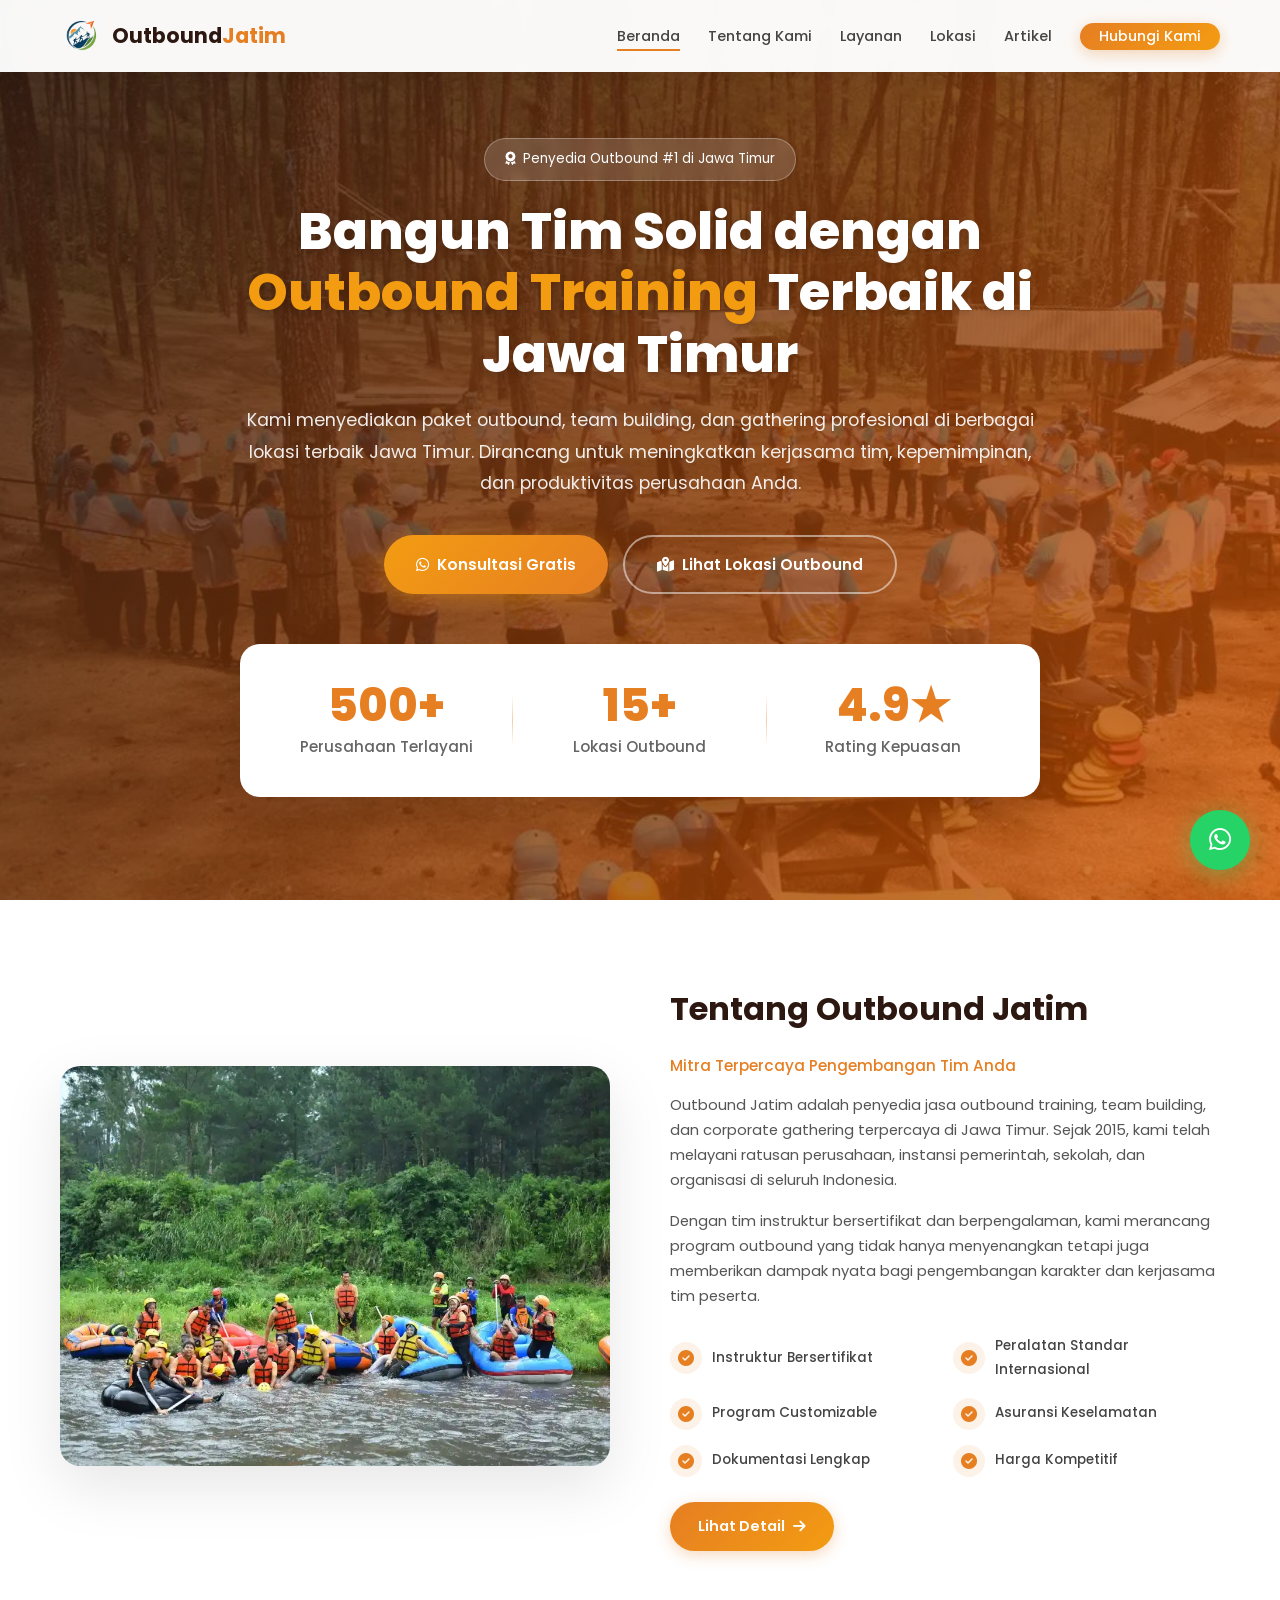
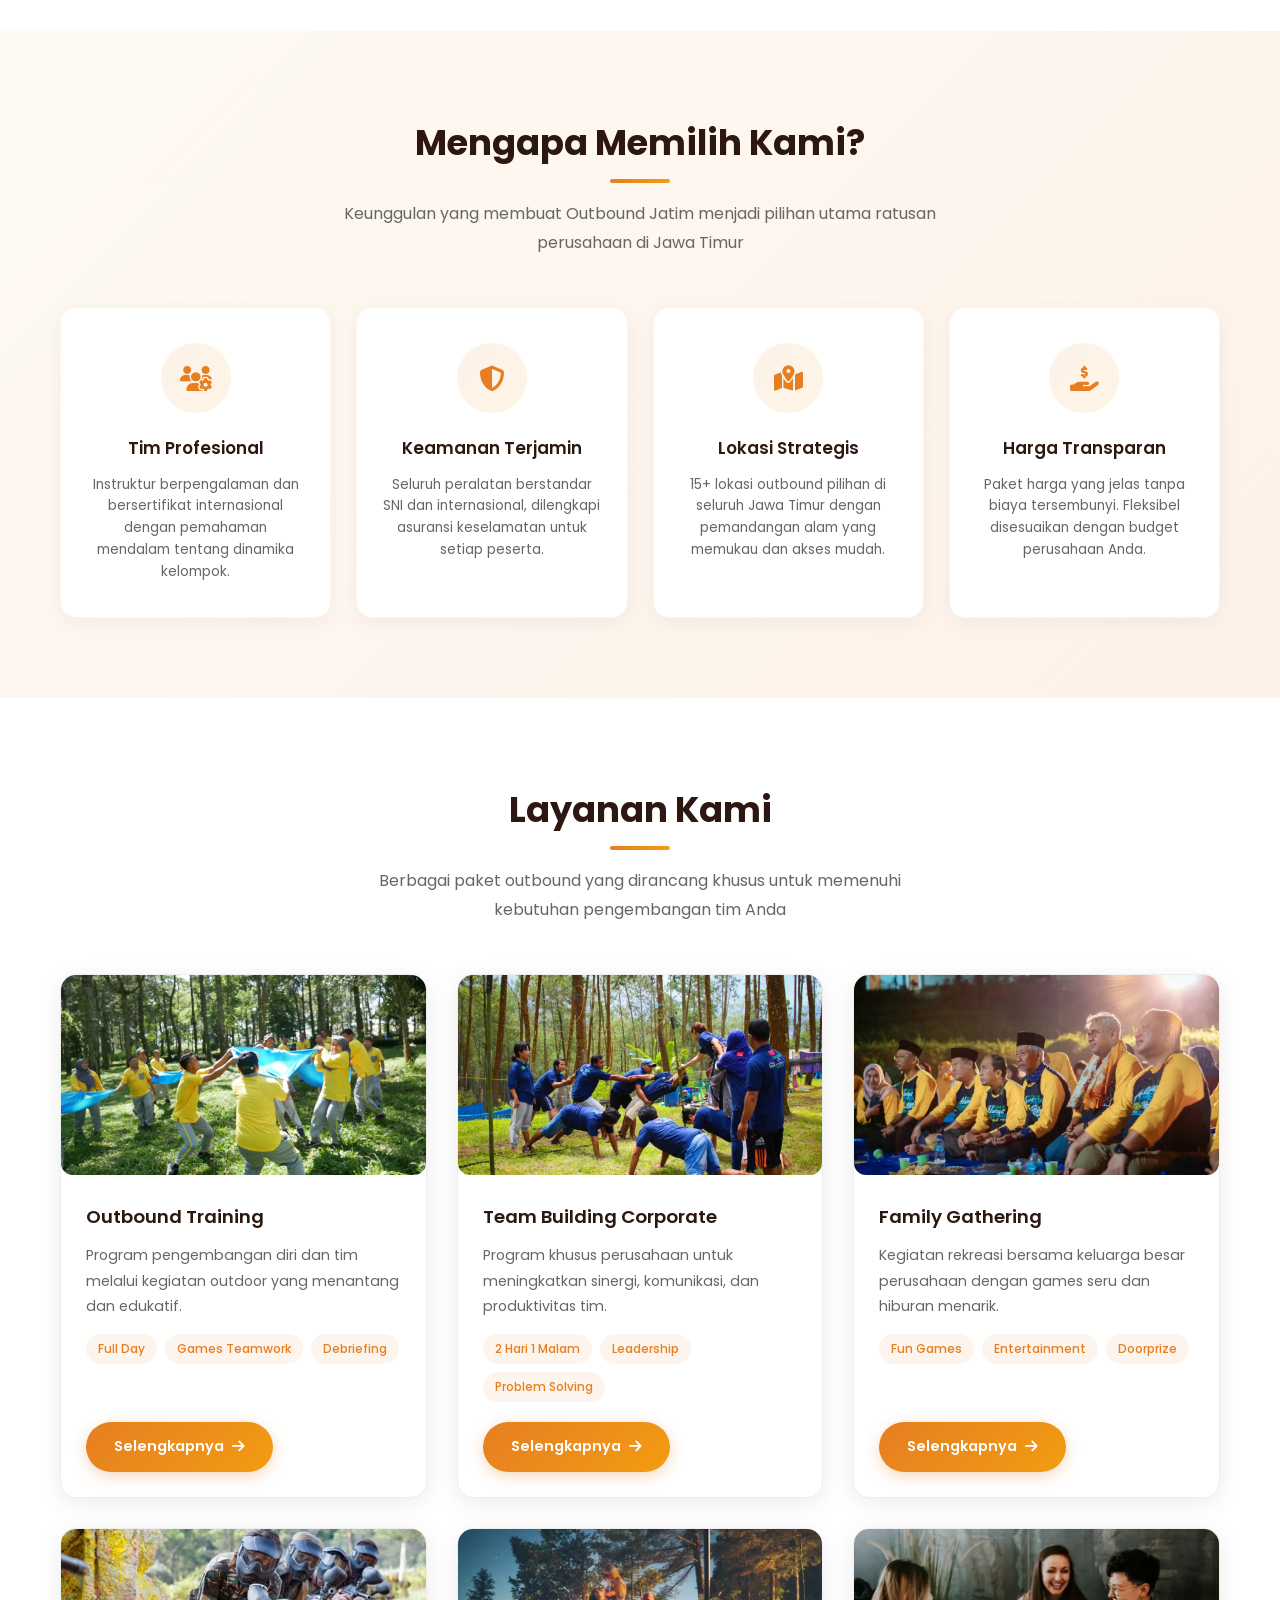
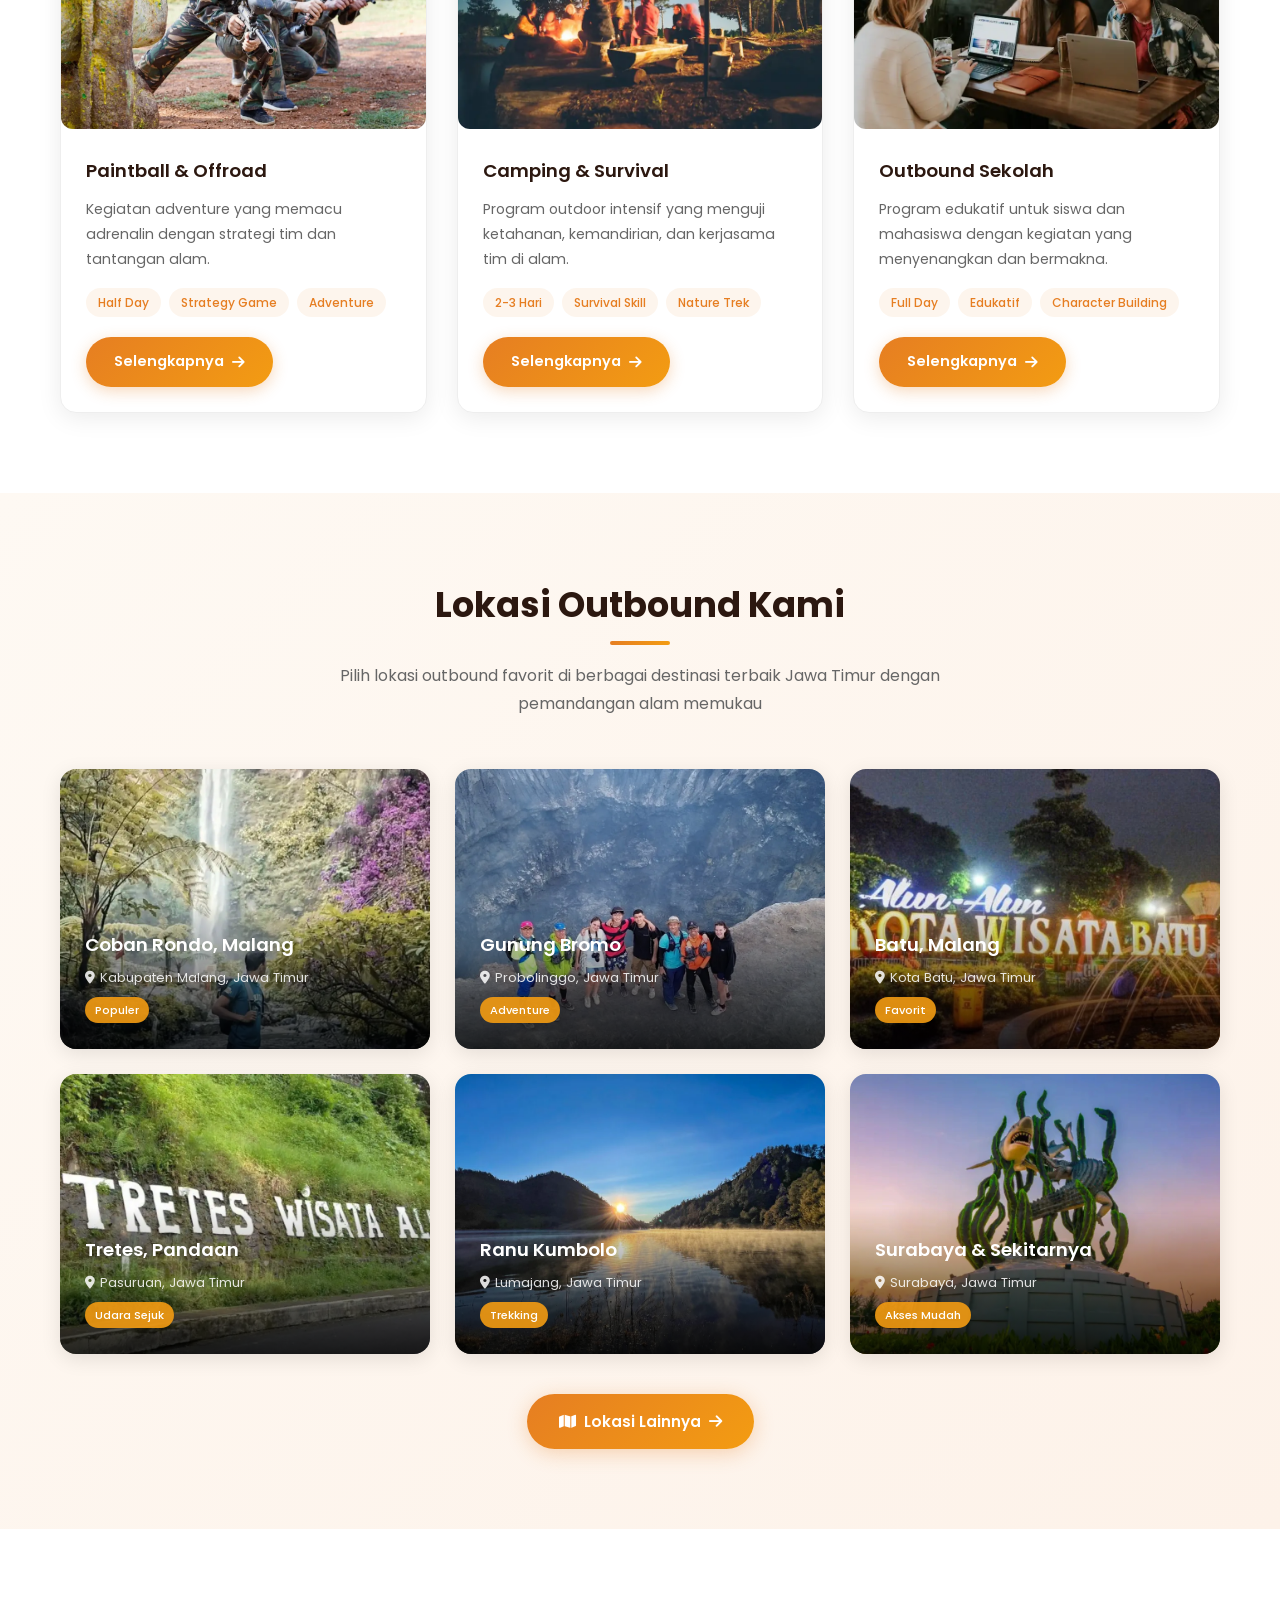
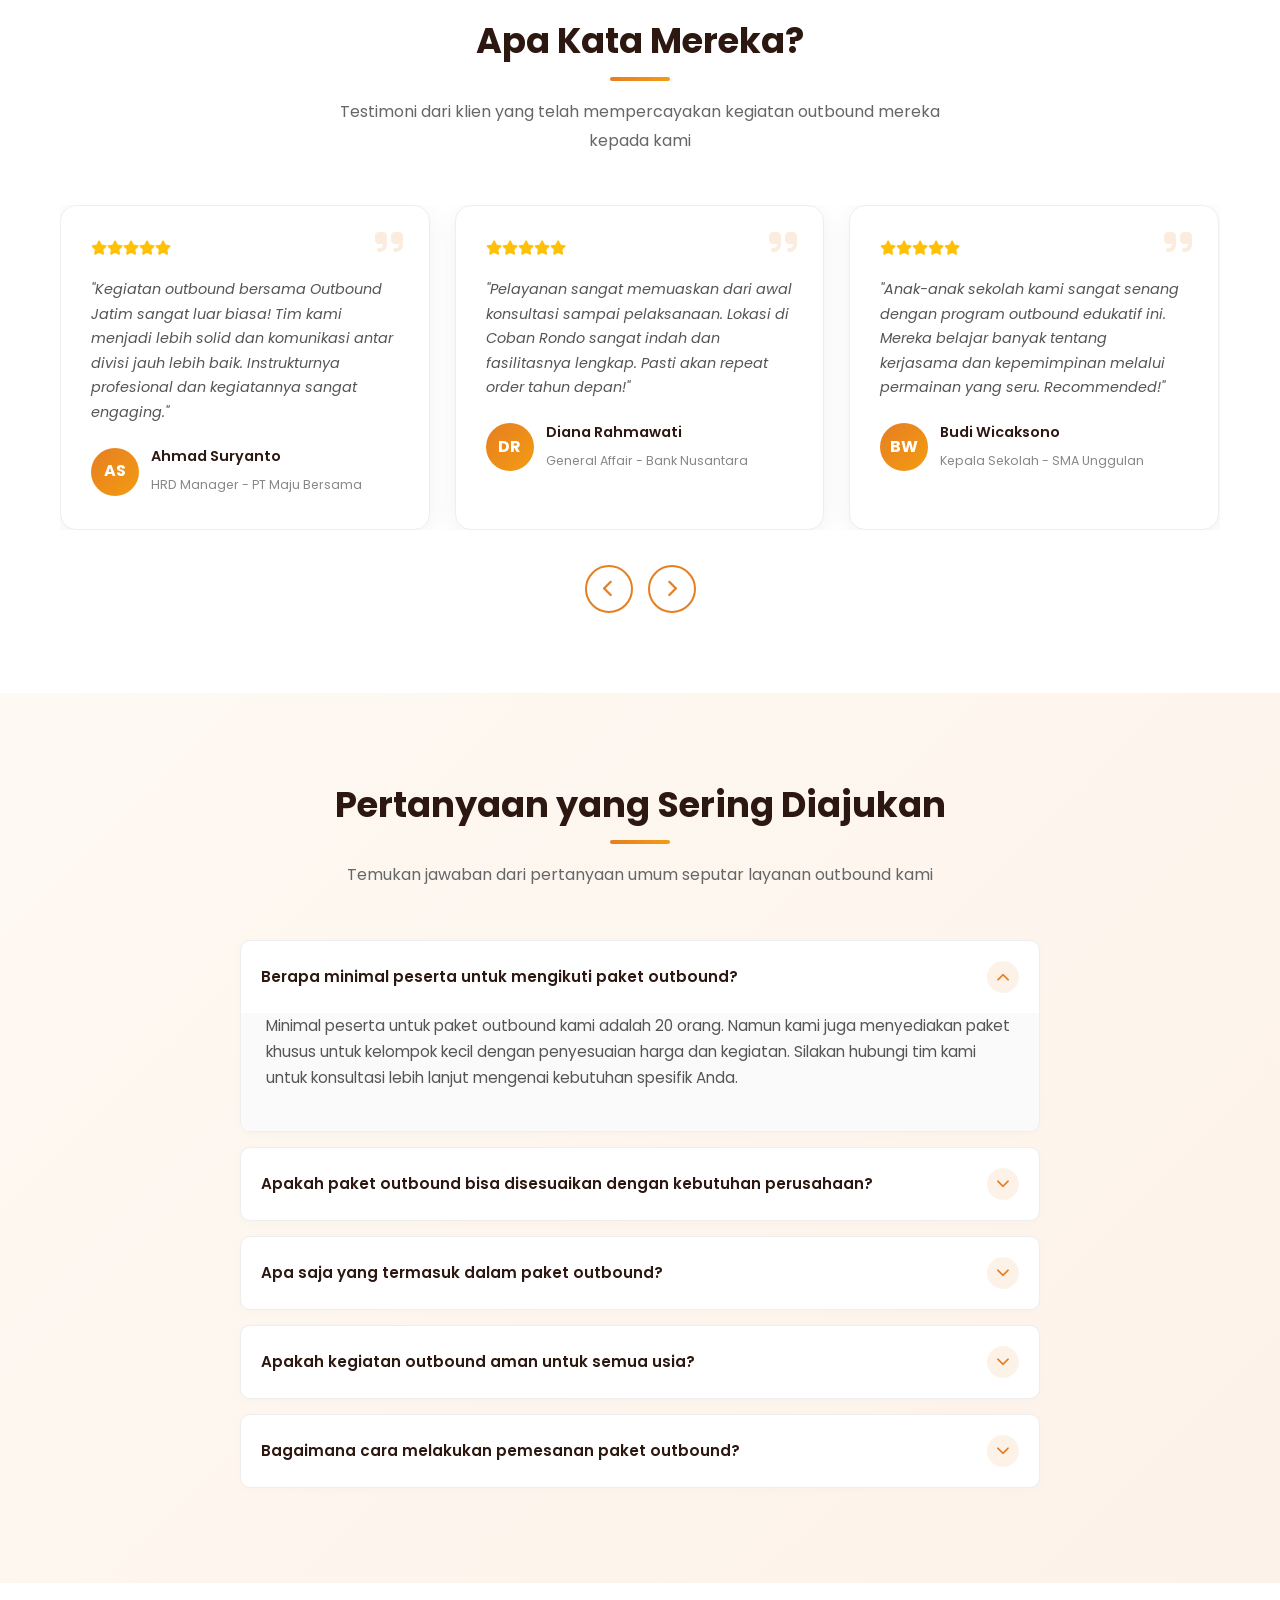
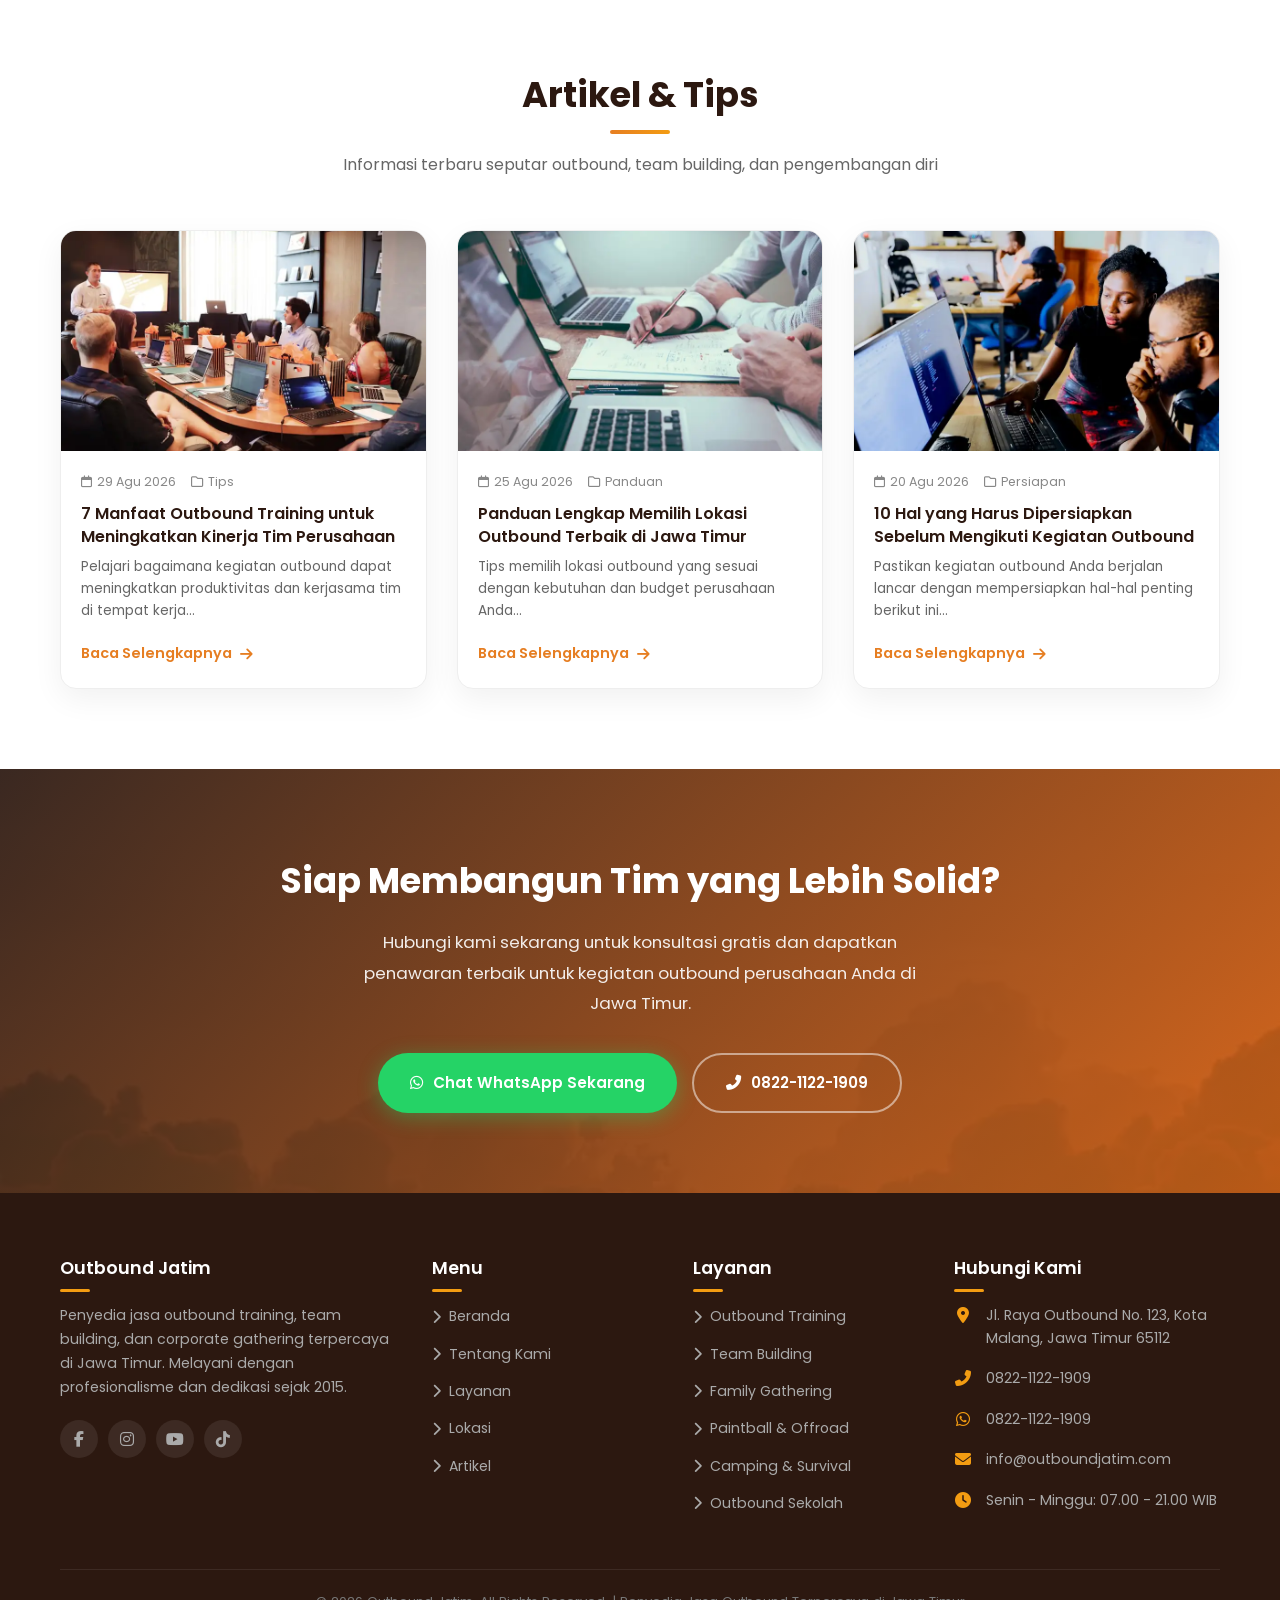
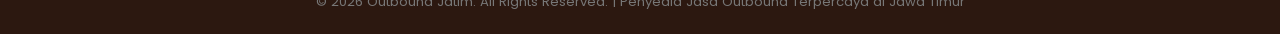
<file: index.html>
<!DOCTYPE html>
<html lang="id">

<head>
    <meta charset="UTF-8">
    <meta name="viewport" content="width=device-width, initial-scale=1.0">
    <meta http-equiv="X-UA-Compatible" content="IE=edge">
    <title>Outbound Jatim - Paket Outbound & Team Building Terbaik di Jawa Timur 2026</title>

    <!-- SEO Meta Tags -->
    <meta name="description"
        content="Outbound Jatim menyediakan paket outbound, team building, gathering, dan pelatihan di berbagai lokasi terbaik Jawa Timur. Fasilitas lengkap, instruktur berpengalaman. Hubungi kami sekarang!">
    <meta name="keywords"
        content="outbound jatim, outbound jawa timur, paket outbound, team building jatim, outbound malang, outbound surabaya, outbound batu, outbound bromo, gathering perusahaan, outbound training, outbound murah jatim, jasa outbound jatim">
    <meta name="author" content="Outbound Jatim">
    <meta name="robots" content="index, follow, max-snippet:-1, max-image-preview:large, max-video-preview:-1">
    <link rel="canonical" href="https://outboundjatim.web.id/">


    <!-- Favicon -->
    <link rel="icon" href="assets/img/logo-outbound-jatim.webp" type="image/webp">
    <link rel="apple-touch-icon" href="assets/img/logo-outbound-jatim.webp">

    <!-- Open Graph / Facebook -->
    <meta property="og:type" content="website">
    <meta property="og:url" content="https://outboundjatim.web.id/">
    <meta property="og:title" content="Outbound Jatim - Paket Outbound & Team Building Terbaik di Jawa Timur 2026">
    <meta property="og:description"
        content="Penyedia jasa outbound terpercaya di Jawa Timur. Paket lengkap untuk corporate, sekolah, dan umum. Instruktur profesional & fasilitas terbaik.">
    <meta property="og:image" content="https://outboundjatim.web.id/assets/img/logo-outbound-jatim.webp">
    <meta property="og:site_name" content="Outbound Jatim">
    <meta property="og:locale" content="id_ID">

    <!-- Twitter -->
    <meta name="twitter:card" content="summary_large_image">
    <meta name="twitter:url" content="https://outboundjatim.web.id/">
    <meta name="twitter:title" content="Outbound Jatim - Paket Outbound & Team Building Terbaik 2026">
    <meta name="twitter:description"
        content="Penyedia jasa outbound terpercaya di Jawa Timur dengan berbagai paket lengkap.">
    <meta name="twitter:image" content="https://outboundjatim.web.id/assets/img/logo-outbound-jatim.webp">

    <!-- Geo Meta Tags -->
    <meta name="geo.region" content="ID-JI">
    <meta name="geo.placename" content="Jawa Timur">
    <meta name="geo.position" content="-7.7956;112.2421">
    <meta name="ICBM" content="-7.7956, 112.2421">

    <!-- Schema.org Structured Data -->
    <script type="application/ld+json">
    {
        "@context": "https://schema.org",
        "@type": "LocalBusiness",
        "name": "Outbound Jatim",
        "description": "Penyedia jasa outbound, team building, dan gathering terpercaya di Jawa Timur",
        "url": "https://outboundjatim.web.id",
        "telephone": "+6282211221909",
        "address": {
            "@type": "PostalAddress",
            "addressLocality": "Malang",
            "addressRegion": "Jawa Timur",
            "addressCountry": "ID"
        },
        "geo": {
            "@type": "GeoCoordinates",
            "latitude": "-7.7956",
            "longitude": "112.2421"
        },
        "openingHours": "Mo-Su 07:00-21:00",
        "priceRange": "Rp 150.000 - Rp 500.000",
        "areaServed": {
            "@type": "State",
            "name": "Jawa Timur"
        }
    }
    </script>
    <script type="application/ld+json">
    {
        "@context": "https://schema.org",
        "@type": "FAQPage",
        "mainEntity": [
            {
                "@type": "Question",
                "name": "Berapa minimal peserta untuk mengikuti paket outbound?",
                "acceptedAnswer": {
                    "@type": "Answer",
                    "text": "Minimal peserta untuk paket outbound kami adalah 20 orang. Namun kami juga menyediakan paket khusus untuk kelompok kecil dengan penyesuaian harga dan kegiatan."
                }
            },
            {
                "@type": "Question",
                "name": "Apakah paket outbound bisa disesuaikan dengan kebutuhan perusahaan?",
                "acceptedAnswer": {
                    "@type": "Answer",
                    "text": "Ya, kami menyediakan paket custom yang dapat disesuaikan dengan tujuan, budget, dan kebutuhan spesifik perusahaan Anda. Tim kami akan membantu merancang program yang tepat."
                }
            },
            {
                "@type": "Question",
                "name": "Apa saja yang termasuk dalam paket outbound?",
                "acceptedAnswer": {
                    "@type": "Answer",
                    "text": "Paket outbound kami mencakup fasilitas permainan outbound, instruktur profesional, peralatan lengkap, dokumentasi foto/video, P3K, konsumsi, dan sertifikat peserta."
                }
            },
            {
                "@type": "Question",
                "name": "Apakah outbound aman untuk semua usia?",
                "acceptedAnswer": {
                    "@type": "Answer",
                    "text": "Keamanan adalah prioritas utama kami. Semua kegiatan dirancang sesuai tingkat kesulitan yang aman dan kami menyediakan instruktur bersertifikat serta peralatan berstandar keselamatan internasional."
                }
            },
            {
                "@type": "Question",
                "name": "Bagaimana cara melakukan pemesanan paket outbound?",
                "acceptedAnswer": {
                    "@type": "Answer",
                    "text": "Anda dapat menghubungi kami melalui WhatsApp di 0822-1122-1909 atau mengisi formulir di website. Tim kami akan merespons dalam waktu kurang dari 1 jam pada jam kerja."
                }
            }
        ]
    }
    </script>


    <!-- PageSpeed Optimizations -->
    <link rel="dns-prefetch" href="https://fonts.googleapis.com">
    <link rel="dns-prefetch" href="https://fonts.gstatic.com">

    <!-- Preload Hero Image -->
    <link rel="preload" as="image" href="assets/img/hero-outbound-jatim.webp">

    <!-- Google Fonts -->
    <link rel="preconnect" href="https://fonts.googleapis.com">
    <link rel="preconnect" href="https://fonts.gstatic.com" crossorigin>
    <link rel="preload" as="style" href="https://fonts.googleapis.com/css2?family=Poppins:wght@300;400;500;600;700;800;900&display=swap">
    <link rel="stylesheet" href="https://fonts.googleapis.com/css2?family=Poppins:wght@300;400;500;600;700;800;900&display=swap" media="print" onload="this.media='all'">
    <noscript>
        <link rel="stylesheet" href="https://fonts.googleapis.com/css2?family=Poppins:wght@300;400;500;600;700;800;900&display=swap">
    </noscript>

    <!-- Font Awesome -->
    <link rel="preload" as="style" href="https://cdnjs.cloudflare.com/ajax/libs/font-awesome/6.5.0/css/all.min.css">
    <link rel="stylesheet" href="https://cdnjs.cloudflare.com/ajax/libs/font-awesome/6.5.0/css/all.min.css" media="print" onload="this.media='all'">
    <noscript>
        <link rel="stylesheet" href="https://cdnjs.cloudflare.com/ajax/libs/font-awesome/6.5.0/css/all.min.css">
    </noscript>


    <link rel="stylesheet" href="assets/css/style.css">
</head>

<body>

    <!-- ===== NAVBAR ===== -->
    <nav class="navbar" role="navigation" aria-label="Main navigation">
        <div class="container">
            <a href="index.html" class="navbar-brand" aria-label="Outbound Jatim - Beranda">
                <img src="assets/img/logo-outbound-jatim.webp" alt="Logo Outbound Jatim"
                    style="height: 42px; width: auto; object-fit: contain;">
                <h1>Outbound<span>Jatim</span></h1>
            </a>
            <ul class="nav-links" id="navLinks">
                <li><a href="index.html#beranda" class="active">Beranda</a></li>
                <li><a href="about.html">Tentang Kami</a></li>
                <li><a href="layanan.html">Layanan</a></li>
                <li><a href="lokasi.html">Lokasi</a></li>
                <li><a href="artikel.html">Artikel</a></li>
                <li><a href="https://wa.me/6282211221909" class="btn-hubungi" target="_blank" rel="noopener">Hubungi
                        Kami</a></li>
            </ul>
            <div class="hamburger" id="hamburger" aria-label="Toggle menu" role="button" tabindex="0">
                <span></span>
                <span></span>
                <span></span>
            </div>
        </div>
    </nav>
    <div class="nav-overlay" id="navOverlay"></div>

    <!-- ===== HERO SECTION ===== -->
    <section class="hero" id="beranda">
        <div class="container">
            <div class="hero-content">
                <span class="hero-badge"><i class="fas fa-award"></i> &nbsp;Penyedia Outbound #1 di Jawa Timur</span>
                <h2>Bangun Tim Solid dengan <span>Outbound Training</span> Terbaik di Jawa Timur</h2>
                <p>Kami menyediakan paket outbound, team building, dan gathering profesional di berbagai lokasi terbaik
                    Jawa Timur. Dirancang untuk meningkatkan kerjasama tim, kepemimpinan, dan produktivitas perusahaan
                    Anda.</p>
                <div class="hero-buttons">
                    <a href="https://wa.me/6282211221909?text=Halo%20Outbound%20Jatim%2C%20saya%20ingin%20bertanya%20tentang%20paket%20outbound"
                        class="btn-primary" target="_blank" rel="noopener">
                        <i class="fab fa-whatsapp"></i> Konsultasi Gratis
                    </a>
                    <a href="#lokasi" class="btn-secondary">
                        <i class="fas fa-map-marked-alt"></i> Lihat Lokasi Outbound
                    </a>
                </div>
                <div class="hero-stats">
                    <div class="hero-stat">
                        <h3>500+</h3>
                        <p>Perusahaan Terlayani</p>
                    </div>
                    <div class="hero-stat">
                        <h3>15+</h3>
                        <p>Lokasi Outbound</p>
                    </div>
                    <div class="hero-stat">
                        <h3>4.9★</h3>
                        <p>Rating Kepuasan</p>
                    </div>
                </div>
            </div>
        </div>
    </section>

    <!-- ===== TENTANG KAMI ===== -->
    <section class="tentang-kami section-padding" id="tentang-kami">
        <div class="container">
            <div class="tentang-grid">
                <div class="tentang-image">
                    <img src="assets/img/rafting-songgon.webp"
                        alt="Tim Outbound Jatim - Kegiatan Team Building di Jawa Timur" loading="lazy" width="800" height="533">
                </div>
                <div class="tentang-text">
                    <h2>Tentang Outbound Jatim</h2>
                    <p class="tentang-subtitle">Mitra Terpercaya Pengembangan Tim Anda</p>
                    <p>Outbound Jatim adalah penyedia jasa outbound training, team building, dan corporate gathering
                        terpercaya di Jawa Timur. Sejak 2015, kami telah melayani ratusan perusahaan, instansi
                        pemerintah, sekolah, dan organisasi di seluruh Indonesia.</p>
                    <p>Dengan tim instruktur bersertifikat dan berpengalaman, kami merancang program outbound yang tidak
                        hanya menyenangkan tetapi juga memberikan dampak nyata bagi pengembangan karakter dan kerjasama
                        tim peserta.</p>
                    <div class="tentang-features">
                        <div class="tentang-feature">
                            <i class="fas fa-check-circle"></i>
                            <span>Instruktur Bersertifikat</span>
                        </div>
                        <div class="tentang-feature">
                            <i class="fas fa-check-circle"></i>
                            <span>Peralatan Standar Internasional</span>
                        </div>
                        <div class="tentang-feature">
                            <i class="fas fa-check-circle"></i>
                            <span>Program Customizable</span>
                        </div>
                        <div class="tentang-feature">
                            <i class="fas fa-check-circle"></i>
                            <span>Asuransi Keselamatan</span>
                        </div>
                        <div class="tentang-feature">
                            <i class="fas fa-check-circle"></i>
                            <span>Dokumentasi Lengkap</span>
                        </div>
                        <div class="tentang-feature">
                            <i class="fas fa-check-circle"></i>
                            <span>Harga Kompetitif</span>
                        </div>
                    </div>
                    <a href="about.html" class="btn-lihat-detail">
                        Lihat Detail <i class="fas fa-arrow-right"></i>
                    </a>
                </div>
            </div>
        </div>
    </section>

    <!-- ===== VALUE PROPOSITION ===== -->
    <section class="value-proposition section-padding" id="value">
        <div class="container">
            <div class="section-title">
                <h2>Mengapa Memilih Kami?</h2>
                <p>Keunggulan yang membuat Outbound Jatim menjadi pilihan utama ratusan perusahaan di Jawa Timur</p>
            </div>
            <div class="value-grid">
                <div class="value-card">
                    <div class="icon"><i class="fas fa-users-cog"></i></div>
                    <h3>Tim Profesional</h3>
                    <p>Instruktur berpengalaman dan bersertifikat internasional dengan pemahaman mendalam tentang
                        dinamika kelompok.</p>
                </div>
                <div class="value-card">
                    <div class="icon"><i class="fas fa-shield-alt"></i></div>
                    <h3>Keamanan Terjamin</h3>
                    <p>Seluruh peralatan berstandar SNI dan internasional, dilengkapi asuransi keselamatan untuk setiap
                        peserta.</p>
                </div>
                <div class="value-card">
                    <div class="icon"><i class="fas fa-map-marked-alt"></i></div>
                    <h3>Lokasi Strategis</h3>
                    <p>15+ lokasi outbound pilihan di seluruh Jawa Timur dengan pemandangan alam yang memukau dan akses
                        mudah.</p>
                </div>
                <div class="value-card">
                    <div class="icon"><i class="fas fa-hand-holding-usd"></i></div>
                    <h3>Harga Transparan</h3>
                    <p>Paket harga yang jelas tanpa biaya tersembunyi. Fleksibel disesuaikan dengan budget perusahaan
                        Anda.</p>
                </div>
            </div>
        </div>
    </section>

    <!-- ===== LAYANAN ===== -->
    <section class="layanan section-padding" id="layanan">
        <div class="container">
            <div class="section-title">
                <h2>Layanan Kami</h2>
                <p>Berbagai paket outbound yang dirancang khusus untuk memenuhi kebutuhan pengembangan tim Anda</p>
            </div>
            <div class="layanan-grid">
                <article class="layanan-card">
                    <div class="card-image">
                        <img src="assets/img/galeri/jasa-outbound-training.webp"
                            alt="Paket Outbound Training Jawa Timur" loading="lazy" width="800" height="533">
                    </div>
                    <div class="card-body">
                        <h3>Outbound Training</h3>
                        <p>Program pengembangan diri dan tim melalui kegiatan outdoor yang menantang dan edukatif.</p>
                        <div class="card-features">
                            <span>Full Day</span>
                            <span>Games Teamwork</span>
                            <span>Debriefing</span>
                        </div>
                        <div class="btn-detail-wrapper">
                            <a href="https://wa.me/6282211221909?text=Halo%2C%20saya%20tertarik%20dengan%20paket%20Outbound%20Training"
                                class="btn-detail" target="_blank" rel="noopener">
                                Selengkapnya <i class="fas fa-arrow-right"></i>
                            </a>
                        </div>
                    </div>
                </article>
                <article class="layanan-card">
                    <div class="card-image">
                        <img src="assets/img/galeri/layanan-team-building-corporate.webp"
                            alt="Paket Team Building Corporate Jatim" loading="lazy" width="800" height="533">
                    </div>
                    <div class="card-body">
                        <h3>Team Building Corporate</h3>
                        <p>Program khusus perusahaan untuk meningkatkan sinergi, komunikasi, dan produktivitas tim.</p>
                        <div class="card-features">
                            <span>2 Hari 1 Malam</span>
                            <span>Leadership</span>
                            <span>Problem Solving</span>
                        </div>
                        <div class="btn-detail-wrapper">
                            <a href="https://wa.me/6282211221909?text=Halo%2C%20saya%20tertarik%20dengan%20paket%20Team%20Building"
                                class="btn-detail" target="_blank" rel="noopener">
                                Selengkapnya <i class="fas fa-arrow-right"></i>
                            </a>
                        </div>
                    </div>
                </article>
                <article class="layanan-card">
                    <div class="card-image">
                        <img src="assets/img/galeri/layanan-family-gathering.webp"
                            alt="Paket Gathering Perusahaan Jawa Timur" loading="lazy" width="800" height="533">
                    </div>
                    <div class="card-body">
                        <h3>Family Gathering</h3>
                        <p>Kegiatan rekreasi bersama keluarga besar perusahaan dengan games seru dan hiburan menarik.
                        </p>
                        <div class="card-features">
                            <span>Fun Games</span>
                            <span>Entertainment</span>
                            <span>Doorprize</span>
                        </div>
                        <div class="btn-detail-wrapper">
                            <a href="https://wa.me/6282211221909?text=Halo%2C%20saya%20tertarik%20dengan%20paket%20Family%20Gathering"
                                class="btn-detail" target="_blank" rel="noopener">
                                Selengkapnya <i class="fas fa-arrow-right"></i>
                            </a>
                        </div>
                    </div>
                </article>
                <article class="layanan-card">
                    <div class="card-image">
                        <img src="assets/img/galeri/layanan-paintball-dan-offroad.webp"
                            alt="Paket Paintball dan Offroad Jawa Timur" loading="lazy" width="800" height="533">
                    </div>
                    <div class="card-body">
                        <h3>Paintball & Offroad</h3>
                        <p>Kegiatan adventure yang memacu adrenalin dengan strategi tim dan tantangan alam.</p>
                        <div class="card-features">
                            <span>Half Day</span>
                            <span>Strategy Game</span>
                            <span>Adventure</span>
                        </div>
                        <div class="btn-detail-wrapper">
                            <a href="https://wa.me/6282211221909?text=Halo%2C%20saya%20tertarik%20dengan%20paket%20Paintball"
                                class="btn-detail" target="_blank" rel="noopener">
                                Selengkapnya <i class="fas fa-arrow-right"></i>
                            </a>
                        </div>
                    </div>
                </article>
                <article class="layanan-card">
                    <div class="card-image">
                        <img src="assets/img/galeri/layanan-camping.webp" alt="Paket Camping dan Survival Jawa Timur"
                            loading="lazy" width="800" height="533">
                    </div>
                    <div class="card-body">
                        <h3>Camping & Survival</h3>
                        <p>Program outdoor intensif yang menguji ketahanan, kemandirian, dan kerjasama tim di alam.</p>
                        <div class="card-features">
                            <span>2-3 Hari</span>
                            <span>Survival Skill</span>
                            <span>Nature Trek</span>
                        </div>
                        <div class="btn-detail-wrapper">
                            <a href="https://wa.me/6282211221909?text=Halo%2C%20saya%20tertarik%20dengan%20paket%20Camping"
                                class="btn-detail" target="_blank" rel="noopener">
                                Selengkapnya <i class="fas fa-arrow-right"></i>
                            </a>
                        </div>
                    </div>
                </article>
                <article class="layanan-card">
                    <div class="card-image">
                        <img src="assets/img/galeri/layanan-training.webp"
                            alt="Paket Outbound Sekolah dan Pendidikan Jatim" loading="lazy" width="800" height="533">
                    </div>
                    <div class="card-body">
                        <h3>Outbound Sekolah</h3>
                        <p>Program edukatif untuk siswa dan mahasiswa dengan kegiatan yang menyenangkan dan bermakna.
                        </p>
                        <div class="card-features">
                            <span>Full Day</span>
                            <span>Edukatif</span>
                            <span>Character Building</span>
                        </div>
                        <div class="btn-detail-wrapper">
                            <a href="https://wa.me/6282211221909?text=Halo%2C%20saya%20tertarik%20dengan%20paket%20Outbound%20Sekolah"
                                class="btn-detail" target="_blank" rel="noopener">
                                Selengkapnya <i class="fas fa-arrow-right"></i>
                            </a>
                        </div>
                    </div>
                </article>
            </div>
        </div>
    </section>

    <!-- ===== LOKASI OUTBOUND ===== -->
    <section class="lokasi section-padding" id="lokasi">
        <div class="container">
            <div class="section-title">
                <h2>Lokasi Outbound Kami</h2>
                <p>Pilih lokasi outbound favorit di berbagai destinasi terbaik Jawa Timur dengan pemandangan alam
                    memukau</p>
            </div>
            <div class="lokasi-grid">
                <div class="lokasi-card">
                    <img src="assets/img/wisata/lokasi-coban-rondo-malang.webp"
                        alt="Lokasi Outbound Coban Rondo Malang Jawa Timur" loading="lazy" width="800" height="533">
                    <div class="overlay">
                        <h3>Coban Rondo, Malang</h3>
                        <p><i class="fas fa-map-marker-alt"></i> Kabupaten Malang, Jawa Timur</p>
                        <span class="lokasi-tag">Populer</span>
                    </div>
                </div>
                <div class="lokasi-card">
                    <img src="assets/img/wisata/lokasi-gunung-bromo.webp" alt="Lokasi Outbound Bromo Jawa Timur"
                        loading="lazy" width="800" height="533">
                    <div class="overlay">
                        <h3>Gunung Bromo</h3>
                        <p><i class="fas fa-map-marker-alt"></i> Probolinggo, Jawa Timur</p>
                        <span class="lokasi-tag">Adventure</span>
                    </div>
                </div>
                <div class="lokasi-card">
                    <img src="assets/img/wisata/lokasi-alun-alun-batu.webp" alt="Lokasi Outbound Batu Malang Jawa Timur"
                        loading="lazy" width="800" height="533">
                    <div class="overlay">
                        <h3>Batu, Malang</h3>
                        <p><i class="fas fa-map-marker-alt"></i> Kota Batu, Jawa Timur</p>
                        <span class="lokasi-tag">Favorit</span>
                    </div>
                </div>
                <div class="lokasi-card">
                    <img src="assets/img/wisata/lokasi-tretes-pandaan.webp"
                        alt="Lokasi Outbound Tretes Pandaan Jawa Timur" loading="lazy" width="800" height="533">
                    <div class="overlay">
                        <h3>Tretes, Pandaan</h3>
                        <p><i class="fas fa-map-marker-alt"></i> Pasuruan, Jawa Timur</p>
                        <span class="lokasi-tag">Udara Sejuk</span>
                    </div>
                </div>
                <div class="lokasi-card">
                    <img src="assets/img/wisata/lokasi-ranu-kumbolo.webp" alt="Lokasi Outbound Ranu Kumbolo Jawa Timur"
                        loading="lazy" width="800" height="533">
                    <div class="overlay">
                        <h3>Ranu Kumbolo</h3>
                        <p><i class="fas fa-map-marker-alt"></i> Lumajang, Jawa Timur</p>
                        <span class="lokasi-tag">Trekking</span>
                    </div>
                </div>
                <div class="lokasi-card">
                    <img src="assets/img/wisata/lokasi-outbound-wisata-surabaya.webp"
                        alt="Lokasi Outbound Surabaya Jawa Timur" loading="lazy" width="800" height="533">
                    <div class="overlay">
                        <h3>Surabaya & Sekitarnya</h3>
                        <p><i class="fas fa-map-marker-alt"></i> Surabaya, Jawa Timur</p>
                        <span class="lokasi-tag">Akses Mudah</span>
                    </div>
                </div>
            </div>
            <div class="lokasi-cta">
                <a href="lokasi.html" class="btn-lokasi-lainnya">
                    <i class="fas fa-map"></i> Lokasi Lainnya <i class="fas fa-arrow-right"></i>
                </a>
            </div>
        </div>
    </section>

    <!-- ===== TESTIMONI ===== -->
    <section class="testimoni section-padding" id="testimoni">
        <div class="container">
            <div class="section-title">
                <h2>Apa Kata Mereka?</h2>
                <p>Testimoni dari klien yang telah mempercayakan kegiatan outbound mereka kepada kami</p>
            </div>
            <div class="testimoni-wrapper">
                <div class="testimoni-track" id="testimoniTrack">
                    <div class="testimoni-slide">
                        <i class="fas fa-quote-right quote-icon"></i>
                        <div class="stars">
                            <i class="fas fa-star"></i><i class="fas fa-star"></i><i class="fas fa-star"></i><i
                                class="fas fa-star"></i><i class="fas fa-star"></i>
                        </div>
                        <p>"Kegiatan outbound bersama Outbound Jatim sangat luar biasa! Tim kami menjadi lebih solid dan
                            komunikasi antar divisi jauh lebih baik. Instrukturnya profesional dan kegiatannya sangat
                            engaging."</p>
                        <div class="client-info">
                            <div class="avatar">AS</div>
                            <div class="info">
                                <h4>Ahmad Suryanto</h4>
                                <span>HRD Manager - PT Maju Bersama</span>
                            </div>
                        </div>
                    </div>
                    <div class="testimoni-slide">
                        <i class="fas fa-quote-right quote-icon"></i>
                        <div class="stars">
                            <i class="fas fa-star"></i><i class="fas fa-star"></i><i class="fas fa-star"></i><i
                                class="fas fa-star"></i><i class="fas fa-star"></i>
                        </div>
                        <p>"Pelayanan sangat memuaskan dari awal konsultasi sampai pelaksanaan. Lokasi di Coban Rondo
                            sangat indah dan fasilitasnya lengkap. Pasti akan repeat order tahun depan!"</p>
                        <div class="client-info">
                            <div class="avatar">DR</div>
                            <div class="info">
                                <h4>Diana Rahmawati</h4>
                                <span>General Affair - Bank Nusantara</span>
                            </div>
                        </div>
                    </div>
                    <div class="testimoni-slide">
                        <i class="fas fa-quote-right quote-icon"></i>
                        <div class="stars">
                            <i class="fas fa-star"></i><i class="fas fa-star"></i><i class="fas fa-star"></i><i
                                class="fas fa-star"></i><i class="fas fa-star"></i>
                        </div>
                        <p>"Anak-anak sekolah kami sangat senang dengan program outbound edukatif ini. Mereka belajar
                            banyak tentang kerjasama dan kepemimpinan melalui permainan yang seru. Recommended!"</p>
                        <div class="client-info">
                            <div class="avatar">BW</div>
                            <div class="info">
                                <h4>Budi Wicaksono</h4>
                                <span>Kepala Sekolah - SMA Unggulan</span>
                            </div>
                        </div>
                    </div>
                    <div class="testimoni-slide">
                        <i class="fas fa-quote-right quote-icon"></i>
                        <div class="stars">
                            <i class="fas fa-star"></i><i class="fas fa-star"></i><i class="fas fa-star"></i><i
                                class="fas fa-star"></i><i class="fas fa-star"></i>
                        </div>
                        <p>"Family gathering perusahaan kami di Batu sangat berkesan. Semua keluarga karyawan senang,
                            dari anak-anak sampai orang dewasa. Games-nya kreatif dan tidak monoton. Terima kasih
                            Outbound Jatim!"</p>
                        <div class="client-info">
                            <div class="avatar">SF</div>
                            <div class="info">
                                <h4>Siti Fatimah</h4>
                                <span>CEO - Startup Digital Jatim</span>
                            </div>
                        </div>
                    </div>
                    <div class="testimoni-slide">
                        <i class="fas fa-quote-right quote-icon"></i>
                        <div class="stars">
                            <i class="fas fa-star"></i><i class="fas fa-star"></i><i class="fas fa-star"></i><i
                                class="fas fa-star"></i><i class="fas fa-star"></i>
                        </div>
                        <p>"Sudah 3 kali menggunakan jasa Outbound Jatim dan selalu puas. Harga sangat kompetitif dengan
                            kualitas yang tidak murahan. Tim mereka sangat responsif dan membantu dalam perencanaan."
                        </p>
                        <div class="client-info">
                            <div class="avatar">RH</div>
                            <div class="info">
                                <h4>Rizky Hakim</h4>
                                <span>Operations Director - PT Global Indo</span>
                            </div>
                        </div>
                    </div>
                    <div class="testimoni-slide">
                        <i class="fas fa-quote-right quote-icon"></i>
                        <div class="stars">
                            <i class="fas fa-star"></i><i class="fas fa-star"></i><i class="fas fa-star"></i><i
                                class="fas fa-star"></i><i class="fas fa-star"></i>
                        </div>
                        <p>"Program team building di Bromo benar-benar tak terlupakan! Selain kegiatan outbound yang
                            menantang, pemandangan alamnya juga luar biasa. Peserta kami semua memberikan feedback
                            positif."</p>
                        <div class="client-info">
                            <div class="avatar">ML</div>
                            <div class="info">
                                <h4>Maya Lestari</h4>
                                <span>Training Manager - BUMN Regional</span>
                            </div>
                        </div>
                    </div>
                </div>
            </div>
            <div class="testimoni-controls">
                <button class="testimoni-btn" id="prevBtn" aria-label="Testimoni sebelumnya">
                    <i class="fas fa-chevron-left"></i>
                </button>
                <button class="testimoni-btn" id="nextBtn" aria-label="Testimoni berikutnya">
                    <i class="fas fa-chevron-right"></i>
                </button>
            </div>
        </div>
    </section>

    <!-- ===== FAQ ===== -->
    <section class="faq section-padding" id="faq">
        <div class="container">
            <div class="section-title">
                <h2>Pertanyaan yang Sering Diajukan</h2>
                <p>Temukan jawaban dari pertanyaan umum seputar layanan outbound kami</p>
            </div>
            <div class="faq-container">
                <div class="faq-item active">
                    <div class="faq-question">
                        <h3>Berapa minimal peserta untuk mengikuti paket outbound?</h3>
                        <span class="faq-toggle"><i class="fas fa-chevron-down"></i></span>
                    </div>
                    <div class="faq-answer">
                        <p>Minimal peserta untuk paket outbound kami adalah 20 orang. Namun kami juga menyediakan paket
                            khusus untuk kelompok kecil dengan penyesuaian harga dan kegiatan. Silakan hubungi tim kami
                            untuk konsultasi lebih lanjut mengenai kebutuhan spesifik Anda.</p>
                    </div>
                </div>
                <div class="faq-item">
                    <div class="faq-question">
                        <h3>Apakah paket outbound bisa disesuaikan dengan kebutuhan perusahaan?</h3>
                        <span class="faq-toggle"><i class="fas fa-chevron-down"></i></span>
                    </div>
                    <div class="faq-answer">
                        <p>Ya, kami menyediakan paket custom yang dapat disesuaikan dengan tujuan, budget, dan kebutuhan
                            spesifik perusahaan Anda. Tim kami akan membantu merancang program yang tepat mulai dari
                            durasi, jenis kegiatan, lokasi, hingga fasilitas tambahan yang dibutuhkan.</p>
                    </div>
                </div>
                <div class="faq-item">
                    <div class="faq-question">
                        <h3>Apa saja yang termasuk dalam paket outbound?</h3>
                        <span class="faq-toggle"><i class="fas fa-chevron-down"></i></span>
                    </div>
                    <div class="faq-answer">
                        <p>Paket outbound kami mencakup fasilitas permainan outbound, instruktur profesional
                            bersertifikat, peralatan lengkap berstandar keselamatan, dokumentasi foto dan video, P3K dan
                            tim medis, konsumsi (snack & makan), serta sertifikat peserta. Semua sudah termasuk dalam
                            harga paket.</p>
                    </div>
                </div>
                <div class="faq-item">
                    <div class="faq-question">
                        <h3>Apakah kegiatan outbound aman untuk semua usia?</h3>
                        <span class="faq-toggle"><i class="fas fa-chevron-down"></i></span>
                    </div>
                    <div class="faq-answer">
                        <p>Keamanan adalah prioritas utama kami. Semua kegiatan dirancang sesuai tingkat kesulitan yang
                            aman dan disesuaikan dengan usia serta kondisi fisik peserta. Kami menyediakan instruktur
                            bersertifikat serta peralatan berstandar keselamatan internasional. Asuransi kecelakaan juga
                            termasuk dalam setiap paket.</p>
                    </div>
                </div>
                <div class="faq-item">
                    <div class="faq-question">
                        <h3>Bagaimana cara melakukan pemesanan paket outbound?</h3>
                        <span class="faq-toggle"><i class="fas fa-chevron-down"></i></span>
                    </div>
                    <div class="faq-answer">
                        <p>Anda dapat menghubungi kami melalui WhatsApp di 0822-1122-1909 atau mengisi formulir di
                            website. Tim kami akan merespons dalam waktu kurang dari 1 jam pada jam kerja. Proses
                            pemesanan mudah: konsultasi → penawaran → deal → pelaksanaan. DP minimal 30% untuk
                            mengamankan tanggal kegiatan.</p>
                    </div>
                </div>
            </div>
        </div>
    </section>

    <!-- ===== ARTIKEL ===== -->
    <section class="artikel section-padding" id="artikel">
        <div class="container">
            <div class="section-title">
                <h2>Artikel & Tips</h2>
                <p>Informasi terbaru seputar outbound, team building, dan pengembangan diri</p>
            </div>
            <div class="artikel-grid">
                <article class="artikel-card">
                    <a href="manfaat-outbound-team-building.html">
                        <div class="artikel-image">
                            <img src="assets/img/artikel-manfaat-outbound.webp"
                                alt="Manfaat Outbound untuk Team Building Perusahaan" loading="lazy" width="800" height="533">
                        </div>
                        <div class="artikel-body">
                            <div class="artikel-meta">
                                <span><i class="far fa-calendar"></i> 29 Agu 2026</span>
                                <span><i class="far fa-folder"></i> Tips</span>
                            </div>
                            <h3>7 Manfaat Outbound Training untuk Meningkatkan Kinerja Tim Perusahaan</h3>
                            <p>Pelajari bagaimana kegiatan outbound dapat meningkatkan produktivitas dan kerjasama tim
                                di tempat kerja...</p>
                            <span class="btn-read">Baca Selengkapnya <i class="fas fa-arrow-right"></i></span>
                        </div>
                    </a>
                </article>
                <article class="artikel-card">
                    <a href="panduan-memilih-lokasi-outbound.html">
                        <div class="artikel-image">
                            <img src="assets/img/artikel-lokasi-outbound.webp"
                                alt="Tips Memilih Lokasi Outbound di Jawa Timur" loading="lazy" width="800" height="533">
                        </div>
                        <div class="artikel-body">
                            <div class="artikel-meta">
                                <span><i class="far fa-calendar"></i> 25 Agu 2026</span>
                                <span><i class="far fa-folder"></i> Panduan</span>
                            </div>
                            <h3>Panduan Lengkap Memilih Lokasi Outbound Terbaik di Jawa Timur</h3>
                            <p>Tips memilih lokasi outbound yang sesuai dengan kebutuhan dan budget perusahaan Anda...
                            </p>
                            <span class="btn-read">Baca Selengkapnya <i class="fas fa-arrow-right"></i></span>
                        </div>
                    </a>
                </article>
                <article class="artikel-card">
                    <a href="persiapan-sebelum-kegiatan-outbound.html">
                        <div class="artikel-image">
                            <img src="assets/img/artikel-persiapan-outbound.webp"
                                alt="Persiapan Sebelum Mengikuti Kegiatan Outbound" loading="lazy" width="800" height="533">
                        </div>
                        <div class="artikel-body">
                            <div class="artikel-meta">
                                <span><i class="far fa-calendar"></i> 20 Agu 2026</span>
                                <span><i class="far fa-folder"></i> Persiapan</span>
                            </div>
                            <h3>10 Hal yang Harus Dipersiapkan Sebelum Mengikuti Kegiatan Outbound</h3>
                            <p>Pastikan kegiatan outbound Anda berjalan lancar dengan mempersiapkan hal-hal penting
                                berikut ini...</p>
                            <span class="btn-read">Baca Selengkapnya <i class="fas fa-arrow-right"></i></span>
                        </div>
                    </a>
                </article>
            </div>
        </div>
    </section>

    <!-- ===== CTA ===== -->
    <section class="cta" id="kontak">
        <div class="container">
            <h2>Siap Membangun Tim yang Lebih Solid?</h2>
            <p>Hubungi kami sekarang untuk konsultasi gratis dan dapatkan penawaran terbaik untuk kegiatan outbound
                perusahaan Anda di Jawa Timur.</p>
            <div class="cta-buttons">
                <a href="https://wa.me/6282211221909?text=Halo%20Outbound%20Jatim%2C%20saya%20ingin%20konsultasi%20paket%20outbound"
                    class="btn-cta-wa" target="_blank" rel="noopener">
                    <i class="fab fa-whatsapp"></i> Chat WhatsApp Sekarang
                </a>
                <a href="tel:+6282211221909" class="btn-cta-call">
                    <i class="fas fa-phone-alt"></i> 0822-1122-1909
                </a>
            </div>
        </div>
    </section>

    <!-- ===== FOOTER ===== -->
    <footer class="footer" role="contentinfo">
        <div class="container">
            <div class="footer-grid">
                <div class="footer-col footer-about">
                    <h3>Outbound Jatim</h3>
                    <p>Penyedia jasa outbound training, team building, dan corporate gathering terpercaya di Jawa Timur.
                        Melayani dengan profesionalisme dan dedikasi sejak 2015.</p>
                    <div class="footer-social">
                        <a href="#" aria-label="Facebook Outbound Jatim"><i class="fab fa-facebook-f"></i></a>
                        <a href="#" aria-label="Instagram Outbound Jatim"><i class="fab fa-instagram"></i></a>
                        <a href="#" aria-label="YouTube Outbound Jatim"><i class="fab fa-youtube"></i></a>
                        <a href="#" aria-label="TikTok Outbound Jatim"><i class="fab fa-tiktok"></i></a>
                    </div>
                </div>
                <div class="footer-col">
                    <h3>Menu</h3>
                    <ul class="footer-links">
                        <li><a href="index.html#beranda"><i class="fas fa-chevron-right"></i> Beranda</a></li>
                        <li><a href="about.html"><i class="fas fa-chevron-right"></i> Tentang Kami</a></li>
                        <li><a href="layanan.html"><i class="fas fa-chevron-right"></i> Layanan</a></li>
                        <li><a href="lokasi.html"><i class="fas fa-chevron-right"></i> Lokasi</a></li>
                        <li><a href="artikel.html"><i class="fas fa-chevron-right"></i> Artikel</a></li>
                    </ul>
                </div>
                <div class="footer-col">
                    <h3>Layanan</h3>
                    <ul class="footer-links">
                        <li><a href="layanan.html"><i class="fas fa-chevron-right"></i> Outbound Training</a></li>
                        <li><a href="layanan.html"><i class="fas fa-chevron-right"></i> Team Building</a></li>
                        <li><a href="layanan.html"><i class="fas fa-chevron-right"></i> Family Gathering</a></li>
                        <li><a href="layanan.html"><i class="fas fa-chevron-right"></i> Paintball & Offroad</a></li>
                        <li><a href="layanan.html"><i class="fas fa-chevron-right"></i> Camping & Survival</a></li>
                        <li><a href="layanan.html"><i class="fas fa-chevron-right"></i> Outbound Sekolah</a></li>
                    </ul>
                </div>
                <div class="footer-col">
                    <h3>Hubungi Kami</h3>
                    <ul class="footer-contact">
                        <li>
                            <i class="fas fa-map-marker-alt"></i>
                            <span>Jl. Raya Outbound No. 123, Kota Malang, Jawa Timur 65112</span>
                        </li>
                        <li>
                            <i class="fas fa-phone-alt"></i>
                            <a href="tel:+6282211221909">0822-1122-1909</a>
                        </li>
                        <li>
                            <i class="fab fa-whatsapp"></i>
                            <a href="https://wa.me/6282211221909" target="_blank" rel="noopener">0822-1122-1909</a>
                        </li>
                        <li>
                            <i class="fas fa-envelope"></i>
                            <a href="mailto:info@outboundjatim.com">info@outboundjatim.com</a>
                        </li>
                        <li>
                            <i class="fas fa-clock"></i>
                            <span>Senin - Minggu: 07.00 - 21.00 WIB</span>
                        </li>
                    </ul>
                </div>
            </div>
            <div class="footer-bottom">
                <p>&copy; 2026 Outbound Jatim. All Rights Reserved. | Penyedia Jasa Outbound Terpercaya di Jawa Timur
                </p>
            </div>
        </div>
    </footer>

    <!-- ===== FLOATING BUTTONS ===== -->
    <a href="https://wa.me/6282211221909?text=Halo%20Outbound%20Jatim%2C%20saya%20ingin%20bertanya" class="floating-wa"
        target="_blank" rel="noopener" aria-label="Chat WhatsApp">
        <i class="fab fa-whatsapp"></i>
        <span class="tooltip">Chat dengan kami!</span>
    </a>

    <button class="floating-top" id="floatingTop" aria-label="Kembali ke atas">
        <i class="fas fa-chevron-up"></i>
    </button>

    <!-- ===== JAVASCRIPT ===== -->

    <script src="assets/js/main.js" defer></script>
</body>

</html>
</file>
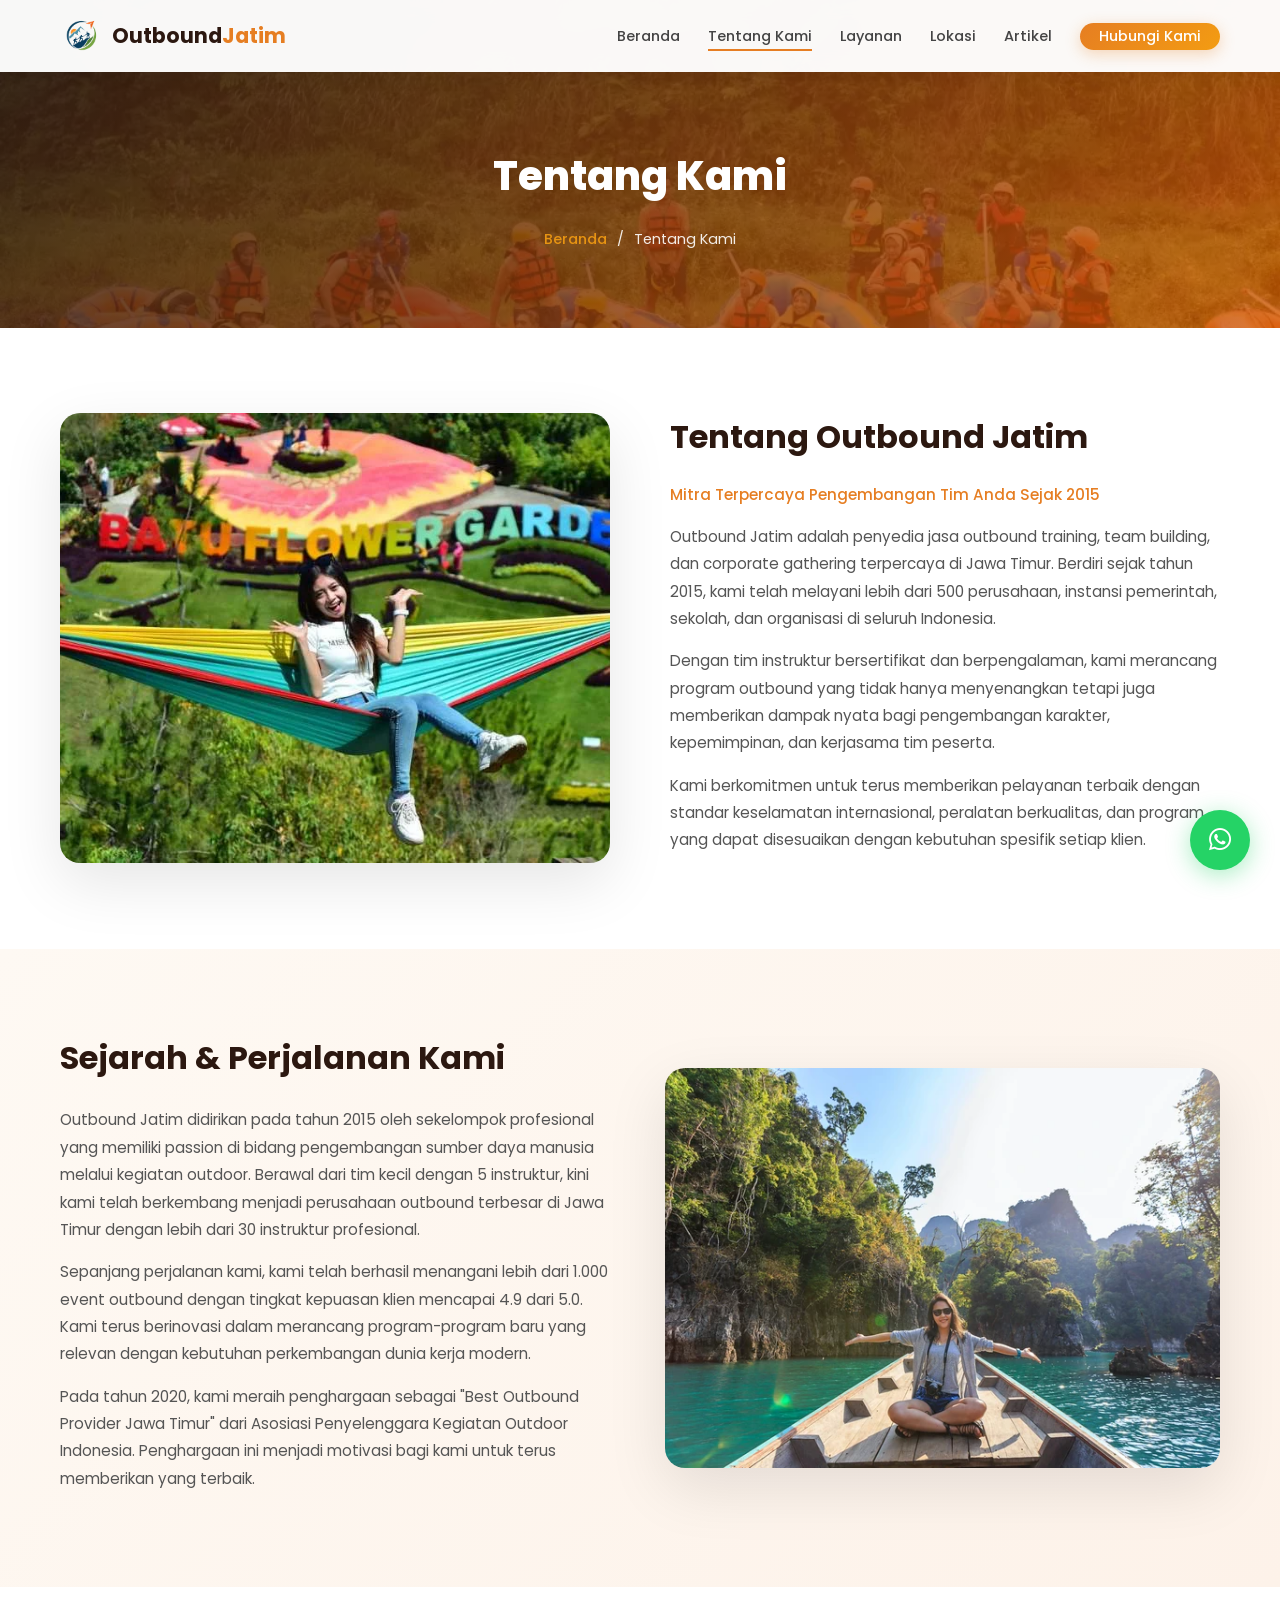
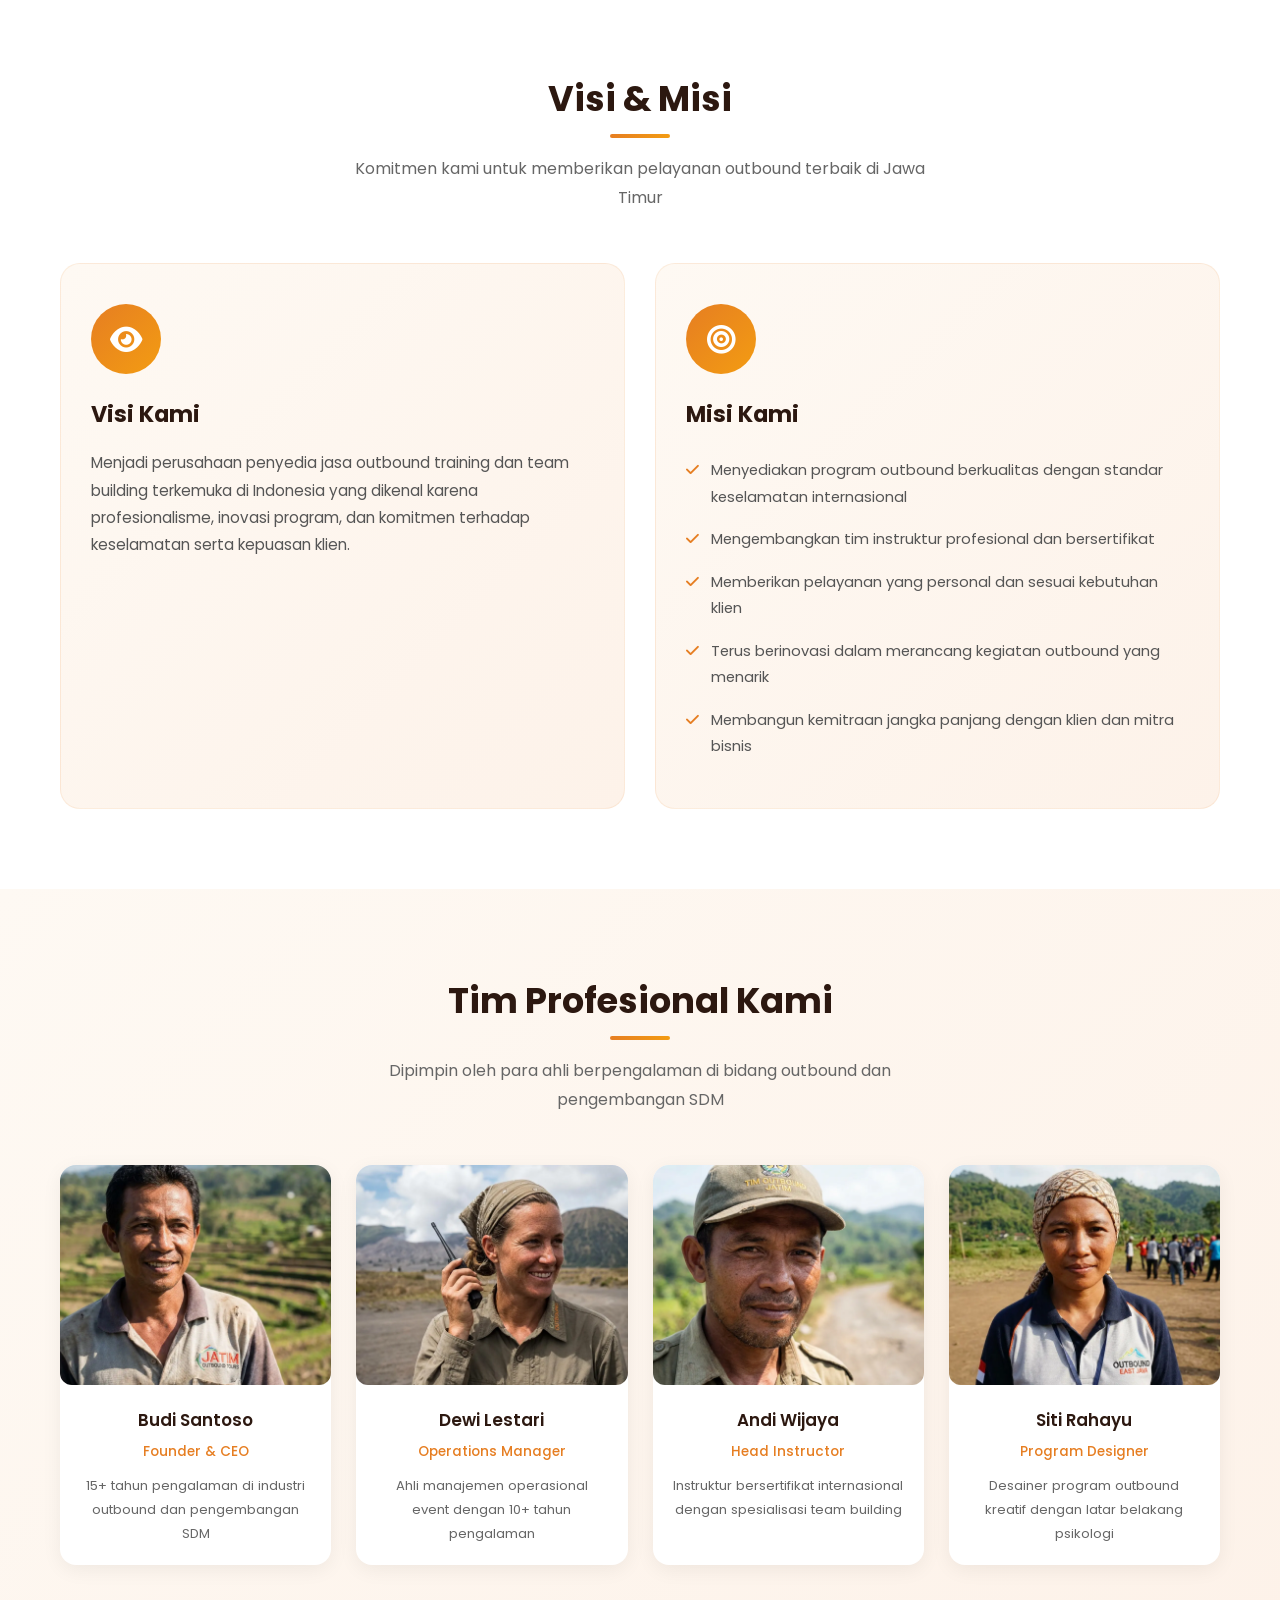
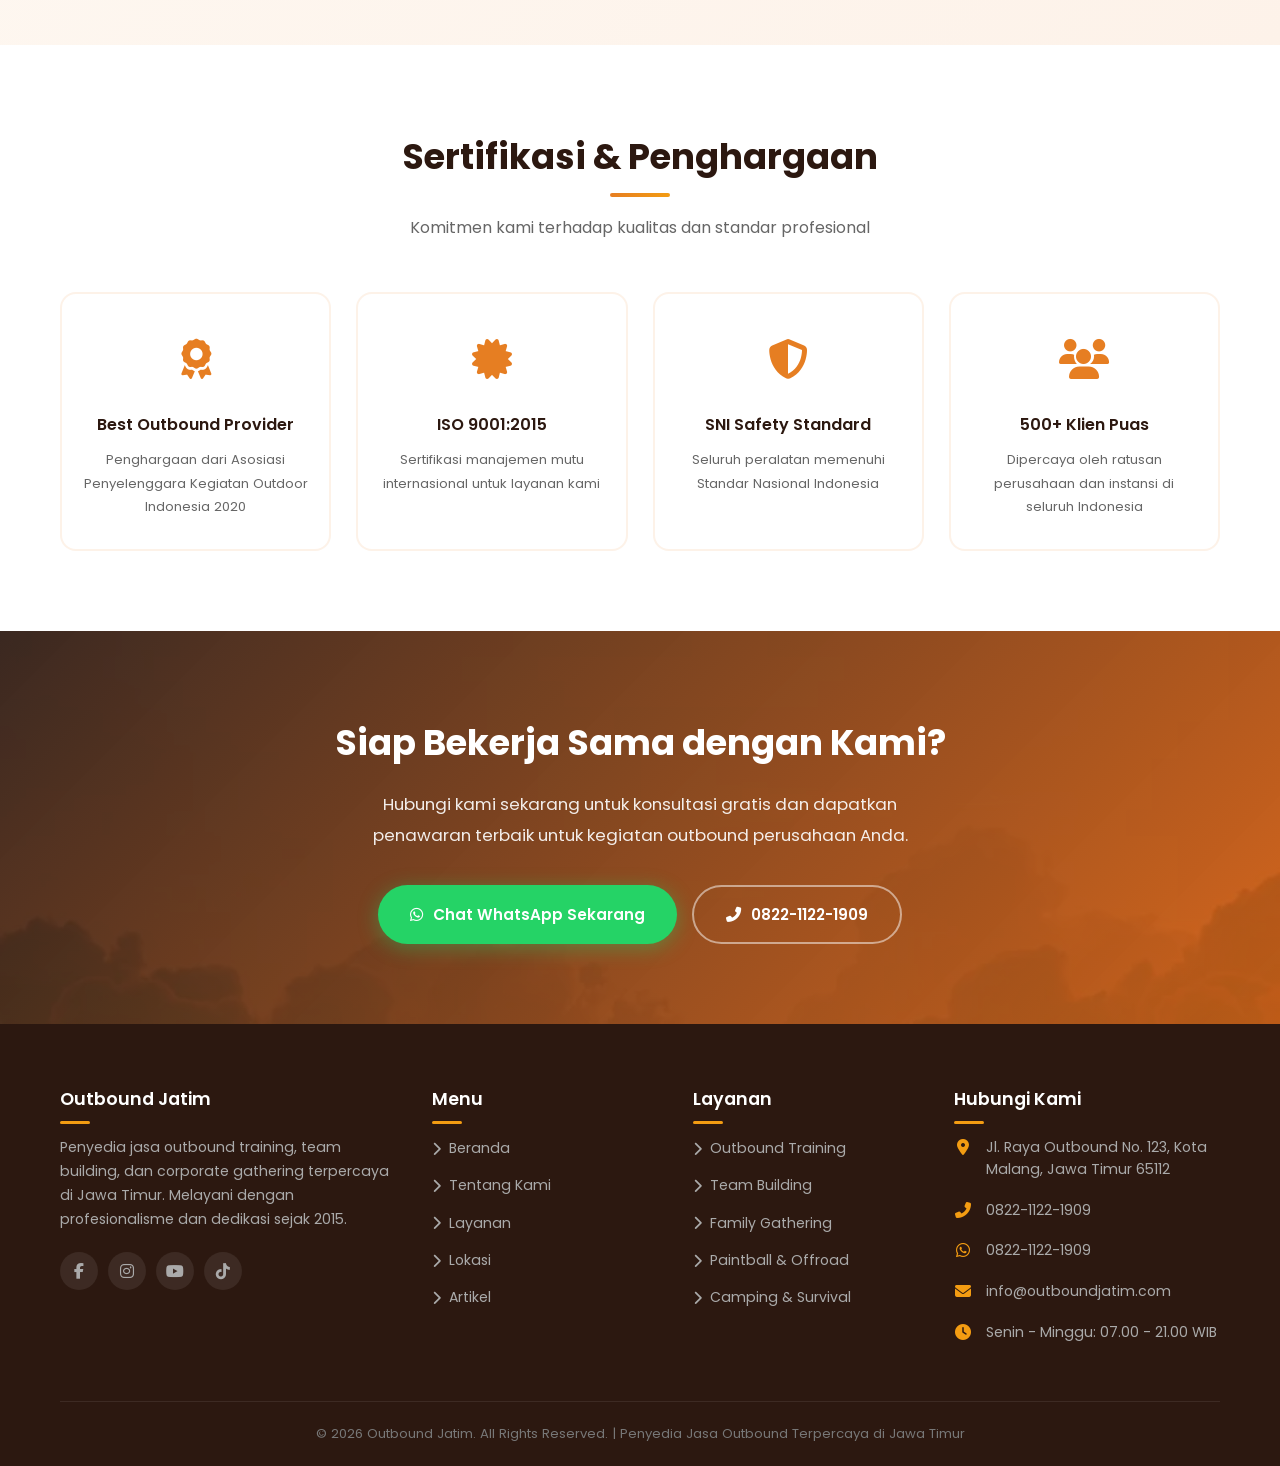
<file: about.html>
<!DOCTYPE html>
<html lang="id">

<head>
    <meta charset="UTF-8">
    <meta name="viewport" content="width=device-width, initial-scale=1.0">
    <meta http-equiv="X-UA-Compatible" content="IE=edge">
    <title>Outbound Jatim - Penyedia Outbound Terpercaya di Jawa Timur 2026</title>

    <!-- SEO Meta Tags -->
    <meta name="description"
        content="Kenali lebih dekat Outbound Jatim, penyedia jasa outbound training, team building, dan gathering terpercaya di Jawa Timur sejak 2015. Tim profesional, fasilitas lengkap, harga kompetitif.">
    <meta name="keywords"
        content="tentang outbound jatim, profil perusahaan outbound, sejarah outbound jatim, tim instruktur outbound, outbound malang, outbound jawa timur">
    <meta name="author" content="Outbound Jatim">
    <meta name="robots" content="index, follow, max-snippet:-1, max-image-preview:large, max-video-preview:-1">
    <link rel="canonical" href="https://outboundjatim.web.id/about.html">

    <!-- Open Graph -->
    <meta property="og:type" content="website">
    <meta property="og:url" content="https://outboundjatim.web.id/about.html">
    <meta property="og:title" content="Tentang Kami - Outbound Jatim 2026">
    <meta property="og:description"
        content="Kenali lebih dekat Outbound Jatim, penyedia jasa outbound terpercaya di Jawa Timur.">
    <meta property="og:site_name" content="Outbound Jatim">
    <meta property="og:locale" content="id_ID">

    <!-- Geo Meta Tags -->
    <meta name="geo.region" content="ID-JI">
    <meta name="geo.placename" content="Jawa Timur">
    <meta name="geo.position" content="-7.7956;112.2421">
    <meta name="ICBM" content="-7.7956, 112.2421">


    <!-- PageSpeed Optimizations -->
    <link rel="dns-prefetch" href="https://fonts.googleapis.com">
    <link rel="dns-prefetch" href="https://fonts.gstatic.com">

    <!-- Google Fonts -->
    <link rel="preconnect" href="https://fonts.googleapis.com">
    <link rel="preconnect" href="https://fonts.gstatic.com" crossorigin>
    <link href="https://fonts.googleapis.com/css2?family=Poppins:wght@300;400;500;600;700;800;900&display=swap"
        rel="stylesheet">

    <!-- Font Awesome -->
    <link rel="stylesheet" href="https://cdnjs.cloudflare.com/ajax/libs/font-awesome/6.5.0/css/all.min.css">


    <link rel="stylesheet" href="assets/css/style.css">
</head>

<body>

    <!-- NAVBAR -->
    <nav class="navbar">
        <div class="container">
            <a href="index.html" class="navbar-brand">
                <img src="assets/img/logo-outbound-jatim.webp" alt="Logo Outbound Jatim"
                    style="height: 42px; width: auto; object-fit: contain;">
                <h1>Outbound<span>Jatim</span></h1>
            </a>
            <ul class="nav-links" id="navLinks">
                <li><a href="index.html">Beranda</a></li>
                <li><a href="about.html" class="active">Tentang Kami</a></li>
                <li><a href="layanan.html">Layanan</a></li>
                <li><a href="lokasi.html">Lokasi</a></li>
                <li><a href="artikel.html">Artikel</a></li>
                <li><a href="https://wa.me/6282211221909" class="btn-hubungi" target="_blank" rel="noopener">Hubungi
                        Kami</a></li>
            </ul>
            <div class="hamburger" id="hamburger"><span></span><span></span><span></span></div>
        </div>
    </nav>
    <div class="nav-overlay" id="navOverlay"></div>

    <!-- PAGE HERO -->
    <section class="page-hero"
        style="background: linear-gradient(135deg, rgba(44, 24, 16, 0.88), rgba(211, 84, 0, 0.78)), url('assets/img/rafting-songgon.webp') center/cover no-repeat;">
        <div class="container">
            <h1>Tentang Kami</h1>
            <div class="breadcrumb">
                <a href="index.html">Beranda</a>
                <span>/</span>
                <span>Tentang Kami</span>
            </div>
        </div>
    </section>

    <!-- ABOUT CONTENT -->
    <section class="about-content section-padding">
        <div class="container">
            <div class="about-grid">
                <div class="about-image">
                    <img src="assets/img/batu-flower-garden.webp" alt="Tim Outbound Jatim" loading="lazy">
                </div>
                <div class="about-text">
                    <h2>Tentang Outbound Jatim</h2>
                    <p class="subtitle">Mitra Terpercaya Pengembangan Tim Anda Sejak 2015</p>
                    <p>Outbound Jatim adalah penyedia jasa outbound training, team building, dan corporate gathering
                        terpercaya di Jawa Timur. Berdiri sejak tahun 2015, kami telah melayani lebih dari 500
                        perusahaan, instansi pemerintah, sekolah, dan organisasi di seluruh Indonesia.</p>
                    <p>Dengan tim instruktur bersertifikat dan berpengalaman, kami merancang program outbound yang tidak
                        hanya menyenangkan tetapi juga memberikan dampak nyata bagi pengembangan karakter, kepemimpinan,
                        dan kerjasama tim peserta.</p>
                    <p>Kami berkomitmen untuk terus memberikan pelayanan terbaik dengan standar keselamatan
                        internasional, peralatan berkualitas, dan program yang dapat disesuaikan dengan kebutuhan
                        spesifik setiap klien.</p>
                </div>
            </div>
        </div>
    </section>

    <!-- SEJARAH -->
    <section class="sejarah section-padding">
        <div class="container">
            <div class="sejarah-content">
                <div class="sejarah-text">
                    <h2>Sejarah & Perjalanan Kami</h2>
                    <p>Outbound Jatim didirikan pada tahun 2015 oleh sekelompok profesional yang memiliki passion di
                        bidang pengembangan sumber daya manusia melalui kegiatan outdoor. Berawal dari tim kecil dengan
                        5 instruktur, kini kami telah berkembang menjadi perusahaan outbound terbesar di Jawa Timur
                        dengan lebih dari 30 instruktur profesional.</p>
                    <p>Sepanjang perjalanan kami, kami telah berhasil menangani lebih dari 1.000 event outbound dengan
                        tingkat kepuasan klien mencapai 4.9 dari 5.0. Kami terus berinovasi dalam merancang
                        program-program baru yang relevan dengan kebutuhan perkembangan dunia kerja modern.</p>
                    <p>Pada tahun 2020, kami meraih penghargaan sebagai "Best Outbound Provider Jawa Timur" dari
                        Asosiasi Penyelenggara Kegiatan Outdoor Indonesia. Penghargaan ini menjadi motivasi bagi kami
                        untuk terus memberikan yang terbaik.</p>
                </div>
                <div class="sejarah-image">
                    <img src="assets/img/wisata-bernuansa-alam.webp" alt="Sejarah Outbound Jatim" loading="lazy">
                </div>
            </div>
        </div>
    </section>

    <!-- VISI MISI -->
    <section class="visi-misi section-padding">
        <div class="container">
            <div class="section-title">
                <h2>Visi & Misi</h2>
                <p>Komitmen kami untuk memberikan pelayanan outbound terbaik di Jawa Timur</p>
            </div>
            <div class="vm-grid">
                <div class="vm-card">
                    <div class="icon"><i class="fas fa-eye"></i></div>
                    <h3>Visi Kami</h3>
                    <p>Menjadi perusahaan penyedia jasa outbound training dan team building terkemuka di Indonesia yang
                        dikenal karena profesionalisme, inovasi program, dan komitmen terhadap keselamatan serta
                        kepuasan klien.</p>
                </div>
                <div class="vm-card">
                    <div class="icon"><i class="fas fa-bullseye"></i></div>
                    <h3>Misi Kami</h3>
                    <ul>
                        <li>Menyediakan program outbound berkualitas dengan standar keselamatan internasional</li>
                        <li>Mengembangkan tim instruktur profesional dan bersertifikat</li>
                        <li>Memberikan pelayanan yang personal dan sesuai kebutuhan klien</li>
                        <li>Terus berinovasi dalam merancang kegiatan outbound yang menarik</li>
                        <li>Membangun kemitraan jangka panjang dengan klien dan mitra bisnis</li>
                    </ul>
                </div>
            </div>
        </div>
    </section>

    <!-- TIM -->
    <section class="tim section-padding">
        <div class="container">
            <div class="section-title">
                <h2>Tim Profesional Kami</h2>
                <p>Dipimpin oleh para ahli berpengalaman di bidang outbound dan pengembangan SDM</p>
            </div>
            <div class="tim-grid">
                <div class="tim-card">
                    <div class="tim-image">
                        <img src="assets/img/orang/budi-susanto.webp" alt="CEO Outbound Jatim" loading="lazy">
                    </div>
                    <div class="tim-info">
                        <h4>Budi Santoso</h4>
                        <p class="role">Founder & CEO</p>
                        <p>15+ tahun pengalaman di industri outbound dan pengembangan SDM</p>
                    </div>
                </div>
                <div class="tim-card">
                    <div class="tim-image">
                        <img src="assets/img/orang/dewi-lestari.webp" alt="Operations Manager" loading="lazy">
                    </div>
                    <div class="tim-info">
                        <h4>Dewi Lestari</h4>
                        <p class="role">Operations Manager</p>
                        <p>Ahli manajemen operasional event dengan 10+ tahun pengalaman</p>
                    </div>
                </div>
                <div class="tim-card">
                    <div class="tim-image">
                        <img src="assets/img/orang/andi-wijaya.webp" alt="Head Instructor" loading="lazy">
                    </div>
                    <div class="tim-info">
                        <h4>Andi Wijaya</h4>
                        <p class="role">Head Instructor</p>
                        <p>Instruktur bersertifikat internasional dengan spesialisasi team building</p>
                    </div>
                </div>
                <div class="tim-card">
                    <div class="tim-image">
                        <img src="assets/img/orang/siti-rahayu.webp" alt="Program Designer" loading="lazy">
                    </div>
                    <div class="tim-info">
                        <h4>Siti Rahayu</h4>
                        <p class="role">Program Designer</p>
                        <p>Desainer program outbound kreatif dengan latar belakang psikologi</p>
                    </div>
                </div>
            </div>
        </div>
    </section>

    <!-- SERTIFIKASI -->
    <section class="sertifikasi section-padding">
        <div class="container">
            <div class="section-title">
                <h2>Sertifikasi & Penghargaan</h2>
                <p>Komitmen kami terhadap kualitas dan standar profesional</p>
            </div>
            <div class="sertif-grid">
                <div class="sertif-card">
                    <div class="icon"><i class="fas fa-award"></i></div>
                    <h4>Best Outbound Provider</h4>
                    <p>Penghargaan dari Asosiasi Penyelenggara Kegiatan Outdoor Indonesia 2020</p>
                </div>
                <div class="sertif-card">
                    <div class="icon"><i class="fas fa-certificate"></i></div>
                    <h4>ISO 9001:2015</h4>
                    <p>Sertifikasi manajemen mutu internasional untuk layanan kami</p>
                </div>
                <div class="sertif-card">
                    <div class="icon"><i class="fas fa-shield-alt"></i></div>
                    <h4>SNI Safety Standard</h4>
                    <p>Seluruh peralatan memenuhi Standar Nasional Indonesia</p>
                </div>
                <div class="sertif-card">
                    <div class="icon"><i class="fas fa-users"></i></div>
                    <h4>500+ Klien Puas</h4>
                    <p>Dipercaya oleh ratusan perusahaan dan instansi di seluruh Indonesia</p>
                </div>
            </div>
        </div>
    </section>

    <!-- CTA -->
    <section class="cta">
        <div class="container">
            <h2>Siap Bekerja Sama dengan Kami?</h2>
            <p>Hubungi kami sekarang untuk konsultasi gratis dan dapatkan penawaran terbaik untuk kegiatan outbound
                perusahaan Anda.</p>
            <div class="cta-buttons">
                <a href="https://wa.me/6282211221909?text=Halo%20Outbound%20Jatim%2C%20saya%20ingin%20konsultasi"
                    class="btn-cta-wa" target="_blank" rel="noopener">
                    <i class="fab fa-whatsapp"></i> Chat WhatsApp Sekarang
                </a>
                <a href="tel:+6282211221909" class="btn-cta-call">
                    <i class="fas fa-phone-alt"></i> 0822-1122-1909
                </a>
            </div>
        </div>
    </section>

    <!-- FOOTER -->
    <footer class="footer">
        <div class="container">
            <div class="footer-grid">
                <div class="footer-col footer-about">
                    <h3>Outbound Jatim</h3>
                    <p>Penyedia jasa outbound training, team building, dan corporate gathering terpercaya di Jawa Timur.
                        Melayani dengan profesionalisme dan dedikasi sejak 2015.</p>
                    <div class="footer-social">
                        <a href="#" aria-label="Facebook"><i class="fab fa-facebook-f"></i></a>
                        <a href="#" aria-label="Instagram"><i class="fab fa-instagram"></i></a>
                        <a href="#" aria-label="YouTube"><i class="fab fa-youtube"></i></a>
                        <a href="#" aria-label="TikTok"><i class="fab fa-tiktok"></i></a>
                    </div>
                </div>
                <div class="footer-col">
                    <h3>Menu</h3>
                    <ul class="footer-links">
                        <li><a href="index.html"><i class="fas fa-chevron-right"></i> Beranda</a></li>
                        <li><a href="about.html"><i class="fas fa-chevron-right"></i> Tentang Kami</a></li>
                        <li><a href="layanan.html"><i class="fas fa-chevron-right"></i> Layanan</a></li>
                        <li><a href="lokasi.html"><i class="fas fa-chevron-right"></i> Lokasi</a></li>
                        <li><a href="artikel.html"><i class="fas fa-chevron-right"></i> Artikel</a></li>
                    </ul>
                </div>
                <div class="footer-col">
                    <h3>Layanan</h3>
                    <ul class="footer-links">
                        <li><a href="layanan.html"><i class="fas fa-chevron-right"></i> Outbound Training</a></li>
                        <li><a href="layanan.html"><i class="fas fa-chevron-right"></i> Team Building</a></li>
                        <li><a href="layanan.html"><i class="fas fa-chevron-right"></i> Family Gathering</a></li>
                        <li><a href="layanan.html"><i class="fas fa-chevron-right"></i> Paintball & Offroad</a></li>
                        <li><a href="layanan.html"><i class="fas fa-chevron-right"></i> Camping & Survival</a></li>
                    </ul>
                </div>
                <div class="footer-col">
                    <h3>Hubungi Kami</h3>
                    <ul class="footer-contact">
                        <li>
                            <i class="fas fa-map-marker-alt"></i>
                            <span>Jl. Raya Outbound No. 123, Kota Malang, Jawa Timur 65112</span>
                        </li>
                        <li>
                            <i class="fas fa-phone-alt"></i>
                            <a href="tel:+6282211221909">0822-1122-1909</a>
                        </li>
                        <li>
                            <i class="fab fa-whatsapp"></i>
                            <a href="https://wa.me/6282211221909" target="_blank" rel="noopener">0822-1122-1909</a>
                        </li>
                        <li>
                            <i class="fas fa-envelope"></i>
                            <a href="mailto:info@outboundjatim.com">info@outboundjatim.com</a>
                        </li>
                        <li>
                            <i class="fas fa-clock"></i>
                            <span>Senin - Minggu: 07.00 - 21.00 WIB</span>
                        </li>
                    </ul>
                </div>
            </div>
            <div class="footer-bottom">
                <p>&copy; 2026 Outbound Jatim. All Rights Reserved. | Penyedia Jasa Outbound Terpercaya di Jawa Timur
                </p>
            </div>
        </div>
    </footer>

    <!-- FLOATING BUTTONS -->
    <a href="https://wa.me/6282211221909?text=Halo%20Outbound%20Jatim" class="floating-wa" target="_blank"
        rel="noopener" aria-label="Chat WhatsApp">
        <i class="fab fa-whatsapp"></i>
        <span class="tooltip">Chat dengan kami!</span>
    </a>
    <button class="floating-top" id="floatingTop" aria-label="Kembali ke atas">
        <i class="fas fa-chevron-up"></i>
    </button>


    <script src="assets/js/main.js" defer></script>
</body>

</html>
</file>
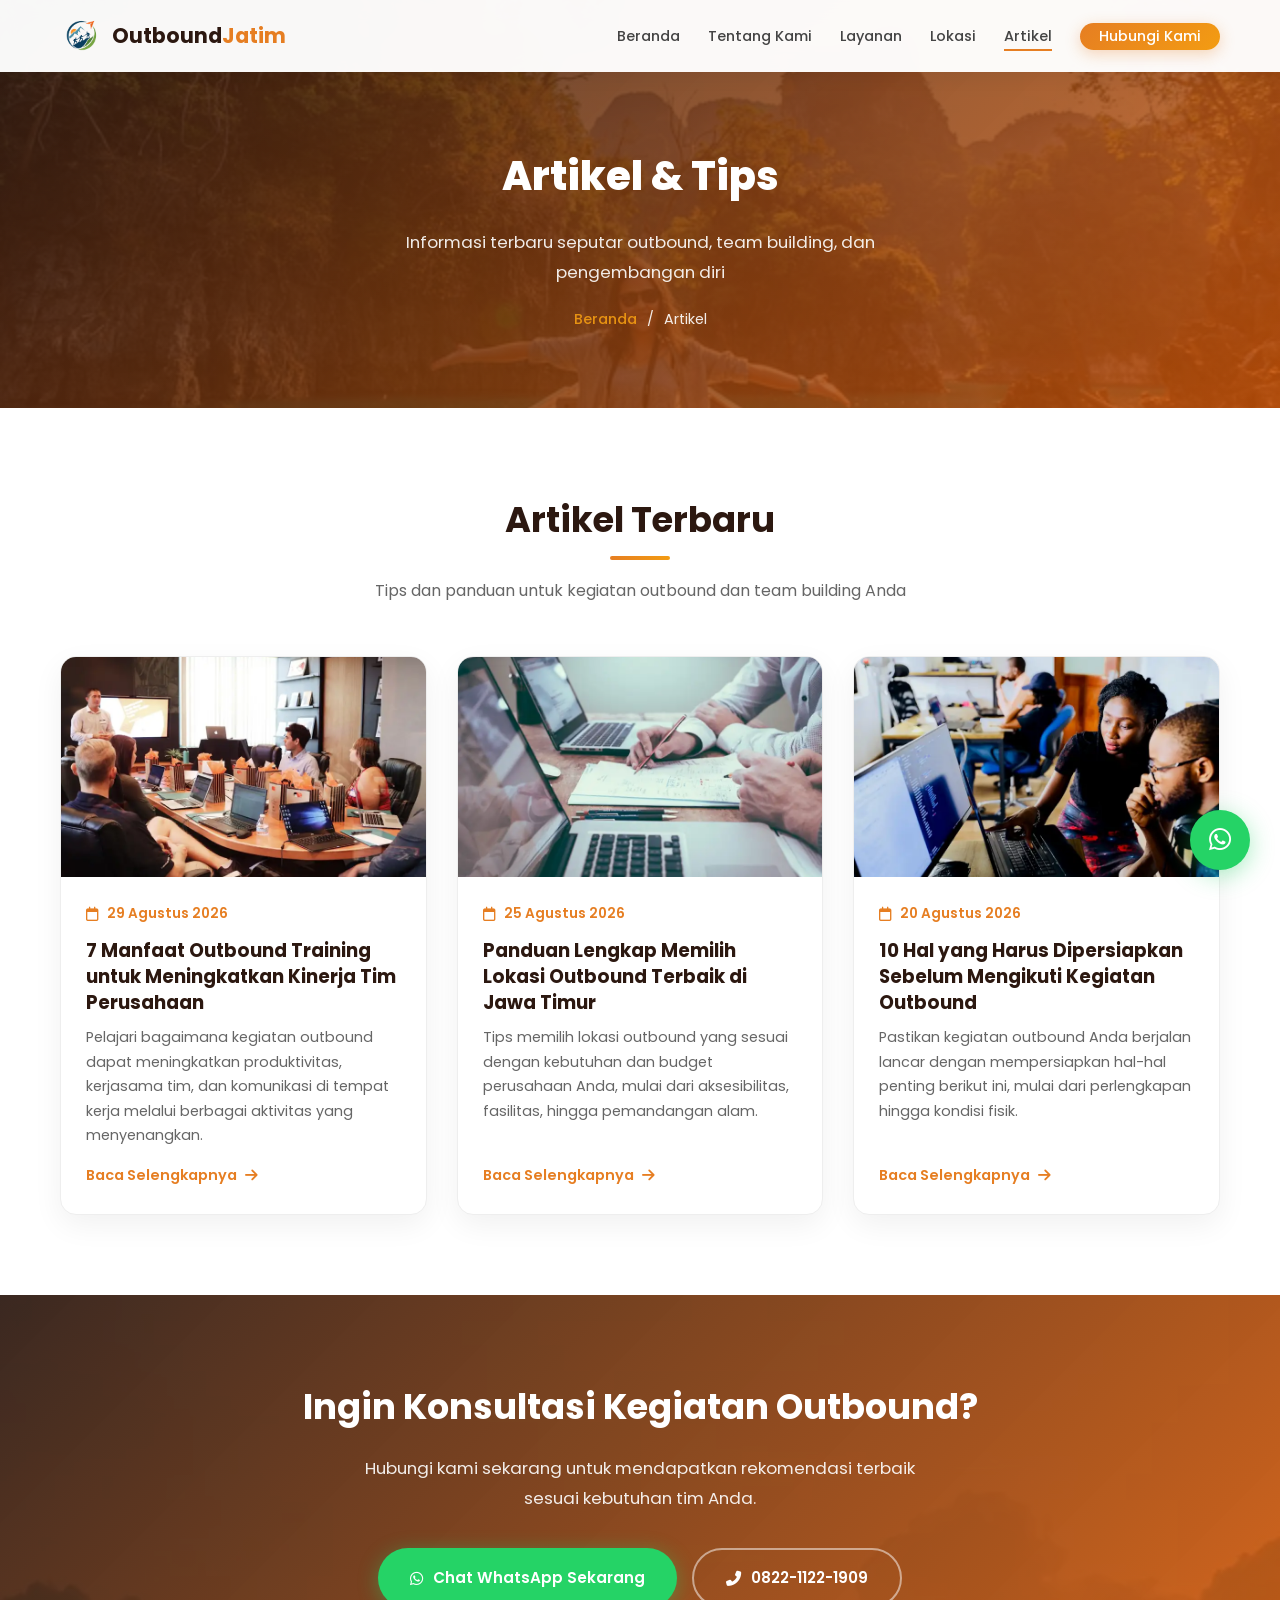
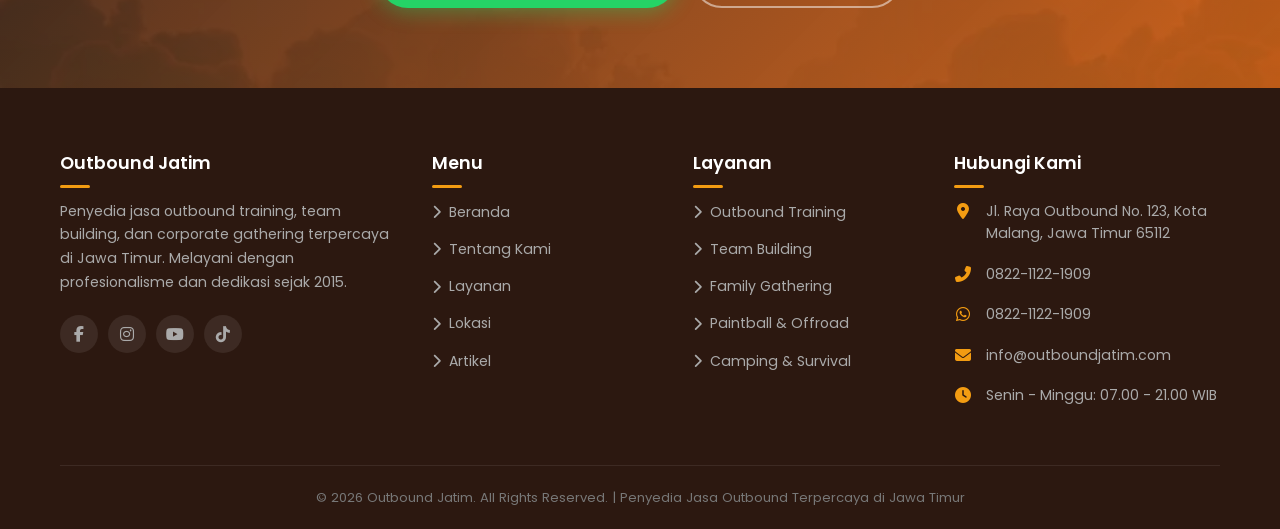
<file: artikel.html>
<!DOCTYPE html>
<html lang="id">

<head>
    <meta charset="UTF-8">
    <meta name="viewport" content="width=device-width, initial-scale=1.0">
    <meta http-equiv="X-UA-Compatible" content="IE=edge">
    <title>Artikel & Tips - Outbound Jatim 2026</title>

    <!-- SEO Meta Tags -->
    <meta name="description"
        content="Baca artikel dan tips seputar outbound, team building, dan pengembangan diri dari para ahli Outbound Jatim.">
    <meta name="keywords"
        content="artikel outbound, tips outbound, blog outbound, team building tips, pengembangan diri">
    <meta name="author" content="Outbound Jatim">
    <meta name="robots" content="index, follow, max-snippet:-1, max-image-preview:large, max-video-preview:-1">
    <link rel="canonical" href="https://outboundjatim.web.id/artikel.html">

    <!-- Open Graph -->
    <meta property="og:type" content="website">
    <meta property="og:url" content="https://outboundjatim.web.id/artikel.html">
    <meta property="og:title" content="Artikel & Tips - Outbound Jatim 2026">
    <meta property="og:description" content="Baca artikel dan tips seputar outbound dan team building.">
    <meta property="og:site_name" content="Outbound Jatim">
    <meta property="og:locale" content="id_ID">

    <!-- Geo Meta Tags -->
    <meta name="geo.region" content="ID-JI">
    <meta name="geo.placename" content="Jawa Timur">
    <meta name="geo.position" content="-7.7956;112.2421">
    <meta name="ICBM" content="-7.7956, 112.2421">


    <!-- PageSpeed Optimizations -->
    <link rel="dns-prefetch" href="https://fonts.googleapis.com">
    <link rel="dns-prefetch" href="https://fonts.gstatic.com">

    <!-- Google Fonts -->
    <link rel="preconnect" href="https://fonts.googleapis.com">
    <link rel="preconnect" href="https://fonts.gstatic.com" crossorigin>
    <link href="https://fonts.googleapis.com/css2?family=Poppins:wght@300;400;500;600;700;800;900&display=swap"
        rel="stylesheet">

    <!-- Font Awesome -->
    <link rel="stylesheet" href="https://cdnjs.cloudflare.com/ajax/libs/font-awesome/6.5.0/css/all.min.css">


    <link rel="stylesheet" href="assets/css/style.css">
</head>

<body>

    <!-- NAVBAR -->
    <nav class="navbar">
        <div class="container">
            <a href="index.html" class="navbar-brand">
                <img src="assets/img/logo-outbound-jatim.webp" alt="Logo Outbound Jatim"
                    style="height: 42px; width: auto; object-fit: contain;">
                <h1>Outbound<span>Jatim</span></h1>
            </a>
            <ul class="nav-links" id="navLinks">
                <li><a href="index.html">Beranda</a></li>
                <li><a href="about.html">Tentang Kami</a></li>
                <li><a href="layanan.html">Layanan</a></li>
                <li><a href="lokasi.html">Lokasi</a></li>
                <li><a href="artikel.html" class="active">Artikel</a></li>
                <li><a href="https://wa.me/6282211221909" class="btn-hubungi" target="_blank" rel="noopener">Hubungi
                        Kami</a></li>
            </ul>
            <div class="hamburger" id="hamburger"><span></span><span></span><span></span></div>
        </div>
    </nav>
    <div class="nav-overlay" id="navOverlay"></div>

    <!-- PAGE HERO -->
    <section class="page-hero"
        style="background: linear-gradient(135deg, rgba(44, 24, 16, 0.88), rgba(211, 84, 0, 0.78)), url('assets/img/wisata-bernuansa-alam.webp') center/cover no-repeat;">
        <div class="container">
            <h1>Artikel & Tips</h1>
            <p>Informasi terbaru seputar outbound, team building, dan pengembangan diri</p>
            <div class="breadcrumb">
                <a href="index.html">Beranda</a>
                <span>/</span>
                <span>Artikel</span>
            </div>
        </div>
    </section>

    <!-- ARTIKEL SECTION -->
    <section class="artikel-section section-padding">
        <div class="container">
            <div class="section-title">
                <h2>Artikel Terbaru</h2>
                <p>Tips dan panduan untuk kegiatan outbound dan team building Anda</p>
            </div>

            <div class="artikel-grid">
                <!-- Artikel 1 -->
                <article class="artikel-card">
                    <div class="artikel-image">
                        <img src="assets/img/artikel-manfaat-outbound.webp" alt="Manfaat Outbound Training"
                            loading="lazy">
                    </div>
                    <div class="artikel-content">
                        <div class="artikel-date">
                            <i class="far fa-calendar"></i>
                            <span>29 Agustus 2026</span>
                        </div>
                        <h3>7 Manfaat Outbound Training untuk Meningkatkan Kinerja Tim Perusahaan</h3>
                        <p>Pelajari bagaimana kegiatan outbound dapat meningkatkan produktivitas, kerjasama tim, dan
                            komunikasi di tempat kerja melalui berbagai aktivitas yang menyenangkan.</p>
                        <a href="manfaat-outbound-team-building.html" class="btn-read">
                            Baca Selengkapnya <i class="fas fa-arrow-right"></i>
                        </a>
                    </div>
                </article>

                <!-- Artikel 2 -->
                <article class="artikel-card">
                    <div class="artikel-image">
                        <img src="assets/img/artikel-lokasi-outbound.webp" alt="Memilih Lokasi Outbound" loading="lazy">
                    </div>
                    <div class="artikel-content">
                        <div class="artikel-date">
                            <i class="far fa-calendar"></i>
                            <span>25 Agustus 2026</span>
                        </div>
                        <h3>Panduan Lengkap Memilih Lokasi Outbound Terbaik di Jawa Timur</h3>
                        <p>Tips memilih lokasi outbound yang sesuai dengan kebutuhan dan budget perusahaan Anda, mulai
                            dari aksesibilitas, fasilitas, hingga pemandangan alam.</p>
                        <a href="panduan-memilih-lokasi-outbound.html" class="btn-read">
                            Baca Selengkapnya <i class="fas fa-arrow-right"></i>
                        </a>
                    </div>
                </article>

                <!-- Artikel 3 -->
                <article class="artikel-card">
                    <div class="artikel-image">
                        <img src="assets/img/artikel-persiapan-outbound.webp" alt="Persiapan Outbound" loading="lazy">
                    </div>
                    <div class="artikel-content">
                        <div class="artikel-date">
                            <i class="far fa-calendar"></i>
                            <span>20 Agustus 2026</span>
                        </div>
                        <h3>10 Hal yang Harus Dipersiapkan Sebelum Mengikuti Kegiatan Outbound</h3>
                        <p>Pastikan kegiatan outbound Anda berjalan lancar dengan mempersiapkan hal-hal penting berikut
                            ini, mulai dari perlengkapan hingga kondisi fisik.</p>
                        <a href="persiapan-sebelum-kegiatan-outbound.html" class="btn-read">
                            Baca Selengkapnya <i class="fas fa-arrow-right"></i>
                        </a>
                    </div>
                </article>
            </div>
        </div>
    </section>

    <!-- CTA -->
    <section class="cta">
        <div class="container">
            <h2>Ingin Konsultasi Kegiatan Outbound?</h2>
            <p>Hubungi kami sekarang untuk mendapatkan rekomendasi terbaik sesuai kebutuhan tim Anda.</p>
            <div class="cta-buttons">
                <a href="https://wa.me/6282211221909?text=Halo%20Outbound%20Jatim%2C%20saya%20ingin%20konsultasi"
                    class="btn-cta-wa" target="_blank" rel="noopener">
                    <i class="fab fa-whatsapp"></i> Chat WhatsApp Sekarang
                </a>
                <a href="tel:+6282211221909" class="btn-cta-call">
                    <i class="fas fa-phone-alt"></i> 0822-1122-1909
                </a>
            </div>
        </div>
    </section>

    <!-- FOOTER -->
    <footer class="footer">
        <div class="container">
            <div class="footer-grid">
                <div class="footer-col footer-about">
                    <h3>Outbound Jatim</h3>
                    <p>Penyedia jasa outbound training, team building, dan corporate gathering terpercaya di Jawa Timur.
                        Melayani dengan profesionalisme dan dedikasi sejak 2015.</p>
                    <div class="footer-social">
                        <a href="#" aria-label="Facebook"><i class="fab fa-facebook-f"></i></a>
                        <a href="#" aria-label="Instagram"><i class="fab fa-instagram"></i></a>
                        <a href="#" aria-label="YouTube"><i class="fab fa-youtube"></i></a>
                        <a href="#" aria-label="TikTok"><i class="fab fa-tiktok"></i></a>
                    </div>
                </div>
                <div class="footer-col">
                    <h3>Menu</h3>
                    <ul class="footer-links">
                        <li><a href="index.html"><i class="fas fa-chevron-right"></i> Beranda</a></li>
                        <li><a href="about.html"><i class="fas fa-chevron-right"></i> Tentang Kami</a></li>
                        <li><a href="layanan.html"><i class="fas fa-chevron-right"></i> Layanan</a></li>
                        <li><a href="lokasi.html"><i class="fas fa-chevron-right"></i> Lokasi</a></li>
                        <li><a href="artikel.html"><i class="fas fa-chevron-right"></i> Artikel</a></li>
                    </ul>
                </div>
                <div class="footer-col">
                    <h3>Layanan</h3>
                    <ul class="footer-links">
                        <li><a href="layanan.html"><i class="fas fa-chevron-right"></i> Outbound Training</a></li>
                        <li><a href="layanan.html"><i class="fas fa-chevron-right"></i> Team Building</a></li>
                        <li><a href="layanan.html"><i class="fas fa-chevron-right"></i> Family Gathering</a></li>
                        <li><a href="layanan.html"><i class="fas fa-chevron-right"></i> Paintball & Offroad</a></li>
                        <li><a href="layanan.html"><i class="fas fa-chevron-right"></i> Camping & Survival</a></li>
                    </ul>
                </div>
                <div class="footer-col">
                    <h3>Hubungi Kami</h3>
                    <ul class="footer-contact">
                        <li>
                            <i class="fas fa-map-marker-alt"></i>
                            <span>Jl. Raya Outbound No. 123, Kota Malang, Jawa Timur 65112</span>
                        </li>
                        <li>
                            <i class="fas fa-phone-alt"></i>
                            <a href="tel:+6282211221909">0822-1122-1909</a>
                        </li>
                        <li>
                            <i class="fab fa-whatsapp"></i>
                            <a href="https://wa.me/6282211221909" target="_blank" rel="noopener">0822-1122-1909</a>
                        </li>
                        <li>
                            <i class="fas fa-envelope"></i>
                            <a href="mailto:info@outboundjatim.com">info@outboundjatim.com</a>
                        </li>
                        <li>
                            <i class="fas fa-clock"></i>
                            <span>Senin - Minggu: 07.00 - 21.00 WIB</span>
                        </li>
                    </ul>
                </div>
            </div>
            <div class="footer-bottom">
                <p>&copy; 2026 Outbound Jatim. All Rights Reserved. | Penyedia Jasa Outbound Terpercaya di Jawa Timur
                </p>
            </div>
        </div>
    </footer>

    <!-- FLOATING BUTTONS -->
    <a href="https://wa.me/6282211221909?text=Halo%20Outbound%20Jatim" class="floating-wa" target="_blank"
        rel="noopener" aria-label="Chat WhatsApp">
        <i class="fab fa-whatsapp"></i>
        <span class="tooltip">Chat dengan kami!</span>
    </a>
    <button class="floating-top" id="floatingTop" aria-label="Kembali ke atas">
        <i class="fas fa-chevron-up"></i>
    </button>


    <script src="assets/js/main.js" defer></script>
</body>

</html>
</file>
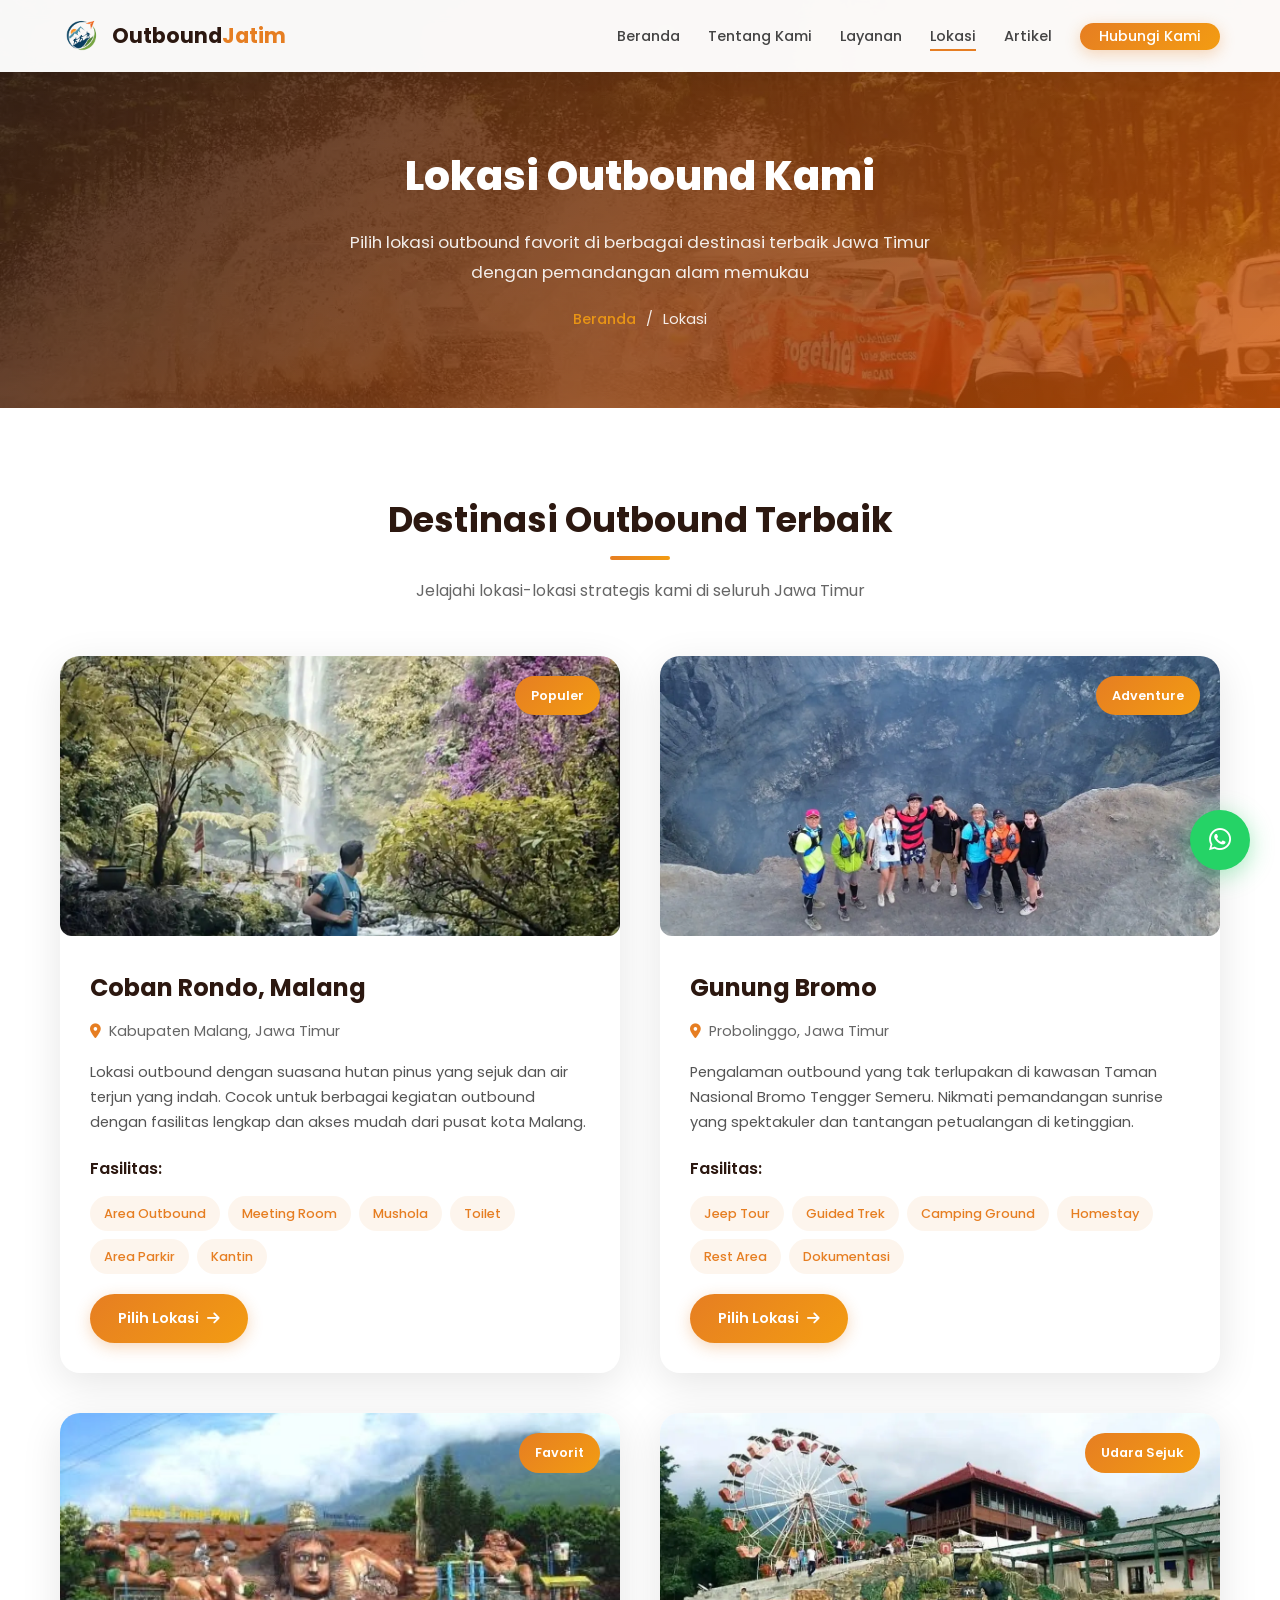
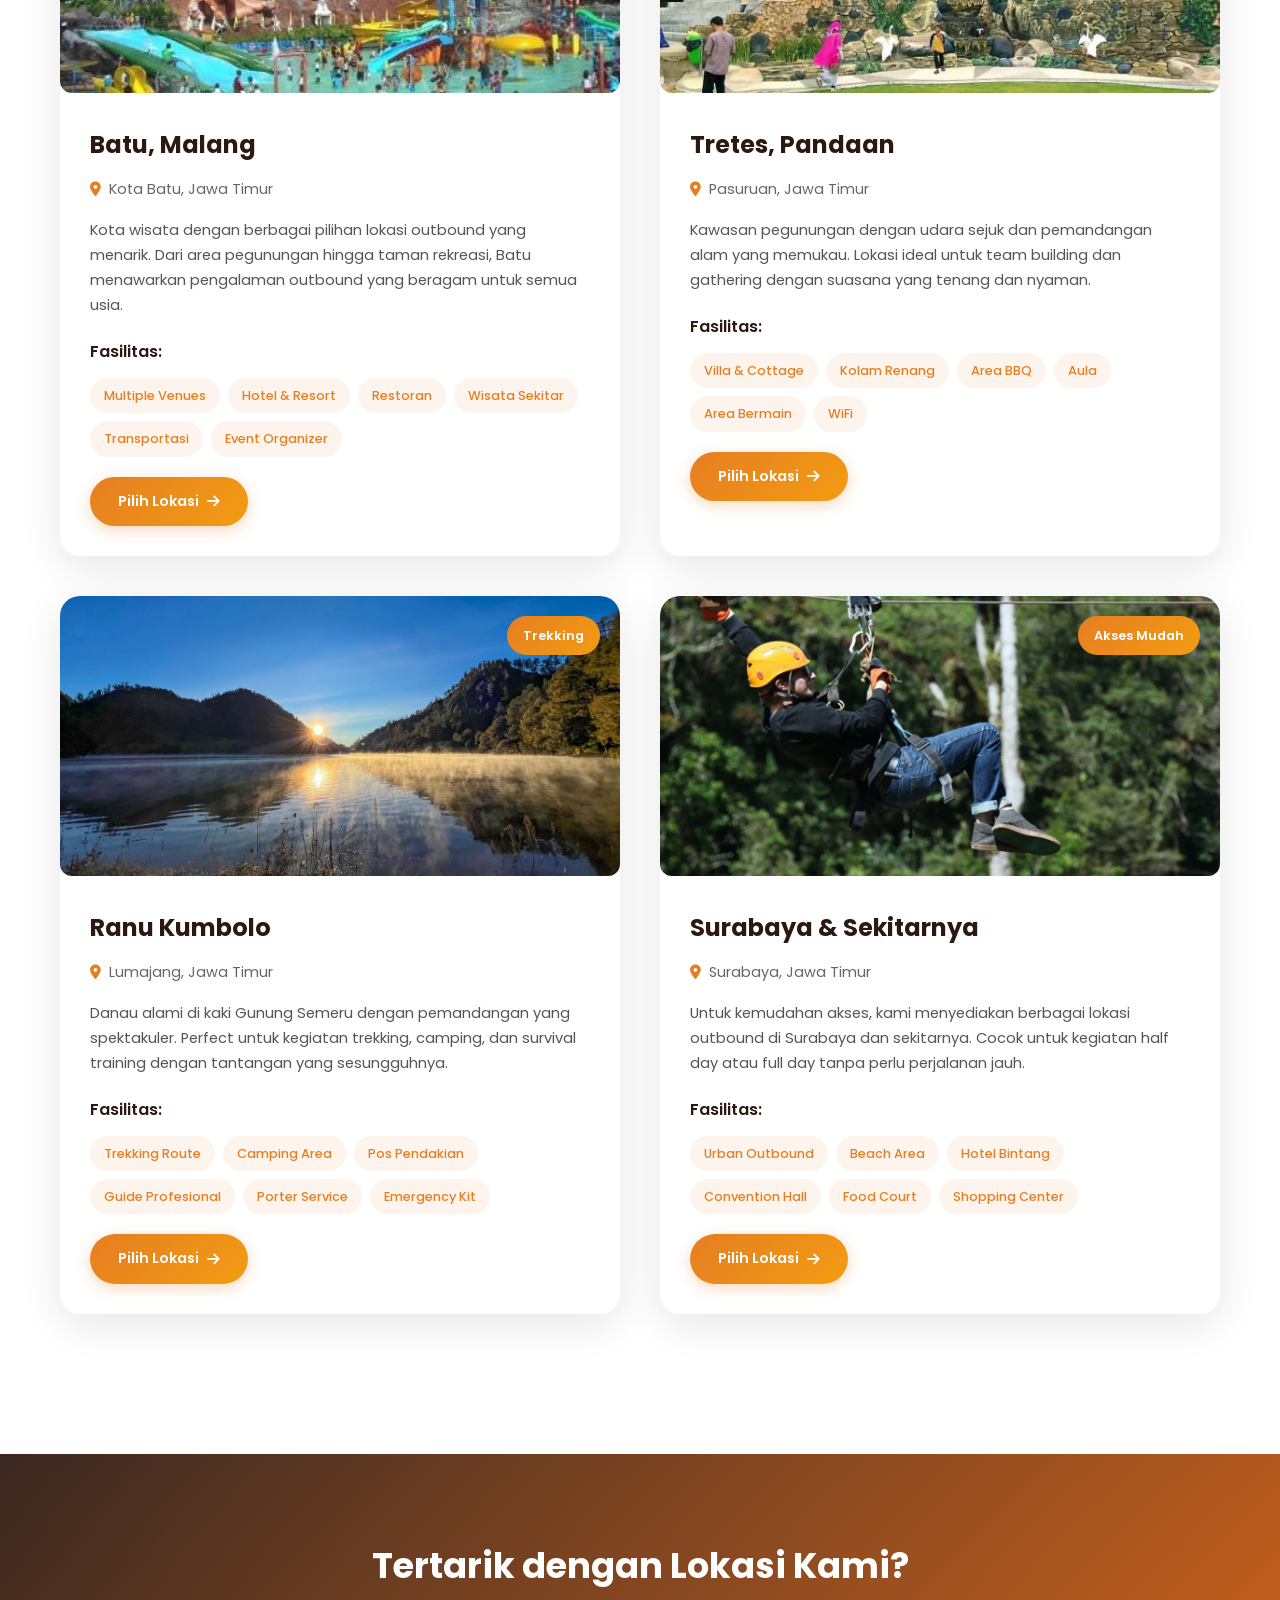
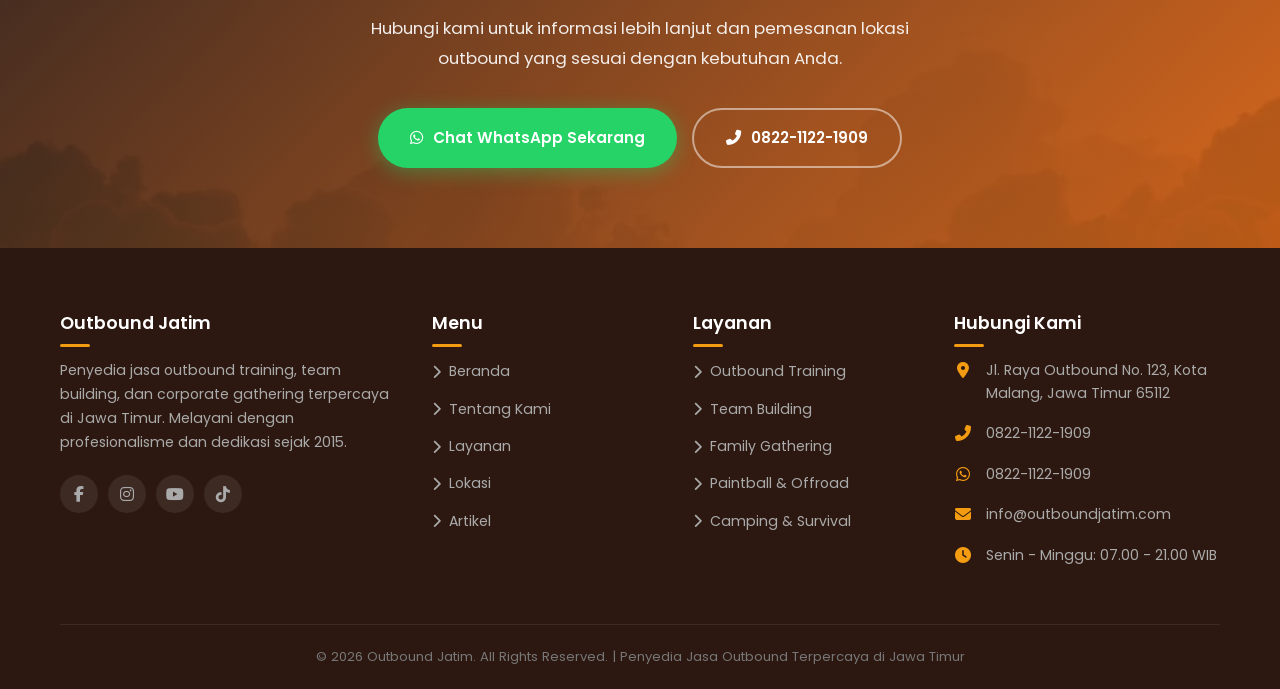
<file: lokasi.html>
<!DOCTYPE html>
<html lang="id">

<head>
    <meta charset="UTF-8">
    <meta name="viewport" content="width=device-width, initial-scale=1.0">
    <meta http-equiv="X-UA-Compatible" content="IE=edge">
    <title>Outbound Jatim - Lokasi Destinasi Outbound Wisata Terbaik di Jawa Timur 2026</title>

    <!-- SEO Meta Tags -->
    <meta name="description"
        content="Temukan lokasi outbound terbaik di Jawa Timur: Coban Rondo, Bromo, Batu, Tretes, Ranu Kumbolo, dan Surabaya. Fasilitas lengkap, pemandangan indah.">
    <meta name="keywords"
        content="lokasi outbound jatim, tempat outbound malang, outbound bromo, outbound batu, coban rondo, tretes pandaan, ranu kumbolo">
    <meta name="author" content="Outbound Jatim">
    <meta name="robots" content="index, follow, max-snippet:-1, max-image-preview:large, max-video-preview:-1">
    <link rel="canonical" href="https://outboundjatim.web.id/lokasi.html">

    <!-- Open Graph -->
    <meta property="og:type" content="website">
    <meta property="og:url" content="https://outboundjatim.web.id/lokasi.html">
    <meta property="og:title" content="Lokasi Outbound - Destinasi Terbaik di Jawa Timur 2026">
    <meta property="og:description"
        content="Temukan lokasi outbound terbaik di Jawa Timur dengan pemandangan alam memukau.">
    <meta property="og:site_name" content="Outbound Jatim">
    <meta property="og:locale" content="id_ID">

    <!-- Geo Meta Tags -->
    <meta name="geo.region" content="ID-JI">
    <meta name="geo.placename" content="Jawa Timur">
    <meta name="geo.position" content="-7.7956;112.2421">
    <meta name="ICBM" content="-7.7956, 112.2421">


    <!-- PageSpeed Optimizations -->
    <link rel="dns-prefetch" href="https://fonts.googleapis.com">
    <link rel="dns-prefetch" href="https://fonts.gstatic.com">

    <!-- Google Fonts -->
    <link rel="preconnect" href="https://fonts.googleapis.com">
    <link rel="preconnect" href="https://fonts.gstatic.com" crossorigin>
    <link href="https://fonts.googleapis.com/css2?family=Poppins:wght@300;400;500;600;700;800;900&display=swap"
        rel="stylesheet">

    <!-- Font Awesome -->
    <link rel="stylesheet" href="https://cdnjs.cloudflare.com/ajax/libs/font-awesome/6.5.0/css/all.min.css">


    <link rel="stylesheet" href="assets/css/style.css">
</head>

<body>

    <!-- NAVBAR -->
    <nav class="navbar">
        <div class="container">
            <a href="index.html" class="navbar-brand">
                <img src="assets/img/logo-outbound-jatim.webp" alt="Logo Outbound Jatim"
                    style="height: 42px; width: auto; object-fit: contain;">
                <h1>Outbound<span>Jatim</span></h1>
            </a>
            <ul class="nav-links" id="navLinks">
                <li><a href="index.html">Beranda</a></li>
                <li><a href="about.html">Tentang Kami</a></li>
                <li><a href="layanan.html">Layanan</a></li>
                <li><a href="lokasi.html" class="active">Lokasi</a></li>
                <li><a href="artikel.html">Artikel</a></li>
                <li><a href="https://wa.me/6282211221909" class="btn-hubungi" target="_blank" rel="noopener">Hubungi
                        Kami</a></li>
            </ul>
            <div class="hamburger" id="hamburger"><span></span><span></span><span></span></div>
        </div>
    </nav>
    <div class="nav-overlay" id="navOverlay"></div>

    <!-- PAGE HERO -->
    <section class="page-hero"
        style="background: linear-gradient(135deg, rgba(44, 24, 16, 0.88), rgba(211, 84, 0, 0.78)), url('assets/img/galeri/paket-layanan-offroad.webp') center/cover no-repeat;">
        <div class="container">
            <h1>Lokasi Outbound Kami</h1>
            <p>Pilih lokasi outbound favorit di berbagai destinasi terbaik Jawa Timur dengan pemandangan alam memukau
            </p>
            <div class="breadcrumb">
                <a href="index.html">Beranda</a>
                <span>/</span>
                <span>Lokasi</span>
            </div>
        </div>
    </section>

    <!-- LOKASI DETAIL -->
    <section class="lokasi-detail section-padding">
        <div class="container">
            <div class="section-title">
                <h2>Destinasi Outbound Terbaik</h2>
                <p>Jelajahi lokasi-lokasi strategis kami di seluruh Jawa Timur</p>
            </div>

            <div class="lokasi-page-grid">
                <!-- Lokasi 1 -->
                <div class="lokasi-page-card">
                    <div class="lokasi-image">
                        <img src="assets/img/wisata/lokasi-coban-rondo-malang.webp" alt="Coban Rondo Malang"
                            loading="lazy">
                        <span class="badge">Populer</span>
                    </div>
                    <div class="lokasi-content">
                        <h3>Coban Rondo, Malang</h3>
                        <div class="location-meta">
                            <i class="fas fa-map-marker-alt"></i>
                            <span>Kabupaten Malang, Jawa Timur</span>
                        </div>
                        <p>Lokasi outbound dengan suasana hutan pinus yang sejuk dan air terjun yang indah. Cocok untuk
                            berbagai kegiatan outbound dengan fasilitas lengkap dan akses mudah dari pusat kota Malang.
                        </p>
                        <div class="fasilities">
                            <h4>Fasilitas:</h4>
                            <ul>
                                <li>Area Outbound</li>
                                <li>Meeting Room</li>
                                <li>Mushola</li>
                                <li>Toilet</li>
                                <li>Area Parkir</li>
                                <li>Kantin</li>
                            </ul>
                        </div>
                        <a href="https://wa.me/6282211221909?text=Halo%2C%20saya%20tertarik%20dengan%20lokasi%20Coban%20Rondo"
                            class="btn-detail" target="_blank" rel="noopener">
                            Pilih Lokasi <i class="fas fa-arrow-right"></i>
                        </a>
                    </div>
                </div>

                <!-- Lokasi 2 -->
                <div class="lokasi-page-card">
                    <div class="lokasi-image">
                        <img src="assets/img/wisata/lokasi-gunung-bromo.webp" alt="Gunung Bromo" loading="lazy">
                        <span class="badge">Adventure</span>
                    </div>
                    <div class="lokasi-content">
                        <h3>Gunung Bromo</h3>
                        <div class="location-meta">
                            <i class="fas fa-map-marker-alt"></i>
                            <span>Probolinggo, Jawa Timur</span>
                        </div>
                        <p>Pengalaman outbound yang tak terlupakan di kawasan Taman Nasional Bromo Tengger Semeru.
                            Nikmati pemandangan sunrise yang spektakuler dan tantangan petualangan di ketinggian.</p>
                        <div class="fasilities">
                            <h4>Fasilitas:</h4>
                            <ul>
                                <li>Jeep Tour</li>
                                <li>Guided Trek</li>
                                <li>Camping Ground</li>
                                <li>Homestay</li>
                                <li>Rest Area</li>
                                <li>Dokumentasi</li>
                            </ul>
                        </div>
                        <a href="https://wa.me/6282211221909?text=Halo%2C%20saya%20tertarik%20dengan%20lokasi%20Bromo"
                            class="btn-detail" target="_blank" rel="noopener">
                            Pilih Lokasi <i class="fas fa-arrow-right"></i>
                        </a>
                    </div>
                </div>

                <!-- Lokasi 3 -->
                <div class="lokasi-page-card">
                    <div class="lokasi-image">
                        <img src="assets/img/wisata/Objek-Wisata-Jatim-Park-1-Malang.webp" alt="Batu Malang"
                            loading="lazy">
                        <span class="badge">Favorit</span>
                    </div>
                    <div class="lokasi-content">
                        <h3>Batu, Malang</h3>
                        <div class="location-meta">
                            <i class="fas fa-map-marker-alt"></i>
                            <span>Kota Batu, Jawa Timur</span>
                        </div>
                        <p>Kota wisata dengan berbagai pilihan lokasi outbound yang menarik. Dari area pegunungan hingga
                            taman rekreasi, Batu menawarkan pengalaman outbound yang beragam untuk semua usia.</p>
                        <div class="fasilities">
                            <h4>Fasilitas:</h4>
                            <ul>
                                <li>Multiple Venues</li>
                                <li>Hotel & Resort</li>
                                <li>Restoran</li>
                                <li>Wisata Sekitar</li>
                                <li>Transportasi</li>
                                <li>Event Organizer</li>
                            </ul>
                        </div>
                        <a href="https://wa.me/6282211221909?text=Halo%2C%20saya%20tertarik%20dengan%20lokasi%20Batu"
                            class="btn-detail" target="_blank" rel="noopener">
                            Pilih Lokasi <i class="fas fa-arrow-right"></i>
                        </a>
                    </div>
                </div>

                <!-- Lokasi 4 -->
                <div class="lokasi-page-card">
                    <div class="lokasi-image">
                        <img src="assets/img/wisata/destinasi-tretes-pandaan.webp" alt="Tretes Pandaan" loading="lazy">
                        <span class="badge">Udara Sejuk</span>
                    </div>
                    <div class="lokasi-content">
                        <h3>Tretes, Pandaan</h3>
                        <div class="location-meta">
                            <i class="fas fa-map-marker-alt"></i>
                            <span>Pasuruan, Jawa Timur</span>
                        </div>
                        <p>Kawasan pegunungan dengan udara sejuk dan pemandangan alam yang memukau. Lokasi ideal untuk
                            team building dan gathering dengan suasana yang tenang dan nyaman.</p>
                        <div class="fasilities">
                            <h4>Fasilitas:</h4>
                            <ul>
                                <li>Villa & Cottage</li>
                                <li>Kolam Renang</li>
                                <li>Area BBQ</li>
                                <li>Aula</li>
                                <li>Area Bermain</li>
                                <li>WiFi</li>
                            </ul>
                        </div>
                        <a href="https://wa.me/6282211221909?text=Halo%2C%20saya%20tertarik%20dengan%20lokasi%20Tretes"
                            class="btn-detail" target="_blank" rel="noopener">
                            Pilih Lokasi <i class="fas fa-arrow-right"></i>
                        </a>
                    </div>
                </div>

                <!-- Lokasi 5 -->
                <div class="lokasi-page-card">
                    <div class="lokasi-image">
                        <img src="assets/img/wisata/lokasi-ranu-kumbolo.webp" alt="Ranu Kumbolo" loading="lazy">
                        <span class="badge">Trekking</span>
                    </div>
                    <div class="lokasi-content">
                        <h3>Ranu Kumbolo</h3>
                        <div class="location-meta">
                            <i class="fas fa-map-marker-alt"></i>
                            <span>Lumajang, Jawa Timur</span>
                        </div>
                        <p>Danau alami di kaki Gunung Semeru dengan pemandangan yang spektakuler. Perfect untuk kegiatan
                            trekking, camping, dan survival training dengan tantangan yang sesungguhnya.</p>
                        <div class="fasilities">
                            <h4>Fasilitas:</h4>
                            <ul>
                                <li>Trekking Route</li>
                                <li>Camping Area</li>
                                <li>Pos Pendakian</li>
                                <li>Guide Profesional</li>
                                <li>Porter Service</li>
                                <li>Emergency Kit</li>
                            </ul>
                        </div>
                        <a href="https://wa.me/6282211221909?text=Halo%2C%20saya%20tertarik%20dengan%20lokasi%20Ranu%20Kumbolo"
                            class="btn-detail" target="_blank" rel="noopener">
                            Pilih Lokasi <i class="fas fa-arrow-right"></i>
                        </a>
                    </div>
                </div>

                <!-- Lokasi 6 -->
                <div class="lokasi-page-card">
                    <div class="lokasi-image">
                        <img src="assets/img/wisata/destinasi-sekitaran-surabaya.webp" alt="Surabaya" loading="lazy">
                        <span class="badge">Akses Mudah</span>
                    </div>
                    <div class="lokasi-content">
                        <h3>Surabaya & Sekitarnya</h3>
                        <div class="location-meta">
                            <i class="fas fa-map-marker-alt"></i>
                            <span>Surabaya, Jawa Timur</span>
                        </div>
                        <p>Untuk kemudahan akses, kami menyediakan berbagai lokasi outbound di Surabaya dan sekitarnya.
                            Cocok untuk kegiatan half day atau full day tanpa perlu perjalanan jauh.</p>
                        <div class="fasilities">
                            <h4>Fasilitas:</h4>
                            <ul>
                                <li>Urban Outbound</li>
                                <li>Beach Area</li>
                                <li>Hotel Bintang</li>
                                <li>Convention Hall</li>
                                <li>Food Court</li>
                                <li>Shopping Center</li>
                            </ul>
                        </div>
                        <a href="https://wa.me/6282211221909?text=Halo%2C%20saya%20tertarik%20dengan%20lokasi%20Surabaya"
                            class="btn-detail" target="_blank" rel="noopener">
                            Pilih Lokasi <i class="fas fa-arrow-right"></i>
                        </a>
                    </div>
                </div>
            </div>
        </div>
    </section>

    <!-- CTA -->
    <section class="cta">
        <div class="container">
            <h2>Tertarik dengan Lokasi Kami?</h2>
            <p>Hubungi kami untuk informasi lebih lanjut dan pemesanan lokasi outbound yang sesuai dengan kebutuhan
                Anda.</p>
            <div class="cta-buttons">
                <a href="https://wa.me/6282211221909?text=Halo%20Outbound%20Jatim%2C%20saya%20ingin%20info%20lokasi"
                    class="btn-cta-wa" target="_blank" rel="noopener">
                    <i class="fab fa-whatsapp"></i> Chat WhatsApp Sekarang
                </a>
                <a href="tel:+6282211221909" class="btn-cta-call">
                    <i class="fas fa-phone-alt"></i> 0822-1122-1909
                </a>
            </div>
        </div>
    </section>

    <!-- FOOTER -->
    <footer class="footer">
        <div class="container">
            <div class="footer-grid">
                <div class="footer-col footer-about">
                    <h3>Outbound Jatim</h3>
                    <p>Penyedia jasa outbound training, team building, dan corporate gathering terpercaya di Jawa Timur.
                        Melayani dengan profesionalisme dan dedikasi sejak 2015.</p>
                    <div class="footer-social">
                        <a href="#" aria-label="Facebook"><i class="fab fa-facebook-f"></i></a>
                        <a href="#" aria-label="Instagram"><i class="fab fa-instagram"></i></a>
                        <a href="#" aria-label="YouTube"><i class="fab fa-youtube"></i></a>
                        <a href="#" aria-label="TikTok"><i class="fab fa-tiktok"></i></a>
                    </div>
                </div>
                <div class="footer-col">
                    <h3>Menu</h3>
                    <ul class="footer-links">
                        <li><a href="index.html"><i class="fas fa-chevron-right"></i> Beranda</a></li>
                        <li><a href="about.html"><i class="fas fa-chevron-right"></i> Tentang Kami</a></li>
                        <li><a href="layanan.html"><i class="fas fa-chevron-right"></i> Layanan</a></li>
                        <li><a href="lokasi.html"><i class="fas fa-chevron-right"></i> Lokasi</a></li>
                        <li><a href="artikel.html"><i class="fas fa-chevron-right"></i> Artikel</a></li>
                    </ul>
                </div>
                <div class="footer-col">
                    <h3>Layanan</h3>
                    <ul class="footer-links">
                        <li><a href="layanan.html"><i class="fas fa-chevron-right"></i> Outbound Training</a></li>
                        <li><a href="layanan.html"><i class="fas fa-chevron-right"></i> Team Building</a></li>
                        <li><a href="layanan.html"><i class="fas fa-chevron-right"></i> Family Gathering</a></li>
                        <li><a href="layanan.html"><i class="fas fa-chevron-right"></i> Paintball & Offroad</a></li>
                        <li><a href="layanan.html"><i class="fas fa-chevron-right"></i> Camping & Survival</a></li>
                    </ul>
                </div>
                <div class="footer-col">
                    <h3>Hubungi Kami</h3>
                    <ul class="footer-contact">
                        <li>
                            <i class="fas fa-map-marker-alt"></i>
                            <span>Jl. Raya Outbound No. 123, Kota Malang, Jawa Timur 65112</span>
                        </li>
                        <li>
                            <i class="fas fa-phone-alt"></i>
                            <a href="tel:+6282211221909">0822-1122-1909</a>
                        </li>
                        <li>
                            <i class="fab fa-whatsapp"></i>
                            <a href="https://wa.me/6282211221909" target="_blank" rel="noopener">0822-1122-1909</a>
                        </li>
                        <li>
                            <i class="fas fa-envelope"></i>
                            <a href="mailto:info@outboundjatim.com">info@outboundjatim.com</a>
                        </li>
                        <li>
                            <i class="fas fa-clock"></i>
                            <span>Senin - Minggu: 07.00 - 21.00 WIB</span>
                        </li>
                    </ul>
                </div>
            </div>
            <div class="footer-bottom">
                <p>&copy; 2026 Outbound Jatim. All Rights Reserved. | Penyedia Jasa Outbound Terpercaya di Jawa Timur
                </p>
            </div>
        </div>
    </footer>

    <!-- FLOATING BUTTONS -->
    <a href="https://wa.me/6282211221909?text=Halo%20Outbound%20Jatim" class="floating-wa" target="_blank"
        rel="noopener" aria-label="Chat WhatsApp">
        <i class="fab fa-whatsapp"></i>
        <span class="tooltip">Chat dengan kami!</span>
    </a>
    <button class="floating-top" id="floatingTop" aria-label="Kembali ke atas">
        <i class="fas fa-chevron-up"></i>
    </button>


    <script src="assets/js/main.js" defer></script>
</body>

</html>
</file>
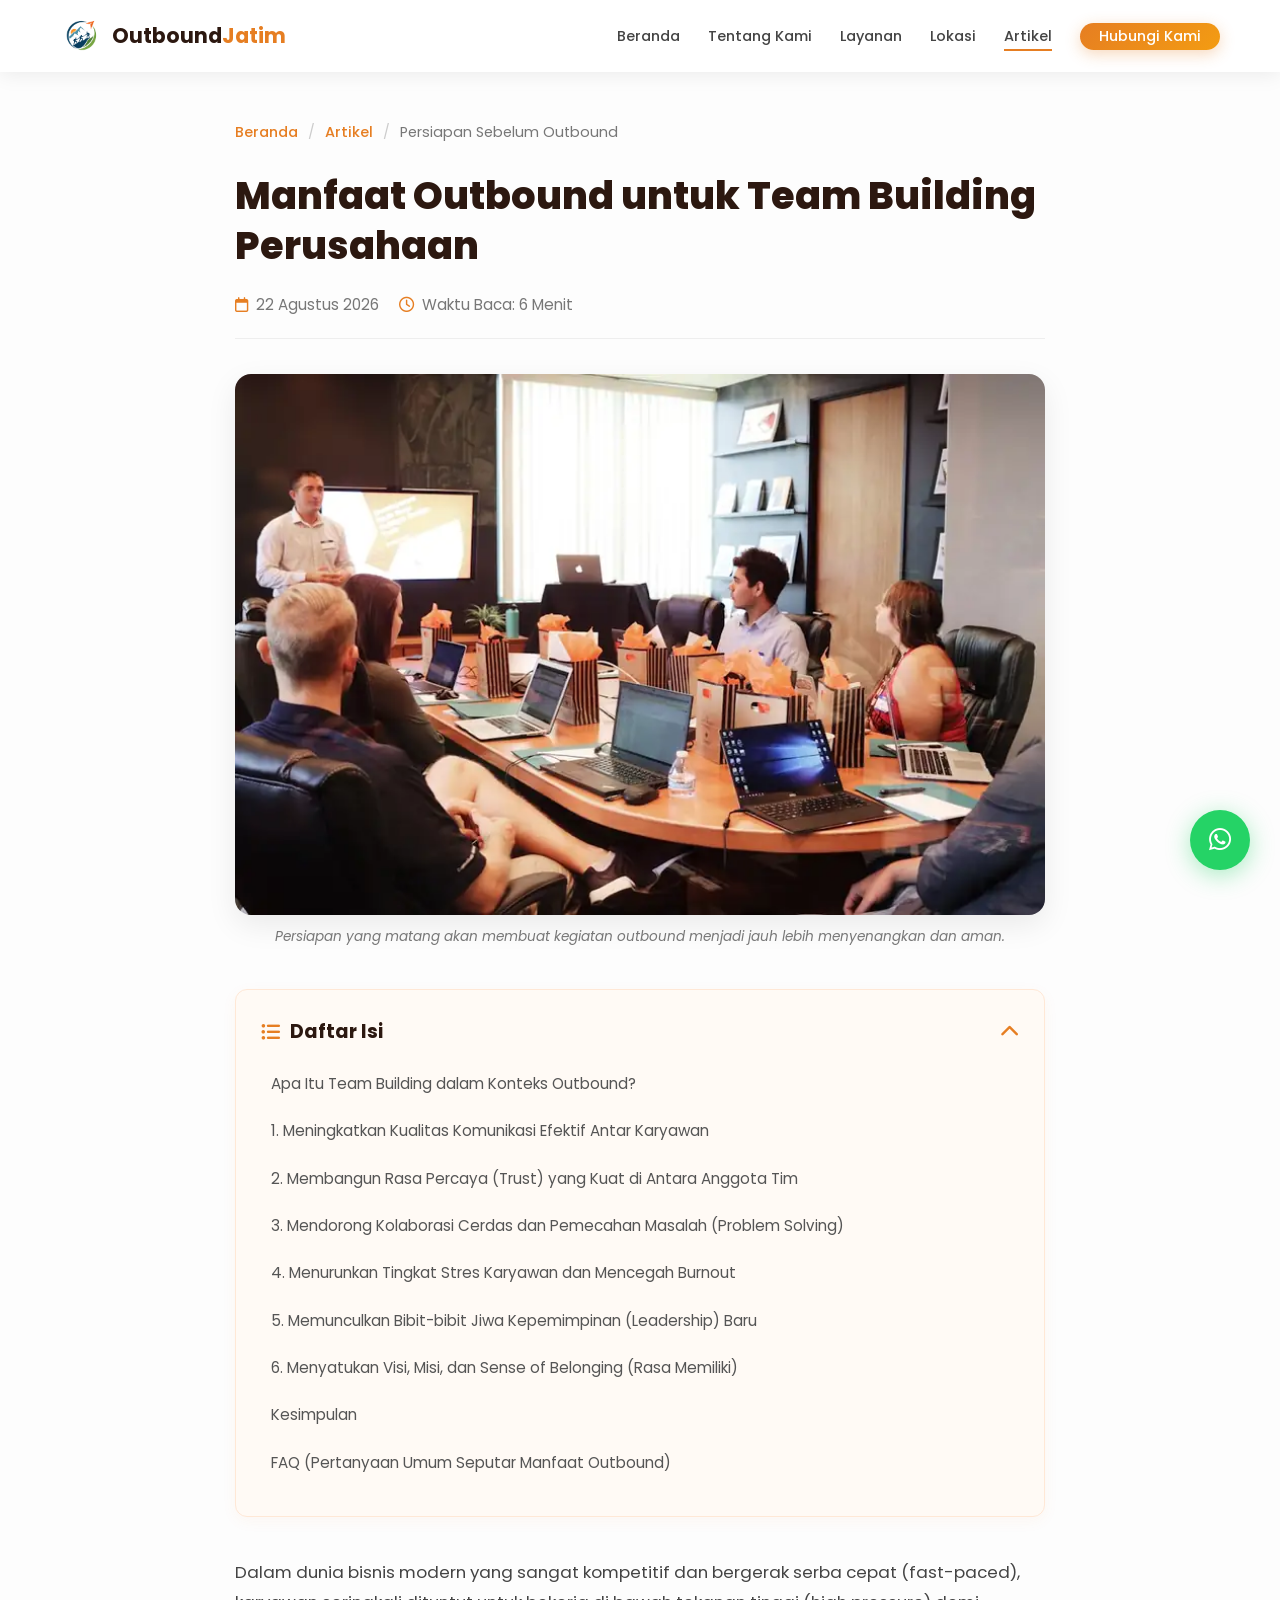
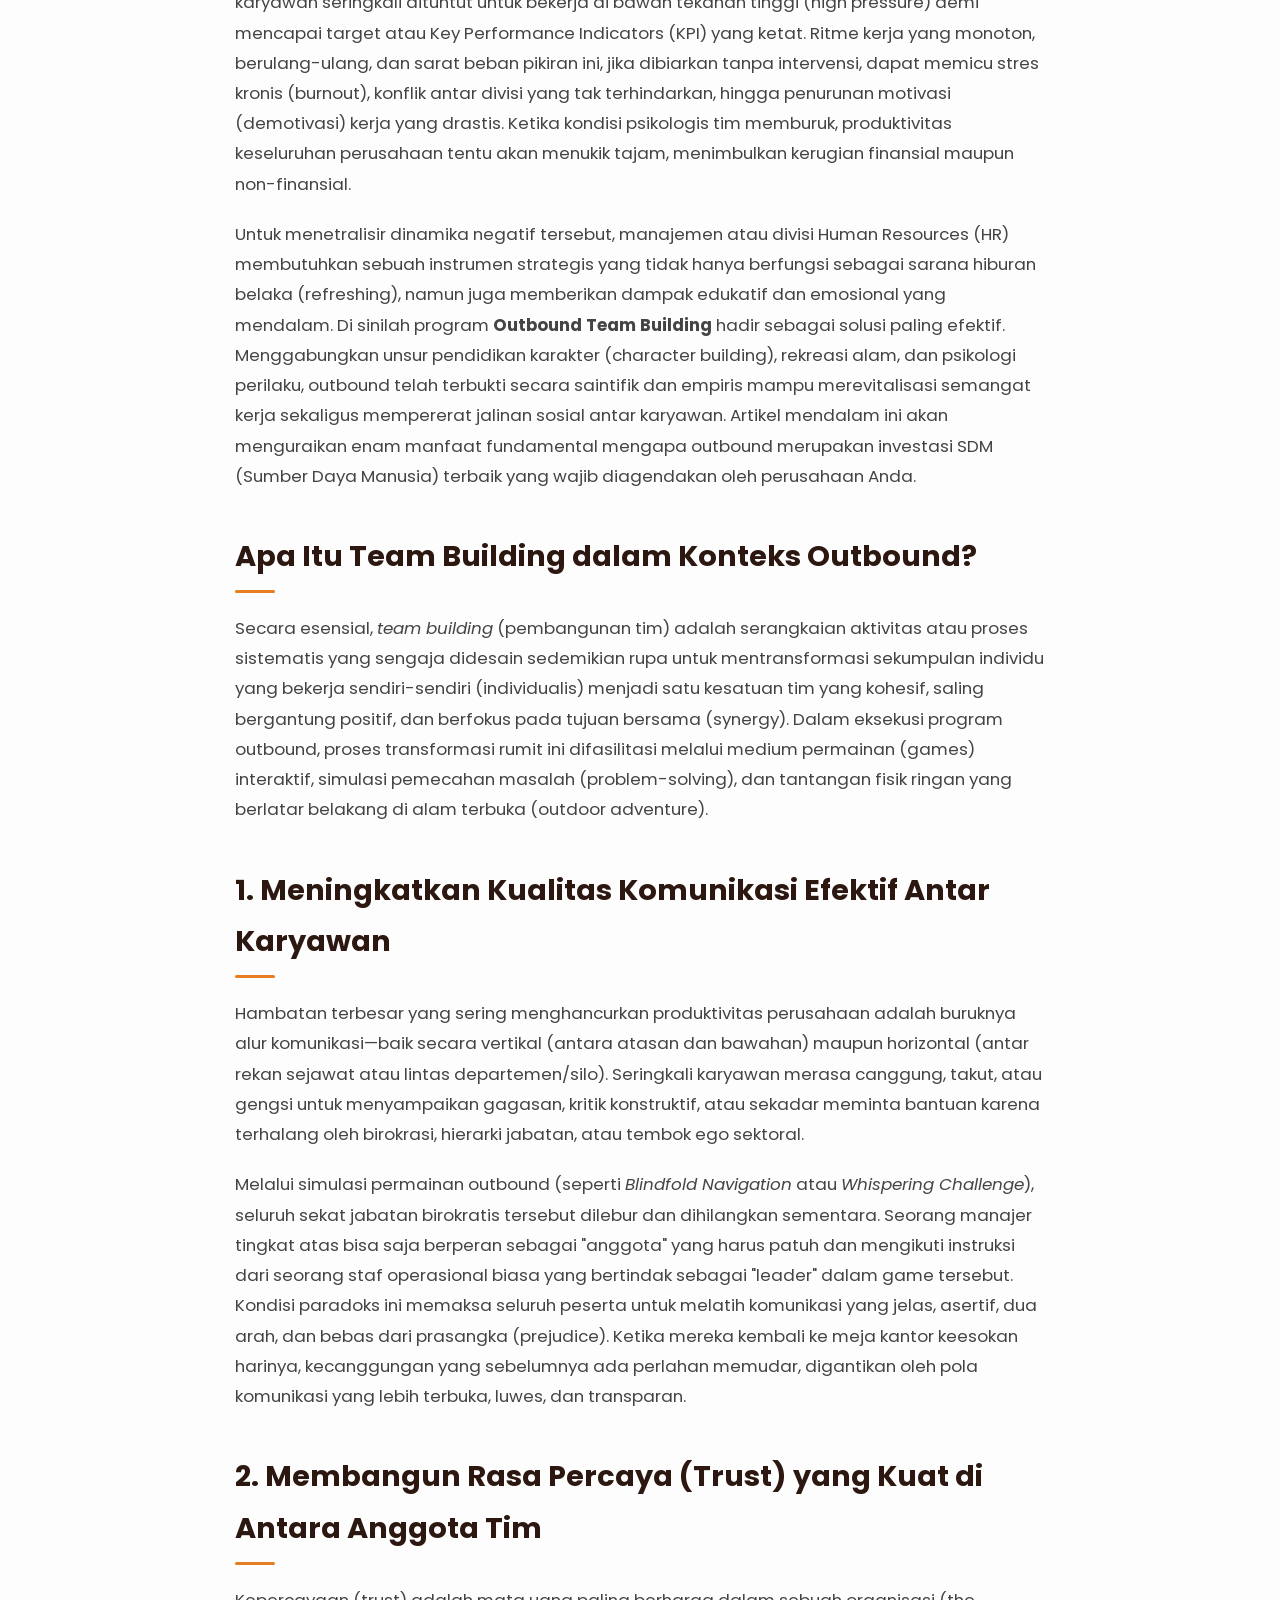
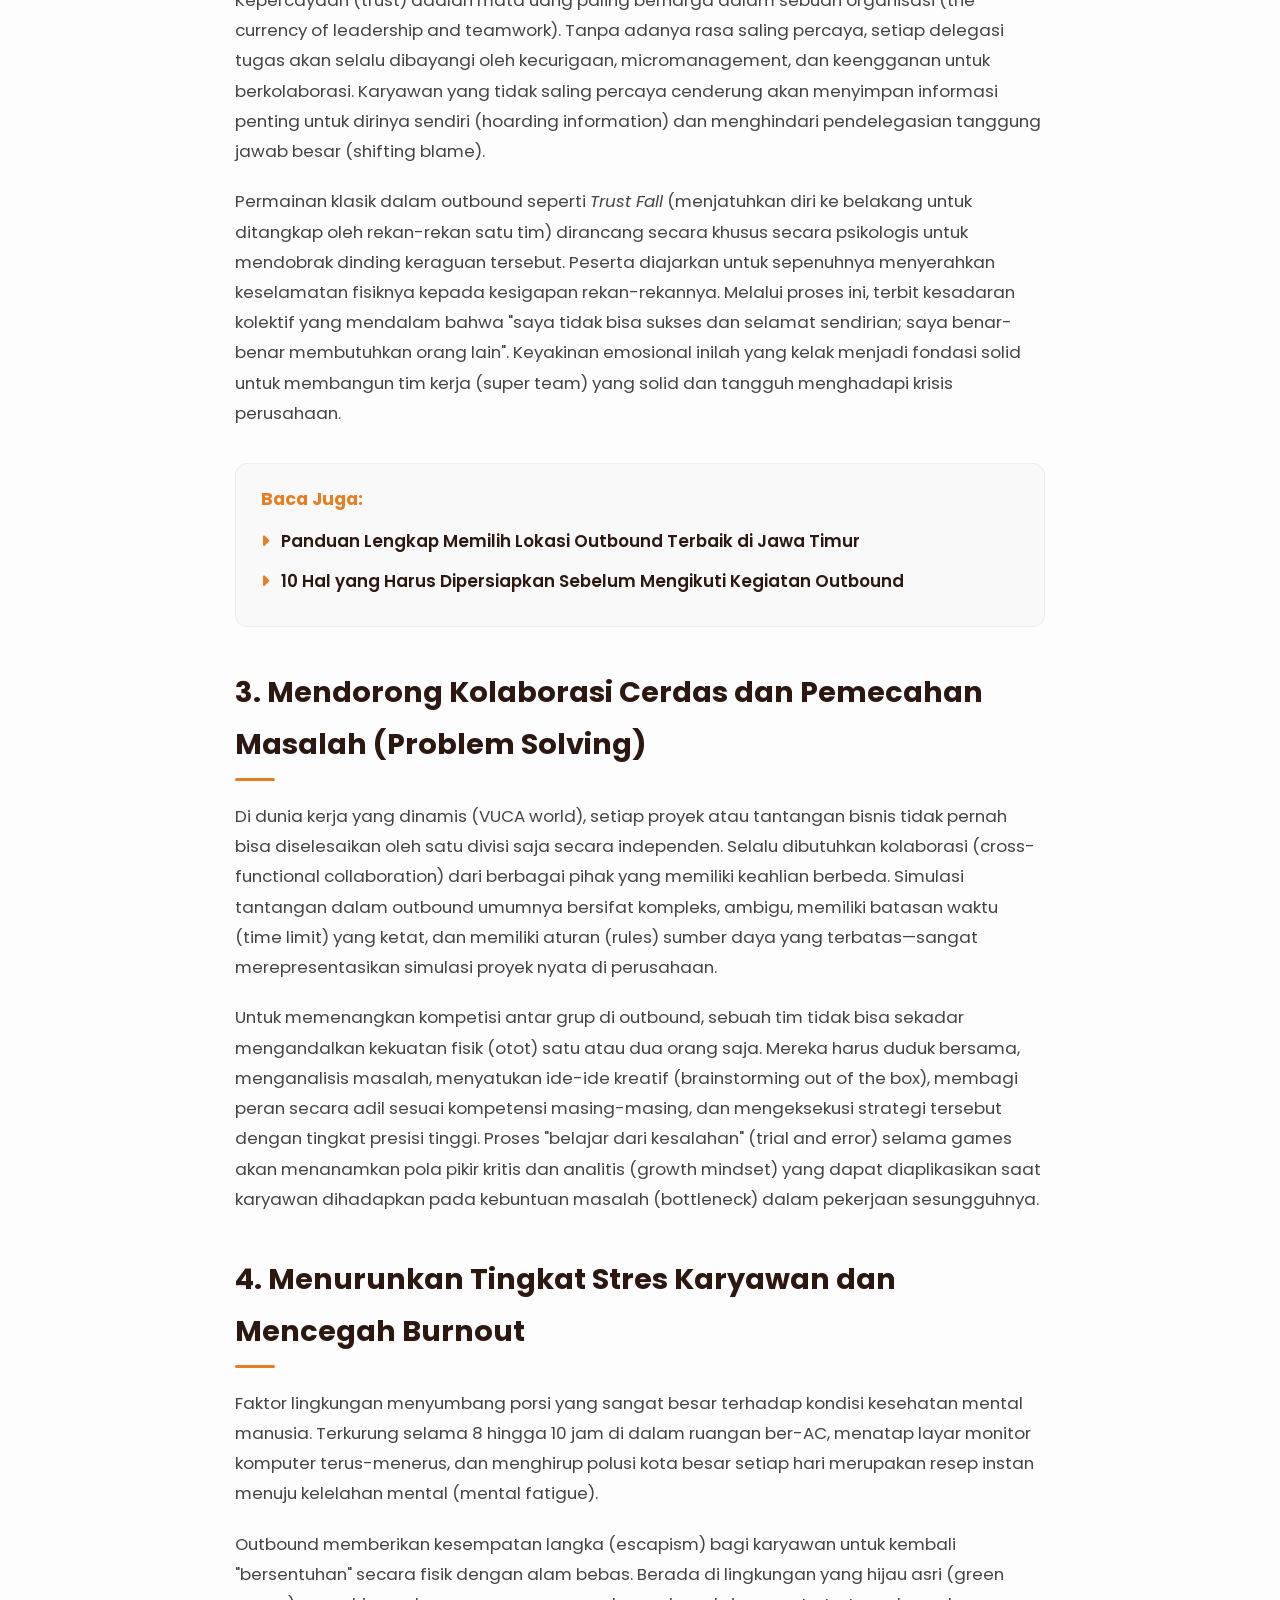
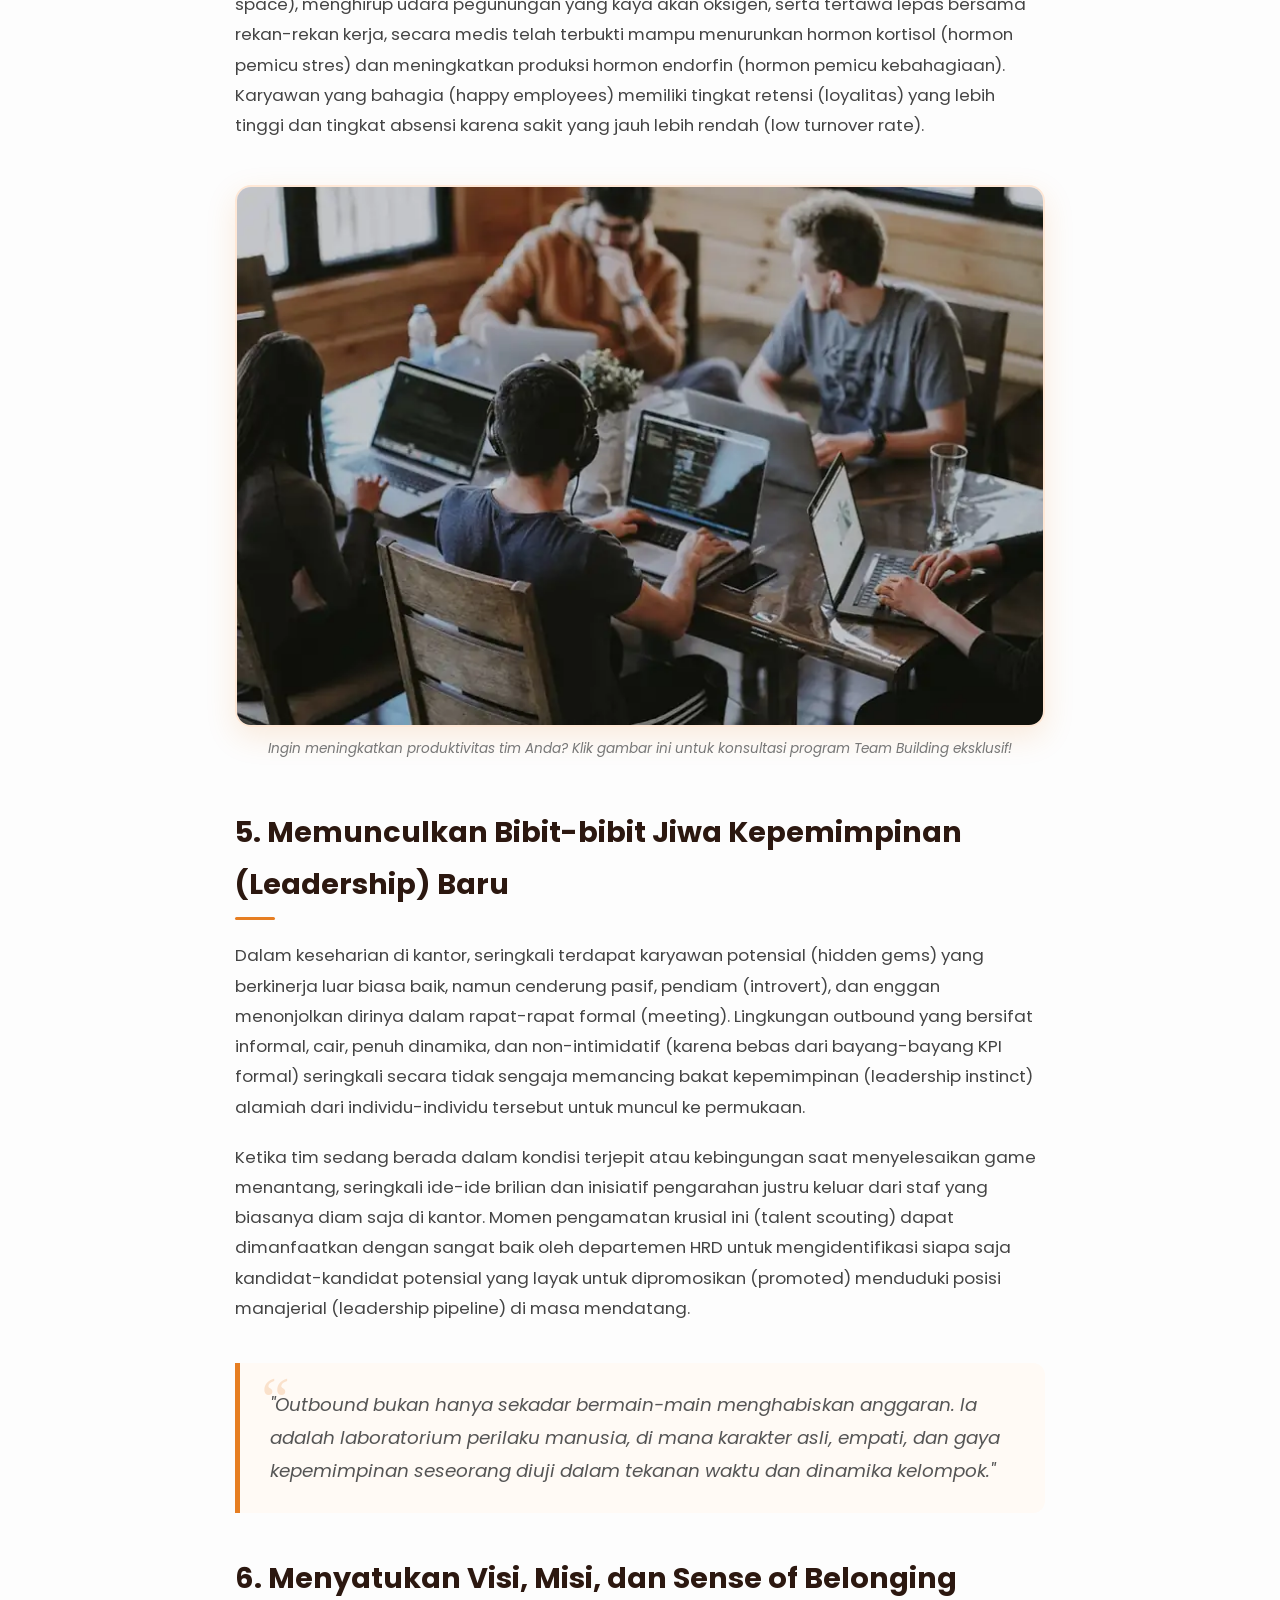
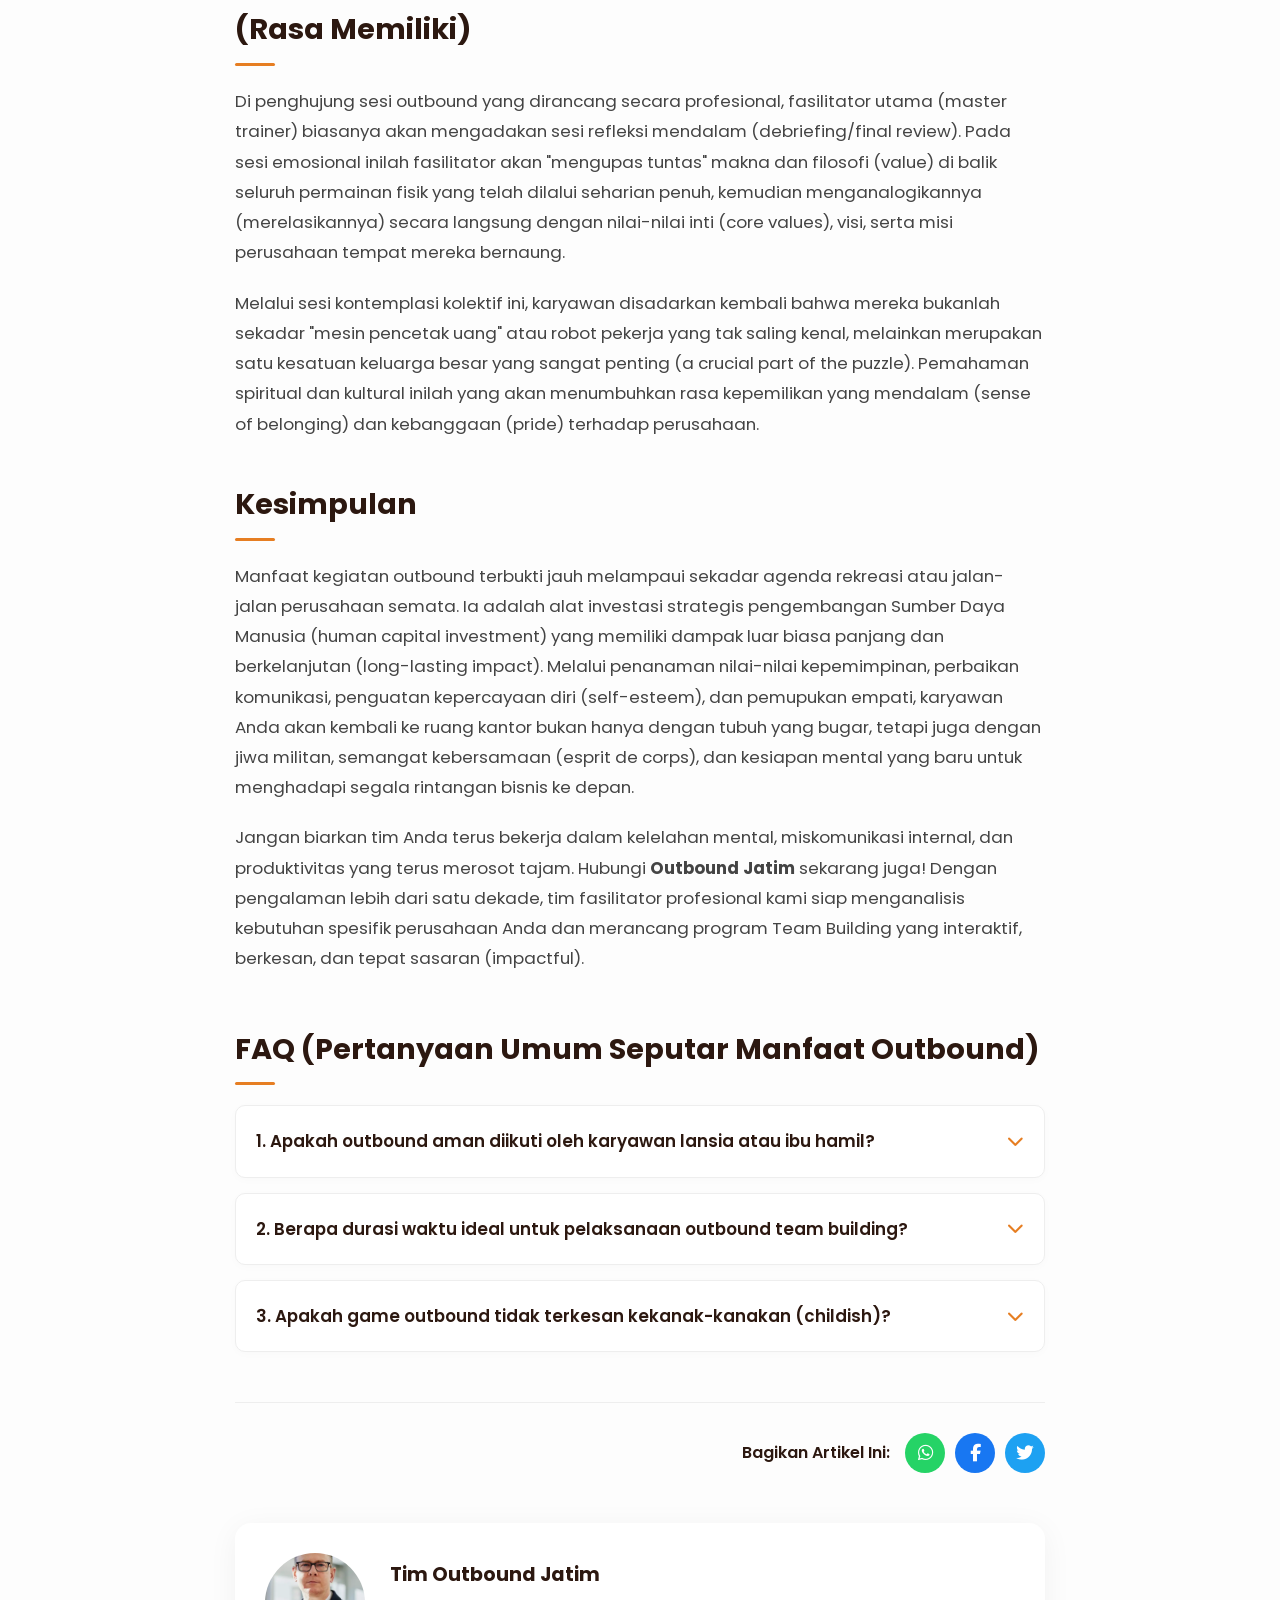
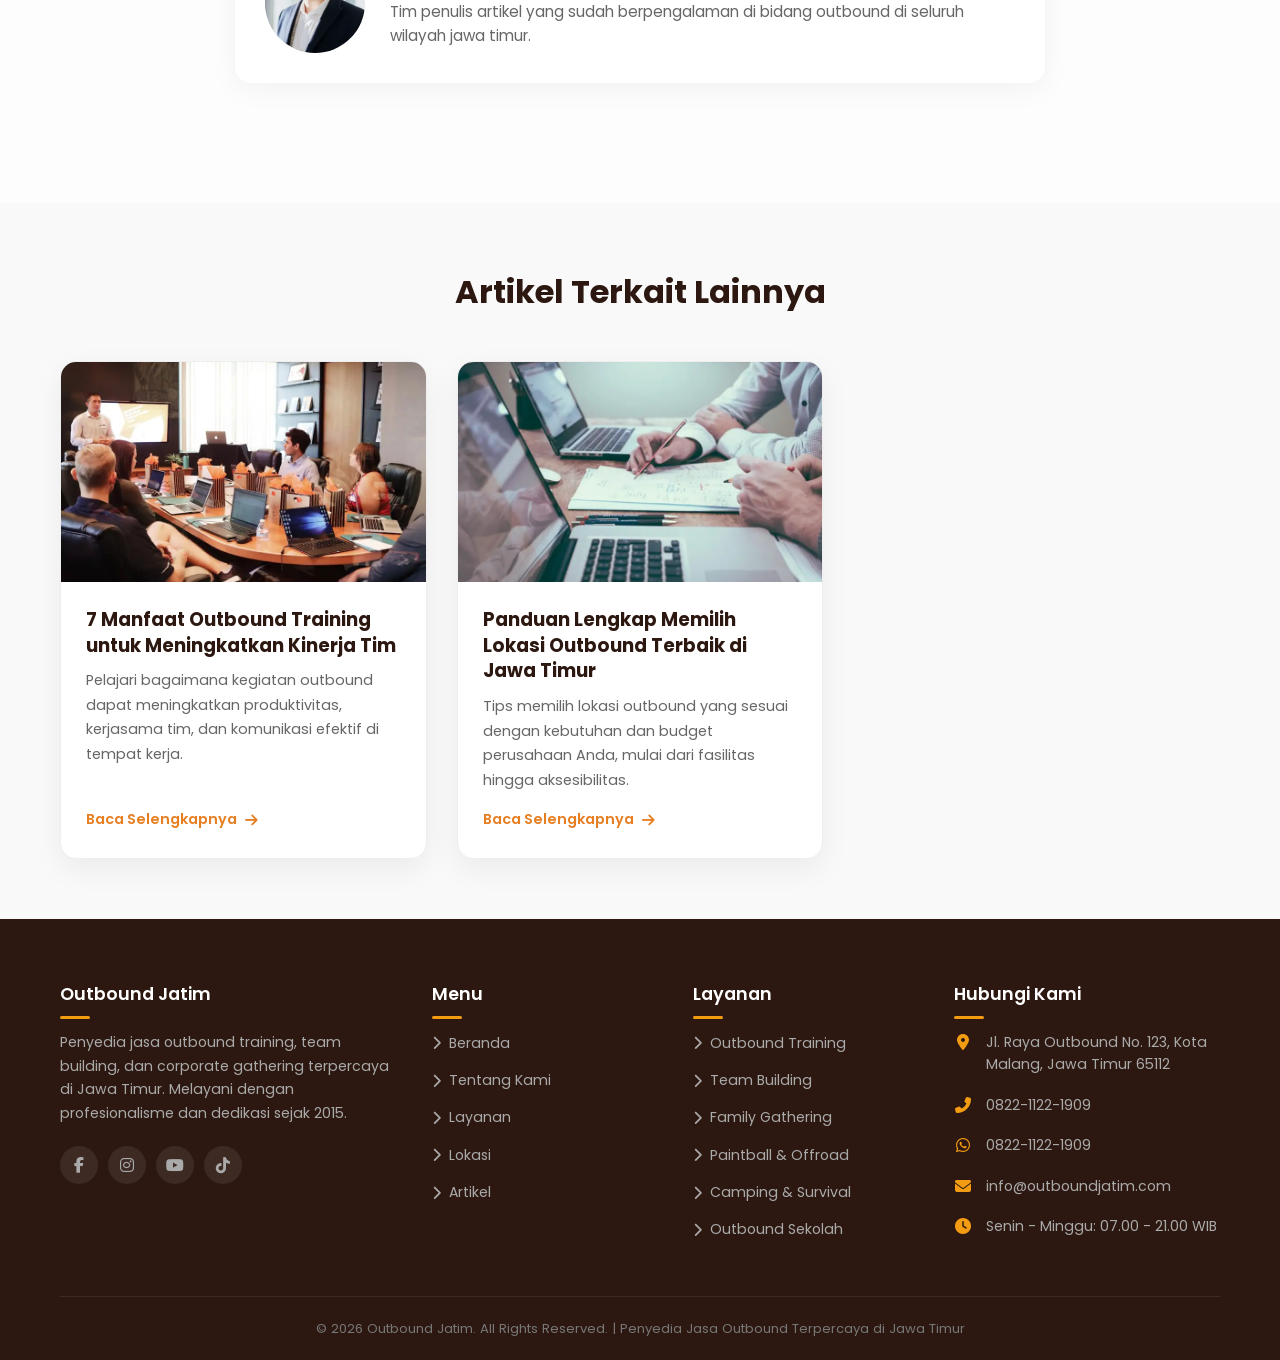
<file: manfaat-outbound-team-building.html>
<!DOCTYPE html>
<html lang="id">

<head>
    <meta charset="UTF-8">
    <meta name="viewport" content="width=device-width, initial-scale=1.0">
    <meta http-equiv="X-UA-Compatible" content="IE=edge">
    <title>Manfaat Outbound untuk Team Building Perusahaan - Outbound Jatim</title>

    <!-- SEO Meta Tags -->
    <meta name="description"
        content="Ketahui berbagai manfaat nyata dari kegiatan outbound untuk meningkatkan kekompakan, produktivitas, dan loyalitas karyawan perusahaan.">
    <meta name="keywords"
        content="persiapan outbound, tips outbound, perlengkapan outbound, kegiatan outbound, persiapan fisik outbound">
    <meta name="author" content="Tim Outbound Jatim">
    <meta name="robots" content="index, follow, max-snippet:-1, max-image-preview:large, max-video-preview:-1">

    <!-- Open Graph -->
    <meta property="og:type" content="article">
    <meta property="og:title" content="Manfaat Outbound untuk Team Building Perusahaan">
    <meta property="og:description"
        content="Ketahui berbagai manfaat nyata dari kegiatan outbound untuk meningkatkan kekompakan, produktivitas, dan loyalitas karyawan perusahaan.">
    <meta property="og:site_name" content="Outbound Jatim">
    <meta property="og:locale" content="id_ID">

    <!-- Geo Meta Tags -->
    <meta name="geo.region" content="ID-JI">
    <meta name="geo.placename" content="Jawa Timur">
    <meta name="geo.position" content="-7.7956;112.2421">
    <meta name="ICBM" content="-7.7956, 112.2421">


    <!-- PageSpeed Optimizations -->
    <link rel="dns-prefetch" href="https://fonts.googleapis.com">
    <link rel="dns-prefetch" href="https://fonts.gstatic.com">

    <!-- Google Fonts -->
    <link rel="preconnect" href="https://fonts.googleapis.com">
    <link rel="preconnect" href="https://fonts.gstatic.com" crossorigin>
    <link rel="preload" as="style" href="https://fonts.googleapis.com/css2?family=Poppins:wght@300;400;500;600;700;800;900&display=swap">
    <link rel="stylesheet" href="https://fonts.googleapis.com/css2?family=Poppins:wght@300;400;500;600;700;800;900&display=swap" media="print" onload="this.media='all'">
    <noscript>
        <link rel="stylesheet" href="https://fonts.googleapis.com/css2?family=Poppins:wght@300;400;500;600;700;800;900&display=swap">
    </noscript>

    <!-- Font Awesome -->
    <link rel="preload" as="style" href="https://cdnjs.cloudflare.com/ajax/libs/font-awesome/6.5.0/css/all.min.css">
    <link rel="stylesheet" href="https://cdnjs.cloudflare.com/ajax/libs/font-awesome/6.5.0/css/all.min.css" media="print" onload="this.media='all'">
    <noscript>
        <link rel="stylesheet" href="https://cdnjs.cloudflare.com/ajax/libs/font-awesome/6.5.0/css/all.min.css">
    </noscript>


    <link rel="stylesheet" href="assets/css/style.css">
</head>

<body>

    <!-- NAVBAR -->
    <nav class="navbar">
        <div class="container">
            <a href="index.html" class="navbar-brand">
                <img src="assets/img/logo-outbound-jatim.webp" alt="Logo Outbound Jatim"
                    style="height: 42px; width: auto; object-fit: contain;">
                <h1>Outbound<span>Jatim</span></h1>
            </a>
            <ul class="nav-links" id="navLinks">
                <li><a href="index.html">Beranda</a></li>
                <li><a href="about.html">Tentang Kami</a></li>
                <li><a href="layanan.html">Layanan</a></li>
                <li><a href="lokasi.html">Lokasi</a></li>
                <li><a href="artikel.html" class="active">Artikel</a></li>
                <li><a href="https://wa.me/6282211221909" class="btn-hubungi" target="_blank" rel="noopener">Hubungi
                        Kami</a></li>
            </ul>
            <div class="hamburger" id="hamburger"><span></span><span></span><span></span></div>
        </div>
    </nav>
    <div class="nav-overlay" id="navOverlay"></div>

    <!-- ARTICLE SECTION -->
    <section class="article-page">
        <div class="container article-container">
            <!-- Breadcrumb -->
            <div class="breadcrumb">
                <a href="index.html">Beranda</a> <span class="separator">/</span>
                <a href="artikel.html">Artikel</a> <span class="separator">/</span>
                <span>Persiapan Sebelum Outbound</span>
            </div>

            <!-- Header -->
            <div class="article-header">
                <h1>Manfaat Outbound untuk Team Building Perusahaan</h1>
                <div class="article-meta">
                    <div class="meta-item"><i class="far fa-calendar"></i> 22 Agustus 2026</div>
                    <div class="meta-item"><i class="far fa-clock"></i> Waktu Baca: 6 Menit</div>
                </div>
            </div>

            <!-- Main Image -->
            <div class="article-main-image">
                <img src="assets/img/artikel-manfaat-outbound.webp" alt="Persiapan Kegiatan Outbound">
                <div class="image-caption">Persiapan yang matang akan membuat kegiatan outbound menjadi jauh lebih
                    menyenangkan dan aman.</div>
            </div>

            <!-- Auto TOC Container -->
            <div class="toc-container">
                <div class="toc-header" id="tocToggleBtn">
                    <h3><i class="fas fa-list-ul"></i> Daftar Isi</h3>
                    <button class="toc-toggle"><i class="fas fa-chevron-up"></i></button>
                </div>
                <div class="toc-content" id="tocContent">
                    <ul class="toc-list" id="tocList">
                        <!-- TOC Items will be generated here -->
                    </ul>
                </div>
            </div>

            <!-- Article Body -->
            <div class="article-body">

                <p>Dalam dunia bisnis modern yang sangat kompetitif dan bergerak serba cepat (fast-paced), karyawan
                    seringkali dituntut untuk bekerja di bawah tekanan tinggi (high pressure) demi mencapai target atau
                    Key Performance Indicators (KPI) yang ketat. Ritme kerja yang monoton, berulang-ulang, dan sarat
                    beban pikiran ini, jika dibiarkan tanpa intervensi, dapat memicu stres kronis (burnout), konflik
                    antar divisi yang tak terhindarkan, hingga penurunan motivasi (demotivasi) kerja yang drastis.
                    Ketika kondisi psikologis tim memburuk, produktivitas keseluruhan perusahaan tentu akan menukik
                    tajam, menimbulkan kerugian finansial maupun non-finansial.</p>

                <p>Untuk menetralisir dinamika negatif tersebut, manajemen atau divisi Human Resources (HR) membutuhkan
                    sebuah instrumen strategis yang tidak hanya berfungsi sebagai sarana hiburan belaka (refreshing),
                    namun juga memberikan dampak edukatif dan emosional yang mendalam. Di sinilah program
                    <strong>Outbound Team Building</strong> hadir sebagai solusi paling efektif. Menggabungkan unsur
                    pendidikan karakter (character building), rekreasi alam, dan psikologi perilaku, outbound telah
                    terbukti secara saintifik dan empiris mampu merevitalisasi semangat kerja sekaligus mempererat
                    jalinan sosial antar karyawan. Artikel mendalam ini akan menguraikan enam manfaat fundamental
                    mengapa outbound merupakan investasi SDM (Sumber Daya Manusia) terbaik yang wajib diagendakan oleh
                    perusahaan Anda.
                </p>

                <h2>Apa Itu Team Building dalam Konteks Outbound?</h2>
                <p>Secara esensial, <em>team building</em> (pembangunan tim) adalah serangkaian aktivitas atau proses
                    sistematis yang sengaja didesain sedemikian rupa untuk mentransformasi sekumpulan individu yang
                    bekerja sendiri-sendiri (individualis) menjadi satu kesatuan tim yang kohesif, saling bergantung
                    positif, dan berfokus pada tujuan bersama (synergy). Dalam eksekusi program outbound, proses
                    transformasi rumit ini difasilitasi melalui medium permainan (games) interaktif, simulasi pemecahan
                    masalah (problem-solving), dan tantangan fisik ringan yang berlatar belakang di alam terbuka
                    (outdoor adventure).</p>

                <h2>1. Meningkatkan Kualitas Komunikasi Efektif Antar Karyawan</h2>
                <p>Hambatan terbesar yang sering menghancurkan produktivitas perusahaan adalah buruknya alur
                    komunikasi—baik secara vertikal (antara atasan dan bawahan) maupun horizontal (antar rekan sejawat
                    atau lintas departemen/silo). Seringkali karyawan merasa canggung, takut, atau gengsi untuk
                    menyampaikan gagasan, kritik konstruktif, atau sekadar meminta bantuan karena terhalang oleh
                    birokrasi, hierarki jabatan, atau tembok ego sektoral.</p>

                <p>Melalui simulasi permainan outbound (seperti <em>Blindfold Navigation</em> atau <em>Whispering
                        Challenge</em>), seluruh sekat jabatan birokratis tersebut dilebur dan dihilangkan sementara.
                    Seorang manajer tingkat atas bisa saja berperan sebagai "anggota" yang harus patuh dan mengikuti
                    instruksi dari seorang staf operasional biasa yang bertindak sebagai "leader" dalam game tersebut.
                    Kondisi paradoks ini memaksa seluruh peserta untuk melatih komunikasi yang jelas, asertif, dua arah,
                    dan bebas dari prasangka (prejudice). Ketika mereka kembali ke meja kantor keesokan harinya,
                    kecanggungan yang sebelumnya ada perlahan memudar, digantikan oleh pola komunikasi yang lebih
                    terbuka, luwes, dan transparan.</p>

                <h2>2. Membangun Rasa Percaya (Trust) yang Kuat di Antara Anggota Tim</h2>
                <p>Kepercayaan (trust) adalah mata uang paling berharga dalam sebuah organisasi (the currency of
                    leadership and teamwork). Tanpa adanya rasa saling percaya, setiap delegasi tugas akan selalu
                    dibayangi oleh kecurigaan, micromanagement, dan keengganan untuk berkolaborasi. Karyawan yang tidak
                    saling percaya cenderung akan menyimpan informasi penting untuk dirinya sendiri (hoarding
                    information) dan menghindari pendelegasian tanggung jawab besar (shifting blame).</p>

                <p>Permainan klasik dalam outbound seperti <em>Trust Fall</em> (menjatuhkan diri ke belakang untuk
                    ditangkap oleh rekan-rekan satu tim) dirancang secara khusus secara psikologis untuk mendobrak
                    dinding keraguan tersebut. Peserta diajarkan untuk sepenuhnya menyerahkan keselamatan fisiknya
                    kepada kesigapan rekan-rekannya. Melalui proses ini, terbit kesadaran kolektif yang mendalam bahwa
                    "saya tidak bisa sukses dan selamat sendirian; saya benar-benar membutuhkan orang lain". Keyakinan
                    emosional inilah yang kelak menjadi fondasi solid untuk membangun tim kerja (super team) yang solid
                    dan tangguh menghadapi krisis perusahaan.</p>

                <div class="baca-juga">
                    <strong>Baca Juga:</strong>
                    <ul>
                        <li><a href="panduan-memilih-lokasi-outbound.html">Panduan Lengkap Memilih Lokasi Outbound
                                Terbaik di Jawa Timur</a></li>
                        <li><a href="persiapan-sebelum-kegiatan-outbound.html">10 Hal yang Harus Dipersiapkan Sebelum
                                Mengikuti Kegiatan Outbound</a></li>
                    </ul>
                </div>

                <h2>3. Mendorong Kolaborasi Cerdas dan Pemecahan Masalah (Problem Solving)</h2>
                <p>Di dunia kerja yang dinamis (VUCA world), setiap proyek atau tantangan bisnis tidak pernah bisa
                    diselesaikan oleh satu divisi saja secara independen. Selalu dibutuhkan kolaborasi (cross-functional
                    collaboration) dari berbagai pihak yang memiliki keahlian berbeda. Simulasi tantangan dalam outbound
                    umumnya bersifat kompleks, ambigu, memiliki batasan waktu (time limit) yang ketat, dan memiliki
                    aturan (rules) sumber daya yang terbatas—sangat merepresentasikan simulasi proyek nyata di
                    perusahaan.</p>

                <p>Untuk memenangkan kompetisi antar grup di outbound, sebuah tim tidak bisa sekadar mengandalkan
                    kekuatan fisik (otot) satu atau dua orang saja. Mereka harus duduk bersama, menganalisis masalah,
                    menyatukan ide-ide kreatif (brainstorming out of the box), membagi peran secara adil sesuai
                    kompetensi masing-masing, dan mengeksekusi strategi tersebut dengan tingkat presisi tinggi. Proses
                    "belajar dari kesalahan" (trial and error) selama games akan menanamkan pola pikir kritis dan
                    analitis (growth mindset) yang dapat diaplikasikan saat karyawan dihadapkan pada kebuntuan masalah
                    (bottleneck) dalam pekerjaan sesungguhnya.</p>

                <h2>4. Menurunkan Tingkat Stres Karyawan dan Mencegah Burnout</h2>
                <p>Faktor lingkungan menyumbang porsi yang sangat besar terhadap kondisi kesehatan mental manusia.
                    Terkurung selama 8 hingga 10 jam di dalam ruangan ber-AC, menatap layar monitor komputer
                    terus-menerus, dan menghirup polusi kota besar setiap hari merupakan resep instan menuju kelelahan
                    mental (mental fatigue).

                <p>Outbound memberikan kesempatan langka (escapism) bagi karyawan untuk kembali "bersentuhan" secara
                    fisik dengan alam bebas. Berada di lingkungan yang hijau asri (green space), menghirup udara
                    pegunungan yang kaya akan oksigen, serta tertawa lepas bersama rekan-rekan kerja, secara medis telah
                    terbukti mampu menurunkan hormon kortisol (hormon pemicu stres) dan meningkatkan produksi hormon
                    endorfin (hormon pemicu kebahagiaan). Karyawan yang bahagia (happy employees) memiliki tingkat
                    retensi (loyalitas) yang lebih tinggi dan tingkat absensi karena sakit yang jauh lebih rendah (low
                    turnover rate).</p>

                <a href="https://wa.me/6282211221909?text=Halo%20Outbound%20Jatim%2C%20saya%20ingin%20tanya%20manfaat%20outbound"
                    class="promo-photo" target="_blank" rel="noopener">
                    <img src="assets/img/promo-outbound-wa.webp"
                        alt="Konsultasi Program Team Building bersama Outbound Jatim" loading="lazy">
                    <div class="image-caption">Ingin meningkatkan produktivitas tim Anda? Klik gambar ini untuk
                        konsultasi program Team Building eksklusif!</div>
                </a>

                <h2>5. Memunculkan Bibit-bibit Jiwa Kepemimpinan (Leadership) Baru</h2>
                <p>Dalam keseharian di kantor, seringkali terdapat karyawan potensial (hidden gems) yang berkinerja luar
                    biasa baik, namun cenderung pasif, pendiam (introvert), dan enggan menonjolkan dirinya dalam
                    rapat-rapat formal (meeting). Lingkungan outbound yang bersifat informal, cair, penuh dinamika, dan
                    non-intimidatif (karena bebas dari bayang-bayang KPI formal) seringkali secara tidak sengaja
                    memancing bakat kepemimpinan (leadership instinct) alamiah dari individu-individu tersebut untuk
                    muncul ke permukaan.</p>

                <p>Ketika tim sedang berada dalam kondisi terjepit atau kebingungan saat menyelesaikan game menantang,
                    seringkali ide-ide brilian dan inisiatif pengarahan justru keluar dari staf yang biasanya diam saja
                    di kantor. Momen pengamatan krusial ini (talent scouting) dapat dimanfaatkan dengan sangat baik oleh
                    departemen HRD untuk mengidentifikasi siapa saja kandidat-kandidat potensial yang layak untuk
                    dipromosikan (promoted) menduduki posisi manajerial (leadership pipeline) di masa mendatang.</p>

                <blockquote>
                    "Outbound bukan hanya sekadar bermain-main menghabiskan anggaran. Ia adalah laboratorium perilaku
                    manusia, di mana karakter asli, empati, dan gaya kepemimpinan seseorang diuji dalam tekanan waktu
                    dan dinamika kelompok."
                </blockquote>

                <h2>6. Menyatukan Visi, Misi, dan Sense of Belonging (Rasa Memiliki)</h2>
                <p>Di penghujung sesi outbound yang dirancang secara profesional, fasilitator utama (master trainer)
                    biasanya akan mengadakan sesi refleksi mendalam (debriefing/final review). Pada sesi emosional
                    inilah fasilitator akan "mengupas tuntas" makna dan filosofi (value) di balik seluruh permainan
                    fisik yang telah dilalui seharian penuh, kemudian menganalogikannya (merelasikannya) secara langsung
                    dengan nilai-nilai inti (core values), visi, serta misi perusahaan tempat mereka bernaung.</p>

                <p>Melalui sesi kontemplasi kolektif ini, karyawan disadarkan kembali bahwa mereka bukanlah sekadar
                    "mesin pencetak uang" atau robot pekerja yang tak saling kenal, melainkan merupakan satu kesatuan
                    keluarga besar yang sangat penting (a crucial part of the puzzle). Pemahaman spiritual dan kultural
                    inilah yang akan menumbuhkan rasa kepemilikan yang mendalam (sense of belonging) dan kebanggaan
                    (pride) terhadap perusahaan.</p>

                <h2>Kesimpulan</h2>
                <p>Manfaat kegiatan outbound terbukti jauh melampaui sekadar agenda rekreasi atau jalan-jalan perusahaan
                    semata. Ia adalah alat investasi strategis pengembangan Sumber Daya Manusia (human capital
                    investment) yang memiliki dampak luar biasa panjang dan berkelanjutan (long-lasting impact). Melalui
                    penanaman nilai-nilai kepemimpinan, perbaikan komunikasi, penguatan kepercayaan diri (self-esteem),
                    dan pemupukan empati, karyawan Anda akan kembali ke ruang kantor bukan hanya dengan tubuh yang
                    bugar, tetapi juga dengan jiwa militan, semangat kebersamaan (esprit de corps), dan kesiapan mental
                    yang baru untuk menghadapi segala rintangan bisnis ke depan.</p>

                <p>Jangan biarkan tim Anda terus bekerja dalam kelelahan mental, miskomunikasi internal, dan
                    produktivitas yang terus merosot tajam. Hubungi <strong>Outbound Jatim</strong> sekarang juga!
                    Dengan pengalaman lebih dari satu dekade, tim fasilitator profesional kami siap menganalisis
                    kebutuhan spesifik perusahaan Anda dan merancang program Team Building yang interaktif, berkesan,
                    dan tepat sasaran (impactful).</p>

                <div class="faq-section">
                    <h2>FAQ (Pertanyaan Umum Seputar Manfaat Outbound)</h2>
                    <div class="faq-item">
                        <div class="faq-question"
                            onclick="this.classList.toggle('active'); this.nextElementSibling.classList.toggle('active');">
                            <span>1. Apakah outbound aman diikuti oleh karyawan lansia atau ibu hamil?</span>
                            <i class="fas fa-chevron-down"></i>
                        </div>
                        <div class="faq-answer">
                            <p>Sangat aman! Program outbound profesional bersifat fleksibel (tailor-made). Bagi peserta
                                lansia, ibu hamil, atau peserta dengan kondisi medis khusus (seperti asma atau cedera
                                tulang), kami akan memisahkan mereka ke dalam kelompok khusus atau memberikan peran
                                pengamat (observer/motivator) tanpa harus mengikuti aktivitas fisik yang berat atau
                                berisiko tinggi.</p>
                        </div>
                    </div>
                    <div class="faq-item">
                        <div class="faq-question"
                            onclick="this.classList.toggle('active'); this.nextElementSibling.classList.toggle('active');">
                            <span>2. Berapa durasi waktu ideal untuk pelaksanaan outbound team building?</span>
                            <i class="fas fa-chevron-down"></i>
                        </div>
                        <div class="faq-answer">
                            <p>Untuk sekadar penyegaran singkat (refreshing & fun games), durasi 1 hari (one day trip)
                                dari pagi hingga sore sudah cukup. Namun, jika Anda menargetkan pembentukan karakter
                                (character building), peningkatan soft skills, dan bonding yang mendalam antar divisi
                                yang sedang berkonflik, kami sangat menyarankan program menginap minimal 2 Hari 1 Malam
                                (2D1N) atau 3 Hari 2 Malam (3D2N).</p>
                        </div>
                    </div>
                    <div class="faq-item">
                        <div class="faq-question"
                            onclick="this.classList.toggle('active'); this.nextElementSibling.classList.toggle('active');">
                            <span>3. Apakah game outbound tidak terkesan kekanak-kanakan (childish)?</span>
                            <i class="fas fa-chevron-down"></i>
                        </div>
                        <div class="faq-answer">
                            <p>Walaupun secara kasat mata terlihat seperti "permainan anak-anak", namun setiap simulasi
                                outbound kami rancang secara serius dengan landasan psikologi organisasi (organizational
                                psychology). Justru dengan pendekatan yang menyenangkan (experiential learning) itulah,
                                pertahanan ego orang dewasa akan lebih mudah ditembus sehingga mereka bersedia menerima
                                pembelajaran baru dengan hati terbuka.</p>
                        </div>
                    </div>
                </div>

                <div class="article-footer">
                    <div class="article-tags">
                        <!-- Space for tags if needed -->
                    </div>
                    <div class="share-container">
                        <span>Bagikan Artikel Ini:</span>
                        <div class="social-share">
                            <a href="#" class="share-wa" aria-label="Share WhatsApp"><i class="fab fa-whatsapp"></i></a>
                            <a href="#" class="share-fb" aria-label="Share Facebook"><i
                                    class="fab fa-facebook-f"></i></a>
                            <a href="#" class="share-tw" aria-label="Share Twitter"><i class="fab fa-twitter"></i></a>
                        </div>
                    </div>
                </div>

                <!-- Author Bio -->
                <div class="author-bio">
                    <img src="assets/img/orang/penulis-budi.webp" alt="Tim Outbound Jatim">
                    <div class="author-info">
                        <h4>Tim Outbound Jatim</h4>
                        <p>Tim penulis artikel yang sudah berpengalaman di bidang outbound di seluruh wilayah jawa timur.</p>
                    </div>
                </div>

            </div>
    </section>

    <!-- RELATED ARTICLES -->
    <section class="related-articles">
        <div class="container">
            <div class="related-header">
                <h2>Artikel Terkait Lainnya</h2>
            </div>
            <div class="artikel-grid">
                <!-- Artikel 1 -->
                <article class="artikel-card">
                    <div class="artikel-image">
                        <img src="assets/img/artikel-manfaat-outbound.webp" alt="Manfaat Outbound Training">
                    </div>
                    <div class="artikel-content">
                        <h3>7 Manfaat Outbound Training untuk Meningkatkan Kinerja Tim</h3>
                        <p>Pelajari bagaimana kegiatan outbound dapat meningkatkan produktivitas, kerjasama tim, dan
                            komunikasi efektif di tempat kerja.</p>
                        <a href="artikel.html" class="btn-read">
                            <span>Baca Selengkapnya</span> <i class="fas fa-arrow-right"></i>
                        </a>
                    </div>
                </article>

                <!-- Artikel 2 -->
                <article class="artikel-card">
                    <div class="artikel-image">
                        <img src="assets/img/artikel-lokasi-outbound.webp" alt="Memilih Lokasi Outbound">
                    </div>
                    <div class="artikel-content">
                        <h3>Panduan Lengkap Memilih Lokasi Outbound Terbaik di Jawa Timur</h3>
                        <p>Tips memilih lokasi outbound yang sesuai dengan kebutuhan dan budget perusahaan Anda, mulai
                            dari fasilitas hingga aksesibilitas.</p>
                        <a href="artikel.html" class="btn-read">
                            <span>Baca Selengkapnya</span> <i class="fas fa-arrow-right"></i>
                        </a>
                    </div>
                </article>
            </div>
        </div>
    </section>

    <!-- ===== FOOTER ===== -->
    <footer class="footer" role="contentinfo">
        <div class="container">
            <div class="footer-grid">
                <div class="footer-col footer-about">
                    <h3>Outbound Jatim</h3>
                    <p>Penyedia jasa outbound training, team building, dan corporate gathering terpercaya di Jawa Timur.
                        Melayani dengan profesionalisme dan dedikasi sejak 2015.</p>
                    <div class="footer-social">
                        <a href="#" aria-label="Facebook Outbound Jatim"><i class="fab fa-facebook-f"></i></a>
                        <a href="#" aria-label="Instagram Outbound Jatim"><i class="fab fa-instagram"></i></a>
                        <a href="#" aria-label="YouTube Outbound Jatim"><i class="fab fa-youtube"></i></a>
                        <a href="#" aria-label="TikTok Outbound Jatim"><i class="fab fa-tiktok"></i></a>
                    </div>
                </div>
                <div class="footer-col">
                    <h3>Menu</h3>
                    <ul class="footer-links">
                        <li><a href="index.html#beranda"><i class="fas fa-chevron-right"></i> Beranda</a></li>
                        <li><a href="about.html"><i class="fas fa-chevron-right"></i> Tentang Kami</a></li>
                        <li><a href="layanan.html"><i class="fas fa-chevron-right"></i> Layanan</a></li>
                        <li><a href="lokasi.html"><i class="fas fa-chevron-right"></i> Lokasi</a></li>
                        <li><a href="artikel.html"><i class="fas fa-chevron-right"></i> Artikel</a></li>
                    </ul>
                </div>
                <div class="footer-col">
                    <h3>Layanan</h3>
                    <ul class="footer-links">
                        <li><a href="layanan.html"><i class="fas fa-chevron-right"></i> Outbound Training</a></li>
                        <li><a href="layanan.html"><i class="fas fa-chevron-right"></i> Team Building</a></li>
                        <li><a href="layanan.html"><i class="fas fa-chevron-right"></i> Family Gathering</a></li>
                        <li><a href="layanan.html"><i class="fas fa-chevron-right"></i> Paintball & Offroad</a></li>
                        <li><a href="layanan.html"><i class="fas fa-chevron-right"></i> Camping & Survival</a></li>
                        <li><a href="layanan.html"><i class="fas fa-chevron-right"></i> Outbound Sekolah</a></li>
                    </ul>
                </div>
                <div class="footer-col">
                    <h3>Hubungi Kami</h3>
                    <ul class="footer-contact">
                        <li>
                            <i class="fas fa-map-marker-alt"></i>
                            <span>Jl. Raya Outbound No. 123, Kota Malang, Jawa Timur 65112</span>
                        </li>
                        <li>
                            <i class="fas fa-phone-alt"></i>
                            <a href="tel:+6282211221909">0822-1122-1909</a>
                        </li>
                        <li>
                            <i class="fab fa-whatsapp"></i>
                            <a href="https://wa.me/6282211221909" target="_blank" rel="noopener">0822-1122-1909</a>
                        </li>
                        <li>
                            <i class="fas fa-envelope"></i>
                            <a href="mailto:info@outboundjatim.com">info@outboundjatim.com</a>
                        </li>
                        <li>
                            <i class="fas fa-clock"></i>
                            <span>Senin - Minggu: 07.00 - 21.00 WIB</span>
                        </li>
                    </ul>
                </div>
            </div>
            <div class="footer-bottom">
                <p>&copy; 2026 Outbound Jatim. All Rights Reserved. | Penyedia Jasa Outbound Terpercaya di Jawa Timur
                </p>
            </div>
        </div>
    </footer>

    <!-- FLOATING BUTTONS -->
    <a href="https://wa.me/6282211221909" class="floating-wa" target="_blank" rel="noopener"><i
            class="fab fa-whatsapp"></i></a>
    <button class="floating-top" id="floatingTop"><i class="fas fa-chevron-up"></i></button>


    <script src="assets/js/main.js" defer></script>
</body>

</html>
</file>
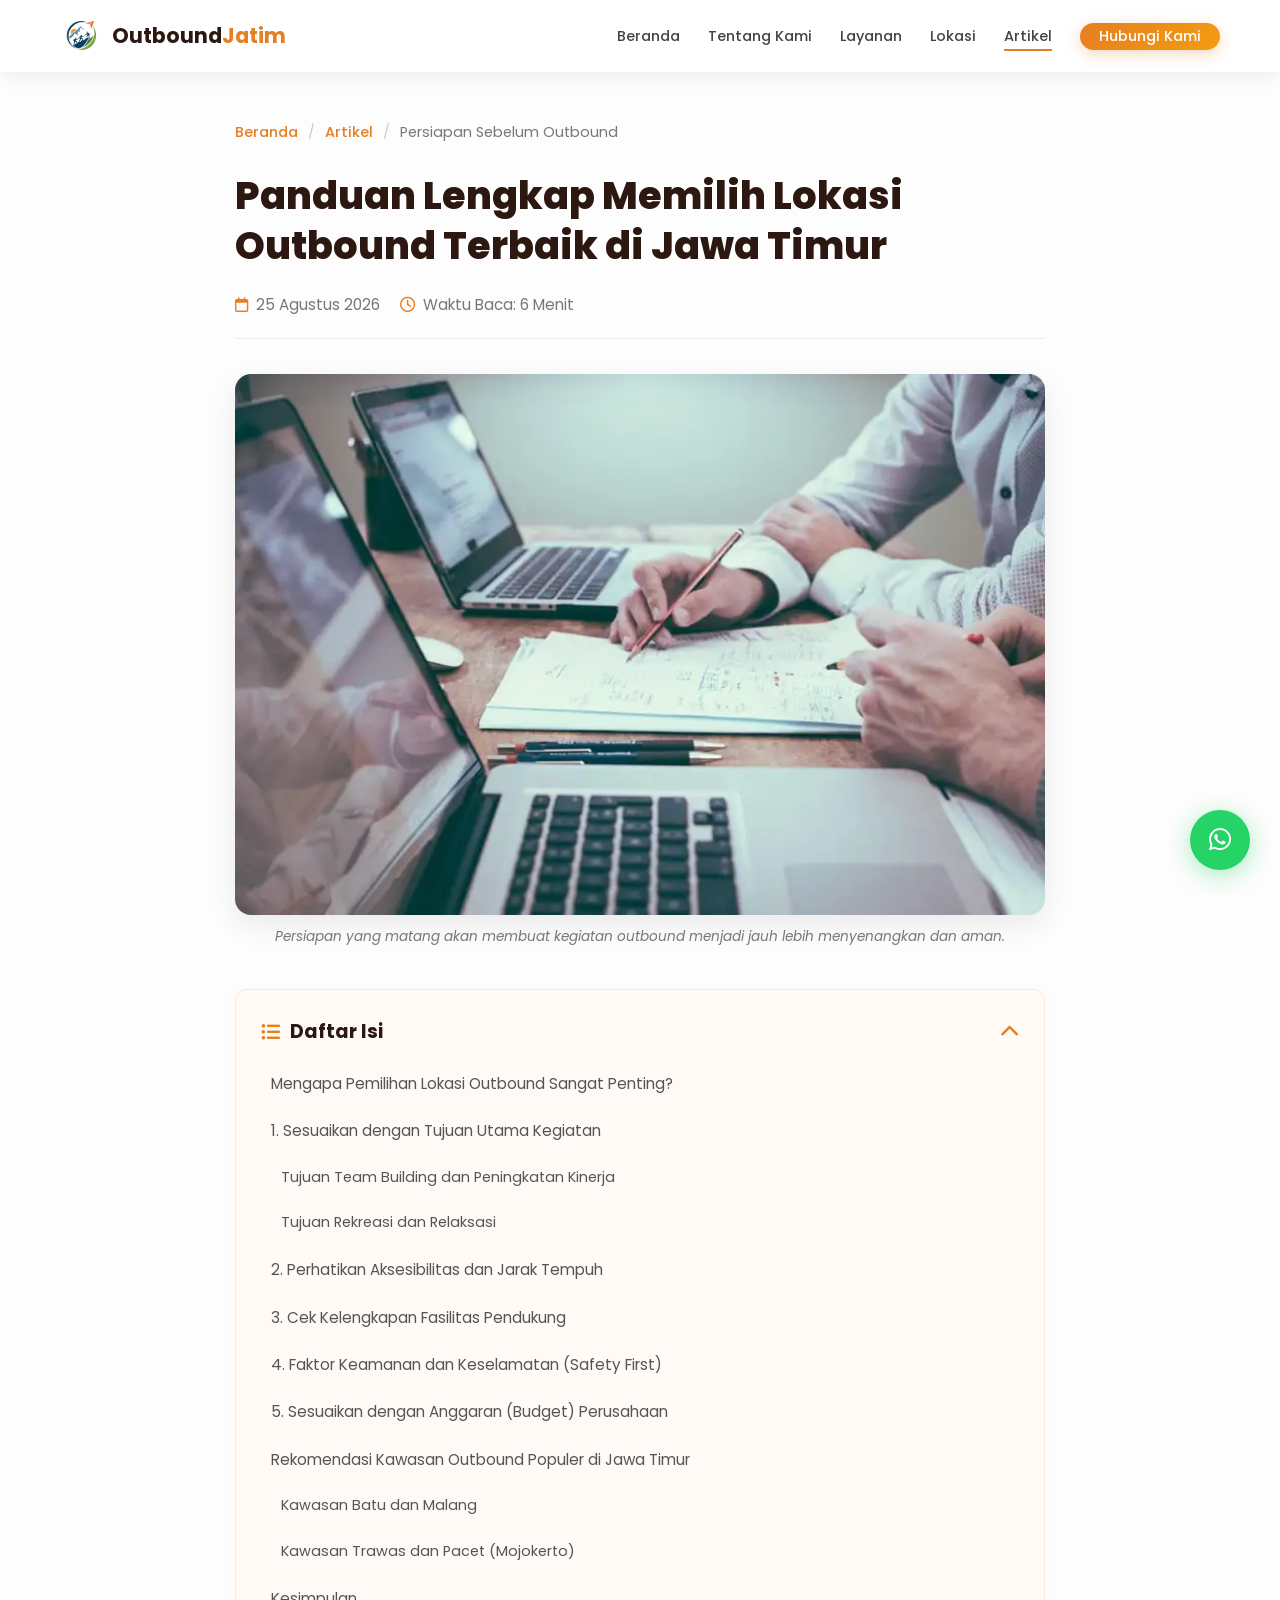
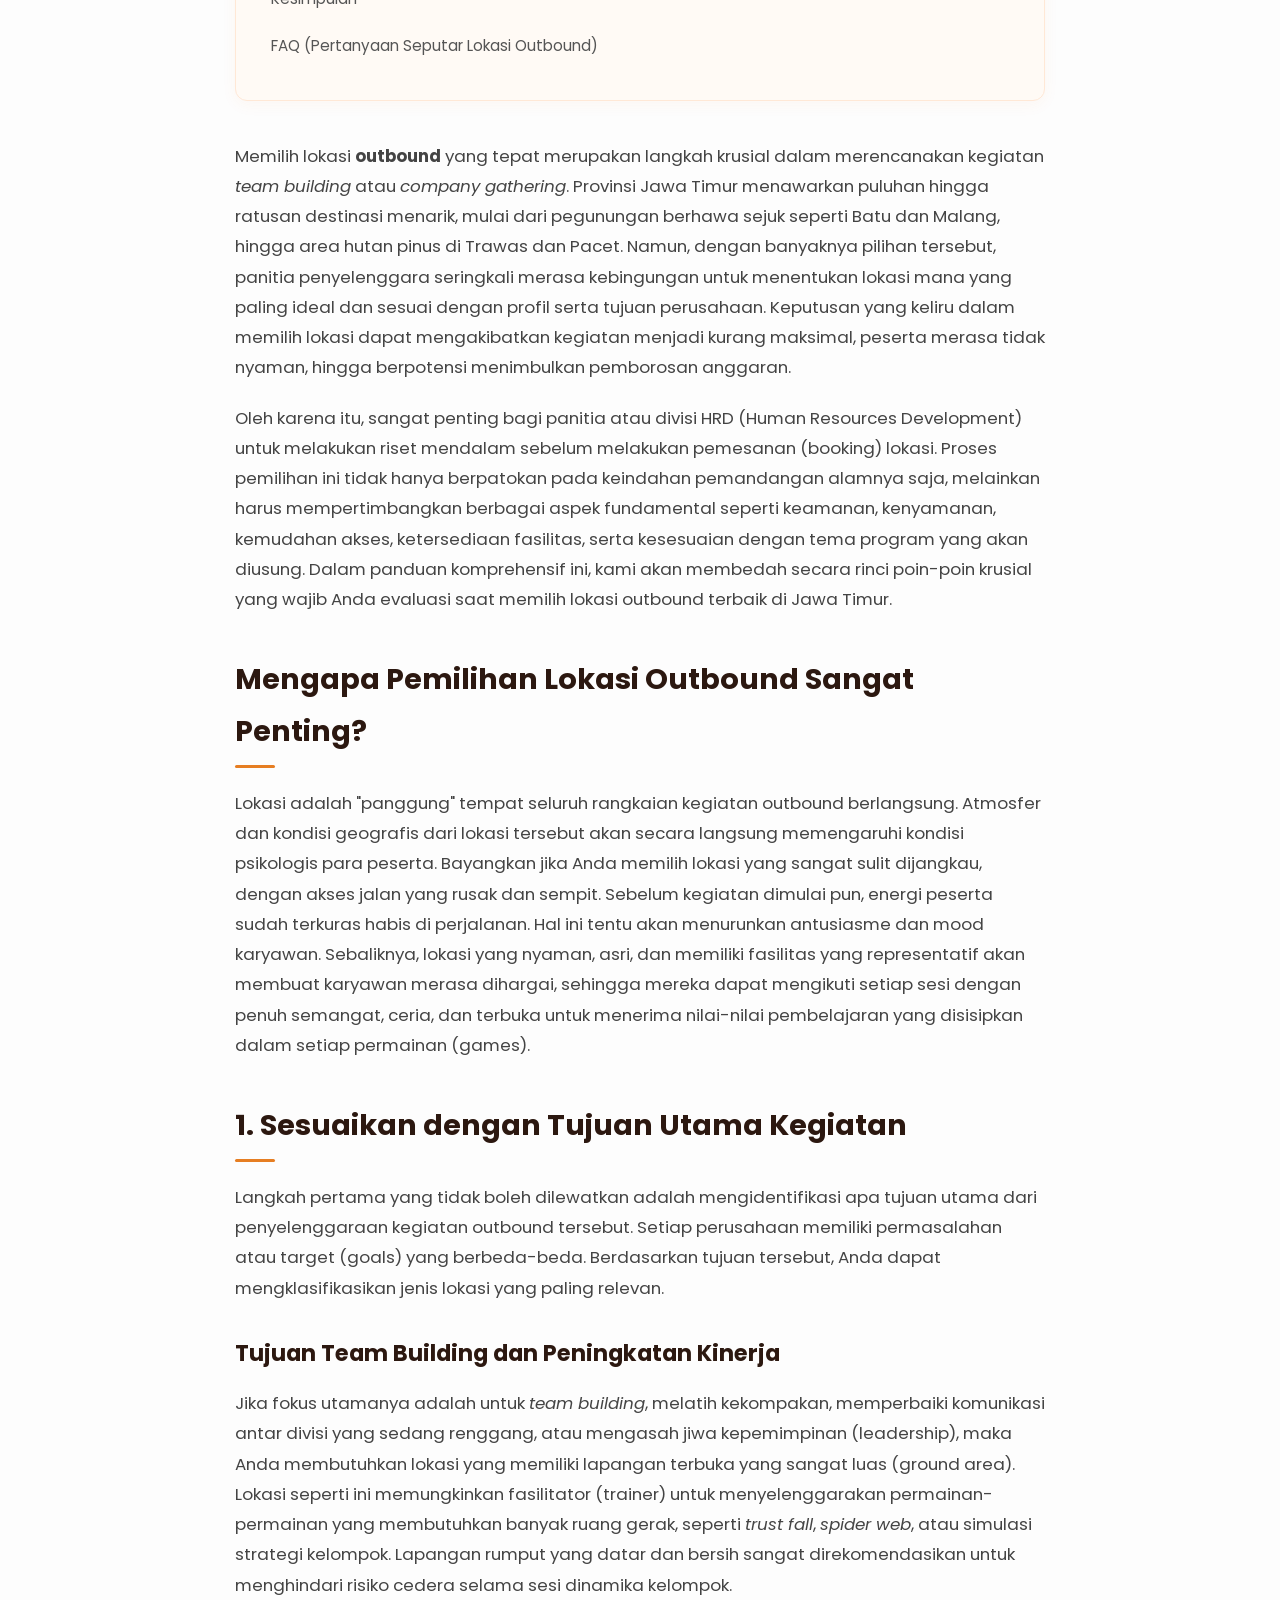
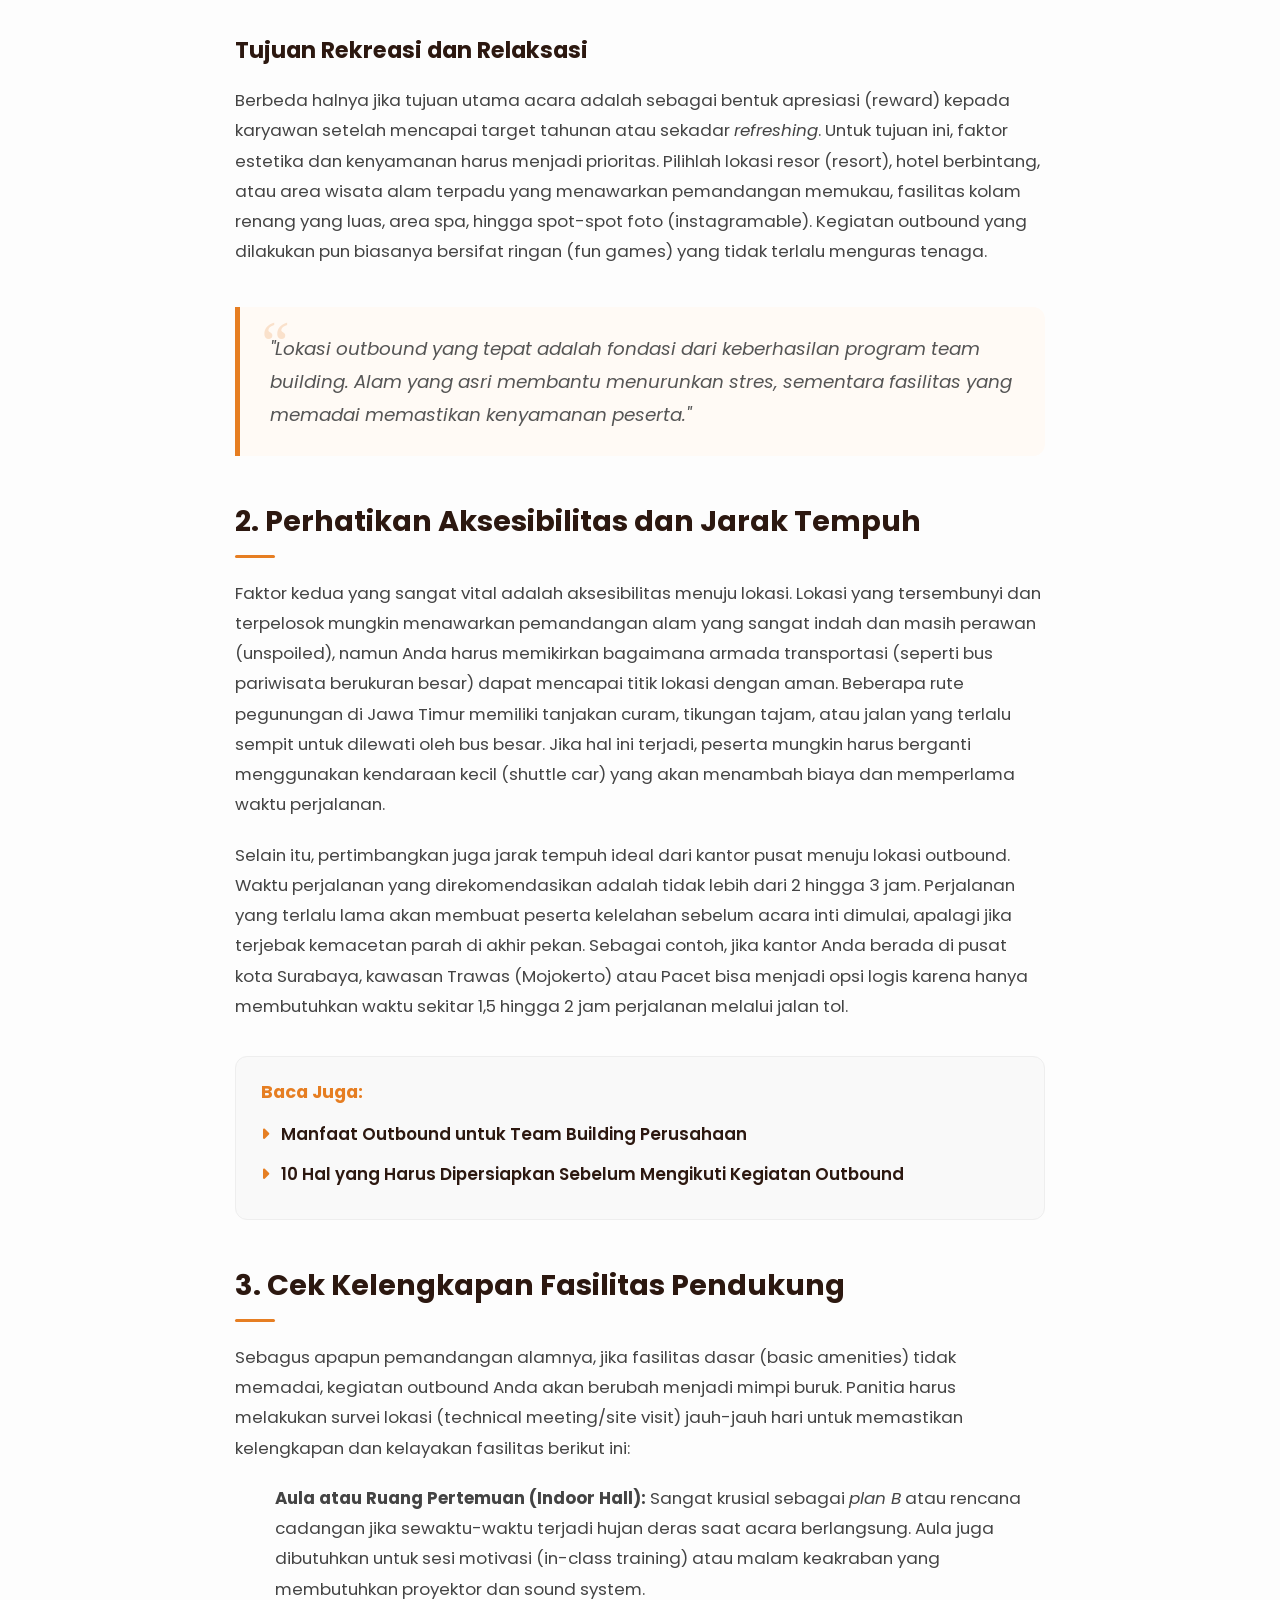
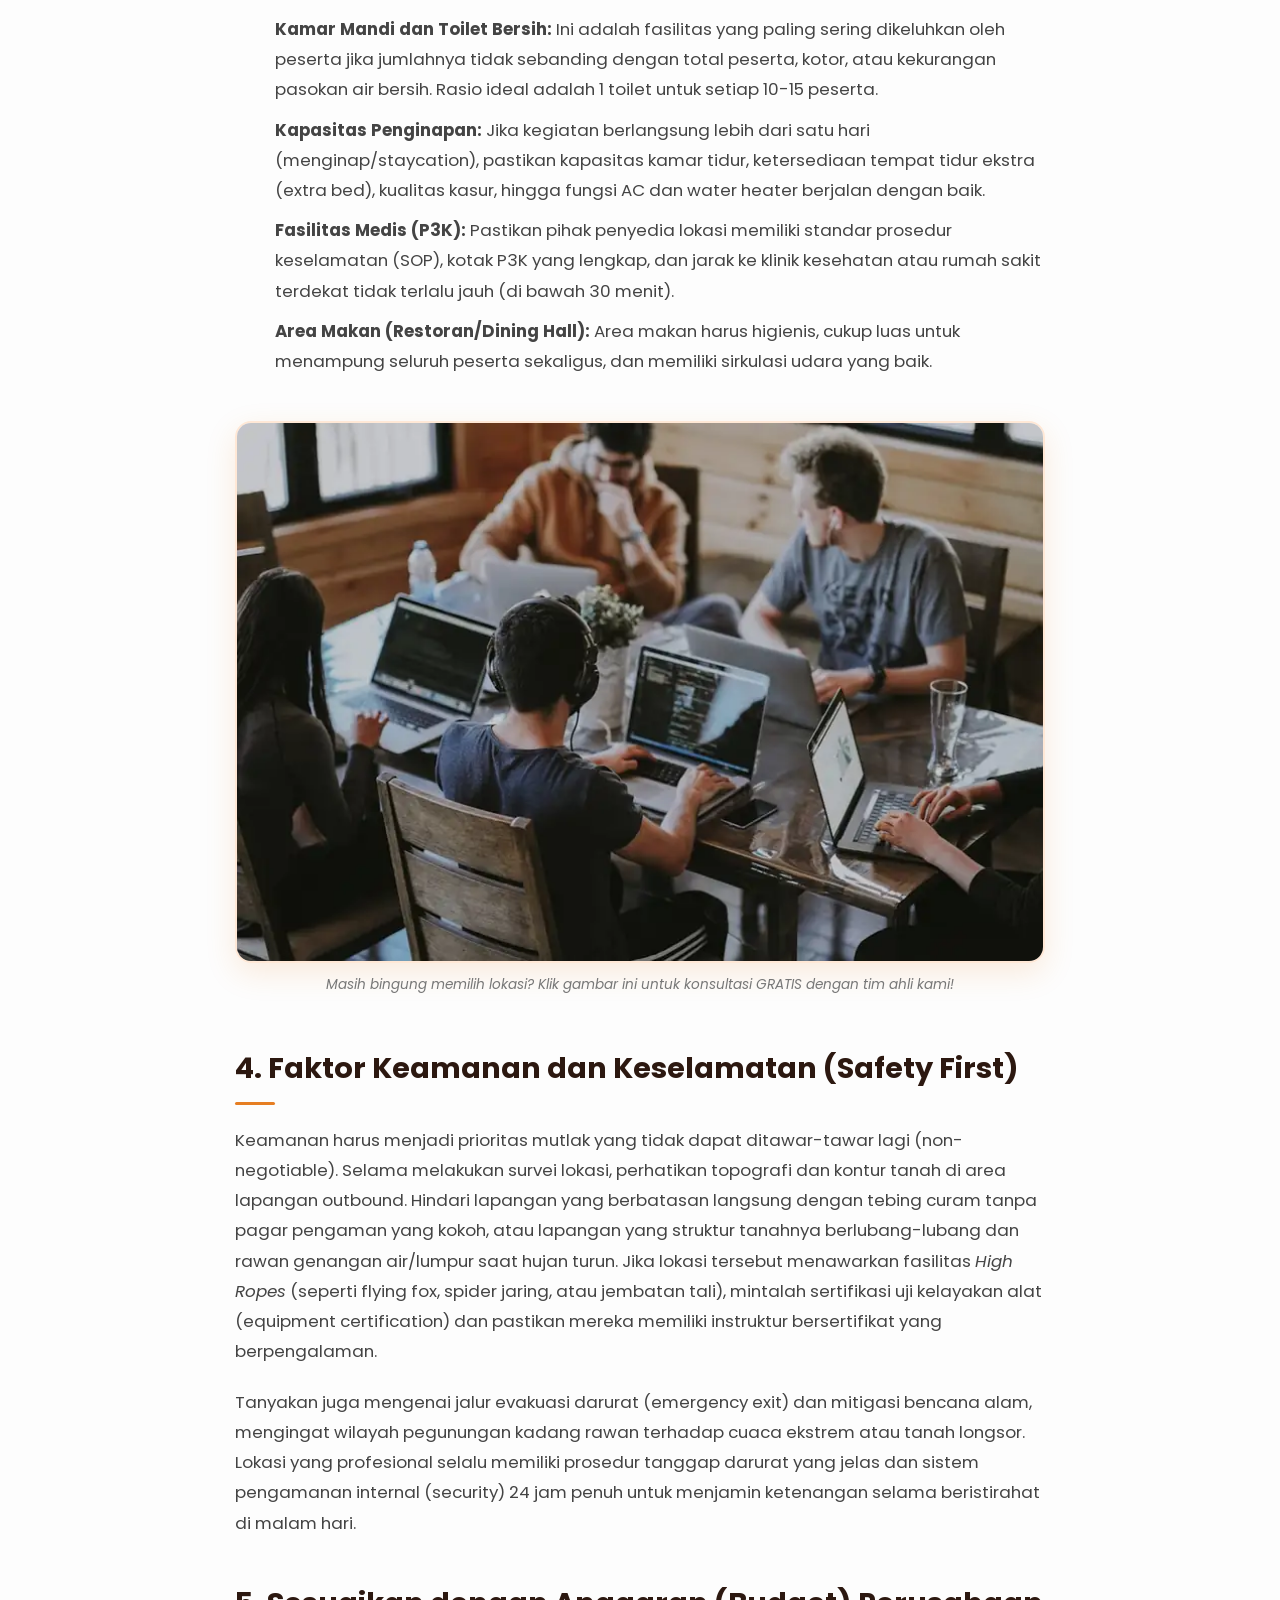
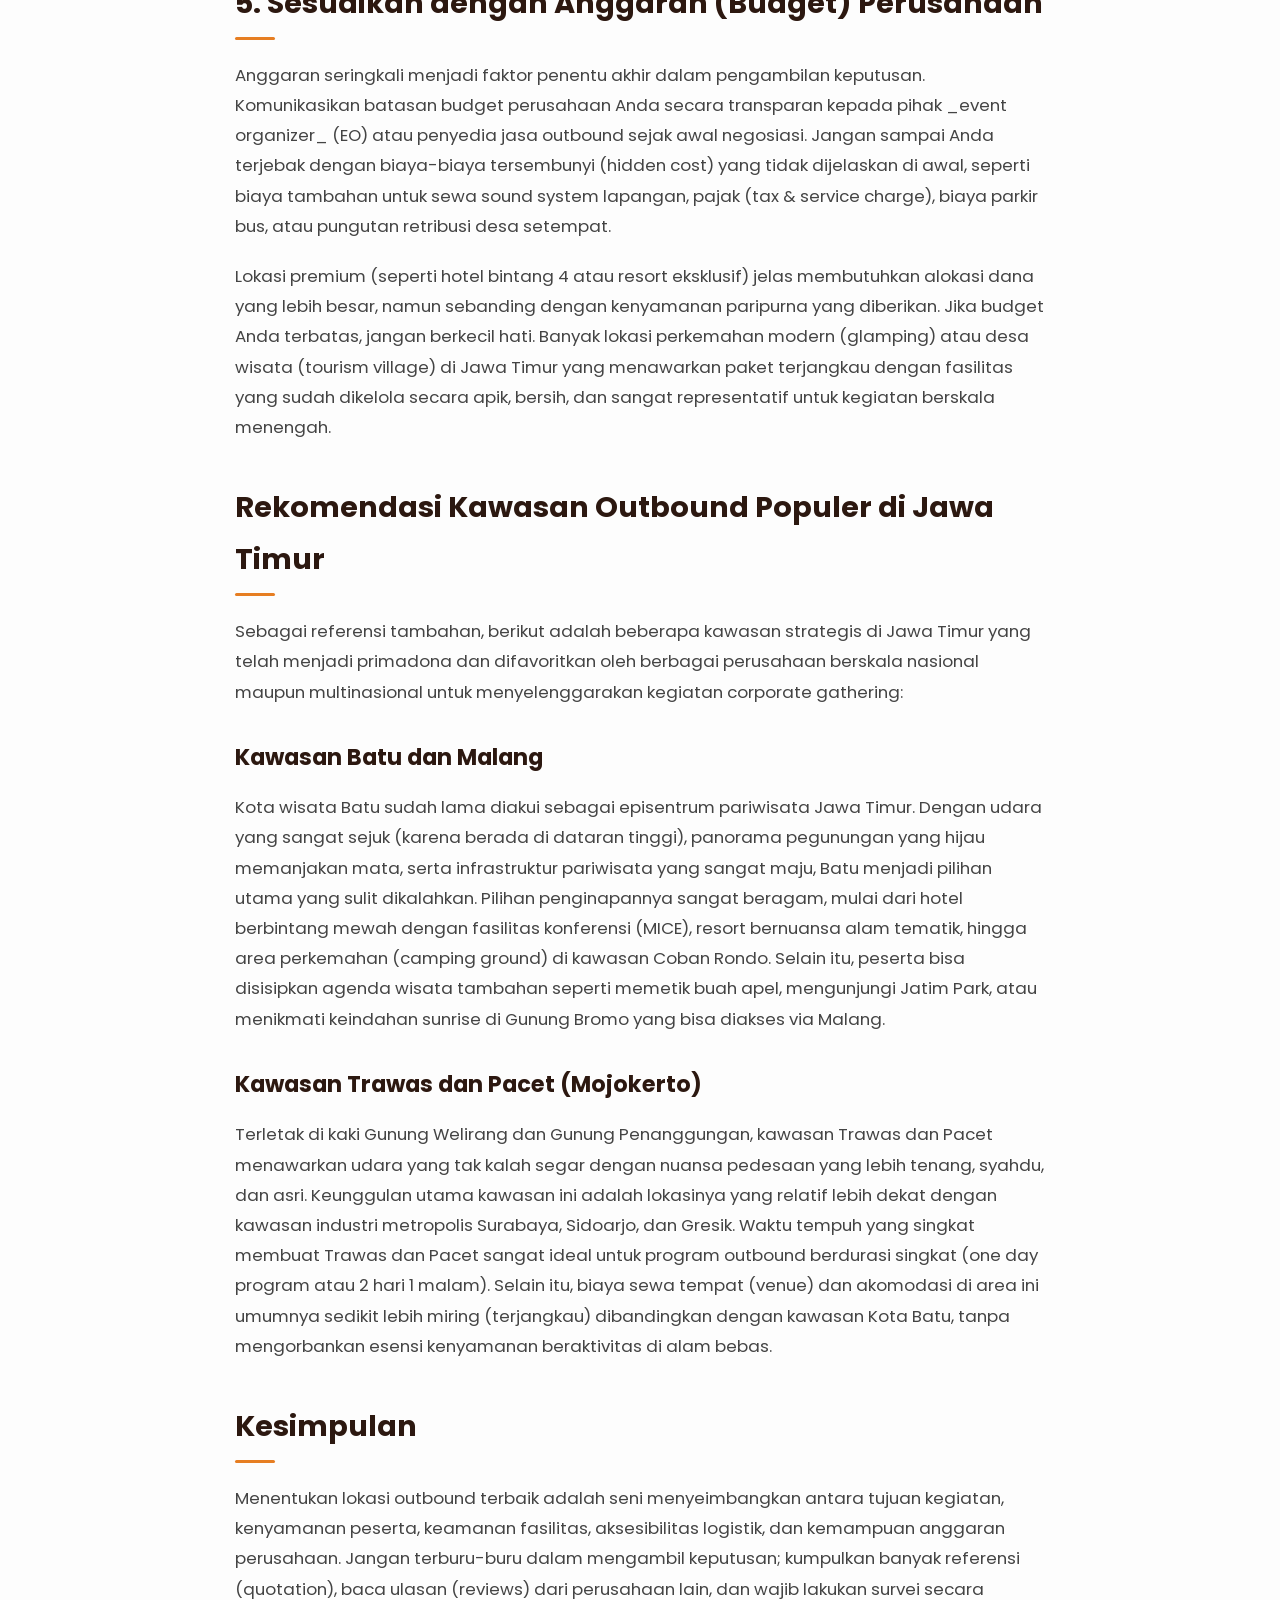
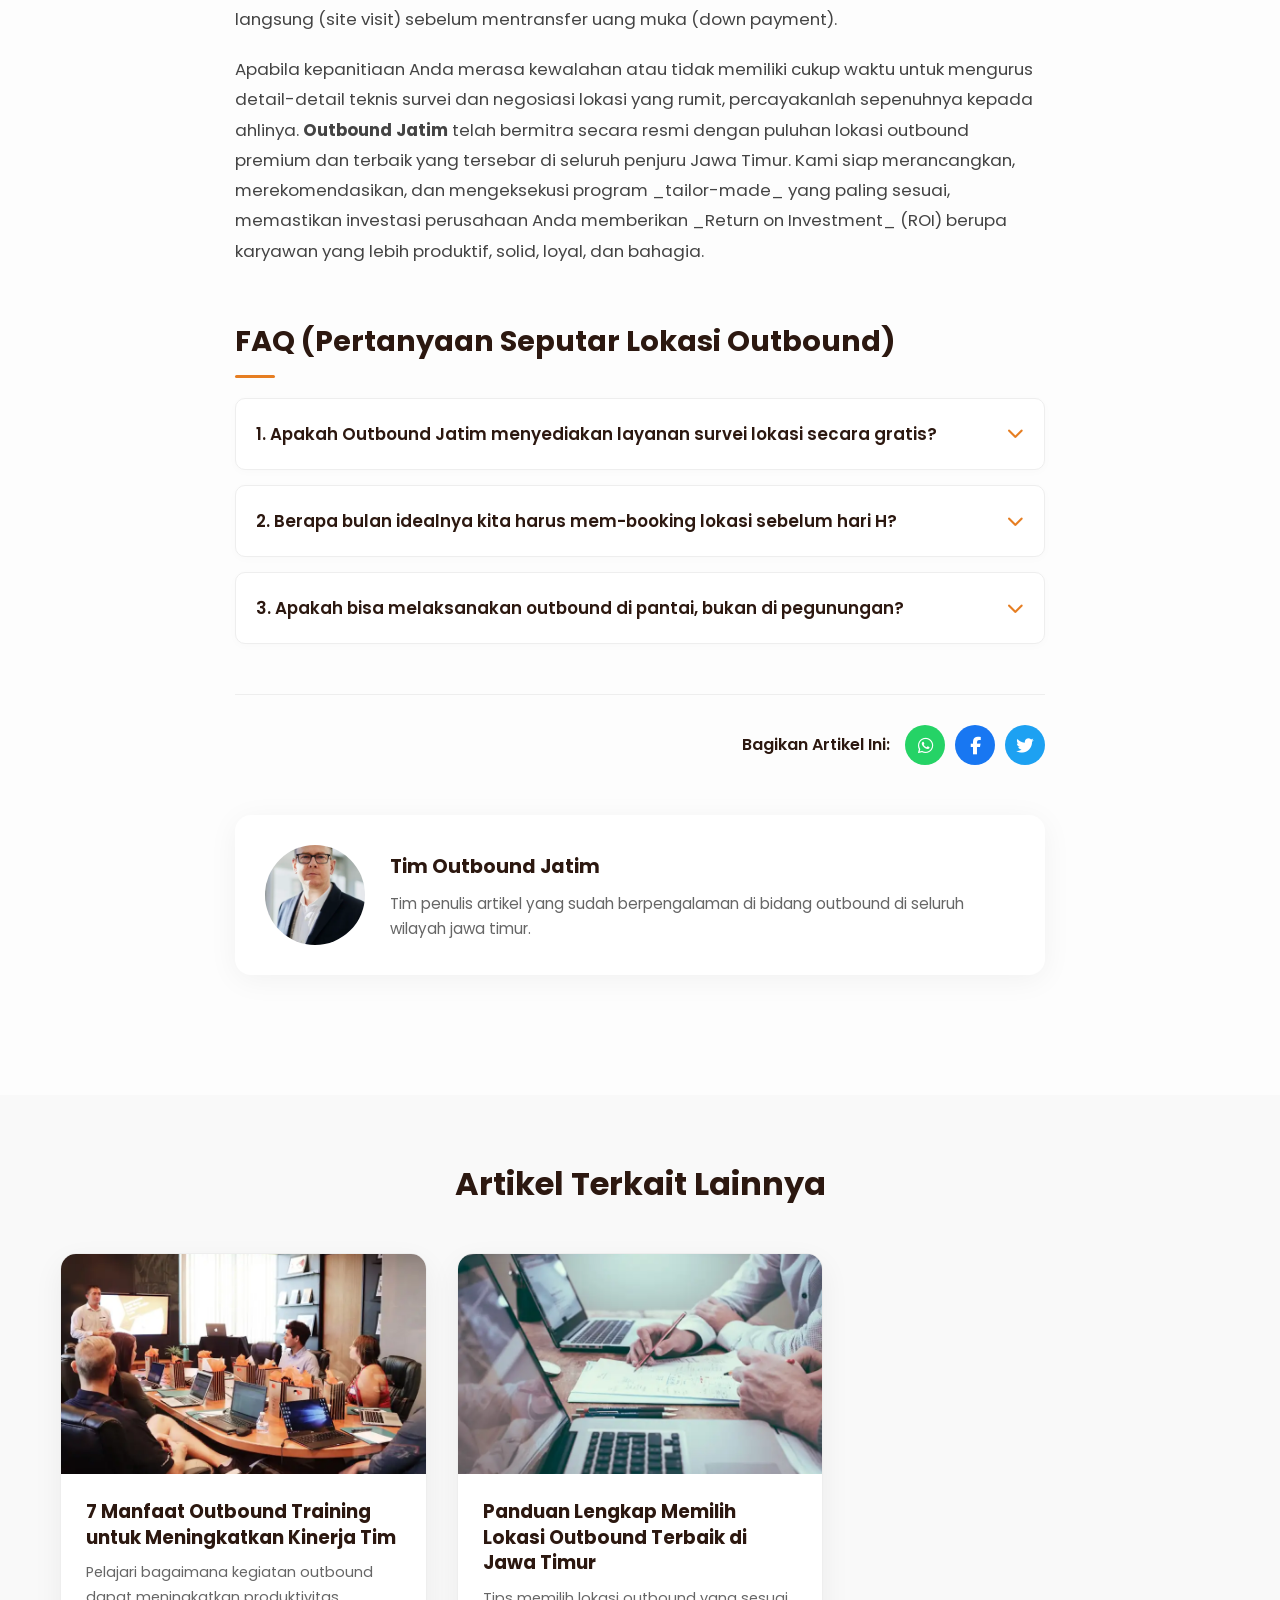
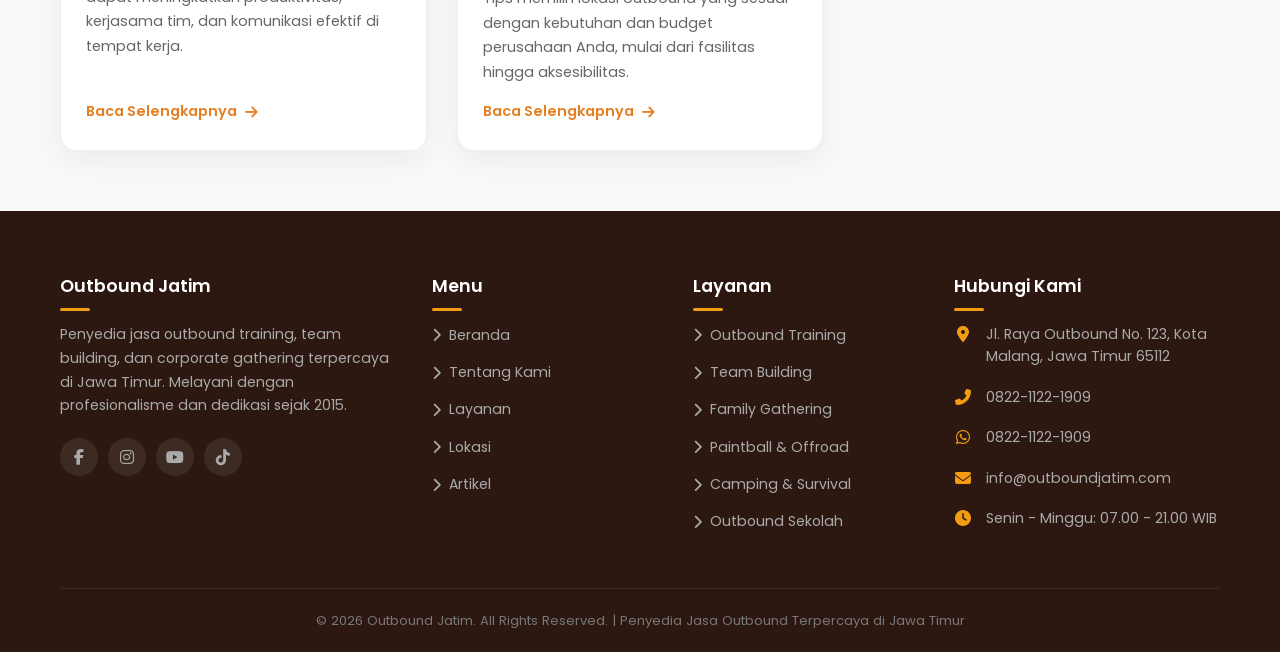
<file: panduan-memilih-lokasi-outbound.html>
<!DOCTYPE html>
<html lang="id">

<head>
    <meta charset="UTF-8">
    <meta name="viewport" content="width=device-width, initial-scale=1.0">
    <meta http-equiv="X-UA-Compatible" content="IE=edge">
    <title>Panduan Lengkap Memilih Lokasi Outbound Terbaik di Jawa Timur - Outbound Jatim</title>

    <!-- SEO Meta Tags -->
    <meta name="description"
        content="Tips memilih lokasi outbound yang sesuai dengan kebutuhan dan budget perusahaan Anda, mulai dari aksesibilitas, fasilitas, hingga pemandangan alam.">
    <meta name="keywords"
        content="persiapan outbound, tips outbound, perlengkapan outbound, kegiatan outbound, persiapan fisik outbound">
    <meta name="author" content="Tim Outbound Jatim">
    <meta name="robots" content="index, follow, max-snippet:-1, max-image-preview:large, max-video-preview:-1">

    <!-- Open Graph -->
    <meta property="og:type" content="article">
    <meta property="og:title" content="Panduan Lengkap Memilih Lokasi Outbound Terbaik di Jawa Timur">
    <meta property="og:description"
        content="Tips memilih lokasi outbound yang sesuai dengan kebutuhan dan budget perusahaan Anda, mulai dari aksesibilitas, fasilitas, hingga pemandangan alam.">
    <meta property="og:site_name" content="Outbound Jatim">
    <meta property="og:locale" content="id_ID">

    <!-- Geo Meta Tags -->
    <meta name="geo.region" content="ID-JI">
    <meta name="geo.placename" content="Jawa Timur">
    <meta name="geo.position" content="-7.7956;112.2421">
    <meta name="ICBM" content="-7.7956, 112.2421">


    <!-- PageSpeed Optimizations -->
    <link rel="dns-prefetch" href="https://fonts.googleapis.com">
    <link rel="dns-prefetch" href="https://fonts.gstatic.com">

    <!-- Google Fonts -->
    <link rel="preconnect" href="https://fonts.googleapis.com">
    <link rel="preconnect" href="https://fonts.gstatic.com" crossorigin>
    <link rel="preload" as="style" href="https://fonts.googleapis.com/css2?family=Poppins:wght@300;400;500;600;700;800;900&display=swap">
    <link rel="stylesheet" href="https://fonts.googleapis.com/css2?family=Poppins:wght@300;400;500;600;700;800;900&display=swap" media="print" onload="this.media='all'">
    <noscript>
        <link rel="stylesheet" href="https://fonts.googleapis.com/css2?family=Poppins:wght@300;400;500;600;700;800;900&display=swap">
    </noscript>

    <!-- Font Awesome -->
    <link rel="preload" as="style" href="https://cdnjs.cloudflare.com/ajax/libs/font-awesome/6.5.0/css/all.min.css">
    <link rel="stylesheet" href="https://cdnjs.cloudflare.com/ajax/libs/font-awesome/6.5.0/css/all.min.css" media="print" onload="this.media='all'">
    <noscript>
        <link rel="stylesheet" href="https://cdnjs.cloudflare.com/ajax/libs/font-awesome/6.5.0/css/all.min.css">
    </noscript>


    <link rel="stylesheet" href="assets/css/style.css">
</head>

<body>

    <!-- NAVBAR -->
    <nav class="navbar">
        <div class="container">
            <a href="index.html" class="navbar-brand">
                <img src="assets/img/logo-outbound-jatim.webp" alt="Logo Outbound Jatim"
                    style="height: 42px; width: auto; object-fit: contain;">
                <h1>Outbound<span>Jatim</span></h1>
            </a>
            <ul class="nav-links" id="navLinks">
                <li><a href="index.html">Beranda</a></li>
                <li><a href="about.html">Tentang Kami</a></li>
                <li><a href="layanan.html">Layanan</a></li>
                <li><a href="lokasi.html">Lokasi</a></li>
                <li><a href="artikel.html" class="active">Artikel</a></li>
                <li><a href="https://wa.me/6282211221909" class="btn-hubungi" target="_blank" rel="noopener">Hubungi
                        Kami</a></li>
            </ul>
            <div class="hamburger" id="hamburger"><span></span><span></span><span></span></div>
        </div>
    </nav>
    <div class="nav-overlay" id="navOverlay"></div>

    <!-- ARTICLE SECTION -->
    <section class="article-page">
        <div class="container article-container">
            <!-- Breadcrumb -->
            <div class="breadcrumb">
                <a href="index.html">Beranda</a> <span class="separator">/</span>
                <a href="artikel.html">Artikel</a> <span class="separator">/</span>
                <span>Persiapan Sebelum Outbound</span>
            </div>

            <!-- Header -->
            <div class="article-header">
                <h1>Panduan Lengkap Memilih Lokasi Outbound Terbaik di Jawa Timur</h1>
                <div class="article-meta">
                    <div class="meta-item"><i class="far fa-calendar"></i> 25 Agustus 2026</div>
                    <div class="meta-item"><i class="far fa-clock"></i> Waktu Baca: 6 Menit</div>
                </div>
            </div>

            <!-- Main Image -->
            <div class="article-main-image">
                <img src="assets/img/artikel-lokasi-outbound.webp" alt="Persiapan Kegiatan Outbound">
                <div class="image-caption">Persiapan yang matang akan membuat kegiatan outbound menjadi jauh lebih
                    menyenangkan dan aman.</div>
            </div>

            <!-- Auto TOC Container -->
            <div class="toc-container">
                <div class="toc-header" id="tocToggleBtn">
                    <h3><i class="fas fa-list-ul"></i> Daftar Isi</h3>
                    <button class="toc-toggle"><i class="fas fa-chevron-up"></i></button>
                </div>
                <div class="toc-content" id="tocContent">
                    <ul class="toc-list" id="tocList">
                        <!-- TOC Items will be generated here -->
                    </ul>
                </div>
            </div>

            <!-- Article Body -->
            <div class="article-body">

                <p>Memilih lokasi <strong>outbound</strong> yang tepat merupakan langkah krusial dalam merencanakan
                    kegiatan <em>team building</em> atau <em>company gathering</em>. Provinsi Jawa Timur menawarkan
                    puluhan hingga ratusan destinasi menarik, mulai dari pegunungan berhawa sejuk seperti Batu dan
                    Malang, hingga area hutan pinus di Trawas dan Pacet. Namun, dengan banyaknya pilihan tersebut,
                    panitia penyelenggara seringkali merasa kebingungan untuk menentukan lokasi mana yang paling ideal
                    dan sesuai dengan profil serta tujuan perusahaan. Keputusan yang keliru dalam memilih lokasi dapat
                    mengakibatkan kegiatan menjadi kurang maksimal, peserta merasa tidak nyaman, hingga berpotensi
                    menimbulkan pemborosan anggaran.</p>

                <p>Oleh karena itu, sangat penting bagi panitia atau divisi HRD (Human Resources Development) untuk
                    melakukan riset mendalam sebelum melakukan pemesanan (booking) lokasi. Proses pemilihan ini tidak
                    hanya berpatokan pada keindahan pemandangan alamnya saja, melainkan harus mempertimbangkan berbagai
                    aspek fundamental seperti keamanan, kenyamanan, kemudahan akses, ketersediaan fasilitas, serta
                    kesesuaian dengan tema program yang akan diusung. Dalam panduan komprehensif ini, kami akan membedah
                    secara rinci poin-poin krusial yang wajib Anda evaluasi saat memilih lokasi outbound terbaik di Jawa
                    Timur.</p>

                <h2>Mengapa Pemilihan Lokasi Outbound Sangat Penting?</h2>
                <p>Lokasi adalah "panggung" tempat seluruh rangkaian kegiatan outbound berlangsung. Atmosfer dan kondisi
                    geografis dari lokasi tersebut akan secara langsung memengaruhi kondisi psikologis para peserta.
                    Bayangkan jika Anda memilih lokasi yang sangat sulit dijangkau, dengan akses jalan yang rusak dan
                    sempit. Sebelum kegiatan dimulai pun, energi peserta sudah terkuras habis di perjalanan. Hal ini
                    tentu akan menurunkan antusiasme dan mood karyawan. Sebaliknya, lokasi yang nyaman, asri, dan
                    memiliki fasilitas yang representatif akan membuat karyawan merasa dihargai, sehingga mereka dapat
                    mengikuti setiap sesi dengan penuh semangat, ceria, dan terbuka untuk menerima nilai-nilai
                    pembelajaran yang disisipkan dalam setiap permainan (games).</p>

                <h2>1. Sesuaikan dengan Tujuan Utama Kegiatan</h2>
                <p>Langkah pertama yang tidak boleh dilewatkan adalah mengidentifikasi apa tujuan utama dari
                    penyelenggaraan kegiatan outbound tersebut. Setiap perusahaan memiliki permasalahan atau target
                    (goals) yang berbeda-beda. Berdasarkan tujuan tersebut, Anda dapat mengklasifikasikan jenis lokasi
                    yang paling relevan.</p>

                <h3>Tujuan Team Building dan Peningkatan Kinerja</h3>
                <p>Jika fokus utamanya adalah untuk <em>team building</em>, melatih kekompakan, memperbaiki komunikasi
                    antar divisi yang sedang renggang, atau mengasah jiwa kepemimpinan (leadership), maka Anda
                    membutuhkan lokasi yang memiliki lapangan terbuka yang sangat luas (ground area). Lokasi seperti ini
                    memungkinkan fasilitator (trainer) untuk menyelenggarakan permainan-permainan yang membutuhkan
                    banyak ruang gerak, seperti <em>trust fall</em>, <em>spider web</em>, atau simulasi strategi
                    kelompok. Lapangan rumput yang datar dan bersih sangat direkomendasikan untuk menghindari risiko
                    cedera selama sesi dinamika kelompok.</p>

                <h3>Tujuan Rekreasi dan Relaksasi</h3>
                <p>Berbeda halnya jika tujuan utama acara adalah sebagai bentuk apresiasi (reward) kepada karyawan
                    setelah mencapai target tahunan atau sekadar <em>refreshing</em>. Untuk tujuan ini, faktor estetika
                    dan kenyamanan harus menjadi prioritas. Pilihlah lokasi resor (resort), hotel berbintang, atau area
                    wisata alam terpadu yang menawarkan pemandangan memukau, fasilitas kolam renang yang luas, area spa,
                    hingga spot-spot foto (instagramable). Kegiatan outbound yang dilakukan pun biasanya bersifat ringan
                    (fun games) yang tidak terlalu menguras tenaga.</p>

                <blockquote>
                    "Lokasi outbound yang tepat adalah fondasi dari keberhasilan program team building. Alam yang asri
                    membantu menurunkan stres, sementara fasilitas yang memadai memastikan kenyamanan peserta."
                </blockquote>

                <h2>2. Perhatikan Aksesibilitas dan Jarak Tempuh</h2>
                <p>Faktor kedua yang sangat vital adalah aksesibilitas menuju lokasi. Lokasi yang tersembunyi dan
                    terpelosok mungkin menawarkan pemandangan alam yang sangat indah dan masih perawan (unspoiled),
                    namun Anda harus memikirkan bagaimana armada transportasi (seperti bus pariwisata berukuran besar)
                    dapat mencapai titik lokasi dengan aman. Beberapa rute pegunungan di Jawa Timur memiliki tanjakan
                    curam, tikungan tajam, atau jalan yang terlalu sempit untuk dilewati oleh bus besar. Jika hal ini
                    terjadi, peserta mungkin harus berganti menggunakan kendaraan kecil (shuttle car) yang akan menambah
                    biaya dan memperlama waktu perjalanan.</p>

                <p>Selain itu, pertimbangkan juga jarak tempuh ideal dari kantor pusat menuju lokasi outbound. Waktu
                    perjalanan yang direkomendasikan adalah tidak lebih dari 2 hingga 3 jam. Perjalanan yang terlalu
                    lama akan membuat peserta kelelahan sebelum acara inti dimulai, apalagi jika terjebak kemacetan
                    parah di akhir pekan. Sebagai contoh, jika kantor Anda berada di pusat kota Surabaya, kawasan Trawas
                    (Mojokerto) atau Pacet bisa menjadi opsi logis karena hanya membutuhkan waktu sekitar 1,5 hingga 2
                    jam perjalanan melalui jalan tol.</p>

                <div class="baca-juga">
                    <strong>Baca Juga:</strong>
                    <ul>
                        <li><a href="manfaat-outbound-team-building.html">Manfaat Outbound untuk Team Building
                                Perusahaan</a></li>
                        <li><a href="persiapan-sebelum-kegiatan-outbound.html">10 Hal yang Harus Dipersiapkan Sebelum
                                Mengikuti Kegiatan Outbound</a></li>
                    </ul>
                </div>

                <h2>3. Cek Kelengkapan Fasilitas Pendukung</h2>
                <p>Sebagus apapun pemandangan alamnya, jika fasilitas dasar (basic amenities) tidak memadai, kegiatan
                    outbound Anda akan berubah menjadi mimpi buruk. Panitia harus melakukan survei lokasi (technical
                    meeting/site visit) jauh-jauh hari untuk memastikan kelengkapan dan kelayakan fasilitas berikut ini:
                </p>
                <ul>
                    <li><strong>Aula atau Ruang Pertemuan (Indoor Hall):</strong> Sangat krusial sebagai <em>plan B</em>
                        atau rencana cadangan jika sewaktu-waktu terjadi hujan deras saat acara berlangsung. Aula juga
                        dibutuhkan untuk sesi motivasi (in-class training) atau malam keakraban yang membutuhkan
                        proyektor dan sound system.</li>
                    <li><strong>Kamar Mandi dan Toilet Bersih:</strong> Ini adalah fasilitas yang paling sering
                        dikeluhkan oleh peserta jika jumlahnya tidak sebanding dengan total peserta, kotor, atau
                        kekurangan pasokan air bersih. Rasio ideal adalah 1 toilet untuk setiap 10-15 peserta.</li>
                    <li><strong>Kapasitas Penginapan:</strong> Jika kegiatan berlangsung lebih dari satu hari
                        (menginap/staycation), pastikan kapasitas kamar tidur, ketersediaan tempat tidur ekstra (extra
                        bed), kualitas kasur, hingga fungsi AC dan water heater berjalan dengan baik.</li>
                    <li><strong>Fasilitas Medis (P3K):</strong> Pastikan pihak penyedia lokasi memiliki standar prosedur
                        keselamatan (SOP), kotak P3K yang lengkap, dan jarak ke klinik kesehatan atau rumah sakit
                        terdekat tidak terlalu jauh (di bawah 30 menit).</li>
                    <li><strong>Area Makan (Restoran/Dining Hall):</strong> Area makan harus higienis, cukup luas untuk
                        menampung seluruh peserta sekaligus, dan memiliki sirkulasi udara yang baik.</li>
                </ul>

                <a href="https://wa.me/6282211221909?text=Halo%20Outbound%20Jatim%2C%20saya%20ingin%20tanya%20paket%20lokasi%20outbound"
                    class="promo-photo" target="_blank" rel="noopener">
                    <img src="assets/img/promo-outbound-wa.webp"
                        alt="Konsultasi Pemilihan Lokasi Outbound Gratis bersama Outbound Jatim" loading="lazy">
                    <div class="image-caption">Masih bingung memilih lokasi? Klik gambar ini untuk konsultasi GRATIS
                        dengan tim ahli kami!</div>
                </a>

                <h2>4. Faktor Keamanan dan Keselamatan (Safety First)</h2>
                <p>Keamanan harus menjadi prioritas mutlak yang tidak dapat ditawar-tawar lagi (non-negotiable). Selama
                    melakukan survei lokasi, perhatikan topografi dan kontur tanah di area lapangan outbound. Hindari
                    lapangan yang berbatasan langsung dengan tebing curam tanpa pagar pengaman yang kokoh, atau lapangan
                    yang struktur tanahnya berlubang-lubang dan rawan genangan air/lumpur saat hujan turun. Jika lokasi
                    tersebut menawarkan fasilitas <em>High Ropes</em> (seperti flying fox, spider jaring, atau jembatan
                    tali), mintalah sertifikasi uji kelayakan alat (equipment certification) dan pastikan mereka
                    memiliki instruktur bersertifikat yang berpengalaman.</p>

                <p>Tanyakan juga mengenai jalur evakuasi darurat (emergency exit) dan mitigasi bencana alam, mengingat
                    wilayah pegunungan kadang rawan terhadap cuaca ekstrem atau tanah longsor. Lokasi yang profesional
                    selalu memiliki prosedur tanggap darurat yang jelas dan sistem pengamanan internal (security) 24 jam
                    penuh untuk menjamin ketenangan selama beristirahat di malam hari.</p>

                <h2>5. Sesuaikan dengan Anggaran (Budget) Perusahaan</h2>
                <p>Anggaran seringkali menjadi faktor penentu akhir dalam pengambilan keputusan. Komunikasikan batasan
                    budget perusahaan Anda secara transparan kepada pihak _event organizer_ (EO) atau penyedia jasa
                    outbound sejak awal negosiasi. Jangan sampai Anda terjebak dengan biaya-biaya tersembunyi (hidden
                    cost) yang tidak dijelaskan di awal, seperti biaya tambahan untuk sewa sound system lapangan, pajak
                    (tax & service charge), biaya parkir bus, atau pungutan retribusi desa setempat.</p>

                <p>Lokasi premium (seperti hotel bintang 4 atau resort eksklusif) jelas membutuhkan alokasi dana yang
                    lebih besar, namun sebanding dengan kenyamanan paripurna yang diberikan. Jika budget Anda terbatas,
                    jangan berkecil hati. Banyak lokasi perkemahan modern (glamping) atau desa wisata (tourism village)
                    di Jawa Timur yang menawarkan paket terjangkau dengan fasilitas yang sudah dikelola secara apik,
                    bersih, dan sangat representatif untuk kegiatan berskala menengah.</p>

                <h2>Rekomendasi Kawasan Outbound Populer di Jawa Timur</h2>
                <p>Sebagai referensi tambahan, berikut adalah beberapa kawasan strategis di Jawa Timur yang telah
                    menjadi primadona dan difavoritkan oleh berbagai perusahaan berskala nasional maupun multinasional
                    untuk menyelenggarakan kegiatan corporate gathering:</p>

                <h3>Kawasan Batu dan Malang</h3>
                <p>Kota wisata Batu sudah lama diakui sebagai episentrum pariwisata Jawa Timur. Dengan udara yang sangat
                    sejuk (karena berada di dataran tinggi), panorama pegunungan yang hijau memanjakan mata, serta
                    infrastruktur pariwisata yang sangat maju, Batu menjadi pilihan utama yang sulit dikalahkan. Pilihan
                    penginapannya sangat beragam, mulai dari hotel berbintang mewah dengan fasilitas konferensi (MICE),
                    resort bernuansa alam tematik, hingga area perkemahan (camping ground) di kawasan Coban Rondo.
                    Selain itu, peserta bisa disisipkan agenda wisata tambahan seperti memetik buah apel, mengunjungi
                    Jatim Park, atau menikmati keindahan sunrise di Gunung Bromo yang bisa diakses via Malang.</p>

                <h3>Kawasan Trawas dan Pacet (Mojokerto)</h3>
                <p>Terletak di kaki Gunung Welirang dan Gunung Penanggungan, kawasan Trawas dan Pacet menawarkan udara
                    yang tak kalah segar dengan nuansa pedesaan yang lebih tenang, syahdu, dan asri. Keunggulan utama
                    kawasan ini adalah lokasinya yang relatif lebih dekat dengan kawasan industri metropolis Surabaya,
                    Sidoarjo, dan Gresik. Waktu tempuh yang singkat membuat Trawas dan Pacet sangat ideal untuk program
                    outbound berdurasi singkat (one day program atau 2 hari 1 malam). Selain itu, biaya sewa tempat
                    (venue) dan akomodasi di area ini umumnya sedikit lebih miring (terjangkau) dibandingkan dengan
                    kawasan Kota Batu, tanpa mengorbankan esensi kenyamanan beraktivitas di alam bebas.</p>

                <h2>Kesimpulan</h2>
                <p>Menentukan lokasi outbound terbaik adalah seni menyeimbangkan antara tujuan kegiatan, kenyamanan
                    peserta, keamanan fasilitas, aksesibilitas logistik, dan kemampuan anggaran perusahaan. Jangan
                    terburu-buru dalam mengambil keputusan; kumpulkan banyak referensi (quotation), baca ulasan
                    (reviews) dari perusahaan lain, dan wajib lakukan survei secara langsung (site visit) sebelum
                    mentransfer uang muka (down payment).</p>

                <p>Apabila kepanitiaan Anda merasa kewalahan atau tidak memiliki cukup waktu untuk mengurus
                    detail-detail teknis survei dan negosiasi lokasi yang rumit, percayakanlah sepenuhnya kepada
                    ahlinya. <strong>Outbound Jatim</strong> telah bermitra secara resmi dengan puluhan lokasi outbound
                    premium dan terbaik yang tersebar di seluruh penjuru Jawa Timur. Kami siap merancangkan,
                    merekomendasikan, dan mengeksekusi program _tailor-made_ yang paling sesuai, memastikan investasi
                    perusahaan Anda memberikan _Return on Investment_ (ROI) berupa karyawan yang lebih produktif, solid,
                    loyal, dan bahagia.</p>

                <div class="faq-section">
                    <h2>FAQ (Pertanyaan Seputar Lokasi Outbound)</h2>
                    <div class="faq-item">
                        <div class="faq-question"
                            onclick="this.classList.toggle('active'); this.nextElementSibling.classList.toggle('active');">
                            <span>1. Apakah Outbound Jatim menyediakan layanan survei lokasi secara gratis?</span>
                            <i class="fas fa-chevron-down"></i>
                        </div>
                        <div class="faq-answer">
                            <p>Tentu saja. Bagi klien korporat yang serius dan telah mencapai kesepakatan awal, tim kami
                                akan mendampingi perwakilan perusahaan Anda untuk melakukan survei langsung (site visit)
                                ke beberapa kandidat lokasi guna memastikan kelayakannya sebelum acara berlangsung.</p>
                        </div>
                    </div>
                    <div class="faq-item">
                        <div class="faq-question"
                            onclick="this.classList.toggle('active'); this.nextElementSibling.classList.toggle('active');">
                            <span>2. Berapa bulan idealnya kita harus mem-booking lokasi sebelum hari H?</span>
                            <i class="fas fa-chevron-down"></i>
                        </div>
                        <div class="faq-answer">
                            <p>Kami sangat menyarankan Anda untuk mem-booking lokasi selambat-lambatnya 2 hingga 3 bulan
                                sebelum hari pelaksanaan (terutama jika Anda merencanakan acara di musim liburan panjang
                                sekolah, akhir tahun, atau menjelang Lebaran). Lokasi-lokasi favorit biasanya sudah
                                fully-booked sejak jauh-jauh hari.</p>
                        </div>
                    </div>
                    <div class="faq-item">
                        <div class="faq-question"
                            onclick="this.classList.toggle('active'); this.nextElementSibling.classList.toggle('active');">
                            <span>3. Apakah bisa melaksanakan outbound di pantai, bukan di pegunungan?</span>
                            <i class="fas fa-chevron-down"></i>
                        </div>
                        <div class="faq-answer">
                            <p>Tentu bisa! Jawa Timur juga memiliki deretan pantai yang cocok untuk kegiatan outbound,
                                seperti area Pasir Putih Situbondo atau pantai-pantai di kawasan selatan Malang
                                (Balekambang, Goa Cina). Namun perlu diingat bahwa cuaca di pantai lebih panas sehingga
                                durasi permainan fisik biasanya disesuaikan agar peserta tidak dehidrasi atau kepanasan
                                ekstrem.</p>
                        </div>
                    </div>
                </div>

                <div class="article-footer">
                    <div class="article-tags">
                        <!-- Space for tags if needed -->
                    </div>
                    <div class="share-container">
                        <span>Bagikan Artikel Ini:</span>
                        <div class="social-share">
                            <a href="#" class="share-wa" aria-label="Share WhatsApp"><i class="fab fa-whatsapp"></i></a>
                            <a href="#" class="share-fb" aria-label="Share Facebook"><i
                                    class="fab fa-facebook-f"></i></a>
                            <a href="#" class="share-tw" aria-label="Share Twitter"><i class="fab fa-twitter"></i></a>
                        </div>
                    </div>
                </div>

                <!-- Author Bio -->
                <div class="author-bio">
                    <img src="assets/img/orang/penulis-budi.webp" alt="Tim Outbound Jatim">
                    <div class="author-info">
                        <h4>Tim Outbound Jatim</h4>
                        <p>Tim penulis artikel yang sudah berpengalaman di bidang outbound di seluruh wilayah jawa timur.</p>
                    </div>
                </div>

            </div>
    </section>

    <!-- RELATED ARTICLES -->
    <section class="related-articles">
        <div class="container">
            <div class="related-header">
                <h2>Artikel Terkait Lainnya</h2>
            </div>
            <div class="artikel-grid">
                <!-- Artikel 1 -->
                <article class="artikel-card">
                    <div class="artikel-image">
                        <img src="assets/img/artikel-manfaat-outbound.webp" alt="Manfaat Outbound Training">
                    </div>
                    <div class="artikel-content">
                        <h3>7 Manfaat Outbound Training untuk Meningkatkan Kinerja Tim</h3>
                        <p>Pelajari bagaimana kegiatan outbound dapat meningkatkan produktivitas, kerjasama tim, dan
                            komunikasi efektif di tempat kerja.</p>
                        <a href="artikel.html" class="btn-read">
                            <span>Baca Selengkapnya</span> <i class="fas fa-arrow-right"></i>
                        </a>
                    </div>
                </article>

                <!-- Artikel 2 -->
                <article class="artikel-card">
                    <div class="artikel-image">
                        <img src="assets/img/artikel-lokasi-outbound.webp" alt="Memilih Lokasi Outbound">
                    </div>
                    <div class="artikel-content">
                        <h3>Panduan Lengkap Memilih Lokasi Outbound Terbaik di Jawa Timur</h3>
                        <p>Tips memilih lokasi outbound yang sesuai dengan kebutuhan dan budget perusahaan Anda, mulai
                            dari fasilitas hingga aksesibilitas.</p>
                        <a href="artikel.html" class="btn-read">
                            <span>Baca Selengkapnya</span> <i class="fas fa-arrow-right"></i>
                        </a>
                    </div>
                </article>
            </div>
        </div>
    </section>

    <!-- ===== FOOTER ===== -->
    <footer class="footer" role="contentinfo">
        <div class="container">
            <div class="footer-grid">
                <div class="footer-col footer-about">
                    <h3>Outbound Jatim</h3>
                    <p>Penyedia jasa outbound training, team building, dan corporate gathering terpercaya di Jawa Timur.
                        Melayani dengan profesionalisme dan dedikasi sejak 2015.</p>
                    <div class="footer-social">
                        <a href="#" aria-label="Facebook Outbound Jatim"><i class="fab fa-facebook-f"></i></a>
                        <a href="#" aria-label="Instagram Outbound Jatim"><i class="fab fa-instagram"></i></a>
                        <a href="#" aria-label="YouTube Outbound Jatim"><i class="fab fa-youtube"></i></a>
                        <a href="#" aria-label="TikTok Outbound Jatim"><i class="fab fa-tiktok"></i></a>
                    </div>
                </div>
                <div class="footer-col">
                    <h3>Menu</h3>
                    <ul class="footer-links">
                        <li><a href="index.html#beranda"><i class="fas fa-chevron-right"></i> Beranda</a></li>
                        <li><a href="about.html"><i class="fas fa-chevron-right"></i> Tentang Kami</a></li>
                        <li><a href="layanan.html"><i class="fas fa-chevron-right"></i> Layanan</a></li>
                        <li><a href="lokasi.html"><i class="fas fa-chevron-right"></i> Lokasi</a></li>
                        <li><a href="artikel.html"><i class="fas fa-chevron-right"></i> Artikel</a></li>
                    </ul>
                </div>
                <div class="footer-col">
                    <h3>Layanan</h3>
                    <ul class="footer-links">
                        <li><a href="layanan.html"><i class="fas fa-chevron-right"></i> Outbound Training</a></li>
                        <li><a href="layanan.html"><i class="fas fa-chevron-right"></i> Team Building</a></li>
                        <li><a href="layanan.html"><i class="fas fa-chevron-right"></i> Family Gathering</a></li>
                        <li><a href="layanan.html"><i class="fas fa-chevron-right"></i> Paintball & Offroad</a></li>
                        <li><a href="layanan.html"><i class="fas fa-chevron-right"></i> Camping & Survival</a></li>
                        <li><a href="layanan.html"><i class="fas fa-chevron-right"></i> Outbound Sekolah</a></li>
                    </ul>
                </div>
                <div class="footer-col">
                    <h3>Hubungi Kami</h3>
                    <ul class="footer-contact">
                        <li>
                            <i class="fas fa-map-marker-alt"></i>
                            <span>Jl. Raya Outbound No. 123, Kota Malang, Jawa Timur 65112</span>
                        </li>
                        <li>
                            <i class="fas fa-phone-alt"></i>
                            <a href="tel:+6282211221909">0822-1122-1909</a>
                        </li>
                        <li>
                            <i class="fab fa-whatsapp"></i>
                            <a href="https://wa.me/6282211221909" target="_blank" rel="noopener">0822-1122-1909</a>
                        </li>
                        <li>
                            <i class="fas fa-envelope"></i>
                            <a href="mailto:info@outboundjatim.com">info@outboundjatim.com</a>
                        </li>
                        <li>
                            <i class="fas fa-clock"></i>
                            <span>Senin - Minggu: 07.00 - 21.00 WIB</span>
                        </li>
                    </ul>
                </div>
            </div>
            <div class="footer-bottom">
                <p>&copy; 2026 Outbound Jatim. All Rights Reserved. | Penyedia Jasa Outbound Terpercaya di Jawa Timur
                </p>
            </div>
        </div>
    </footer>

    <!-- FLOATING BUTTONS -->
    <a href="https://wa.me/6282211221909" class="floating-wa" target="_blank" rel="noopener"><i
            class="fab fa-whatsapp"></i></a>
    <button class="floating-top" id="floatingTop"><i class="fas fa-chevron-up"></i></button>


    <script src="assets/js/main.js" defer></script>
</body>

</html>
</file>
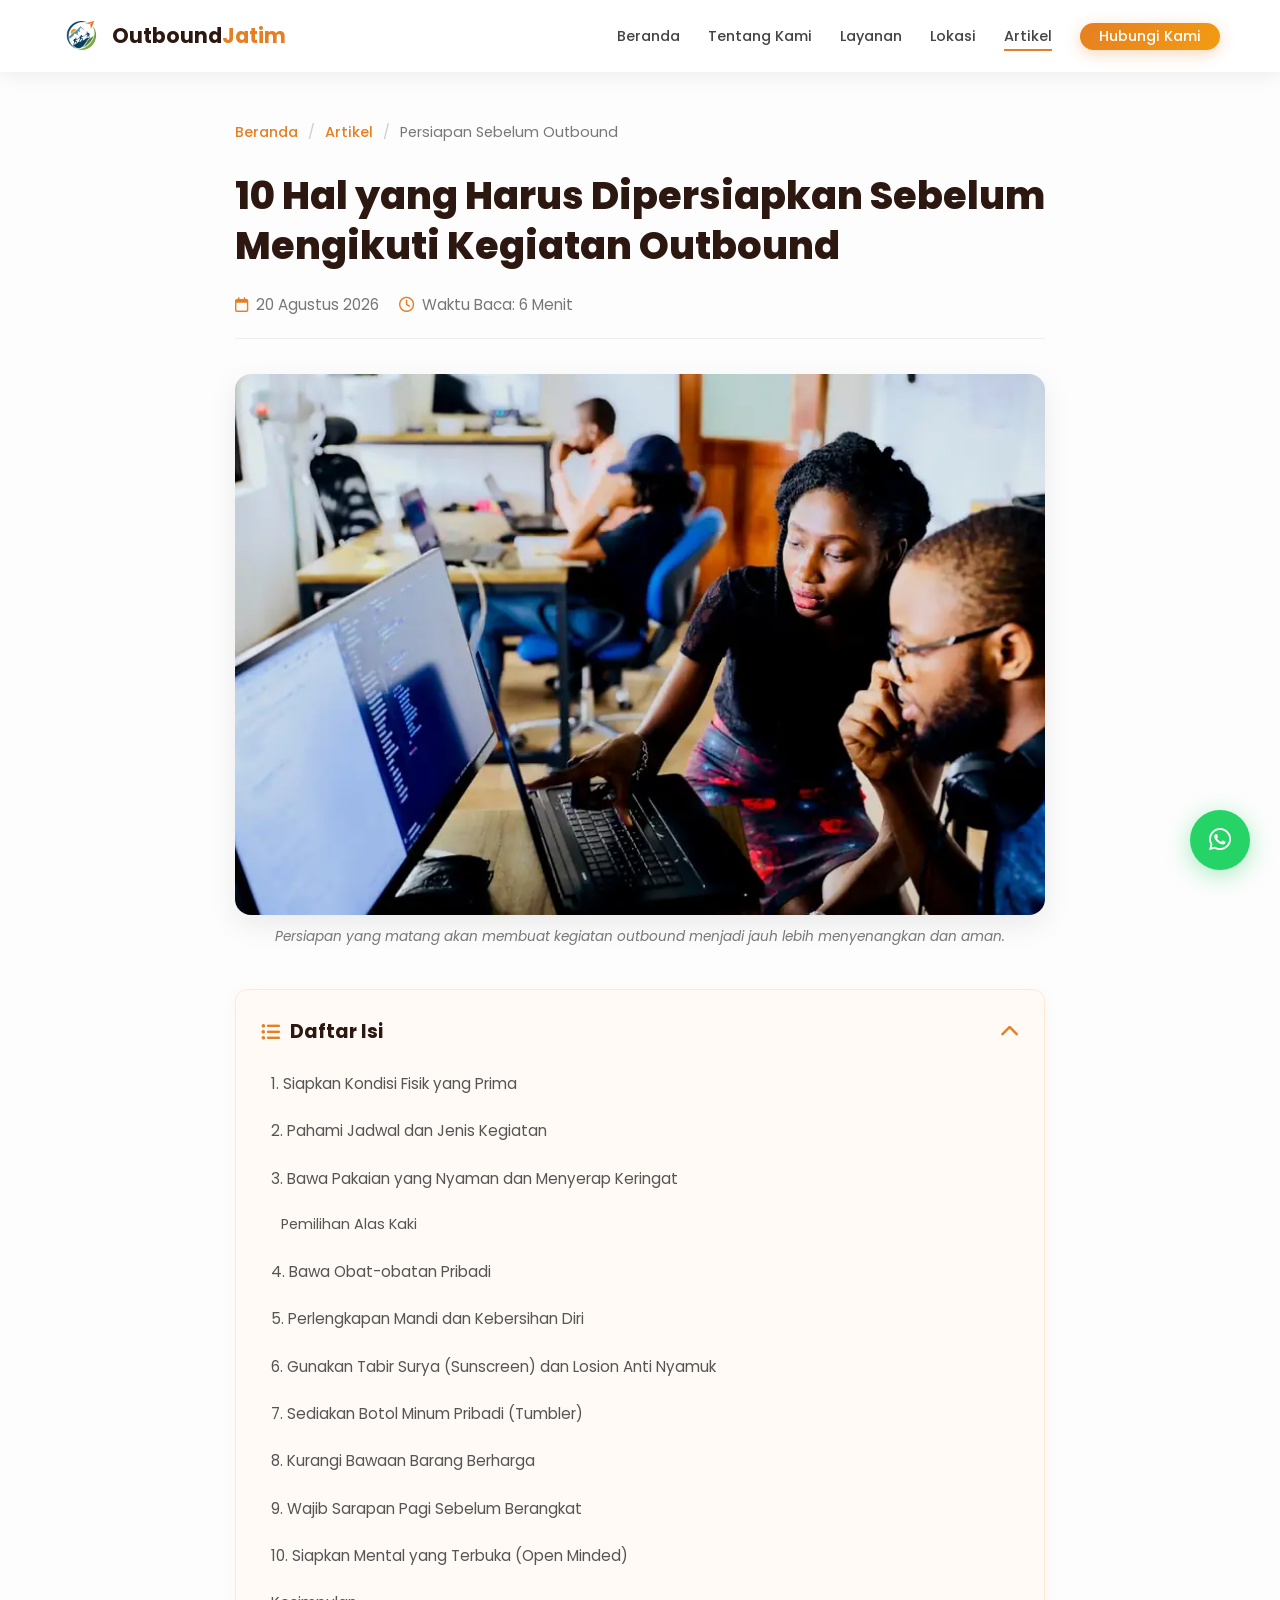
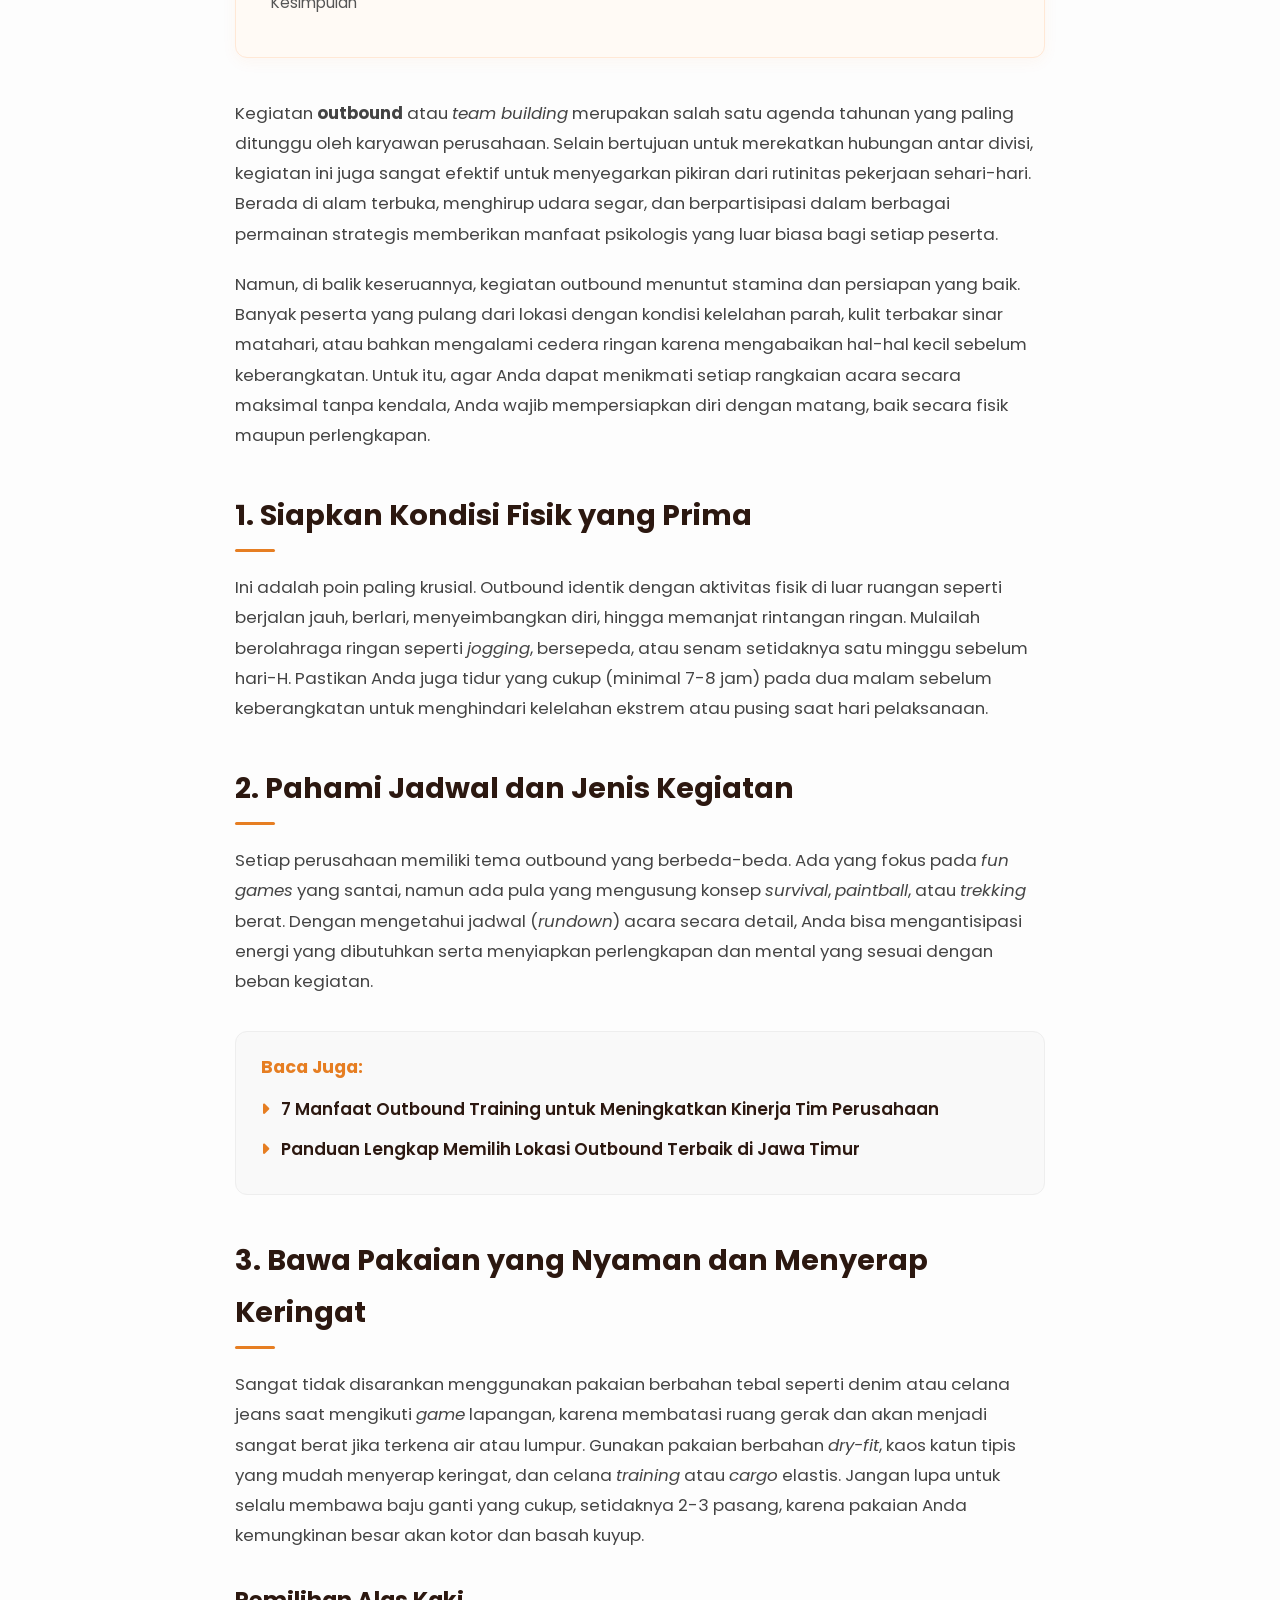
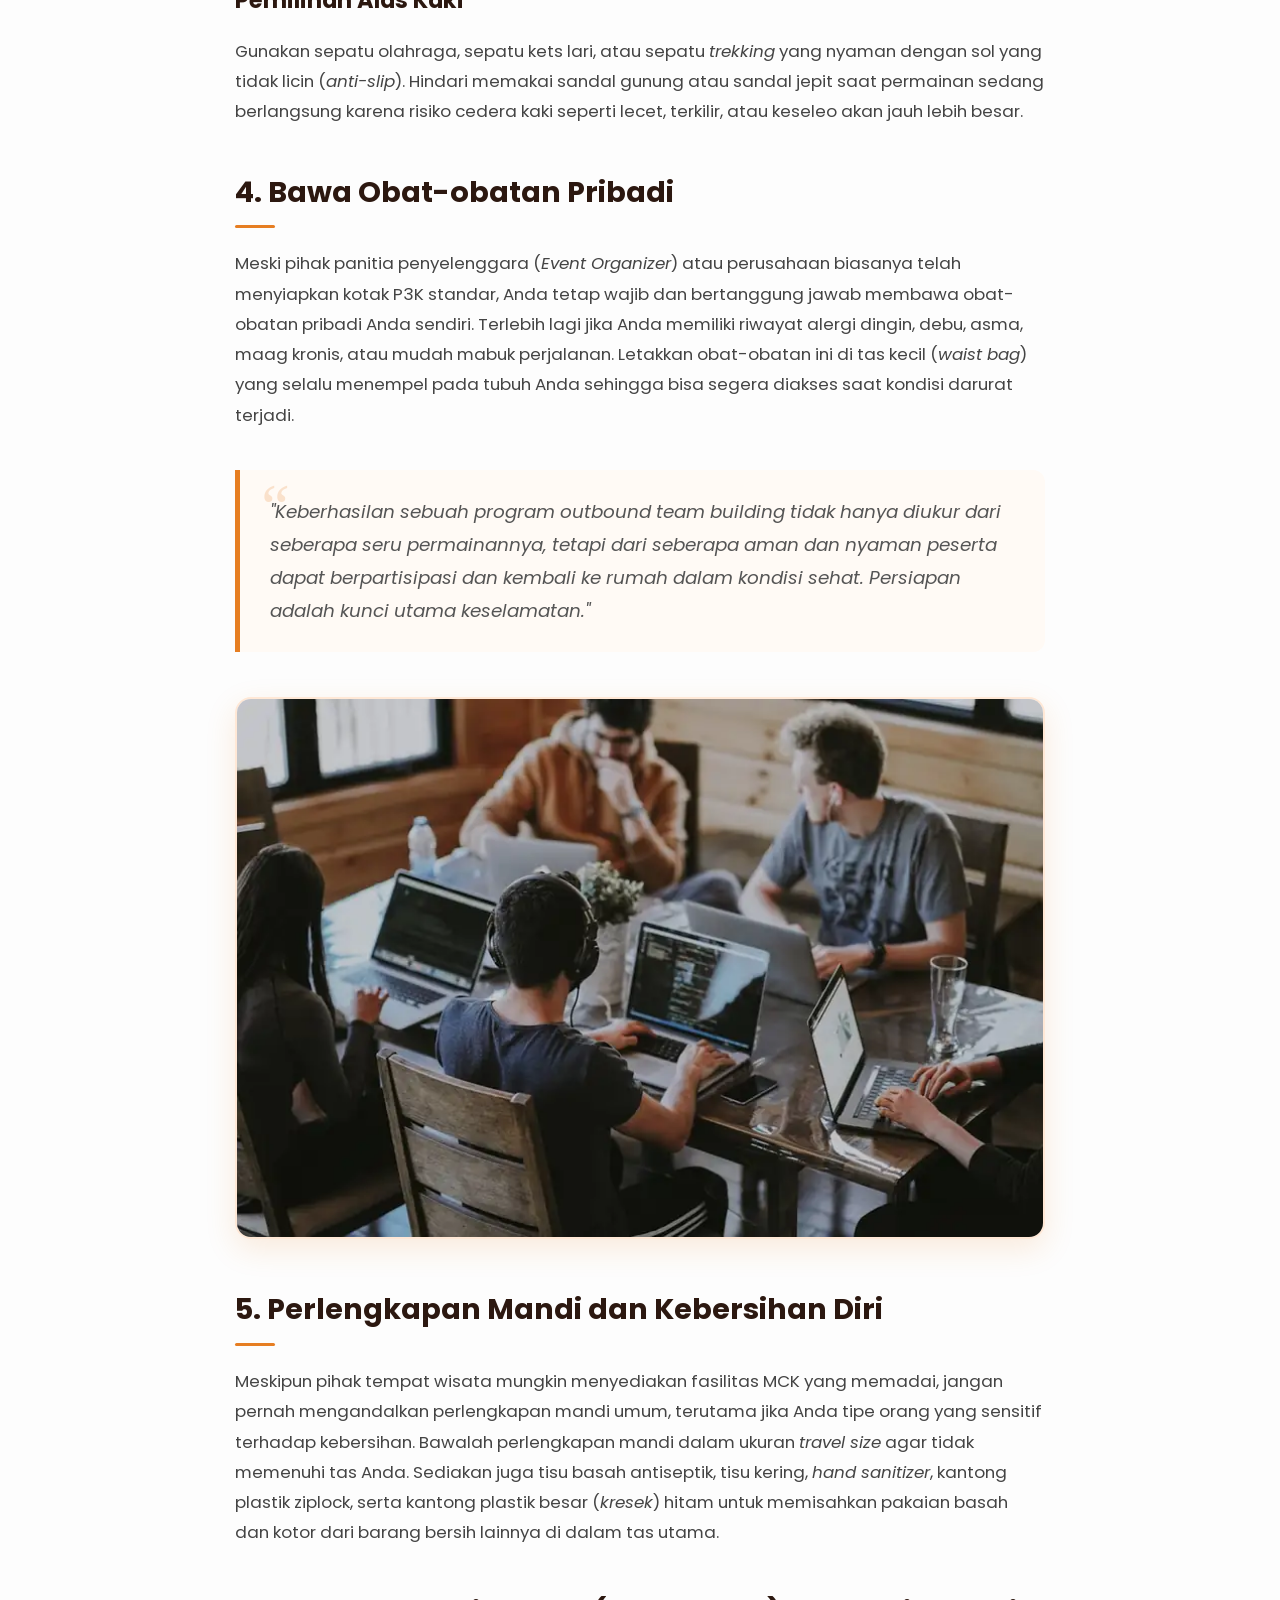
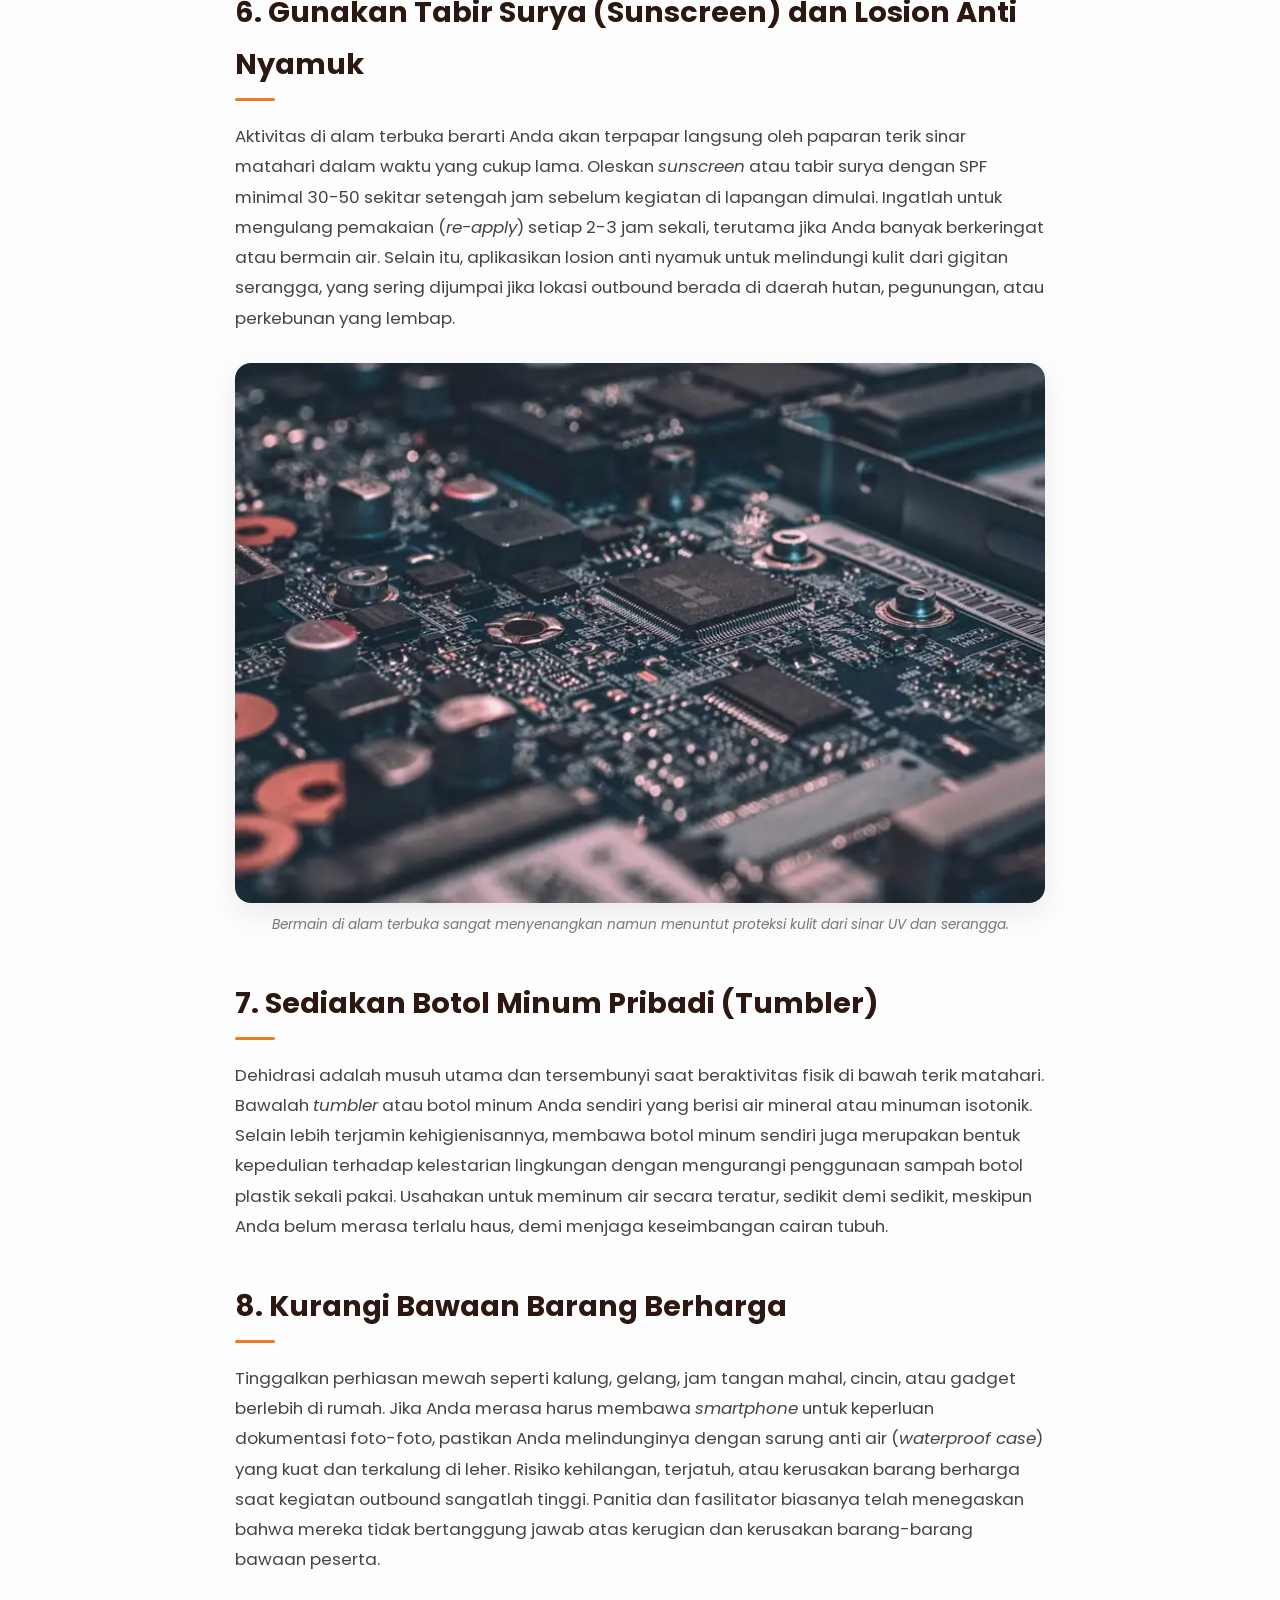
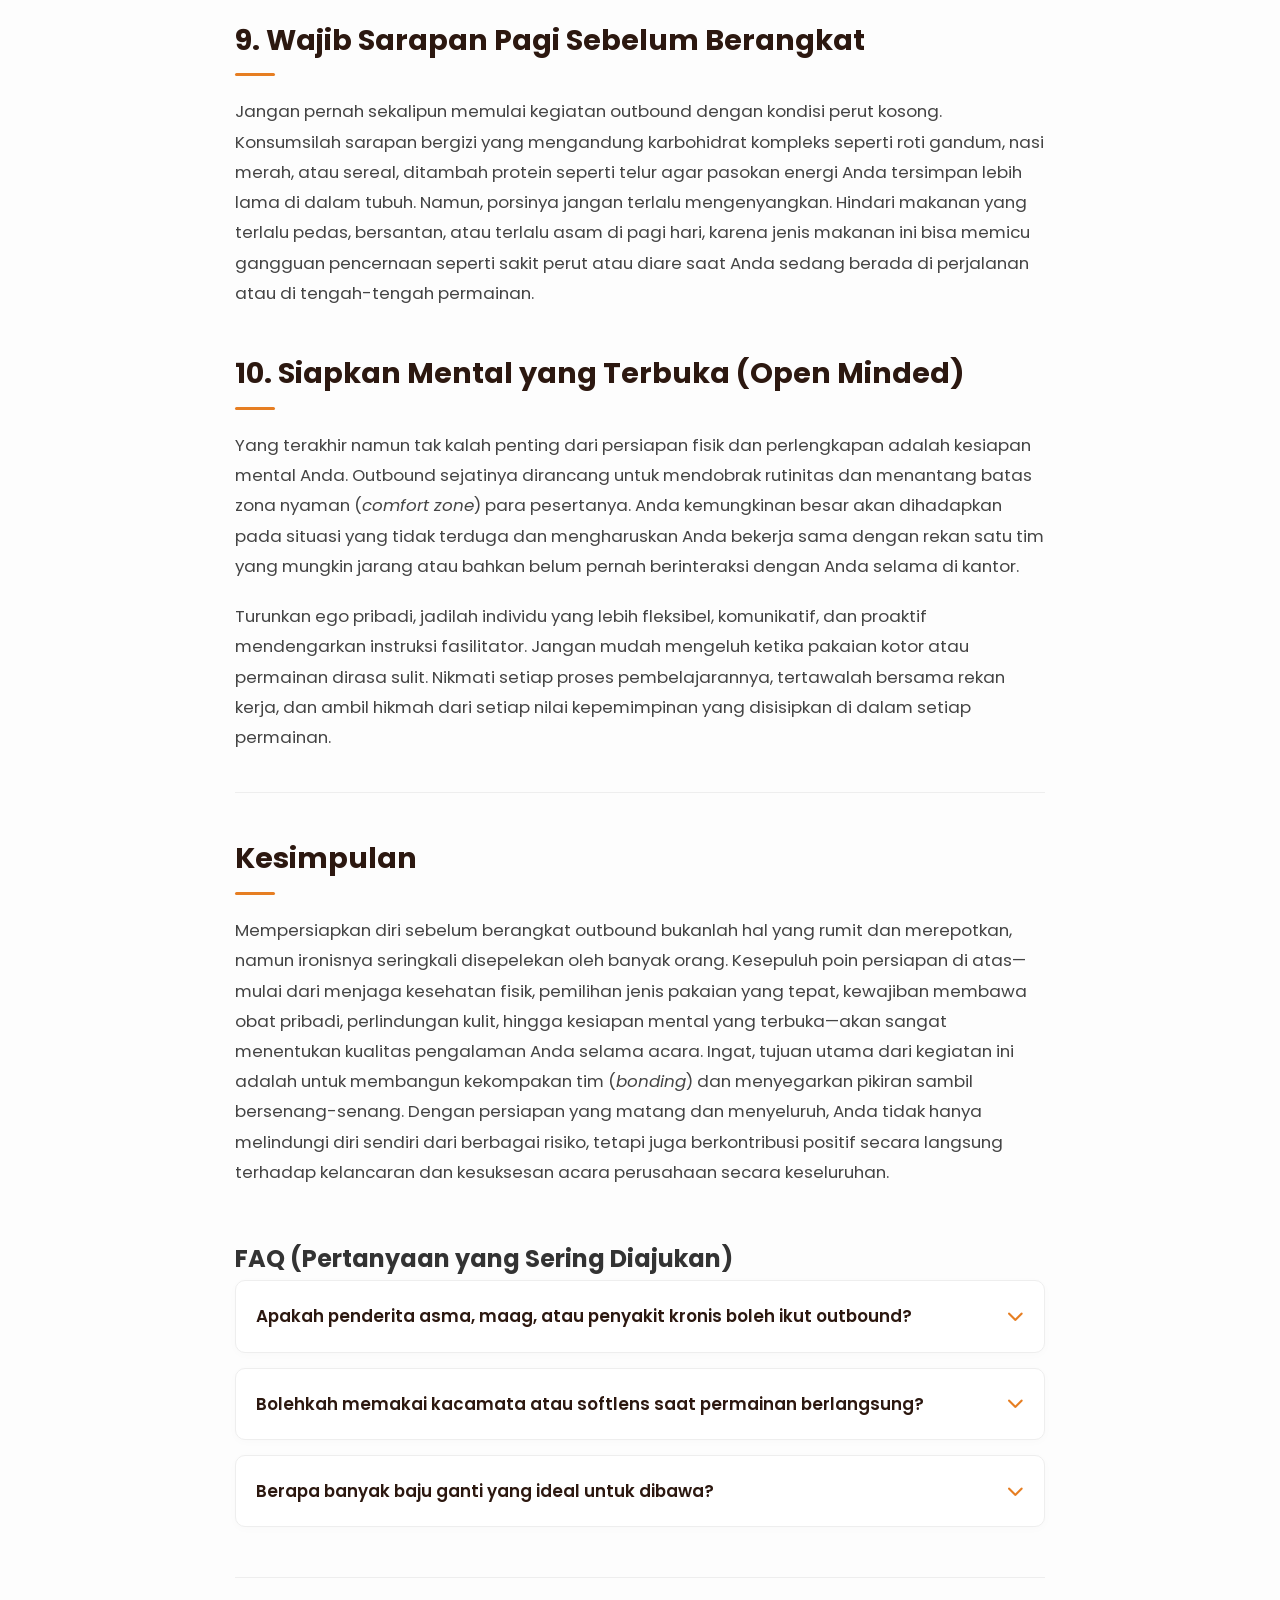
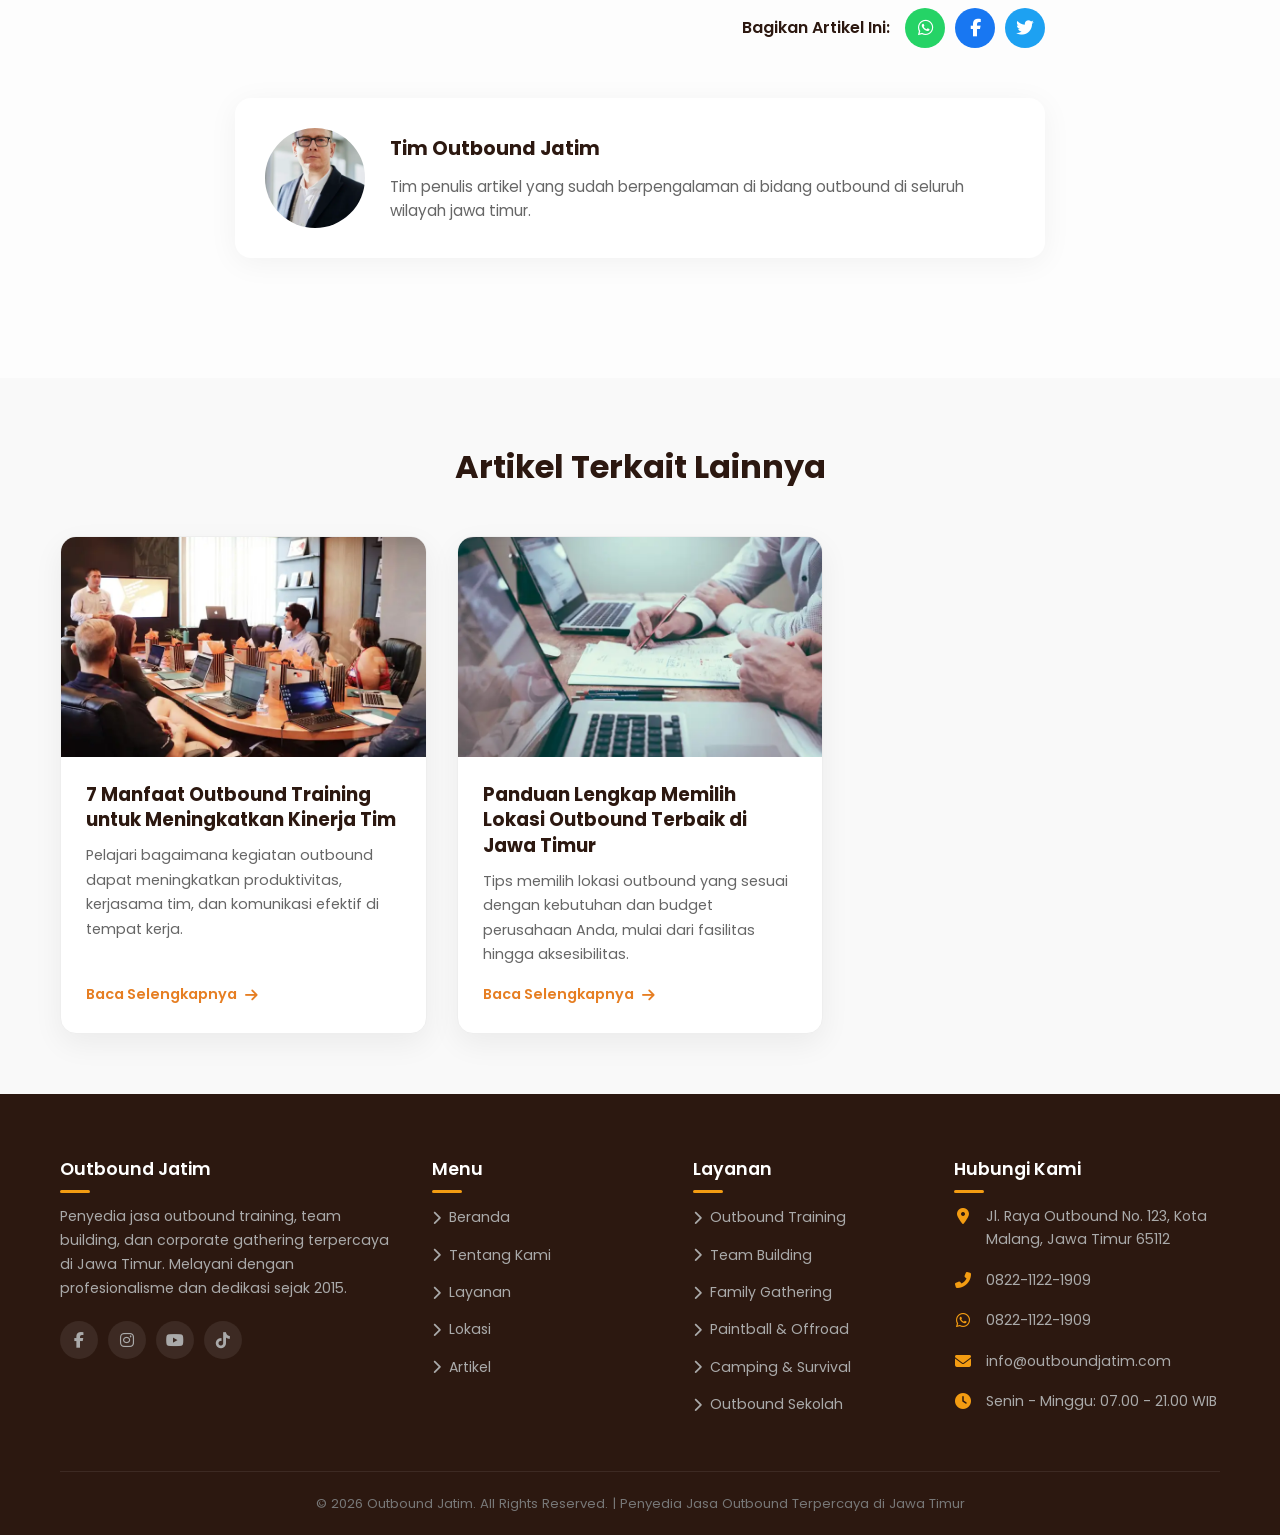
<file: persiapan-sebelum-kegiatan-outbound.html>
<!DOCTYPE html>
<html lang="id">

<head>
    <meta charset="UTF-8">
    <meta name="viewport" content="width=device-width, initial-scale=1.0">
    <meta http-equiv="X-UA-Compatible" content="IE=edge">
    <title>10 Hal yang Harus Dipersiapkan Sebelum Mengikuti Kegiatan Outbound - Outbound Jatim</title>

    <!-- SEO Meta Tags -->
    <meta name="description"
        content="Panduan lengkap tentang 10 hal yang wajib Anda persiapkan sebelum mengikuti kegiatan outbound agar aman, nyaman, dan berkesan.">
    <meta name="keywords"
        content="persiapan outbound, tips outbound, perlengkapan outbound, kegiatan outbound, persiapan fisik outbound">
    <meta name="author" content="Tim Outbound Jatim">
    <meta name="robots" content="index, follow, max-snippet:-1, max-image-preview:large, max-video-preview:-1">

    <!-- Open Graph -->
    <meta property="og:type" content="article">
    <meta property="og:title" content="10 Hal yang Harus Dipersiapkan Sebelum Mengikuti Kegiatan Outbound">
    <meta property="og:description"
        content="Panduan lengkap tentang 10 hal yang wajib Anda persiapkan sebelum mengikuti kegiatan outbound agar aman, nyaman, dan berkesan.">
    <meta property="og:site_name" content="Outbound Jatim">
    <meta property="og:locale" content="id_ID">

    <!-- Geo Meta Tags -->
    <meta name="geo.region" content="ID-JI">
    <meta name="geo.placename" content="Jawa Timur">
    <meta name="geo.position" content="-7.7956;112.2421">
    <meta name="ICBM" content="-7.7956, 112.2421">


    <!-- PageSpeed Optimizations -->
    <link rel="dns-prefetch" href="https://fonts.googleapis.com">
    <link rel="dns-prefetch" href="https://fonts.gstatic.com">

    <!-- Google Fonts -->
    <link rel="preconnect" href="https://fonts.googleapis.com">
    <link rel="preconnect" href="https://fonts.gstatic.com" crossorigin>
    <link rel="preload" as="style" href="https://fonts.googleapis.com/css2?family=Poppins:wght@300;400;500;600;700;800;900&display=swap">
    <link rel="stylesheet" href="https://fonts.googleapis.com/css2?family=Poppins:wght@300;400;500;600;700;800;900&display=swap" media="print" onload="this.media='all'">
    <noscript>
        <link rel="stylesheet" href="https://fonts.googleapis.com/css2?family=Poppins:wght@300;400;500;600;700;800;900&display=swap">
    </noscript>

    <!-- Font Awesome -->
    <link rel="preload" as="style" href="https://cdnjs.cloudflare.com/ajax/libs/font-awesome/6.5.0/css/all.min.css">
    <link rel="stylesheet" href="https://cdnjs.cloudflare.com/ajax/libs/font-awesome/6.5.0/css/all.min.css" media="print" onload="this.media='all'">
    <noscript>
        <link rel="stylesheet" href="https://cdnjs.cloudflare.com/ajax/libs/font-awesome/6.5.0/css/all.min.css">
    </noscript>


    <link rel="stylesheet" href="assets/css/style.css">
</head>

<body>

    <!-- NAVBAR -->
    <nav class="navbar">
        <div class="container">
            <a href="index.html" class="navbar-brand">
                <img src="assets/img/logo-outbound-jatim.webp" alt="Logo Outbound Jatim"
                    style="height: 42px; width: auto; object-fit: contain;">
                <h1>Outbound<span>Jatim</span></h1>
            </a>
            <ul class="nav-links" id="navLinks">
                <li><a href="index.html">Beranda</a></li>
                <li><a href="about.html">Tentang Kami</a></li>
                <li><a href="layanan.html">Layanan</a></li>
                <li><a href="lokasi.html">Lokasi</a></li>
                <li><a href="artikel.html" class="active">Artikel</a></li>
                <li><a href="https://wa.me/6282211221909" class="btn-hubungi" target="_blank" rel="noopener">Hubungi
                        Kami</a></li>
            </ul>
            <div class="hamburger" id="hamburger"><span></span><span></span><span></span></div>
        </div>
    </nav>
    <div class="nav-overlay" id="navOverlay"></div>

    <!-- ARTICLE SECTION -->
    <section class="article-page">
        <div class="container article-container">
            <!-- Breadcrumb -->
            <div class="breadcrumb">
                <a href="index.html">Beranda</a> <span class="separator">/</span>
                <a href="artikel.html">Artikel</a> <span class="separator">/</span>
                <span>Persiapan Sebelum Outbound</span>
            </div>

            <!-- Header -->
            <div class="article-header">
                <h1>10 Hal yang Harus Dipersiapkan Sebelum Mengikuti Kegiatan Outbound</h1>
                <div class="article-meta">
                    <div class="meta-item"><i class="far fa-calendar"></i> 20 Agustus 2026</div>
                    <div class="meta-item"><i class="far fa-clock"></i> Waktu Baca: 6 Menit</div>
                </div>
            </div>

            <!-- Main Image -->
            <div class="article-main-image">
                <img src="assets/img/artikel-persiapan-outbound.webp" alt="Persiapan Kegiatan Outbound">
                <div class="image-caption">Persiapan yang matang akan membuat kegiatan outbound menjadi jauh lebih
                    menyenangkan dan aman.</div>
            </div>

            <!-- Auto TOC Container -->
            <div class="toc-container">
                <div class="toc-header" id="tocToggleBtn">
                    <h3><i class="fas fa-list-ul"></i> Daftar Isi</h3>
                    <button class="toc-toggle"><i class="fas fa-chevron-up"></i></button>
                </div>
                <div class="toc-content" id="tocContent">
                    <ul class="toc-list" id="tocList">
                        <!-- TOC Items will be generated here -->
                    </ul>
                </div>
            </div>

            <!-- Article Body -->
            <div class="article-body">
                <p>Kegiatan <strong>outbound</strong> atau <em>team building</em> merupakan salah satu agenda tahunan
                    yang paling ditunggu oleh karyawan perusahaan. Selain bertujuan untuk merekatkan hubungan antar
                    divisi, kegiatan ini juga sangat efektif untuk menyegarkan pikiran dari rutinitas pekerjaan
                    sehari-hari. Berada di alam terbuka, menghirup udara segar, dan berpartisipasi dalam berbagai
                    permainan strategis memberikan manfaat psikologis yang luar biasa bagi setiap peserta.</p>

                <p>Namun, di balik keseruannya, kegiatan outbound menuntut stamina dan persiapan yang baik. Banyak
                    peserta yang pulang dari lokasi dengan kondisi kelelahan parah, kulit terbakar sinar matahari, atau
                    bahkan mengalami cedera ringan karena mengabaikan hal-hal kecil sebelum keberangkatan. Untuk itu,
                    agar Anda dapat menikmati setiap rangkaian acara secara maksimal tanpa kendala, Anda wajib
                    mempersiapkan diri dengan matang, baik secara fisik maupun perlengkapan.</p>

                <h2>1. Siapkan Kondisi Fisik yang Prima</h2>
                <p>Ini adalah poin paling krusial. Outbound identik dengan aktivitas fisik di luar ruangan seperti
                    berjalan jauh, berlari, menyeimbangkan diri, hingga memanjat rintangan ringan. Mulailah berolahraga
                    ringan seperti <em>jogging</em>, bersepeda, atau senam setidaknya satu minggu sebelum hari-H.
                    Pastikan Anda juga tidur yang cukup (minimal 7-8 jam) pada dua malam sebelum keberangkatan untuk
                    menghindari kelelahan ekstrem atau pusing saat hari pelaksanaan.</p>

                <h2>2. Pahami Jadwal dan Jenis Kegiatan</h2>
                <p>Setiap perusahaan memiliki tema outbound yang berbeda-beda. Ada yang fokus pada <em>fun games</em>
                    yang santai, namun ada pula yang mengusung konsep <em>survival</em>, <em>paintball</em>, atau
                    <em>trekking</em> berat. Dengan mengetahui jadwal (<em>rundown</em>) acara secara detail, Anda bisa
                    mengantisipasi energi yang dibutuhkan serta menyiapkan perlengkapan dan mental yang sesuai dengan
                    beban kegiatan.
                </p>

                <div class="baca-juga">
                    <strong>Baca Juga:</strong>
                    <ul>
                        <li><a href="artikel.html">7 Manfaat Outbound Training untuk Meningkatkan Kinerja Tim
                                Perusahaan</a></li>
                        <li><a href="artikel.html">Panduan Lengkap Memilih Lokasi Outbound Terbaik di Jawa Timur</a>
                        </li>
                    </ul>
                </div>

                <h2>3. Bawa Pakaian yang Nyaman dan Menyerap Keringat</h2>
                <p>Sangat tidak disarankan menggunakan pakaian berbahan tebal seperti denim atau celana jeans saat
                    mengikuti <em>game</em> lapangan, karena membatasi ruang gerak dan akan menjadi sangat berat jika
                    terkena air atau lumpur. Gunakan pakaian berbahan <em>dry-fit</em>, kaos katun tipis yang mudah
                    menyerap keringat, dan celana <em>training</em> atau <em>cargo</em> elastis. Jangan lupa untuk
                    selalu membawa baju ganti yang cukup, setidaknya 2-3 pasang, karena pakaian Anda kemungkinan besar
                    akan kotor dan basah kuyup.</p>

                <h3>Pemilihan Alas Kaki</h3>
                <p>Gunakan sepatu olahraga, sepatu kets lari, atau sepatu <em>trekking</em> yang nyaman dengan sol yang
                    tidak licin (<em>anti-slip</em>). Hindari memakai sandal gunung atau sandal jepit saat permainan
                    sedang berlangsung karena risiko cedera kaki seperti lecet, terkilir, atau keseleo akan jauh lebih
                    besar.</p>

                <h2>4. Bawa Obat-obatan Pribadi</h2>
                <p>Meski pihak panitia penyelenggara (<em>Event Organizer</em>) atau perusahaan biasanya telah
                    menyiapkan kotak P3K standar, Anda tetap wajib dan bertanggung jawab membawa obat-obatan pribadi
                    Anda sendiri. Terlebih lagi jika Anda memiliki riwayat alergi dingin, debu, asma, maag kronis, atau
                    mudah mabuk perjalanan. Letakkan obat-obatan ini di tas kecil (<em>waist bag</em>) yang selalu
                    menempel pada tubuh Anda sehingga bisa segera diakses saat kondisi darurat terjadi.</p>

                <blockquote>
                    "Keberhasilan sebuah program outbound team building tidak hanya diukur dari seberapa seru
                    permainannya, tetapi dari seberapa aman dan nyaman peserta dapat berpartisipasi dan kembali ke rumah
                    dalam kondisi sehat. Persiapan adalah kunci utama keselamatan."
                </blockquote>

                <!-- PROMO IMAGE -->
                <a href="https://wa.me/6282211221909?text=Halo%20Outbound%20Jatim%2C%20saya%20tertarik%20dengan%20paket%20outbound"
                    target="_blank" class="promo-photo">
                    <img src="assets/img/promo-outbound-wa.webp" alt="Promo Paket Outbound">
                </a>

                <h2>5. Perlengkapan Mandi dan Kebersihan Diri</h2>
                <p>Meskipun pihak tempat wisata mungkin menyediakan fasilitas MCK yang memadai, jangan pernah
                    mengandalkan perlengkapan mandi umum, terutama jika Anda tipe orang yang sensitif terhadap
                    kebersihan. Bawalah perlengkapan mandi dalam ukuran <em>travel size</em> agar tidak memenuhi tas
                    Anda. Sediakan juga tisu basah antiseptik, tisu kering, <em>hand sanitizer</em>, kantong plastik
                    ziplock, serta kantong plastik besar (<em>kresek</em>) hitam untuk memisahkan pakaian basah dan
                    kotor dari barang bersih lainnya di dalam tas utama.</p>

                <h2>6. Gunakan Tabir Surya (Sunscreen) dan Losion Anti Nyamuk</h2>
                <p>Aktivitas di alam terbuka berarti Anda akan terpapar langsung oleh paparan terik sinar matahari dalam
                    waktu yang cukup lama. Oleskan <em>sunscreen</em> atau tabir surya dengan SPF minimal 30-50 sekitar
                    setengah jam sebelum kegiatan di lapangan dimulai. Ingatlah untuk mengulang pemakaian
                    (<em>re-apply</em>) setiap 2-3 jam sekali, terutama jika Anda banyak berkeringat atau bermain air.
                    Selain itu, aplikasikan losion anti nyamuk untuk melindungi kulit dari gigitan serangga, yang sering
                    dijumpai jika lokasi outbound berada di daerah hutan, pegunungan, atau perkebunan yang lembap.</p>

                <!-- Supporting Photo -->
                <div class="article-main-image" style="margin-top: 30px;">
                    <img src="assets/img/outbound-alam-terbuka.webp" alt="Kegiatan Outbound Alam">
                    <div class="image-caption">Bermain di alam terbuka sangat menyenangkan namun menuntut proteksi kulit
                        dari sinar UV dan serangga.</div>
                </div>

                <h2>7. Sediakan Botol Minum Pribadi (Tumbler)</h2>
                <p>Dehidrasi adalah musuh utama dan tersembunyi saat beraktivitas fisik di bawah terik matahari. Bawalah
                    <em>tumbler</em> atau botol minum Anda sendiri yang berisi air mineral atau minuman isotonik. Selain
                    lebih terjamin kehigienisannya, membawa botol minum sendiri juga merupakan bentuk kepedulian
                    terhadap kelestarian lingkungan dengan mengurangi penggunaan sampah botol plastik sekali pakai.
                    Usahakan untuk meminum air secara teratur, sedikit demi sedikit, meskipun Anda belum merasa terlalu
                    haus, demi menjaga keseimbangan cairan tubuh.
                </p>

                <h2>8. Kurangi Bawaan Barang Berharga</h2>
                <p>Tinggalkan perhiasan mewah seperti kalung, gelang, jam tangan mahal, cincin, atau gadget berlebih di
                    rumah. Jika Anda merasa harus membawa <em>smartphone</em> untuk keperluan dokumentasi foto-foto,
                    pastikan Anda melindunginya dengan sarung anti air (<em>waterproof case</em>) yang kuat dan
                    terkalung di leher. Risiko kehilangan, terjatuh, atau kerusakan barang berharga saat kegiatan
                    outbound sangatlah tinggi. Panitia dan fasilitator biasanya telah menegaskan bahwa mereka tidak
                    bertanggung jawab atas kerugian dan kerusakan barang-barang bawaan peserta.</p>

                <h2>9. Wajib Sarapan Pagi Sebelum Berangkat</h2>
                <p>Jangan pernah sekalipun memulai kegiatan outbound dengan kondisi perut kosong. Konsumsilah sarapan
                    bergizi yang mengandung karbohidrat kompleks seperti roti gandum, nasi merah, atau sereal, ditambah
                    protein seperti telur agar pasokan energi Anda tersimpan lebih lama di dalam tubuh. Namun, porsinya
                    jangan terlalu mengenyangkan. Hindari makanan yang terlalu pedas, bersantan, atau terlalu asam di
                    pagi hari, karena jenis makanan ini bisa memicu gangguan pencernaan seperti sakit perut atau diare
                    saat Anda sedang berada di perjalanan atau di tengah-tengah permainan.</p>

                <h2>10. Siapkan Mental yang Terbuka (Open Minded)</h2>
                <p>Yang terakhir namun tak kalah penting dari persiapan fisik dan perlengkapan adalah kesiapan mental
                    Anda. Outbound sejatinya dirancang untuk mendobrak rutinitas dan menantang batas zona nyaman
                    (<em>comfort zone</em>) para pesertanya. Anda kemungkinan besar akan dihadapkan pada situasi yang
                    tidak terduga dan mengharuskan Anda bekerja sama dengan rekan satu tim yang mungkin jarang atau
                    bahkan belum pernah berinteraksi dengan Anda selama di kantor.</p>

                <p>Turunkan ego pribadi, jadilah individu yang lebih fleksibel, komunikatif, dan proaktif mendengarkan
                    instruksi fasilitator. Jangan mudah mengeluh ketika pakaian kotor atau permainan dirasa sulit.
                    Nikmati setiap proses pembelajarannya, tertawalah bersama rekan kerja, dan ambil hikmah dari setiap
                    nilai kepemimpinan yang disisipkan di dalam setiap permainan.</p>

                <hr style="margin: 40px 0; border: 0; border-top: 1px solid #eee;">

                <h2>Kesimpulan</h2>
                <p>Mempersiapkan diri sebelum berangkat outbound bukanlah hal yang rumit dan merepotkan, namun ironisnya
                    seringkali disepelekan oleh banyak orang. Kesepuluh poin persiapan di atas—mulai dari menjaga
                    kesehatan fisik, pemilihan jenis pakaian yang tepat, kewajiban membawa obat pribadi, perlindungan
                    kulit, hingga kesiapan mental yang terbuka—akan sangat menentukan kualitas pengalaman Anda selama
                    acara. Ingat, tujuan utama dari kegiatan ini adalah untuk membangun kekompakan tim
                    (<em>bonding</em>) dan menyegarkan pikiran sambil bersenang-senang. Dengan persiapan yang matang dan
                    menyeluruh, Anda tidak hanya melindungi diri sendiri dari berbagai risiko, tetapi juga berkontribusi
                    positif secara langsung terhadap kelancaran dan kesuksesan acara perusahaan secara keseluruhan.</p>
            </div>

            <!-- FAQ -->
            <div class="faq-section">
                <h2>FAQ (Pertanyaan yang Sering Diajukan)</h2>

                <div class="faq-item">
                    <div class="faq-question">Apakah penderita asma, maag, atau penyakit kronis boleh ikut outbound? <i
                            class="fas fa-chevron-down"></i></div>
                    <div class="faq-answer">
                        <p>Boleh, namun sangat wajib untuk melapor secara jujur kepada panitia internal HRD atau
                            instruktur EO sebelum kegiatan dimulai. Penderita penyakit khusus disarankan mengikuti
                            permainan yang intensitasnya rendah (<em>low impact</em>) dan wajib membawa obat-obatan
                            pribadi mereka ke mana pun di dalam tas kecil.</p>
                    </div>
                </div>

                <div class="faq-item">
                    <div class="faq-question">Bolehkah memakai kacamata atau softlens saat permainan berlangsung? <i
                            class="fas fa-chevron-down"></i></div>
                    <div class="faq-answer">
                        <p>Sangat diperbolehkan karena penglihatan jelas sangat penting. Namun untuk kacamata, sangat
                            disarankan menggunakan tali pengikat sport agar kacamata tidak mudah terlempar atau jatuh ke
                            lumpur. Jika memilih menggunakan lensa kontak, gunakan jenis harian dan bawa obat tetes mata
                            karena debu lapangan bisa memicu iritasi.</p>
                    </div>
                </div>

                <div class="faq-item">
                    <div class="faq-question">Berapa banyak baju ganti yang ideal untuk dibawa? <i
                            class="fas fa-chevron-down"></i></div>
                    <div class="faq-answer">
                        <p>Untuk kegiatan outbound tipe <em>One Day Tour</em> (satu hari penuh), idealnya membawa 2
                            pasang baju dan celana ganti. Jika kegiatan berkonsep menginap (<em>2 Hari 1 Malam</em>),
                            siapkan minimal 4-5 pasang baju berbahan nyaman serta jaket tebal yang menghangatkan untuk
                            aktivitas malam hari seperti api unggun.</p>
                    </div>
                </div>
            </div>

            <!-- Share Article -->
            <div class="article-footer">
                <div class="article-tags">
                    <!-- Space for tags if needed -->
                </div>
                <div class="share-container">
                    <span>Bagikan Artikel Ini:</span>
                    <div class="social-share">
                        <a href="#" class="share-wa" aria-label="Share WhatsApp"><i class="fab fa-whatsapp"></i></a>
                        <a href="#" class="share-fb" aria-label="Share Facebook"><i class="fab fa-facebook-f"></i></a>
                        <a href="#" class="share-tw" aria-label="Share Twitter"><i class="fab fa-twitter"></i></a>
                    </div>
                </div>
            </div>

            <!-- Author Bio -->
            <div class="author-bio">
                <img src="assets/img/orang/penulis-budi.webp" alt="Tim Outbound Jatim">
                <div class="author-info">
                    <h4>Tim Outbound Jatim</h4>
                    <p>Tim penulis artikel yang sudah berpengalaman di bidang outbound di seluruh wilayah jawa timur.</p>
                </div>
            </div>

        </div>
    </section>

    <!-- RELATED ARTICLES -->
    <section class="related-articles">
        <div class="container">
            <div class="related-header">
                <h2>Artikel Terkait Lainnya</h2>
            </div>
            <div class="artikel-grid">
                <!-- Artikel 1 -->
                <article class="artikel-card">
                    <div class="artikel-image">
                        <img src="assets/img/artikel-manfaat-outbound.webp" alt="Manfaat Outbound Training">
                    </div>
                    <div class="artikel-content">
                        <h3>7 Manfaat Outbound Training untuk Meningkatkan Kinerja Tim</h3>
                        <p>Pelajari bagaimana kegiatan outbound dapat meningkatkan produktivitas, kerjasama tim, dan
                            komunikasi efektif di tempat kerja.</p>
                        <a href="artikel.html" class="btn-read">
                            <span>Baca Selengkapnya</span> <i class="fas fa-arrow-right"></i>
                        </a>
                    </div>
                </article>

                <!-- Artikel 2 -->
                <article class="artikel-card">
                    <div class="artikel-image">
                        <img src="assets/img/artikel-lokasi-outbound.webp" alt="Memilih Lokasi Outbound">
                    </div>
                    <div class="artikel-content">
                        <h3>Panduan Lengkap Memilih Lokasi Outbound Terbaik di Jawa Timur</h3>
                        <p>Tips memilih lokasi outbound yang sesuai dengan kebutuhan dan budget perusahaan Anda, mulai
                            dari fasilitas hingga aksesibilitas.</p>
                        <a href="artikel.html" class="btn-read">
                            <span>Baca Selengkapnya</span> <i class="fas fa-arrow-right"></i>
                        </a>
                    </div>
                </article>
            </div>
        </div>
    </section>

    <!-- ===== FOOTER ===== -->
    <footer class="footer" role="contentinfo">
        <div class="container">
            <div class="footer-grid">
                <div class="footer-col footer-about">
                    <h3>Outbound Jatim</h3>
                    <p>Penyedia jasa outbound training, team building, dan corporate gathering terpercaya di Jawa Timur.
                        Melayani dengan profesionalisme dan dedikasi sejak 2015.</p>
                    <div class="footer-social">
                        <a href="#" aria-label="Facebook Outbound Jatim"><i class="fab fa-facebook-f"></i></a>
                        <a href="#" aria-label="Instagram Outbound Jatim"><i class="fab fa-instagram"></i></a>
                        <a href="#" aria-label="YouTube Outbound Jatim"><i class="fab fa-youtube"></i></a>
                        <a href="#" aria-label="TikTok Outbound Jatim"><i class="fab fa-tiktok"></i></a>
                    </div>
                </div>
                <div class="footer-col">
                    <h3>Menu</h3>
                    <ul class="footer-links">
                        <li><a href="index.html#beranda"><i class="fas fa-chevron-right"></i> Beranda</a></li>
                        <li><a href="about.html"><i class="fas fa-chevron-right"></i> Tentang Kami</a></li>
                        <li><a href="layanan.html"><i class="fas fa-chevron-right"></i> Layanan</a></li>
                        <li><a href="lokasi.html"><i class="fas fa-chevron-right"></i> Lokasi</a></li>
                        <li><a href="artikel.html"><i class="fas fa-chevron-right"></i> Artikel</a></li>
                    </ul>
                </div>
                <div class="footer-col">
                    <h3>Layanan</h3>
                    <ul class="footer-links">
                        <li><a href="layanan.html"><i class="fas fa-chevron-right"></i> Outbound Training</a></li>
                        <li><a href="layanan.html"><i class="fas fa-chevron-right"></i> Team Building</a></li>
                        <li><a href="layanan.html"><i class="fas fa-chevron-right"></i> Family Gathering</a></li>
                        <li><a href="layanan.html"><i class="fas fa-chevron-right"></i> Paintball & Offroad</a></li>
                        <li><a href="layanan.html"><i class="fas fa-chevron-right"></i> Camping & Survival</a></li>
                        <li><a href="layanan.html"><i class="fas fa-chevron-right"></i> Outbound Sekolah</a></li>
                    </ul>
                </div>
                <div class="footer-col">
                    <h3>Hubungi Kami</h3>
                    <ul class="footer-contact">
                        <li>
                            <i class="fas fa-map-marker-alt"></i>
                            <span>Jl. Raya Outbound No. 123, Kota Malang, Jawa Timur 65112</span>
                        </li>
                        <li>
                            <i class="fas fa-phone-alt"></i>
                            <a href="tel:+6282211221909">0822-1122-1909</a>
                        </li>
                        <li>
                            <i class="fab fa-whatsapp"></i>
                            <a href="https://wa.me/6282211221909" target="_blank" rel="noopener">0822-1122-1909</a>
                        </li>
                        <li>
                            <i class="fas fa-envelope"></i>
                            <a href="mailto:info@outboundjatim.com">info@outboundjatim.com</a>
                        </li>
                        <li>
                            <i class="fas fa-clock"></i>
                            <span>Senin - Minggu: 07.00 - 21.00 WIB</span>
                        </li>
                    </ul>
                </div>
            </div>
            <div class="footer-bottom">
                <p>&copy; 2026 Outbound Jatim. All Rights Reserved. | Penyedia Jasa Outbound Terpercaya di Jawa Timur
                </p>
            </div>
        </div>
    </footer>

    <!-- FLOATING BUTTONS -->
    <a href="https://wa.me/6282211221909" class="floating-wa" target="_blank" rel="noopener"><i
            class="fab fa-whatsapp"></i></a>
    <button class="floating-top" id="floatingTop"><i class="fas fa-chevron-up"></i></button>


    <script src="assets/js/main.js" defer></script>
</body>

</html>
</file>
<file: assets/css/style.css>
/* --- Styles from about.html --- */

/* ===== BASE STYLES (DESKTOP DEFAULT) ===== */
*,
*::before,
*::after {
    margin: 0;
    padding: 0;
    box-sizing: border-box;
}

html {
    scroll-behavior: smooth;
    overflow-x: hidden;
}

body {
    font-family: 'Poppins', sans-serif;
    color: #333;
    line-height: 1.7;
    overflow-x: hidden;

}

img {
    max-width: 100%;
    height: auto;
    display: block;
}

a {
    text-decoration: none;
    color: inherit;
    transition: all 0.3s ease;
}

ul {
    list-style: none;
}

.container {
    max-width: 1200px;
    margin: 0 auto;
    padding: 0 20px;
}

.section-padding {
    padding: 80px 0;
}

.section-title {
    text-align: center;
    margin-bottom: 50px;
}

.section-title h2 {
    font-size: 2.2rem;
    font-weight: 700;
    color: #2c1810;
    margin-bottom: 10px;
    position: relative;
    display: inline-block;
}

.section-title h2::after {
    content: '';
    position: absolute;
    bottom: -8px;
    left: 50%;
    transform: translateX(-50%);
    width: 60px;
    height: 4px;
    background: linear-gradient(90deg, #e67e22, #f39c12);
    border-radius: 2px;
}

.section-title p {
    color: #666;
    font-size: 1rem;
    margin-top: 15px;
    max-width: 600px;
    margin-left: auto;
    margin-right: auto;
}

/* NAVBAR */
.navbar {
    position: fixed;
    top: 0;
    left: 0;
    width: 100%;
    z-index: 1000;
    background: rgba(255, 255, 255, 0.97);
    backdrop-filter: blur(10px);
    box-shadow: 0 2px 20px rgba(0, 0, 0, 0.08);
}

.navbar .container {
    display: flex;
    justify-content: space-between;
    align-items: center;
    padding: 15px 20px;
    max-width: 1200px;
}

.navbar-brand {
    display: flex;
    align-items: center;
    gap: 10px;
}

.navbar-brand .logo-icon {
    width: 42px;
    height: 42px;
    background: linear-gradient(135deg, #e67e22, #f39c12);
    border-radius: 10px;
    display: flex;
    align-items: center;
    justify-content: center;
    color: #fff;
    font-size: 1.2rem;
}

.navbar-brand h1 {
    font-size: 1.3rem;
    font-weight: 700;
    color: #2c1810;
}

.navbar-brand h1 span {
    color: #e67e22;
}

.nav-links {
    display: flex;
    align-items: center;
    gap: 28px;
}

.nav-links a {
    font-size: 0.9rem;
    font-weight: 500;
    color: #444;
    position: relative;
    padding: 5px 0;
    white-space: nowrap;
}

.nav-links a::after {
    content: '';
    position: absolute;
    bottom: 0;
    left: 0;
    width: 0;
    height: 2px;
    background: #e67e22;
    transition: width 0.3s ease;
}

.nav-links a:hover::after,
.nav-links a.active::after {
    width: 100%;
}

.nav-links a:hover {
    color: #e67e22;
}

.btn-hubungi {
    background: linear-gradient(135deg, #e67e22, #f39c12);
    color: #fff !important;
    padding: 12px 28px;
    border-radius: 50px;
    font-weight: 600;
    font-size: 0.9rem;
    box-shadow: 0 4px 15px rgba(230, 126, 34, 0.3);
    white-space: nowrap;
    display: inline-block;
    line-height: 1.2;
    min-width: 140px;
    text-align: center;
}

.btn-hubungi:hover {
    transform: translateY(-2px);
    box-shadow: 0 6px 20px rgba(230, 126, 34, 0.4);
}

.btn-hubungi::after {
    display: none !important;
}

.hamburger {
    display: none;
    flex-direction: column;
    cursor: pointer;
    gap: 5px;
    z-index: 1001;
}

.hamburger span {
    width: 25px;
    height: 3px;
    background: #2c1810;
    border-radius: 3px;
    transition: all 0.3s ease;
}

.hamburger.active span:nth-child(1) {
    transform: rotate(45deg) translate(5px, 6px);
}

.hamburger.active span:nth-child(2) {
    opacity: 0;
}

.hamburger.active span:nth-child(3) {
    transform: rotate(-45deg) translate(5px, -6px);
}

/* PAGE HERO */
.page-hero {
    padding: 140px 0 80px;
    background: linear-gradient(135deg, rgba(44, 24, 16, 0.88), rgba(211, 84, 0, 0.78)), url('https://images.unsplash.com/photo-1529156069898-49953e39b3ac?w=1600') center/cover no-repeat;
    color: #fff;
    text-align: center;
}

.page-hero h1 {
    font-size: 2.5rem;
    font-weight: 800;
    margin-bottom: 15px;
}

.page-hero .breadcrumb {
    display: flex;
    justify-content: center;
    gap: 10px;
    font-size: 0.9rem;
    opacity: 0.9;
}

.page-hero .breadcrumb a {
    color: #f39c12;
}

.page-hero .breadcrumb span {
    color: #fff;
}

/* ABOUT CONTENT */
.about-content {
    background: #fff;
}

.about-grid {
    display: grid;
    grid-template-columns: 1fr 1fr;
    gap: 60px;
    align-items: center;
}

.about-image {
    position: relative;
    border-radius: 20px;
    overflow: hidden;
    box-shadow: 0 20px 60px rgba(0, 0, 0, 0.1);
}

.about-image img {
    width: 100%;
    height: 450px;
    object-fit: cover;
}

.about-text h2 {
    font-size: 2rem;
    font-weight: 700;
    color: #2c1810;
    margin-bottom: 15px;
}

.about-text .subtitle {
    color: #e67e22;
    font-size: 0.95rem;
    font-weight: 500;
    margin-bottom: 15px;
}

.about-text p {
    color: #555;
    margin-bottom: 15px;
    font-size: 0.95rem;
    line-height: 1.8;
}

/* SEJARAH */
.sejarah {
    background: linear-gradient(135deg, #fef9f3, #fdf2e9);
}

.sejarah-content {
    display: grid;
    grid-template-columns: 1fr 1fr;
    gap: 50px;
    align-items: center;
}

.sejarah-text h2 {
    font-size: 2rem;
    font-weight: 700;
    color: #2c1810;
    margin-bottom: 20px;
}

.sejarah-text p {
    color: #555;
    margin-bottom: 15px;
    font-size: 0.95rem;
    line-height: 1.8;
}

.sejarah-image img {
    width: 100%;
    height: 400px;
    object-fit: cover;
    border-radius: 20px;
    box-shadow: 0 20px 60px rgba(0, 0, 0, 0.1);
}

/* VISI MISI */
.visi-misi {
    background: #fff;
}

.vm-grid {
    display: grid;
    grid-template-columns: 1fr 1fr;
    gap: 30px;
}

.vm-card {
    background: linear-gradient(135deg, #fef9f3, #fdf2e9);
    padding: 40px 30px;
    border-radius: 20px;
    border: 1px solid rgba(230, 126, 34, 0.1);
}

.vm-card .icon {
    width: 70px;
    height: 70px;
    background: linear-gradient(135deg, #e67e22, #f39c12);
    border-radius: 50%;
    display: flex;
    align-items: center;
    justify-content: center;
    color: #fff;
    font-size: 1.8rem;
    margin-bottom: 20px;
}

.vm-card h3 {
    font-size: 1.4rem;
    font-weight: 700;
    color: #2c1810;
    margin-bottom: 15px;
}

.vm-card p {
    color: #555;
    font-size: 0.95rem;
    line-height: 1.8;
}

.vm-card ul {
    margin-top: 15px;
}

.vm-card ul li {
    color: #555;
    font-size: 0.92rem;
    padding: 8px 0;
    padding-left: 25px;
    position: relative;
}

.vm-card ul li::before {
    content: '\f00c';
    font-family: 'Font Awesome 6 Free';
    font-weight: 900;
    position: absolute;
    left: 0;
    color: #e67e22;
}

/* TIM */
.tim {
    background: linear-gradient(135deg, #fef9f3, #fdf2e9);
}

.tim-grid {
    display: grid;
    grid-template-columns: repeat(4, 1fr);
    gap: 25px;
}

.tim-card {
    background: #fff;
    border-radius: 16px;
    overflow: hidden;
    box-shadow: 0 5px 20px rgba(0, 0, 0, 0.06);
    text-align: center;
    transition: all 0.3s ease;
}

.tim-card:hover {
    transform: translateY(-8px);
    box-shadow: 0 15px 40px rgba(230, 126, 34, 0.15);
}

.tim-card .tim-image {
    height: 220px;
    overflow: hidden;
}

.tim-card .tim-image img {
    width: 100%;
    height: 100%;
    object-fit: cover;
    transition: transform 0.5s ease;
}

.tim-card:hover .tim-image img {
    transform: scale(1.05);
}

.tim-card .tim-info {
    padding: 20px;
}

.tim-card .tim-info h4 {
    font-size: 1.05rem;
    font-weight: 600;
    color: #2c1810;
    margin-bottom: 5px;
}

.tim-card .tim-info .role {
    color: #e67e22;
    font-size: 0.85rem;
    font-weight: 500;
    margin-bottom: 10px;
}

.tim-card .tim-info p {
    font-size: 0.82rem;
    color: #666;
}

/* SERTIFIKASI */
.sertifikasi {
    background: #fff;
}

.sertif-grid {
    display: grid;
    grid-template-columns: repeat(4, 1fr);
    gap: 25px;
}

.sertif-card {
    background: #fff;
    padding: 30px 20px;
    border-radius: 16px;
    text-align: center;
    border: 2px solid rgba(230, 126, 34, 0.1);
    transition: all 0.3s ease;
}

.sertif-card:hover {
    border-color: #e67e22;
    transform: translateY(-5px);
    box-shadow: 0 10px 30px rgba(230, 126, 34, 0.1);
}

.sertif-card .icon {
    font-size: 2.5rem;
    color: #e67e22;
    margin-bottom: 15px;
}

.sertif-card h4 {
    font-size: 1rem;
    font-weight: 600;
    color: #2c1810;
    margin-bottom: 8px;
}

.sertif-card p {
    font-size: 0.82rem;
    color: #666;
}

/* CTA */
.cta {
    background: linear-gradient(135deg, rgba(44, 24, 16, 0.92), rgba(211, 84, 0, 0.88)), url('../img/galeri/layanan-gathering.webp') center/cover no-repeat;
    color: #fff;
    text-align: center;
    padding: 80px 0;
}

.cta h2 {
    font-size: 2.2rem;
    font-weight: 700;
    margin-bottom: 15px;
}

.cta p {
    font-size: 1.05rem;
    opacity: 0.9;
    max-width: 600px;
    margin: 0 auto 35px;
}

.cta-buttons {
    display: flex;
    justify-content: center;
    gap: 15px;
    flex-wrap: wrap;
}

.btn-cta-wa {
    background: #25d366;
    color: #fff;
    padding: 14px 32px;
    border-radius: 50px;
    font-weight: 600;
    font-size: 0.95rem;
    display: inline-flex;
    align-items: center;
    gap: 10px;
    box-shadow: 0 4px 20px rgba(37, 211, 102, 0.4);
}

.btn-cta-wa:hover {
    transform: translateY(-3px);
    box-shadow: 0 8px 30px rgba(37, 211, 102, 0.5);
}

.btn-cta-call {
    background: transparent;
    color: #fff;
    padding: 14px 32px;
    border-radius: 50px;
    font-weight: 600;
    font-size: 0.95rem;
    display: inline-flex;
    align-items: center;
    gap: 10px;
    border: 2px solid rgba(255, 255, 255, 0.5);
}

.btn-cta-call:hover {
    background: rgba(255, 255, 255, 0.1);
    border-color: #fff;
    transform: translateY(-3px);
}

/* FOOTER */
.footer {
    background: #2c1810;
    color: #ccc;
    padding: 60px 0 0;
}

.footer-grid {
    display: grid;
    grid-template-columns: 1.5fr 1fr 1fr 1.2fr;
    gap: 40px;
    padding-bottom: 40px;
    border-bottom: 1px solid rgba(255, 255, 255, 0.08);
}

.footer-col h3 {
    color: #fff;
    font-size: 1.1rem;
    font-weight: 600;
    margin-bottom: 20px;
    position: relative;
}

.footer-col h3::after {
    content: '';
    position: absolute;
    bottom: -8px;
    left: 0;
    width: 30px;
    height: 3px;
    background: #f39c12;
    border-radius: 2px;
}

.footer-about p {
    font-size: 0.88rem;
    line-height: 1.7;
    margin-bottom: 20px;
    color: #aaa;
}

.footer-social {
    display: flex;
    gap: 10px;
}

.footer-social a {
    width: 38px;
    height: 38px;
    border-radius: 50%;
    background: rgba(255, 255, 255, 0.08);
    display: flex;
    align-items: center;
    justify-content: center;
    color: #aaa;
}

.footer-social a:hover {
    background: #e67e22;
    color: #fff;
}

.footer-links li {
    margin-bottom: 12px;
}

.footer-links a {
    font-size: 0.88rem;
    color: #aaa;
    display: flex;
    align-items: center;
    gap: 8px;
}

.footer-links a:hover {
    color: #f39c12;
    padding-left: 5px;
}

.footer-contact li {
    display: flex;
    align-items: flex-start;
    gap: 14px;
    margin-bottom: 18px;
    font-size: 0.88rem;
    color: #aaa;
    line-height: 1.6;
}

.footer-contact li i {
    color: #f39c12;
    font-size: 1rem;
    flex-shrink: 0;
    margin-top: 3px;
    width: 18px;
    text-align: center;
}

.footer-contact li span,
.footer-contact li a {
    color: #aaa;
    flex: 1;
}

.footer-contact li a:hover {
    color: #f39c12;
}

.footer-bottom {
    text-align: center;
    padding: 20px 0;
    font-size: 0.82rem;
    color: #777;
}

/* FLOATING */
.floating-wa {
    position: fixed;
    bottom: 30px;
    right: 30px;
    z-index: 999;
    width: 60px;
    height: 60px;
    background: #25d366;
    border-radius: 50%;
    display: flex;
    align-items: center;
    justify-content: center;
    color: #fff;
    font-size: 1.6rem;
    box-shadow: 0 5px 25px rgba(37, 211, 102, 0.4);
    animation: pulse-wa 2s infinite;
}

.floating-wa:hover {
    transform: scale(1.1);
}

.floating-wa .tooltip {
    position: absolute;
    right: 70px;
    background: #333;
    color: #fff;
    padding: 8px 15px;
    border-radius: 8px;
    font-size: 0.78rem;
    white-space: nowrap;
    opacity: 0;
    pointer-events: none;
    transition: all 0.3s ease;
}

.floating-wa:hover .tooltip {
    opacity: 1;
}

@keyframes pulse-wa {
    0% {
        box-shadow: 0 0 0 0 rgba(37, 211, 102, 0.5);
    }

    70% {
        box-shadow: 0 0 0 15px rgba(37, 211, 102, 0);
    }

    100% {
        box-shadow: 0 0 0 0 rgba(37, 211, 102, 0);
    }
}

.floating-top {
    position: fixed;
    bottom: 100px;
    right: 35px;
    z-index: 999;
    width: 45px;
    height: 45px;
    background: linear-gradient(135deg, #e67e22, #f39c12);
    border-radius: 50%;
    display: flex;
    align-items: center;
    justify-content: center;
    color: #fff;
    font-size: 1rem;
    box-shadow: 0 4px 15px rgba(230, 126, 34, 0.3);
    opacity: 0;
    visibility: hidden;
    transition: all 0.3s ease;
    cursor: pointer;
    border: none;
}

.floating-top.visible {
    opacity: 1;
    visibility: visible;
}

.floating-top:hover {
    transform: translateY(-3px);
}

/* ===== RESPONSIVE TABLET ===== */
@media (max-width: 1024px) {
    .tim-grid {
        grid-template-columns: repeat(2, 1fr);
    }

    .sertif-grid {
        grid-template-columns: repeat(2, 1fr);
    }

    .footer-grid {
        grid-template-columns: repeat(2, 1fr);
    }
}

/* ===== RESPONSIVE MOBILE (PERBAIKAN UTAMA DI SINI) ===== */
@media (max-width: 768px) {
    .section-padding {
        padding: 60px 0;
    }

    .section-title h2 {
        font-size: 1.6rem;
    }

    /* Navbar Mobile */
    .nav-links {
        position: fixed;
        top: 0;
        right: -100%;
        width: 280px;
        height: 100vh;
        background: #fff;
        flex-direction: column;
        justify-content: center;
        align-items: center;
        gap: 22px;
        box-shadow: -5px 0 30px rgba(0, 0, 0, 0.1);
        transition: right 0.3s ease;
        z-index: 1000;
    }

    .nav-links.active {
        right: 0;
    }

    .nav-links a {
        font-size: 1rem;
    }

    .btn-hubungi {
        padding: 14px 32px;
        font-size: 1rem;
        margin-top: 10px;
        min-width: 160px;
    }

    .hamburger {
        display: flex;
    }

    .page-hero {
        padding: 120px 0 60px;
    }

    .page-hero h1 {
        font-size: 1.8rem;
    }

    /* --- PERBAIKAN 1: ABOUT SECTION (GAMBAR DI BAWAH TEKS) --- */
    .about-grid {
        display: flex !important;
        flex-direction: column !important;
        gap: 25px;
    }

    .about-text {
        order: 1 !important;
        /* Teks muncul pertama */
        width: 100%;
    }

    .about-image {
        order: 2 !important;
        /* Gambar muncul kedua (di bawah) */
        width: 100%;
    }

    .about-image img {
        height: 280px;
        width: 100%;
    }

    .about-text h2 {
        font-size: 1.5rem;
    }

    /* --- PERBAIKAN 2: SEJARAH SECTION (FOTO DI BAWAH TEKS) --- */
    .sejarah-content {
        display: flex !important;
        flex-direction: column !important;
        gap: 25px;
    }

    .sejarah-text {
        order: 1 !important;
        /* Teks muncul pertama */
        width: 100%;
    }

    .sejarah-image {
        order: 2 !important;
        /* Foto muncul kedua (di bawah) */
        width: 100%;
    }

    .sejarah-image img {
        height: 280px;
        width: 100%;
    }

    .sejarah-text h2 {
        font-size: 1.5rem;
    }

    /* --- PERBAIKAN 3: VISI MISI (RATA TENGAH) --- */
    .vm-grid {
        grid-template-columns: 1fr;
        gap: 20px;
    }

    .vm-card {
        text-align: center;
        padding: 30px 20px;
    }

    .vm-card .icon {
        margin: 0 auto 20px auto;
    }

    .vm-card h3,
    .vm-card p {
        text-align: center;
    }

    .vm-card ul {
        text-align: left;
        display: inline-block;
        margin: 15px auto 0 auto;
        padding: 0;
    }

    /* --- PERBAIKAN 4: TIM (2 KOLOM, FONT PAS) --- */
    .tim-grid {
        grid-template-columns: repeat(2, 1fr);
        gap: 15px;
    }

    .tim-card {
        width: 100%;
        overflow: hidden;
    }

    .tim-card .tim-image {
        height: 180px;
    }

    .tim-card .tim-info {
        padding: 15px 12px;
    }

    .tim-card .tim-info h4 {
        font-size: 0.92rem;
        line-height: 1.3;
        margin-bottom: 4px;
    }

    .tim-card .tim-info .role {
        font-size: 0.75rem;
        margin-bottom: 8px;
    }

    .tim-card .tim-info p {
        font-size: 0.72rem;
        line-height: 1.4;
    }

    /* --- PERBAIKAN 5: SERTIFIKASI (2 KOLOM, FONT PAS) --- */
    .sertif-grid {
        grid-template-columns: repeat(2, 1fr);
        gap: 15px;
    }

    .sertif-card {
        padding: 25px 15px;
    }

    .sertif-card .icon {
        font-size: 2rem;
        margin-bottom: 12px;
    }

    .sertif-card h4 {
        font-size: 0.88rem;
        margin-bottom: 6px;
        line-height: 1.3;
    }

    .sertif-card p {
        font-size: 0.75rem;
        line-height: 1.4;
    }

    /* Footer & Floating Mobile */
    .footer-grid {
        grid-template-columns: 1fr;
        gap: 30px;
    }

    .cta h2 {
        font-size: 1.5rem;
    }

    .floating-wa {
        bottom: 20px;
        right: 20px;
        width: 55px;
        height: 55px;
        font-size: 1.4rem;
    }

    .floating-top {
        bottom: 85px;
        right: 25px;
        width: 40px;
        height: 40px;
    }
}

/* Penyesuaian Layar Sangat Kecil */
@media (max-width: 480px) {
    .page-hero h1 {
        font-size: 1.5rem;
    }

    .cta-buttons {
        flex-direction: column;
        align-items: center;
    }

    .btn-cta-wa,
    .btn-cta-call {
        width: 100%;
        max-width: 280px;
        justify-content: center;
    }

    .tim-card .tim-image {
        height: 160px;
    }

    .tim-card .tim-info h4 {
        font-size: 0.85rem;
    }

    .tim-card .tim-info .role {
        font-size: 0.7rem;
    }

    .tim-card .tim-info p {
        font-size: 0.68rem;
    }

    .sertif-card .icon {
        font-size: 1.8rem;
    }

    .sertif-card h4 {
        font-size: 0.82rem;
    }

    .sertif-card p {
        font-size: 0.7rem;
    }
}

.nav-overlay {
    position: fixed;
    top: 0;
    left: 0;
    width: 100%;
    height: 100%;
    background: rgba(0, 0, 0, 0.5);
    z-index: 999;
    opacity: 0;
    visibility: hidden;
    transition: all 0.3s ease;
}

.nav-overlay.active {
    opacity: 1;
    visibility: visible;
}


/* --- Styles from artikel.html --- */

*,
*::before,
*::after {
    margin: 0;
    padding: 0;
    box-sizing: border-box;
}

html {
    scroll-behavior: smooth;
    overflow-x: hidden;
}

body {
    font-family: 'Poppins', sans-serif;
    color: #333;
    line-height: 1.7;
    overflow-x: hidden;

}

img {
    max-width: 100%;
    height: auto;
    display: block;
}

a {
    text-decoration: none;
    color: inherit;
    transition: all 0.3s ease;
}

ul {
    list-style: none;
}

.container {
    max-width: 1200px;
    margin: 0 auto;
    padding: 0 20px;
}

.section-padding {
    padding: 80px 0;
}

.section-title {
    text-align: center;
    margin-bottom: 50px;
}

.section-title h2 {
    font-size: 2.2rem;
    font-weight: 700;
    color: #2c1810;
    margin-bottom: 10px;
    position: relative;
    display: inline-block;
}

.section-title h2::after {
    content: '';
    position: absolute;
    bottom: -8px;
    left: 50%;
    transform: translateX(-50%);
    width: 60px;
    height: 4px;
    background: linear-gradient(90deg, #e67e22, #f39c12);
    border-radius: 2px;
}

.section-title p {
    color: #666;
    font-size: 1rem;
    margin-top: 15px;
    max-width: 600px;
    margin-left: auto;
    margin-right: auto;
}

/* NAVBAR */
.navbar {
    position: fixed;
    top: 0;
    left: 0;
    width: 100%;
    z-index: 1000;
    background: rgba(255, 255, 255, 0.97);
    backdrop-filter: blur(10px);
    box-shadow: 0 2px 20px rgba(0, 0, 0, 0.08);
}

.navbar .container {
    display: flex;
    justify-content: space-between;
    align-items: center;
    padding: 15px 20px;
    max-width: 1200px;
}

.navbar-brand {
    display: flex;
    align-items: center;
    gap: 10px;
}

.navbar-brand .logo-icon {
    width: 42px;
    height: 42px;
    background: linear-gradient(135deg, #e67e22, #f39c12);
    border-radius: 10px;
    display: flex;
    align-items: center;
    justify-content: center;
    color: #fff;
    font-size: 1.2rem;
}

.navbar-brand h1 {
    font-size: 1.3rem;
    font-weight: 700;
    color: #2c1810;
}

.navbar-brand h1 span {
    color: #e67e22;
}

.nav-links {
    display: flex;
    align-items: center;
    gap: 28px;
}

.nav-links a {
    font-size: 0.9rem;
    font-weight: 500;
    color: #444;
    position: relative;
    padding: 5px 0;
    white-space: nowrap;
}

.nav-links a::after {
    content: '';
    position: absolute;
    bottom: 0;
    left: 0;
    width: 0;
    height: 2px;
    background: #e67e22;
    transition: width 0.3s ease;
}

.nav-links a:hover::after,
.nav-links a.active::after {
    width: 100%;
}

.nav-links a:hover {
    color: #e67e22;
}

.btn-hubungi {
    background: linear-gradient(135deg, #e67e22, #f39c12);
    color: #fff !important;
    padding: 12px 28px;
    border-radius: 50px;
    font-weight: 600;
    font-size: 0.9rem;
    box-shadow: 0 4px 15px rgba(230, 126, 34, 0.3);
    white-space: nowrap;
    display: inline-block;
    line-height: 1.2;
    min-width: 140px;
    text-align: center;
}

.btn-hubungi:hover {
    transform: translateY(-2px);
    box-shadow: 0 6px 20px rgba(230, 126, 34, 0.4);
}

.btn-hubungi::after {
    display: none !important;
}

.hamburger {
    display: none;
    flex-direction: column;
    cursor: pointer;
    gap: 5px;
    z-index: 1001;
}

.hamburger span {
    width: 25px;
    height: 3px;
    background: #2c1810;
    border-radius: 3px;
    transition: all 0.3s ease;
}

.hamburger.active span:nth-child(1) {
    transform: rotate(45deg) translate(5px, 6px);
}

.hamburger.active span:nth-child(2) {
    opacity: 0;
}

.hamburger.active span:nth-child(3) {
    transform: rotate(-45deg) translate(5px, -6px);
}

/* PAGE HERO */
.page-hero {
    padding: 140px 0 80px;
    background: linear-gradient(135deg, rgba(44, 24, 16, 0.88), rgba(211, 84, 0, 0.78)), url('../img/galeri/layanan-training.webp') center/cover no-repeat;
    color: #fff;
    text-align: center;
}

.page-hero h1 {
    font-size: 2.5rem;
    font-weight: 800;
    margin-bottom: 15px;
}

.page-hero p {
    font-size: 1.05rem;
    opacity: 0.9;
    max-width: 600px;
    margin: 0 auto 20px;
}

.page-hero .breadcrumb {
    display: flex;
    justify-content: center;
    gap: 10px;
    font-size: 0.9rem;
    opacity: 0.9;
}

.page-hero .breadcrumb a {
    color: #f39c12;
}

/* ARTIKEL GRID */
.artikel-section {
    background: #fff;
}

.artikel-grid {
    display: grid;
    grid-template-columns: repeat(3, 1fr);
    gap: 30px;
}

.artikel-card {
    background: #fff;
    border-radius: 20px;
    overflow: hidden;
    box-shadow: 0 10px 40px rgba(0, 0, 0, 0.08);
    transition: all 0.3s ease;
    border: 1px solid rgba(0, 0, 0, 0.05);
    display: flex;
    flex-direction: column;
    height: 100%;
}

.artikel-card:hover {
    transform: translateY(-8px);
    box-shadow: 0 20px 60px rgba(230, 126, 34, 0.15);
}

.artikel-card .artikel-image {
    height: 240px;
    overflow: hidden;
    position: relative;
}

.artikel-card .artikel-image img {
    width: 100%;
    height: 100%;
    object-fit: cover;
    transition: transform 0.5s ease;
}

.artikel-card:hover .artikel-image img {
    transform: scale(1.08);
}

.artikel-card .artikel-content {
    padding: 25px;
    display: flex;
    flex-direction: column;
    flex-grow: 1;
}

.artikel-card .artikel-content .artikel-date {
    display: flex;
    align-items: center;
    gap: 8px;
    color: #e67e22;
    font-size: 0.85rem;
    font-weight: 600;
    margin-bottom: 12px;
}

.artikel-card .artikel-content .artikel-date i {
    font-size: 0.9rem;
}

.artikel-card .artikel-content h3 {
    font-size: 1.15rem;
    font-weight: 700;
    color: #2c1810;
    margin-bottom: 12px;
    line-height: 1.4;
}

.artikel-card .artikel-content p {
    color: #555;
    font-size: 0.9rem;
    line-height: 1.7;
    margin-bottom: 20px;
}

.artikel-card .artikel-content .btn-read,
.artikel-card .artikel-body .btn-read {
    display: inline-flex;
    align-items: center;
    gap: 8px;
    color: #e67e22;
    font-weight: 600;
    font-size: 0.9rem;
    transition: all 0.3s ease;
    margin-top: 20px;
    width: fit-content;
}

.artikel-card .artikel-content .btn-read:hover,
.artikel-card .artikel-body .btn-read:hover {
    color: #2c1810;
}

.artikel-card .artikel-content .btn-read:hover i,
.artikel-card .artikel-body .btn-read:hover i {
    transform: translateX(4px);
}

/* CTA */
.cta {
    background: linear-gradient(135deg, rgba(44, 24, 16, 0.92), rgba(211, 84, 0, 0.88)), url('../img/galeri/layanan-gathering.webp') center/cover no-repeat;
    color: #fff;
    text-align: center;
    padding: 80px 0;
}

.cta h2 {
    font-size: 2.2rem;
    font-weight: 700;
    margin-bottom: 15px;
}

.cta p {
    font-size: 1.05rem;
    opacity: 0.9;
    max-width: 600px;
    margin: 0 auto 35px;
}

.cta-buttons {
    display: flex;
    justify-content: center;
    gap: 15px;
    flex-wrap: wrap;
}

.btn-cta-wa {
    background: #25d366;
    color: #fff;
    padding: 14px 32px;
    border-radius: 50px;
    font-weight: 600;
    font-size: 0.95rem;
    display: inline-flex;
    align-items: center;
    gap: 10px;
    box-shadow: 0 4px 20px rgba(37, 211, 102, 0.4);
}

.btn-cta-wa:hover {
    transform: translateY(-3px);
    box-shadow: 0 8px 30px rgba(37, 211, 102, 0.5);
}

.btn-cta-call {
    background: transparent;
    color: #fff;
    padding: 14px 32px;
    border-radius: 50px;
    font-weight: 600;
    font-size: 0.95rem;
    display: inline-flex;
    align-items: center;
    gap: 10px;
    border: 2px solid rgba(255, 255, 255, 0.5);
}

.btn-cta-call:hover {
    background: rgba(255, 255, 255, 0.1);
    border-color: #fff;
    transform: translateY(-3px);
}

/* FOOTER */
.footer {
    background: #2c1810;
    color: #ccc;
    padding: 60px 0 0;
}

.footer-grid {
    display: grid;
    grid-template-columns: 1.5fr 1fr 1fr 1.2fr;
    gap: 40px;
    padding-bottom: 40px;
    border-bottom: 1px solid rgba(255, 255, 255, 0.08);
}

.footer-col h3 {
    color: #fff;
    font-size: 1.1rem;
    font-weight: 600;
    margin-bottom: 20px;
    position: relative;
}

.footer-col h3::after {
    content: '';
    position: absolute;
    bottom: -8px;
    left: 0;
    width: 30px;
    height: 3px;
    background: #f39c12;
    border-radius: 2px;
}

.footer-about p {
    font-size: 0.88rem;
    line-height: 1.7;
    margin-bottom: 20px;
    color: #aaa;
}

.footer-social {
    display: flex;
    gap: 10px;
}

.footer-social a {
    width: 38px;
    height: 38px;
    border-radius: 50%;
    background: rgba(255, 255, 255, 0.08);
    display: flex;
    align-items: center;
    justify-content: center;
    color: #aaa;
}

.footer-social a:hover {
    background: #e67e22;
    color: #fff;
}

.footer-links li {
    margin-bottom: 12px;
}

.footer-links a {
    font-size: 0.88rem;
    color: #aaa;
    display: flex;
    align-items: center;
    gap: 8px;
}

.footer-links a:hover {
    color: #f39c12;
    padding-left: 5px;
}

.footer-contact li {
    display: flex;
    align-items: flex-start;
    gap: 14px;
    margin-bottom: 18px;
    font-size: 0.88rem;
    color: #aaa;
    line-height: 1.6;
}

.footer-contact li i {
    color: #f39c12;
    font-size: 1rem;
    flex-shrink: 0;
    margin-top: 3px;
    width: 18px;
    text-align: center;
}

.footer-contact li span,
.footer-contact li a {
    color: #aaa;
    flex: 1;
}

.footer-contact li a:hover {
    color: #f39c12;
}

.footer-bottom {
    text-align: center;
    padding: 20px 0;
    font-size: 0.82rem;
    color: #777;
}

/* FLOATING */
.floating-wa {
    position: fixed;
    bottom: 30px;
    right: 30px;
    z-index: 999;
    width: 60px;
    height: 60px;
    background: #25d366;
    border-radius: 50%;
    display: flex;
    align-items: center;
    justify-content: center;
    color: #fff;
    font-size: 1.6rem;
    box-shadow: 0 5px 25px rgba(37, 211, 102, 0.4);
    animation: pulse-wa 2s infinite;
}

.floating-wa:hover {
    transform: scale(1.1);
}

.floating-wa .tooltip {
    position: absolute;
    right: 70px;
    background: #333;
    color: #fff;
    padding: 8px 15px;
    border-radius: 8px;
    font-size: 0.78rem;
    white-space: nowrap;
    opacity: 0;
    pointer-events: none;
    transition: all 0.3s ease;
}

.floating-wa:hover .tooltip {
    opacity: 1;
}

@keyframes pulse-wa {
    0% {
        box-shadow: 0 0 0 0 rgba(37, 211, 102, 0.5);
    }

    70% {
        box-shadow: 0 0 0 15px rgba(37, 211, 102, 0);
    }

    100% {
        box-shadow: 0 0 0 0 rgba(37, 211, 102, 0);
    }
}

.floating-top {
    position: fixed;
    bottom: 100px;
    right: 35px;
    z-index: 999;
    width: 45px;
    height: 45px;
    background: linear-gradient(135deg, #e67e22, #f39c12);
    border-radius: 50%;
    display: flex;
    align-items: center;
    justify-content: center;
    color: #fff;
    font-size: 1rem;
    box-shadow: 0 4px 15px rgba(230, 126, 34, 0.3);
    opacity: 0;
    visibility: hidden;
    transition: all 0.3s ease;
    cursor: pointer;
    border: none;
}

.floating-top.visible {
    opacity: 1;
    visibility: visible;
}

.floating-top:hover {
    transform: translateY(-3px);
}

/* RESPONSIVE */
@media (max-width: 1024px) {
    .footer-grid {
        grid-template-columns: repeat(2, 1fr);
    }
}

@media (max-width: 768px) {
    .section-padding {
        padding: 60px 0;
    }

    .section-title h2 {
        font-size: 1.6rem;
    }

    .nav-links {
        position: fixed;
        top: 0;
        right: -100%;
        width: 280px;
        height: 100vh;
        background: #fff;
        flex-direction: column;
        justify-content: center;
        align-items: center;
        gap: 22px;
        box-shadow: -5px 0 30px rgba(0, 0, 0, 0.1);
        transition: right 0.3s ease;
        z-index: 1000;
    }

    .nav-links.active {
        right: 0;
    }

    .nav-links a {
        font-size: 1rem;
    }

    .btn-hubungi {
        padding: 14px 32px;
        font-size: 1rem;
        margin-top: 10px;
        min-width: 160px;
    }

    .hamburger {
        display: flex;
    }

    .page-hero {
        padding: 120px 0 60px;
    }

    .page-hero h1 {
        font-size: 1.8rem;
    }

    .artikel-grid {
        grid-template-columns: 1fr;
        gap: 25px;
    }

    .artikel-card .artikel-image {
        height: 220px;
    }

    .footer-grid {
        grid-template-columns: 1fr;
        gap: 30px;
    }

    .cta h2 {
        font-size: 1.5rem;
    }

    .floating-wa {
        bottom: 20px;
        right: 20px;
        width: 55px;
        height: 55px;
        font-size: 1.4rem;
    }

    .floating-top {
        bottom: 85px;
        right: 25px;
        width: 40px;
        height: 40px;
    }
}

@media (max-width: 480px) {
    .page-hero h1 {
        font-size: 1.5rem;
    }

    .cta-buttons {
        flex-direction: column;
        align-items: center;
    }

    .btn-cta-wa,
    .btn-cta-call {
        width: 100%;
        max-width: 280px;
        justify-content: center;
    }
}

.nav-overlay {
    position: fixed;
    top: 0;
    left: 0;
    width: 100%;
    height: 100%;
    background: rgba(0, 0, 0, 0.5);
    z-index: 999;
    opacity: 0;
    visibility: hidden;
    transition: all 0.3s ease;
}

.nav-overlay.active {
    opacity: 1;
    visibility: visible;
}


/* --- Styles from index.html --- */

/* ===== RESET & BASE ===== */
*,
*::before,
*::after {
    margin: 0;
    padding: 0;
    box-sizing: border-box;
}

html {
    scroll-behavior: smooth;
    overflow-x: hidden;
}

body {
    font-family: 'Poppins', sans-serif;
    color: #333;
    line-height: 1.7;
    overflow-x: hidden;
    background: #fff;
}

img {
    max-width: 100%;
    height: auto;
    display: block;
}

a {
    text-decoration: none;
    color: inherit;
    transition: all 0.3s ease;
}

ul {
    list-style: none;
}

.container {
    max-width: 1200px;
    margin: 0 auto;
    padding: 0 20px;
}

.section-padding {
    padding: 80px 0;
}

.section-title {
    text-align: center;
    margin-bottom: 50px;
}

.section-title h2 {
    font-size: 2.2rem;
    font-weight: 700;
    color: #2c1810;
    margin-bottom: 10px;
    position: relative;
    display: inline-block;
}

.section-title h2::after {
    content: '';
    position: absolute;
    bottom: -8px;
    left: 50%;
    transform: translateX(-50%);
    width: 60px;
    height: 4px;
    background: linear-gradient(90deg, #e67e22, #f39c12);
    border-radius: 2px;
}

.section-title p {
    color: #666;
    font-size: 1rem;
    margin-top: 15px;
    max-width: 600px;
    margin-left: auto;
    margin-right: auto;
}

/* ===== NAVBAR ===== */
.navbar {
    position: fixed;
    top: 0;
    left: 0;
    width: 100%;
    z-index: 1000;
    background: rgba(255, 255, 255, 0.97);
    backdrop-filter: blur(10px);
    box-shadow: 0 2px 20px rgba(0, 0, 0, 0.08);
    transition: all 0.3s ease;
}

.navbar .container {
    display: flex;
    justify-content: space-between;
    align-items: center;
    padding: 15px 20px;
    max-width: 1200px;
}

.navbar-brand {
    display: flex;
    align-items: center;
    gap: 10px;
}

.navbar-brand .logo-icon {
    width: 42px;
    height: 42px;
    background: linear-gradient(135deg, #e67e22, #f39c12);
    border-radius: 10px;
    display: flex;
    align-items: center;
    justify-content: center;
    color: #fff;
    font-size: 1.2rem;
}

.navbar-brand h1 {
    font-size: 1.3rem;
    font-weight: 700;
    color: #2c1810;
}

.navbar-brand h1 span {
    color: #e67e22;
}

.nav-links {
    display: flex;
    align-items: center;
    gap: 28px;
}

.nav-links a {
    font-size: 0.9rem;
    font-weight: 500;
    color: #444;
    position: relative;
    padding: 5px 0;
    white-space: nowrap;
}

.nav-links a::after {
    content: '';
    position: absolute;
    bottom: 0;
    left: 0;
    width: 0;
    height: 2px;
    background: #e67e22;
    transition: width 0.3s ease;
}

.nav-links a:hover::after,
.nav-links a.active::after {
    width: 100%;
}

.nav-links a:hover {
    color: #e67e22;
}

.btn-hubungi {
    background: linear-gradient(135deg, #e67e22, #f39c12);
    color: #fff !important;
    padding: 12px 28px;
    border-radius: 50px;
    font-weight: 600;
    font-size: 0.9rem;
    box-shadow: 0 4px 15px rgba(230, 126, 34, 0.3);
    transition: all 0.3s ease;
    white-space: nowrap;
    display: inline-block;
    line-height: 1.2;
    min-width: 140px;
    text-align: center;
}

.btn-hubungi:hover {
    transform: translateY(-2px);
    box-shadow: 0 6px 20px rgba(230, 126, 34, 0.4);
}

.btn-hubungi::after {
    display: none !important;
}

.hamburger {
    display: none;
    flex-direction: column;
    cursor: pointer;
    gap: 5px;
    z-index: 1001;
}

.hamburger span {
    width: 25px;
    height: 3px;
    background: #2c1810;
    border-radius: 3px;
    transition: all 0.3s ease;
}

.hamburger.active span:nth-child(1) {
    transform: rotate(45deg) translate(5px, 6px);
}

.hamburger.active span:nth-child(2) {
    opacity: 0;
}

.hamburger.active span:nth-child(3) {
    transform: rotate(-45deg) translate(5px, -6px);
}

/* ===== HERO SECTION ===== */
.hero {
    min-height: 100vh;
    display: flex;
    align-items: center;
    justify-content: center;
    position: relative;
    background: linear-gradient(135deg, rgba(44, 24, 16, 0.85), rgba(211, 84, 0, 0.75)),
        url('../img/hero-outbound-jatim.webp') center/cover no-repeat;
    padding-top: 115px;
    padding-bottom: 80px;
    overflow: hidden;
}

.hero::before {
    display: none;
}

.hero-content {
    position: relative;
    z-index: 2;
    color: #fff;
    max-width: 800px;
    text-align: center;
    margin: 0 auto;
    width: 100%;
}

.hero-badge {
    display: inline-block;
    background: rgba(255, 255, 255, 0.15);
    border: 1px solid rgba(255, 255, 255, 0.3);
    padding: 8px 20px;
    border-radius: 50px;
    font-size: 0.85rem;
    margin-bottom: 20px;
    backdrop-filter: blur(5px);
}

.hero-content h2 {
    font-size: 3.2rem;
    font-weight: 800;
    line-height: 1.2;
    margin-bottom: 20px;
    text-shadow: 0 2px 10px rgba(0, 0, 0, 0.2);
}

.hero-content h2 span {
    color: #f39c12;
}

.hero-content p {
    font-size: 1.1rem;
    opacity: 0.9;
    margin-bottom: 35px;
    line-height: 1.8;
}

.hero-buttons {
    display: flex;
    justify-content: center;
    gap: 15px;
    flex-wrap: wrap;
}

.btn-primary {
    background: linear-gradient(135deg, #f39c12, #e67e22);
    color: #fff;
    padding: 14px 32px;
    border-radius: 50px;
    font-weight: 600;
    font-size: 0.95rem;
    display: inline-flex;
    align-items: center;
    gap: 8px;
    box-shadow: 0 4px 20px rgba(243, 156, 18, 0.4);
    transition: all 0.3s ease;
    border: none;
    cursor: pointer;
}

.btn-primary:hover {
    transform: translateY(-3px);
    box-shadow: 0 8px 30px rgba(243, 156, 18, 0.5);
}

.btn-secondary {
    background: transparent;
    color: #fff;
    padding: 14px 32px;
    border-radius: 50px;
    font-weight: 600;
    font-size: 0.95rem;
    display: inline-flex;
    align-items: center;
    gap: 8px;
    border: 2px solid rgba(255, 255, 255, 0.5);
    transition: all 0.3s ease;
    cursor: pointer;
}

.btn-secondary:hover {
    background: rgba(255, 255, 255, 0.1);
    border-color: #fff;
    transform: translateY(-3px);
}

/* ===== HERO STATS ===== */
.hero-stats {
    display: grid;
    grid-template-columns: repeat(3, 1fr);
    margin: 50px auto 0;
    padding: 40px 20px;
    background: #ffffff;
    border-radius: 20px;
    box-shadow: 0 15px 40px rgba(0, 0, 0, 0.1);
    max-width: 850px;
    width: 100%;
}

.hero-stat {
    text-align: center;
    display: flex;
    flex-direction: column;
    align-items: center;
    position: relative;
}

.hero-stat:not(:last-child)::after {
    content: '';
    position: absolute;
    right: 0;
    top: 15%;
    height: 70%;
    width: 1px;
    background: linear-gradient(to bottom, transparent, rgba(230, 126, 34, 0.4), transparent);
}

.hero-stat h3 {
    font-size: 2.8rem;
    font-weight: 800;
    color: #e67e22;
    margin-bottom: 8px;
    line-height: 1;
}

.hero-stat p {
    font-size: 0.95rem;
    color: #555;
    font-weight: 500;
    margin: 0;
    line-height: 1.3;
}

/* ===== TENTANG KAMI ===== */
.tentang-kami {
    background: #fff;
}

.tentang-grid {
    display: grid;
    grid-template-columns: 1fr 1fr;
    gap: 60px;
    align-items: center;
}

.tentang-image {
    position: relative;
    border-radius: 20px;
    overflow: hidden;
    box-shadow: 0 20px 60px rgba(0, 0, 0, 0.1);
}

.tentang-image img {
    width: 100%;
    height: 400px;
    object-fit: cover;
}

.tentang-text h2 {
    font-size: 2rem;
    font-weight: 700;
    color: #2c1810;
    margin-bottom: 15px;
}

.tentang-text .tentang-subtitle {
    color: #e67e22;
    font-size: 0.95rem;
    font-weight: 500;
    margin-bottom: 15px;
}

.tentang-text p {
    color: #555;
    margin-bottom: 15px;
    font-size: 0.92rem;
    line-height: 1.7;
}

.tentang-features {
    display: grid;
    grid-template-columns: 1fr 1fr;
    gap: 15px;
    margin-top: 25px;
}

.tentang-feature {
    display: flex;
    align-items: center;
    gap: 10px;
}

.tentang-feature i {
    color: #e67e22;
    font-size: 1rem;
    background: rgba(230, 126, 34, 0.1);
    width: 32px;
    height: 32px;
    border-radius: 50%;
    display: flex;
    align-items: center;
    justify-content: center;
    flex-shrink: 0;
}

.tentang-feature span {
    font-size: 0.85rem;
    font-weight: 500;
    color: #444;
}

.btn-lihat-detail {
    display: inline-flex;
    align-items: center;
    gap: 8px;
    background: linear-gradient(135deg, #e67e22, #f39c12);
    color: #fff;
    padding: 12px 28px;
    border-radius: 50px;
    font-weight: 600;
    font-size: 0.9rem;
    margin-top: 25px;
    box-shadow: 0 4px 15px rgba(230, 126, 34, 0.3);
    transition: all 0.3s ease;
}

.btn-lihat-detail:hover {
    transform: translateY(-3px);
    box-shadow: 0 8px 25px rgba(230, 126, 34, 0.4);
}

/* ===== VALUE PROPOSITION ===== */
.value-proposition {
    background: linear-gradient(135deg, #fef9f3, #fdf2e9);
}

.value-grid {
    display: grid;
    grid-template-columns: repeat(4, 1fr);
    gap: 25px;
}

.value-card {
    background: #fff;
    padding: 35px 25px;
    border-radius: 16px;
    text-align: center;
    box-shadow: 0 5px 20px rgba(0, 0, 0, 0.05);
    transition: all 0.3s ease;
    border: 1px solid rgba(230, 126, 34, 0.08);
}

.value-card:hover {
    transform: translateY(-8px);
    box-shadow: 0 15px 40px rgba(230, 126, 34, 0.12);
}

.value-card .icon {
    width: 70px;
    height: 70px;
    margin: 0 auto 20px;
    background: linear-gradient(135deg, rgba(230, 126, 34, 0.1), rgba(243, 156, 18, 0.1));
    border-radius: 50%;
    display: flex;
    align-items: center;
    justify-content: center;
    font-size: 1.6rem;
    color: #e67e22;
}

.value-card h3 {
    font-size: 1.05rem;
    font-weight: 600;
    color: #2c1810;
    margin-bottom: 10px;
}

.value-card p {
    font-size: 0.85rem;
    color: #666;
    line-height: 1.6;
}

/* ===== LAYANAN ===== */
.layanan {
    background: #fff;
}

.layanan-grid {
    display: grid;
    grid-template-columns: repeat(3, 1fr);
    gap: 30px;
}

.layanan-card {
    background: #fff;
    border-radius: 16px;
    overflow: hidden;
    box-shadow: 0 5px 25px rgba(0, 0, 0, 0.08);
    transition: all 0.3s ease;
    border: 1px solid #eee;
    display: flex;
    flex-direction: column;
}

.layanan-card:hover {
    transform: translateY(-8px);
    box-shadow: 0 15px 40px rgba(0, 0, 0, 0.12);
}

.layanan-card .card-image {
    height: 200px;
    overflow: hidden;
    position: relative;
}

.layanan-card .card-image img {
    width: 100%;
    height: 100%;
    object-fit: cover;
    transition: transform 0.5s ease;
}

.layanan-card:hover .card-image img {
    transform: scale(1.05);
}

.layanan-card .card-body {
    padding: 25px;
    display: flex;
    flex-direction: column;
    flex-grow: 1;
}

.layanan-card .card-body h3 {
    font-size: 1.15rem;
    font-weight: 600;
    color: #2c1810;
    margin-bottom: 10px;
}

.layanan-card .card-body p {
    font-size: 0.88rem;
    color: #666;
    margin-bottom: 15px;
}

.layanan-card .card-body .card-features {
    display: flex;
    flex-wrap: wrap;
    gap: 8px;
    margin-bottom: 20px;
}

.layanan-card .card-body .card-features span {
    background: rgba(230, 126, 34, 0.08);
    color: #e67e22;
    padding: 4px 12px;
    border-radius: 50px;
    font-size: 0.75rem;
    font-weight: 500;
}

.btn-detail-wrapper {
    margin-top: auto;
    display: flex;
    justify-content: space-between;
    align-items: center;
}

@media (max-width: 768px) {
    .layanan-card .card-body {
        text-align: center;
    }

    .layanan-card .card-body .card-features {
        justify-content: center;
    }

    .btn-detail-wrapper {
        justify-content: center;
    }
}

.btn-detail {
    display: inline-flex;
    align-items: center;
    gap: 6px;
    color: #e67e22;
    font-weight: 600;
    font-size: 0.88rem;
    transition: all 0.3s ease;
}

.btn-detail:hover {
    gap: 10px;
    color: #2c1810;
}

/* ===== LOKASI OUTBOUND ===== */
.lokasi {
    background: linear-gradient(135deg, #fef9f3, #fdf2e9);
}

.lokasi-grid {
    display: grid;
    grid-template-columns: repeat(3, 1fr);
    grid-template-rows: repeat(2, 1fr);
    gap: 25px;
}

.lokasi-card {
    position: relative;
    border-radius: 16px;
    overflow: hidden;
    height: 280px;
    cursor: pointer;
    box-shadow: 0 5px 20px rgba(0, 0, 0, 0.1);
    transition: all 0.3s ease;
}

.lokasi-card:hover {
    transform: translateY(-5px);
    box-shadow: 0 15px 40px rgba(0, 0, 0, 0.15);
}

.lokasi-card img {
    width: 100%;
    height: 100%;
    object-fit: cover;
    transition: transform 0.5s ease;
}

.lokasi-card:hover img {
    transform: scale(1.08);
}

.lokasi-card .overlay {
    position: absolute;
    bottom: 0;
    left: 0;
    right: 0;
    padding: 25px;
    background: linear-gradient(transparent, rgba(0, 0, 0, 0.8));
    color: #fff;
}

.lokasi-card .overlay h3 {
    font-size: 1.15rem;
    font-weight: 600;
    margin-bottom: 5px;
}

.lokasi-card .overlay p {
    font-size: 0.82rem;
    opacity: 0.85;
    display: flex;
    align-items: center;
    gap: 5px;
}

.lokasi-card .overlay .lokasi-tag {
    display: inline-block;
    background: rgba(243, 156, 18, 0.9);
    padding: 3px 10px;
    border-radius: 50px;
    font-size: 0.7rem;
    margin-top: 8px;
    font-weight: 500;
}

.lokasi-cta {
    text-align: center;
    margin-top: 40px;
}

.btn-lokasi-lainnya {
    display: inline-flex;
    align-items: center;
    gap: 8px;
    background: linear-gradient(135deg, #e67e22, #f39c12);
    color: #fff;
    padding: 14px 32px;
    border-radius: 50px;
    font-weight: 600;
    font-size: 0.95rem;
    box-shadow: 0 4px 20px rgba(230, 126, 34, 0.3);
    transition: all 0.3s ease;
}

.btn-lokasi-lainnya:hover {
    transform: translateY(-3px);
    box-shadow: 0 8px 30px rgba(230, 126, 34, 0.4);
}

/* ===== TESTIMONI ===== */
.testimoni {
    background: #fff;
    overflow: hidden;
}

.testimoni-wrapper {
    position: relative;
    max-width: 100%;
    overflow: hidden;
}

.testimoni-track {
    display: flex;
    transition: transform 0.5s ease;
}

.testimoni-slide {
    min-width: calc(33.333% - 17px);
    margin-right: 25px;
    background: #fff;
    border-radius: 16px;
    padding: 30px;
    box-shadow: 0 5px 25px rgba(0, 0, 0, 0.06);
    border: 1px solid #eee;
    position: relative;
}

.testimoni-slide .quote-icon {
    position: absolute;
    top: 20px;
    right: 25px;
    font-size: 2rem;
    color: rgba(230, 126, 34, 0.15);
}

.testimoni-slide .stars {
    color: #ffc107;
    margin-bottom: 15px;
    font-size: 0.9rem;
}

.testimoni-slide p {
    font-size: 0.9rem;
    color: #555;
    font-style: italic;
    margin-bottom: 20px;
    line-height: 1.7;
}

.testimoni-slide .client-info {
    display: flex;
    align-items: center;
    gap: 12px;
}

.testimoni-slide .client-info .avatar {
    width: 48px;
    height: 48px;
    border-radius: 50%;
    background: linear-gradient(135deg, #e67e22, #f39c12);
    display: flex;
    align-items: center;
    justify-content: center;
    color: #fff;
    font-weight: 700;
    font-size: 1rem;
}

.testimoni-slide .client-info .info h4 {
    font-size: 0.9rem;
    font-weight: 600;
    color: #2c1810;
}

.testimoni-slide .client-info .info span {
    font-size: 0.78rem;
    color: #888;
}

.testimoni-controls {
    display: flex;
    justify-content: center;
    gap: 15px;
    margin-top: 35px;
}

.testimoni-btn {
    width: 48px;
    height: 48px;
    border-radius: 50%;
    border: 2px solid #e67e22;
    background: #fff;
    color: #e67e22;
    font-size: 1.1rem;
    cursor: pointer;
    display: flex;
    align-items: center;
    justify-content: center;
    transition: all 0.3s ease;
}

.testimoni-btn:hover {
    background: #e67e22;
    color: #fff;
}

/* ===== FAQ ===== */
.faq {
    background: linear-gradient(135deg, #fef9f3, #fdf2e9);
}

.faq-container {
    max-width: 800px;
    margin: 0 auto;
}

.faq-item {
    background: #fff;
    border-radius: 12px;
    margin-bottom: 15px;
    box-shadow: 0 3px 15px rgba(0, 0, 0, 0.04);
    overflow: hidden;
    border: 1px solid rgba(230, 126, 34, 0.08);
}

.faq-question {
    padding: 20px 25px;
    display: flex;
    justify-content: space-between;
    align-items: center;
    cursor: pointer;
    transition: all 0.3s ease;
}

.faq-question:hover {
    background: rgba(230, 126, 34, 0.03);
}

.faq-question h3 {
    font-size: 0.95rem;
    font-weight: 600;
    color: #2c1810;
    flex: 1;
    padding-right: 15px;
}

.faq-question .faq-toggle {
    width: 32px;
    height: 32px;
    border-radius: 50%;
    background: rgba(230, 126, 34, 0.1);
    display: flex;
    align-items: center;
    justify-content: center;
    font-size: 0.85rem;
    transition: all 0.3s ease;
    flex-shrink: 0;
}

.faq-item.active .faq-question .faq-toggle {
    color: #fff;
    transform: rotate(180deg);
}

.faq-answer {
    max-height: 0;
    overflow: hidden;
    transition: max-height 0.4s ease, padding 0.4s ease;
}

.faq-item.active .faq-answer {
    max-height: 300px;
    padding: 0 25px 20px;
}

.faq-answer p {
    font-size: 0.9rem;
    color: #555;
    line-height: 1.7;
}

/* ===== CTA ===== */
.cta {
    background: linear-gradient(135deg, rgba(44, 24, 16, 0.92), rgba(211, 84, 0, 0.88)),
        url('../img/galeri/layanan-gathering.webp') center/cover no-repeat;
    color: #fff;
    text-align: center;
    padding: 80px 0;
}

.cta h2 {
    font-size: 2.2rem;
    font-weight: 700;
    margin-bottom: 15px;
}

.cta p {
    font-size: 1.05rem;
    opacity: 0.9;
    max-width: 600px;
    margin: 0 auto 35px;
}

.cta-buttons {
    display: flex;
    justify-content: center;
    gap: 15px;
    flex-wrap: wrap;
}

.btn-cta-wa {
    background: #25d366;
    color: #fff;
    padding: 14px 32px;
    border-radius: 50px;
    font-weight: 600;
    font-size: 0.95rem;
    display: inline-flex;
    align-items: center;
    gap: 10px;
    box-shadow: 0 4px 20px rgba(37, 211, 102, 0.4);
    transition: all 0.3s ease;
}

.btn-cta-wa:hover {
    transform: translateY(-3px);
    box-shadow: 0 8px 30px rgba(37, 211, 102, 0.5);
}

.btn-cta-call {
    background: transparent;
    color: #fff;
    padding: 14px 32px;
    border-radius: 50px;
    font-weight: 600;
    font-size: 0.95rem;
    display: inline-flex;
    align-items: center;
    gap: 10px;
    border: 2px solid rgba(255, 255, 255, 0.5);
    transition: all 0.3s ease;
}

.btn-cta-call:hover {
    background: rgba(255, 255, 255, 0.1);
    border-color: #fff;
    transform: translateY(-3px);
}

/* ===== ARTIKEL ===== */
.artikel {
    background: #fff;
}

.artikel-grid {
    display: grid;
    grid-template-columns: repeat(3, 1fr);
    gap: 30px;
}

.artikel-card {
    border-radius: 16px;
    overflow: hidden;
    box-shadow: 0 5px 20px rgba(0, 0, 0, 0.06);
    border: 1px solid #eee;
    transition: all 0.3s ease;
}

.artikel-card:hover {
    transform: translateY(-5px);
    box-shadow: 0 15px 35px rgba(0, 0, 0, 0.1);
}

.artikel-card .artikel-image {
    height: 180px;
    overflow: hidden;
}

.artikel-card .artikel-image img {
    width: 100%;
    height: 100%;
    object-fit: cover;
    transition: transform 0.5s ease;
}

.artikel-card:hover .artikel-image img {
    transform: scale(1.05);
}

.artikel-card .artikel-body {
    padding: 20px;
}

.artikel-card .artikel-body .artikel-meta {
    display: flex;
    align-items: center;
    gap: 15px;
    margin-bottom: 10px;
    font-size: 0.78rem;
    color: #888;
}

.artikel-card .artikel-body .artikel-meta span {
    display: flex;
    align-items: center;
    gap: 5px;
}

.artikel-card .artikel-body h3 {
    font-size: 1rem;
    font-weight: 600;
    color: #2c1810;
    margin-bottom: 8px;
    line-height: 1.4;
}

.artikel-card .artikel-body p {
    font-size: 0.85rem;
    color: #666;
    line-height: 1.6;
}

/* ===== FOOTER ===== */
.footer {
    background: #2c1810;
    color: #ccc;
    padding: 60px 0 0;
}

.footer-grid {
    display: grid;
    grid-template-columns: 1.5fr 1fr 1fr 1.2fr;
    gap: 40px;
    padding-bottom: 40px;
    border-bottom: 1px solid rgba(255, 255, 255, 0.08);
}

.footer-col h3 {
    color: #fff;
    font-size: 1.1rem;
    font-weight: 600;
    margin-bottom: 20px;
    position: relative;
}

.footer-col h3::after {
    content: '';
    position: absolute;
    bottom: -8px;
    left: 0;
    width: 30px;
    height: 3px;
    background: #f39c12;
    border-radius: 2px;
}

.footer-about p {
    font-size: 0.88rem;
    line-height: 1.7;
    margin-bottom: 20px;
    color: #aaa;
}

.footer-social {
    display: flex;
    gap: 10px;
}

.footer-social a {
    width: 38px;
    height: 38px;
    border-radius: 50%;
    background: rgba(255, 255, 255, 0.08);
    display: flex;
    align-items: center;
    justify-content: center;
    color: #aaa;
    transition: all 0.3s ease;
}

.footer-social a:hover {
    background: #e67e22;
    color: #fff;
}

.footer-links li {
    margin-bottom: 12px;
}

.footer-links a {
    font-size: 0.88rem;
    color: #aaa;
    display: flex;
    align-items: center;
    gap: 8px;
    transition: all 0.3s ease;
}

.footer-links a:hover {
    color: #f39c12;
    padding-left: 5px;
}

.footer-contact li {
    display: flex;
    align-items: flex-start;
    gap: 14px;
    margin-bottom: 18px;
    font-size: 0.88rem;
    color: #aaa;
    line-height: 1.6;
}

.footer-contact li i {
    color: #f39c12;
    font-size: 1rem;
    flex-shrink: 0;
    margin-top: 3px;
    width: 18px;
    text-align: center;
}

.footer-contact li span,
.footer-contact li a {
    color: #aaa;
    flex: 1;
}

.footer-contact li a:hover {
    color: #f39c12;
}

.footer-bottom {
    text-align: center;
    padding: 20px 0;
    font-size: 0.82rem;
    color: #777;
}

/* ===== FLOATING BUTTONS ===== */
.floating-wa {
    position: fixed;
    bottom: 30px;
    right: 30px;
    z-index: 999;
    width: 60px;
    height: 60px;
    background: #25d366;
    border-radius: 50%;
    display: flex;
    align-items: center;
    justify-content: center;
    color: #fff;
    font-size: 1.6rem;
    box-shadow: 0 5px 25px rgba(37, 211, 102, 0.4);
    transition: all 0.3s ease;
    animation: pulse-wa 2s infinite;
}

.floating-wa:hover {
    transform: scale(1.1);
    box-shadow: 0 8px 30px rgba(37, 211, 102, 0.5);
}

.floating-wa .tooltip {
    position: absolute;
    right: 70px;
    background: #333;
    color: #fff;
    padding: 8px 15px;
    border-radius: 8px;
    font-size: 0.78rem;
    white-space: nowrap;
    opacity: 0;
    pointer-events: none;
    transition: all 0.3s ease;
}

.floating-wa:hover .tooltip {
    opacity: 1;
}

@keyframes pulse-wa {
    0% {
        box-shadow: 0 0 0 0 rgba(37, 211, 102, 0.5);
    }

    70% {
        box-shadow: 0 0 0 15px rgba(37, 211, 102, 0);
    }

    100% {
        box-shadow: 0 0 0 0 rgba(37, 211, 102, 0);
    }
}

.floating-top {
    position: fixed;
    bottom: 100px;
    right: 35px;
    z-index: 999;
    width: 45px;
    height: 45px;
    background: linear-gradient(135deg, #e67e22, #f39c12);
    border-radius: 50%;
    display: flex;
    align-items: center;
    justify-content: center;
    color: #fff;
    font-size: 1rem;
    box-shadow: 0 4px 15px rgba(230, 126, 34, 0.3);
    opacity: 0;
    visibility: hidden;
    transition: all 0.3s ease;
    cursor: pointer;
    border: none;
}

.floating-top.visible {
    opacity: 1;
    visibility: visible;
}

.floating-top:hover {
    transform: translateY(-3px);
    box-shadow: 0 6px 20px rgba(230, 126, 34, 0.4);
}

/* ===== RESPONSIVE ===== */
@media (max-width: 1024px) {
    .value-grid {
        grid-template-columns: repeat(2, 1fr);
    }

    .layanan-grid {
        grid-template-columns: repeat(2, 1fr);
    }

    .lokasi-grid {
        grid-template-columns: repeat(2, 1fr);
        grid-template-rows: repeat(3, 1fr);
    }

    .testimoni-slide {
        min-width: calc(50% - 13px);
    }

    .footer-grid {
        grid-template-columns: repeat(2, 1fr);
    }
}

@media (max-width: 768px) {
    .section-padding {
        padding: 60px 0;
    }

    .section-title h2 {
        font-size: 1.6rem;
    }

    .section-title p {
        font-size: 0.9rem;
    }

    .nav-links {
        position: fixed;
        top: 0;
        right: -100%;
        width: 280px;
        height: 100vh;
        background: #fff;
        flex-direction: column;
        justify-content: center;
        align-items: center;
        gap: 22px;
        box-shadow: -5px 0 30px rgba(0, 0, 0, 0.1);
        transition: right 0.3s ease;
        z-index: 1000;
    }

    .nav-links.active {
        right: 0;
    }

    .nav-links a {
        font-size: 1rem;
    }

    .btn-hubungi {
        padding: 14px 32px;
        font-size: 1rem;
        margin-top: 10px;
        min-width: 160px;
    }

    .hamburger {
        display: flex;
    }

    .hero-content h2 {
        font-size: 1.8rem;
    }

    .hero-content p {
        font-size: 0.92rem;
    }

    .hero-stats {
        grid-template-columns: repeat(3, 1fr);
        gap: 10px;
        margin-top: 30px;
        padding: 25px 15px;
        max-width: 100%;
    }

    .hero-stat:not(:last-child)::after {
        display: none;
    }

    .hero-stat h3 {
        font-size: 1.6rem;
        margin-bottom: 5px;
    }

    .hero-stat p {
        font-size: 0.75rem;
        line-height: 1.2;
    }

    .tentang-grid {
        grid-template-columns: 1fr;
        gap: 30px;
    }

    .tentang-image img {
        height: 260px;
    }

    .tentang-text h2 {
        font-size: 1.5rem;
    }

    .tentang-text p {
        font-size: 0.88rem;
    }

    .tentang-features {
        grid-template-columns: repeat(2, 1fr);
        grid-template-rows: repeat(3, auto);
        gap: 12px;
    }

    .tentang-feature span {
        font-size: 0.8rem;
    }

    .btn-lihat-detail {
        font-size: 0.85rem;
        padding: 11px 24px;
    }

    .value-grid {
        grid-template-columns: 1fr 1fr;
        gap: 15px;
    }

    .value-card {
        padding: 25px 15px;
    }

    .value-card .icon {
        width: 60px;
        height: 60px;
        font-size: 1.4rem;
    }

    .value-card h3 {
        font-size: 0.95rem;
    }

    .value-card p {
        font-size: 0.8rem;
    }

    .layanan-grid {
        grid-template-columns: 1fr;
    }

    .lokasi-grid {
        grid-template-columns: 1fr;
        grid-template-rows: auto;
    }

    .lokasi-card {
        height: 220px;
    }

    .testimoni-slide {
        min-width: calc(100% - 0px);
        margin-right: 0;
    }

    .testimoni-track {
        gap: 0;
    }

    .artikel-grid {
        grid-template-columns: 1fr;
    }

    .footer-grid {
        grid-template-columns: 1fr;
        gap: 30px;
    }

    .cta h2 {
        font-size: 1.5rem;
    }

    .cta p {
        font-size: 0.95rem;
    }

    .floating-wa {
        bottom: 20px;
        right: 20px;
        width: 55px;
        height: 55px;
        font-size: 1.4rem;
    }

    .floating-top {
        bottom: 85px;
        right: 25px;
        width: 40px;
        height: 40px;
    }

    .hero-buttons {
        flex-direction: column;
        align-items: center;
    }

    .btn-primary,
    .btn-secondary {
        width: 100%;
        max-width: 280px;
        justify-content: center;
    }
}

@media (max-width: 480px) {
    .value-grid {
        grid-template-columns: 1fr;
    }

    .hero-content h2 {
        font-size: 1.5rem;
    }

    .hero-stats {
        grid-template-columns: repeat(3, 1fr);
        gap: 5px;
    }

    .hero-stat h3 {
        font-size: 1.4rem;
    }

    .hero-stat p {
        font-size: 0.7rem;
    }

    .cta-buttons {
        flex-direction: column;
        align-items: center;
    }

    .btn-cta-wa,
    .btn-cta-call {
        width: 100%;
        max-width: 280px;
        justify-content: center;
    }
}

.nav-overlay {
    position: fixed;
    top: 0;
    left: 0;
    width: 100%;
    height: 100%;
    background: rgba(0, 0, 0, 0.5);
    z-index: 999;
    opacity: 0;
    visibility: hidden;
    transition: all 0.3s ease;
}

.nav-overlay.active {
    opacity: 1;
    visibility: visible;
}


/* --- Styles from layanan.html --- */

*,
*::before,
*::after {
    margin: 0;
    padding: 0;
    box-sizing: border-box;
}

html {
    scroll-behavior: smooth;
    overflow-x: hidden;
}

body {
    font-family: 'Poppins', sans-serif;
    color: #333;
    line-height: 1.7;
    overflow-x: hidden;

}

img {
    max-width: 100%;
    height: auto;
    display: block;
}

a {
    text-decoration: none;
    color: inherit;
    transition: all 0.3s ease;
}

ul {
    list-style: none;
}

.container {
    max-width: 1200px;
    margin: 0 auto;
    padding: 0 20px;
}

.section-padding {
    padding: 80px 0;
}

.section-title {
    text-align: center;
    margin-bottom: 50px;
}

.section-title h2 {
    font-size: 2.2rem;
    font-weight: 700;
    color: #2c1810;
    margin-bottom: 10px;
    position: relative;
    display: inline-block;
}

.section-title h2::after {
    content: '';
    position: absolute;
    bottom: -8px;
    left: 50%;
    transform: translateX(-50%);
    width: 60px;
    height: 4px;
    background: linear-gradient(90deg, #e67e22, #f39c12);
    border-radius: 2px;
}

.section-title p {
    color: #666;
    font-size: 1rem;
    margin-top: 15px;
    max-width: 600px;
    margin-left: auto;
    margin-right: auto;
}

/* NAVBAR */
.navbar {
    position: fixed;
    top: 0;
    left: 0;
    width: 100%;
    z-index: 1000;
    background: rgba(255, 255, 255, 0.97);
    backdrop-filter: blur(10px);
    box-shadow: 0 2px 20px rgba(0, 0, 0, 0.08);
}

.navbar .container {
    display: flex;
    justify-content: space-between;
    align-items: center;
    padding: 15px 20px;
    max-width: 1200px;
}

.navbar-brand {
    display: flex;
    align-items: center;
    gap: 10px;
}

.navbar-brand .logo-icon {
    width: 42px;
    height: 42px;
    background: linear-gradient(135deg, #e67e22, #f39c12);
    border-radius: 10px;
    display: flex;
    align-items: center;
    justify-content: center;
    color: #fff;
    font-size: 1.2rem;
}

.navbar-brand h1 {
    font-size: 1.3rem;
    font-weight: 700;
    color: #2c1810;
}

.navbar-brand h1 span {
    color: #e67e22;
}

.nav-links {
    display: flex;
    align-items: center;
    gap: 28px;
}

.nav-links a {
    font-size: 0.9rem;
    font-weight: 500;
    color: #444;
    position: relative;
    padding: 5px 0;
    white-space: nowrap;
}

.nav-links a::after {
    content: '';
    position: absolute;
    bottom: 0;
    left: 0;
    width: 0;
    height: 2px;
    background: #e67e22;
    transition: width 0.3s ease;
}

.nav-links a:hover::after,
.nav-links a.active::after {
    width: 100%;
}

.nav-links a:hover {
    color: #e67e22;
}

.btn-hubungi {
    background: linear-gradient(135deg, #e67e22, #f39c12);
    color: #fff !important;
    padding: 12px 28px;
    border-radius: 50px;
    font-weight: 600;
    font-size: 0.9rem;
    box-shadow: 0 4px 15px rgba(230, 126, 34, 0.3);
    white-space: nowrap;
    display: inline-block;
    line-height: 1.2;
    min-width: 140px;
    text-align: center;
}

.btn-hubungi:hover {
    transform: translateY(-2px);
    box-shadow: 0 6px 20px rgba(230, 126, 34, 0.4);
}

.btn-hubungi::after {
    display: none !important;
}

.hamburger {
    display: none;
    flex-direction: column;
    cursor: pointer;
    gap: 5px;
    z-index: 1001;
}

.hamburger span {
    width: 25px;
    height: 3px;
    background: #2c1810;
    border-radius: 3px;
    transition: all 0.3s ease;
}

.hamburger.active span:nth-child(1) {
    transform: rotate(45deg) translate(5px, 6px);
}

.hamburger.active span:nth-child(2) {
    opacity: 0;
}

.hamburger.active span:nth-child(3) {
    transform: rotate(-45deg) translate(5px, -6px);
}

/* PAGE HERO */
.page-hero {
    padding: 140px 0 80px;
    background: linear-gradient(135deg, rgba(44, 24, 16, 0.88), rgba(211, 84, 0, 0.78)), url('https://images.unsplash.com/photo-1521737711867-e3b97375f902?w=1600') center/cover no-repeat;
    color: #fff;
    text-align: center;
}

.page-hero h1 {
    font-size: 2.5rem;
    font-weight: 800;
    margin-bottom: 15px;
}

.page-hero p {
    font-size: 1.05rem;
    opacity: 0.9;
    max-width: 600px;
    margin: 0 auto 20px;
}

.page-hero .breadcrumb {
    display: flex;
    justify-content: center;
    gap: 10px;
    font-size: 0.9rem;
    opacity: 0.9;
}

.page-hero .breadcrumb a {
    color: #f39c12;
}

/* LAYANAN DETAIL */
.layanan-detail {
    background: #fff;
}

.layanan-item {
    display: grid;
    grid-template-columns: 1fr 1fr;
    gap: 50px;
    align-items: center;
    margin-bottom: 60px;
    padding-bottom: 60px;
    border-bottom: 1px solid #eee;
}

.layanan-item:last-child {
    border-bottom: none;
    margin-bottom: 0;
    padding-bottom: 0;
}

.layanan-item:nth-child(even) {
    direction: rtl;
}

.layanan-item:nth-child(even)>* {
    direction: ltr;
}

.layanan-image {
    border-radius: 20px;
    overflow: hidden;
    box-shadow: 0 20px 60px rgba(0, 0, 0, 0.1);
}

.layanan-image img {
    width: 100%;
    height: 380px;
    object-fit: cover;
}

.layanan-info h3 {
    font-size: 1.6rem;
    font-weight: 700;
    color: #2c1810;
    margin-bottom: 15px;
}

.layanan-info p {
    color: #555;
    font-size: 0.95rem;
    line-height: 1.8;
    margin-bottom: 20px;
}

.layanan-features {
    display: grid;
    grid-template-columns: 1fr 1fr;
    gap: 12px;
    margin-bottom: 25px;
}

.layanan-features li {
    display: flex;
    align-items: center;
    gap: 10px;
    font-size: 0.9rem;
    color: #444;
}

.layanan-features li i {
    color: #e67e22;
    font-size: 0.85rem;
}

.btn-detail {
    display: inline-flex;
    align-items: center;
    gap: 8px;
    background: linear-gradient(135deg, #e67e22, #f39c12);
    color: #fff;
    padding: 12px 28px;
    border-radius: 50px;
    font-weight: 600;
    font-size: 0.9rem;
    box-shadow: 0 4px 15px rgba(230, 126, 34, 0.3);
}

.btn-detail:hover {
    transform: translateY(-3px);
    box-shadow: 0 8px 25px rgba(230, 126, 34, 0.4);
}

/* PROSES BOOKING */
.proses {
    background: linear-gradient(135deg, #fef9f3, #fdf2e9);
}

.proses-grid {
    display: grid;
    grid-template-columns: repeat(4, 1fr);
    gap: 25px;
}

.proses-card {
    background: #fff;
    padding: 30px 20px;
    border-radius: 16px;
    text-align: center;
    box-shadow: 0 5px 20px rgba(0, 0, 0, 0.05);
    position: relative;
    transition: all 0.3s ease;
}

.proses-card:hover {
    transform: translateY(-5px);
    box-shadow: 0 15px 40px rgba(230, 126, 34, 0.12);
}

.proses-card .step {
    position: absolute;
    top: -15px;
    left: 50%;
    transform: translateX(-50%);
    width: 35px;
    height: 35px;
    background: linear-gradient(135deg, #e67e22, #f39c12);
    color: #fff;
    border-radius: 50%;
    display: flex;
    align-items: center;
    justify-content: center;
    font-weight: 700;
    font-size: 0.9rem;
}

.proses-card .icon {
    font-size: 2rem;
    color: #e67e22;
    margin-bottom: 15px;
    margin-top: 10px;
}

.proses-card h4 {
    font-size: 1rem;
    font-weight: 600;
    color: #2c1810;
    margin-bottom: 10px;
}

.proses-card p {
    font-size: 0.85rem;
    color: #666;
}

/* FAQ LAYANAN */
.faq-layanan {
    background: #fff;
}

.faq-container {
    max-width: 800px;
    margin: 0 auto;
}

.faq-item {
    background: #fff;
    border-radius: 12px;
    margin-bottom: 15px;
    box-shadow: 0 3px 15px rgba(0, 0, 0, 0.04);
    overflow: hidden;
    border: 1px solid rgba(230, 126, 34, 0.08);
}

.faq-question {
    padding: 20px 25px;
    display: flex;
    justify-content: space-between;
    align-items: center;
    cursor: pointer;
}

.faq-question h3 {
    font-size: 0.95rem;
    font-weight: 600;
    color: #2c1810;
    flex: 1;
    padding-right: 15px;
}

.faq-question .faq-toggle {
    width: 32px;
    height: 32px;
    border-radius: 50%;
    background: rgba(230, 126, 34, 0.1);
    display: flex;
    align-items: center;
    justify-content: center;
    font-size: 0.85rem;
    transition: all 0.3s ease;
    flex-shrink: 0;
}

.faq-item.active .faq-question .faq-toggle {
    color: #fff;
    transform: rotate(180deg);
}

.faq-answer {
    max-height: 0;
    overflow: hidden;
    transition: max-height 0.4s ease, padding 0.4s ease;
}

.faq-item.active .faq-answer {
    max-height: 300px;
    padding: 0 25px 20px;
}

.faq-answer p {
    font-size: 0.9rem;
    color: #555;
    line-height: 1.7;
}

/* CTA */
.cta {
    background: linear-gradient(135deg, rgba(44, 24, 16, 0.92), rgba(211, 84, 0, 0.88)), url('../img/galeri/layanan-gathering.webp') center/cover no-repeat;
    color: #fff;
    text-align: center;
    padding: 80px 0;
}

.cta h2 {
    font-size: 2.2rem;
    font-weight: 700;
    margin-bottom: 15px;
}

.cta p {
    font-size: 1.05rem;
    opacity: 0.9;
    max-width: 600px;
    margin: 0 auto 35px;
}

.cta-buttons {
    display: flex;
    justify-content: center;
    gap: 15px;
    flex-wrap: wrap;
}

.btn-cta-wa {
    background: #25d366;
    color: #fff;
    padding: 14px 32px;
    border-radius: 50px;
    font-weight: 600;
    font-size: 0.95rem;
    display: inline-flex;
    align-items: center;
    gap: 10px;
    box-shadow: 0 4px 20px rgba(37, 211, 102, 0.4);
}

.btn-cta-wa:hover {
    transform: translateY(-3px);
    box-shadow: 0 8px 30px rgba(37, 211, 102, 0.5);
}

.btn-cta-call {
    background: transparent;
    color: #fff;
    padding: 14px 32px;
    border-radius: 50px;
    font-weight: 600;
    font-size: 0.95rem;
    display: inline-flex;
    align-items: center;
    gap: 10px;
    border: 2px solid rgba(255, 255, 255, 0.5);
}

.btn-cta-call:hover {
    background: rgba(255, 255, 255, 0.1);
    border-color: #fff;
    transform: translateY(-3px);
}

/* FOOTER */
.footer {
    background: #2c1810;
    color: #ccc;
    padding: 60px 0 0;
}

.footer-grid {
    display: grid;
    grid-template-columns: 1.5fr 1fr 1fr 1.2fr;
    gap: 40px;
    padding-bottom: 40px;
    border-bottom: 1px solid rgba(255, 255, 255, 0.08);
}

.footer-col h3 {
    color: #fff;
    font-size: 1.1rem;
    font-weight: 600;
    margin-bottom: 20px;
    position: relative;
}

.footer-col h3::after {
    content: '';
    position: absolute;
    bottom: -8px;
    left: 0;
    width: 30px;
    height: 3px;
    background: #f39c12;
    border-radius: 2px;
}

.footer-about p {
    font-size: 0.88rem;
    line-height: 1.7;
    margin-bottom: 20px;
    color: #aaa;
}

.footer-social {
    display: flex;
    gap: 10px;
}

.footer-social a {
    width: 38px;
    height: 38px;
    border-radius: 50%;
    background: rgba(255, 255, 255, 0.08);
    display: flex;
    align-items: center;
    justify-content: center;
    color: #aaa;
}

.footer-social a:hover {
    background: #e67e22;
    color: #fff;
}

.footer-links li {
    margin-bottom: 12px;
}

.footer-links a {
    font-size: 0.88rem;
    color: #aaa;
    display: flex;
    align-items: center;
    gap: 8px;
}

.footer-links a:hover {
    color: #f39c12;
    padding-left: 5px;
}

.footer-contact li {
    display: flex;
    align-items: flex-start;
    gap: 14px;
    margin-bottom: 18px;
    font-size: 0.88rem;
    color: #aaa;
    line-height: 1.6;
}

.footer-contact li i {
    color: #f39c12;
    font-size: 1rem;
    flex-shrink: 0;
    margin-top: 3px;
    width: 18px;
    text-align: center;
}

.footer-contact li span,
.footer-contact li a {
    color: #aaa;
    flex: 1;
}

.footer-contact li a:hover {
    color: #f39c12;
}

.footer-bottom {
    text-align: center;
    padding: 20px 0;
    font-size: 0.82rem;
    color: #777;
}

/* FLOATING */
.floating-wa {
    position: fixed;
    bottom: 30px;
    right: 30px;
    z-index: 999;
    width: 60px;
    height: 60px;
    background: #25d366;
    border-radius: 50%;
    display: flex;
    align-items: center;
    justify-content: center;
    color: #fff;
    font-size: 1.6rem;
    box-shadow: 0 5px 25px rgba(37, 211, 102, 0.4);
    animation: pulse-wa 2s infinite;
}

.floating-wa:hover {
    transform: scale(1.1);
}

.floating-wa .tooltip {
    position: absolute;
    right: 70px;
    background: #333;
    color: #fff;
    padding: 8px 15px;
    border-radius: 8px;
    font-size: 0.78rem;
    white-space: nowrap;
    opacity: 0;
    pointer-events: none;
    transition: all 0.3s ease;
}

.floating-wa:hover .tooltip {
    opacity: 1;
}

@keyframes pulse-wa {
    0% {
        box-shadow: 0 0 0 0 rgba(37, 211, 102, 0.5);
    }

    70% {
        box-shadow: 0 0 0 15px rgba(37, 211, 102, 0);
    }

    100% {
        box-shadow: 0 0 0 0 rgba(37, 211, 102, 0);
    }
}

.floating-top {
    position: fixed;
    bottom: 100px;
    right: 35px;
    z-index: 999;
    width: 45px;
    height: 45px;
    background: linear-gradient(135deg, #e67e22, #f39c12);
    border-radius: 50%;
    display: flex;
    align-items: center;
    justify-content: center;
    color: #fff;
    font-size: 1rem;
    box-shadow: 0 4px 15px rgba(230, 126, 34, 0.3);
    opacity: 0;
    visibility: hidden;
    transition: all 0.3s ease;
    cursor: pointer;
    border: none;
}

.floating-top.visible {
    opacity: 1;
    visibility: visible;
}

.floating-top:hover {
    transform: translateY(-3px);
}

/* RESPONSIVE TABLET */
@media (max-width: 1024px) {
    .proses-grid {
        grid-template-columns: repeat(2, 1fr);
    }

    .footer-grid {
        grid-template-columns: repeat(2, 1fr);
    }
}

/* RESPONSIVE MOBILE */
@media (max-width: 768px) {
    .section-padding {
        padding: 60px 0;
    }

    .section-title h2 {
        font-size: 1.6rem;
    }

    .nav-links {
        position: fixed;
        top: 0;
        right: -100%;
        width: 280px;
        height: 100vh;
        background: #fff;
        flex-direction: column;
        justify-content: center;
        align-items: center;
        gap: 22px;
        box-shadow: -5px 0 30px rgba(0, 0, 0, 0.1);
        transition: right 0.3s ease;
        z-index: 1000;
    }

    .nav-links.active {
        right: 0;
    }

    .nav-links a {
        font-size: 1rem;
    }

    .btn-hubungi {
        padding: 14px 32px;
        font-size: 1rem;
        margin-top: 10px;
        min-width: 160px;
    }

    .hamburger {
        display: flex;
    }

    .page-hero {
        padding: 120px 0 60px;
    }

    .page-hero h1 {
        font-size: 1.8rem;
    }

    /* LAYANAN DETAIL MOBILE - RATA TENGAH */
    .layanan-item {
        grid-template-columns: 1fr;
        gap: 25px;
        text-align: center;
    }

    .layanan-item:nth-child(even) {
        direction: ltr;
    }

    .layanan-image img {
        height: 260px;
    }

    .layanan-info {
        text-align: center;
    }

    .layanan-info h3 {
        font-size: 1.4rem;
    }

    .layanan-info p {
        font-size: 0.92rem;
    }

    .layanan-features {
        grid-template-columns: 1fr;
        display: inline-grid;
        text-align: left;
        margin: 0 auto 25px auto;
        max-width: 280px;
    }

    .layanan-features li {
        justify-content: center;
    }

    .btn-detail {
        margin: 0 auto;
    }

    /* PROSES BOOKING MOBILE - 2 KOLOM 2 BARIS */
    .proses-grid {
        grid-template-columns: repeat(2, 1fr);
        gap: 20px;
    }

    .proses-card {
        padding: 25px 15px;
    }

    .proses-card .icon {
        font-size: 1.8rem;
    }

    .proses-card h4 {
        font-size: 0.95rem;
    }

    .proses-card p {
        font-size: 0.8rem;
    }

    .footer-grid {
        grid-template-columns: 1fr;
        gap: 30px;
    }

    .cta h2 {
        font-size: 1.5rem;
    }

    .floating-wa {
        bottom: 20px;
        right: 20px;
        width: 55px;
        height: 55px;
        font-size: 1.4rem;
    }

    .floating-top {
        bottom: 85px;
        right: 25px;
        width: 40px;
        height: 40px;
    }
}

@media (max-width: 480px) {
    .page-hero h1 {
        font-size: 1.5rem;
    }

    .cta-buttons {
        flex-direction: column;
        align-items: center;
    }

    .btn-cta-wa,
    .btn-cta-call {
        width: 100%;
        max-width: 280px;
        justify-content: center;
    }

    .proses-card .icon {
        font-size: 1.6rem;
    }

    .proses-card h4 {
        font-size: 0.88rem;
    }

    .proses-card p {
        font-size: 0.75rem;
    }
}

.nav-overlay {
    position: fixed;
    top: 0;
    left: 0;
    width: 100%;
    height: 100%;
    background: rgba(0, 0, 0, 0.5);
    z-index: 999;
    opacity: 0;
    visibility: hidden;
    transition: all 0.3s ease;
}

.nav-overlay.active {
    opacity: 1;
    visibility: visible;
}


/* --- Styles from lokasi.html --- */

*,
*::before,
*::after {
    margin: 0;
    padding: 0;
    box-sizing: border-box;
}

html {
    scroll-behavior: smooth;
    overflow-x: hidden;
}

body {
    font-family: 'Poppins', sans-serif;
    color: #333;
    line-height: 1.7;
    overflow-x: hidden;

}

img {
    max-width: 100%;
    height: auto;
    display: block;
}

a {
    text-decoration: none;
    color: inherit;
    transition: all 0.3s ease;
}

ul {
    list-style: none;
}

.container {
    max-width: 1200px;
    margin: 0 auto;
    padding: 0 20px;
}

.section-padding {
    padding: 80px 0;
}

.section-title {
    text-align: center;
    margin-bottom: 50px;
}

.section-title h2 {
    font-size: 2.2rem;
    font-weight: 700;
    color: #2c1810;
    margin-bottom: 10px;
    position: relative;
    display: inline-block;
}

.section-title h2::after {
    content: '';
    position: absolute;
    bottom: -8px;
    left: 50%;
    transform: translateX(-50%);
    width: 60px;
    height: 4px;
    background: linear-gradient(90deg, #e67e22, #f39c12);
    border-radius: 2px;
}

.section-title p {
    color: #666;
    font-size: 1rem;
    margin-top: 15px;
    max-width: 600px;
    margin-left: auto;
    margin-right: auto;
}

/* NAVBAR */
.navbar {
    position: fixed;
    top: 0;
    left: 0;
    width: 100%;
    z-index: 1000;
    background: rgba(255, 255, 255, 0.97);
    backdrop-filter: blur(10px);
    box-shadow: 0 2px 20px rgba(0, 0, 0, 0.08);
}

.navbar .container {
    display: flex;
    justify-content: space-between;
    align-items: center;
    padding: 15px 20px;
    max-width: 1200px;
}

.navbar-brand {
    display: flex;
    align-items: center;
    gap: 10px;
}

.navbar-brand .logo-icon {
    width: 42px;
    height: 42px;
    background: linear-gradient(135deg, #e67e22, #f39c12);
    border-radius: 10px;
    display: flex;
    align-items: center;
    justify-content: center;
    color: #fff;
    font-size: 1.2rem;
}

.navbar-brand h1 {
    font-size: 1.3rem;
    font-weight: 700;
    color: #2c1810;
}

.navbar-brand h1 span {
    color: #e67e22;
}

.nav-links {
    display: flex;
    align-items: center;
    gap: 28px;
}

.nav-links a {
    font-size: 0.9rem;
    font-weight: 500;
    color: #444;
    position: relative;
    padding: 5px 0;
    white-space: nowrap;
}

.nav-links a::after {
    content: '';
    position: absolute;
    bottom: 0;
    left: 0;
    width: 0;
    height: 2px;
    background: #e67e22;
    transition: width 0.3s ease;
}

.nav-links a:hover::after,
.nav-links a.active::after {
    width: 100%;
}

.nav-links a:hover {
    color: #e67e22;
}

.btn-hubungi {
    background: linear-gradient(135deg, #e67e22, #f39c12);
    color: #fff !important;
    padding: 12px 28px;
    border-radius: 50px;
    font-weight: 600;
    font-size: 0.9rem;
    box-shadow: 0 4px 15px rgba(230, 126, 34, 0.3);
    white-space: nowrap;
    display: inline-block;
    line-height: 1.2;
    min-width: 140px;
    text-align: center;
}

.btn-hubungi:hover {
    transform: translateY(-2px);
    box-shadow: 0 6px 20px rgba(230, 126, 34, 0.4);
}

.btn-hubungi::after {
    display: none !important;
}

.hamburger {
    display: none;
    flex-direction: column;
    cursor: pointer;
    gap: 5px;
    z-index: 1001;
}

.hamburger span {
    width: 25px;
    height: 3px;
    background: #2c1810;
    border-radius: 3px;
    transition: all 0.3s ease;
}

.hamburger.active span:nth-child(1) {
    transform: rotate(45deg) translate(5px, 6px);
}

.hamburger.active span:nth-child(2) {
    opacity: 0;
}

.hamburger.active span:nth-child(3) {
    transform: rotate(-45deg) translate(5px, -6px);
}

/* PAGE HERO */
.page-hero {
    padding: 140px 0 50px;
    background: linear-gradient(135deg, rgba(44, 24, 16, 0.88), rgba(211, 84, 0, 0.78)), url('https://images.unsplash.com/photo-1506905925346-21bda4d32df4?w=1600') center/cover no-repeat;
    color: #fff;
    text-align: center;
}

.page-hero h1 {
    font-size: 2.5rem;
    font-weight: 800;
    margin-bottom: 15px;
}

.page-hero p {
    font-size: 1.05rem;
    opacity: 0.9;
    max-width: 600px;
    margin: 0 auto 20px;
}

.page-hero .breadcrumb {
    display: flex;
    justify-content: center;
    gap: 10px;
    font-size: 0.9rem;
    opacity: 0.9;
}

.page-hero .breadcrumb a {
    color: #f39c12;
}

/* LOKASI DETAIL */
.lokasi-detail {
    background: #fff;
}

.lokasi-page-grid {
    display: grid;
    grid-template-columns: repeat(2, 1fr);
    gap: 40px;
    margin-bottom: 60px;
}

.lokasi-page-card {
    background: #fff;
    border-radius: 20px;
    overflow: hidden;
    box-shadow: 0 10px 40px rgba(0, 0, 0, 0.1);
    transition: all 0.3s ease;
}

.lokasi-page-card:hover {
    transform: translateY(-8px);
    box-shadow: 0 20px 60px rgba(230, 126, 34, 0.2);
}

.lokasi-page-card .lokasi-image {
    height: 280px;
    overflow: hidden;
    position: relative;
}

.lokasi-page-card .lokasi-image img {
    width: 100%;
    height: 100%;
    object-fit: cover;
    transition: transform 0.5s ease;
}

.lokasi-page-card:hover .lokasi-image img {
    transform: scale(1.08);
}

.lokasi-page-card .lokasi-image .badge {
    position: absolute;
    top: 20px;
    right: 20px;
    background: linear-gradient(135deg, #e67e22, #f39c12);
    color: #fff;
    padding: 8px 16px;
    border-radius: 50px;
    font-size: 0.8rem;
    font-weight: 600;
}

.lokasi-page-card .lokasi-content {
    padding: 30px;
}

.lokasi-page-card .lokasi-content h3 {
    font-size: 1.5rem;
    font-weight: 700;
    color: #2c1810;
    margin-bottom: 10px;
}

.lokasi-page-card .lokasi-content .location-meta {
    display: flex;
    align-items: center;
    gap: 8px;
    color: #666;
    font-size: 0.9rem;
    margin-bottom: 15px;
}

.lokasi-page-card .lokasi-content .location-meta i {
    color: #e67e22;
}

.lokasi-page-card .lokasi-content p {
    color: #555;
    font-size: 0.92rem;
    line-height: 1.7;
    margin-bottom: 20px;
}

.lokasi-page-card .lokasi-content .fasilities {
    margin-bottom: 20px;
}

.lokasi-page-card .lokasi-content .fasilities h4 {
    font-size: 1rem;
    font-weight: 600;
    color: #2c1810;
    margin-bottom: 12px;
}

.lokasi-page-card .lokasi-content .fasilities ul {
    display: flex;
    flex-wrap: wrap;
    gap: 8px;
}

.lokasi-page-card .lokasi-content .fasilities ul li {
    background: rgba(230, 126, 34, 0.08);
    color: #e67e22;
    padding: 6px 14px;
    border-radius: 50px;
    font-size: 0.8rem;
    font-weight: 500;
}

.lokasi-page-card .lokasi-content .btn-detail {
    display: inline-flex;
    align-items: center;
    gap: 8px;
    background: linear-gradient(135deg, #e67e22, #f39c12);
    color: #fff;
    padding: 12px 28px;
    border-radius: 50px;
    font-weight: 600;
    font-size: 0.9rem;
    box-shadow: 0 4px 15px rgba(230, 126, 34, 0.3);
}

.lokasi-page-card .lokasi-content .btn-detail:hover {
    transform: translateY(-3px);
    box-shadow: 0 8px 25px rgba(230, 126, 34, 0.4);
}

/* CTA */
.cta {
    background: linear-gradient(135deg, rgba(44, 24, 16, 0.92), rgba(211, 84, 0, 0.88)), url('../img/galeri/layanan-gathering.webp') center/cover no-repeat;
    color: #fff;
    text-align: center;
    padding: 80px 0;
}

.cta h2 {
    font-size: 2.2rem;
    font-weight: 700;
    margin-bottom: 15px;
}

.cta p {
    font-size: 1.05rem;
    opacity: 0.9;
    max-width: 600px;
    margin: 0 auto 35px;
}

.cta-buttons {
    display: flex;
    justify-content: center;
    gap: 15px;
    flex-wrap: wrap;
}

.btn-cta-wa {
    background: #25d366;
    color: #fff;
    padding: 14px 32px;
    border-radius: 50px;
    font-weight: 600;
    font-size: 0.95rem;
    display: inline-flex;
    align-items: center;
    gap: 10px;
    box-shadow: 0 4px 20px rgba(37, 211, 102, 0.4);
}

.btn-cta-wa:hover {
    transform: translateY(-3px);
    box-shadow: 0 8px 30px rgba(37, 211, 102, 0.5);
}

.btn-cta-call {
    background: transparent;
    color: #fff;
    padding: 14px 32px;
    border-radius: 50px;
    font-weight: 600;
    font-size: 0.95rem;
    display: inline-flex;
    align-items: center;
    gap: 10px;
    border: 2px solid rgba(255, 255, 255, 0.5);
}

.btn-cta-call:hover {
    background: rgba(255, 255, 255, 0.1);
    border-color: #fff;
    transform: translateY(-3px);
}

/* FOOTER */
.footer {
    background: #2c1810;
    color: #ccc;
    padding: 60px 0 0;
}

.footer-grid {
    display: grid;
    grid-template-columns: 1.5fr 1fr 1fr 1.2fr;
    gap: 40px;
    padding-bottom: 40px;
    border-bottom: 1px solid rgba(255, 255, 255, 0.08);
}

.footer-col h3 {
    color: #fff;
    font-size: 1.1rem;
    font-weight: 600;
    margin-bottom: 20px;
    position: relative;
}

.footer-col h3::after {
    content: '';
    position: absolute;
    bottom: -8px;
    left: 0;
    width: 30px;
    height: 3px;
    background: #f39c12;
    border-radius: 2px;
}

.footer-about p {
    font-size: 0.88rem;
    line-height: 1.7;
    margin-bottom: 20px;
    color: #aaa;
}

.footer-social {
    display: flex;
    gap: 10px;
}

.footer-social a {
    width: 38px;
    height: 38px;
    border-radius: 50%;
    background: rgba(255, 255, 255, 0.08);
    display: flex;
    align-items: center;
    justify-content: center;
    color: #aaa;
}

.footer-social a:hover {
    background: #e67e22;
    color: #fff;
}

.footer-links li {
    margin-bottom: 12px;
}

.footer-links a {
    font-size: 0.88rem;
    color: #aaa;
    display: flex;
    align-items: center;
    gap: 8px;
}

.footer-links a:hover {
    color: #f39c12;
    padding-left: 5px;
}

.footer-contact li {
    display: flex;
    align-items: flex-start;
    gap: 14px;
    margin-bottom: 18px;
    font-size: 0.88rem;
    color: #aaa;
    line-height: 1.6;
}

.footer-contact li i {
    color: #f39c12;
    font-size: 1rem;
    flex-shrink: 0;
    margin-top: 3px;
    width: 18px;
    text-align: center;
}

.footer-contact li span,
.footer-contact li a {
    color: #aaa;
    flex: 1;
}

.footer-contact li a:hover {
    color: #f39c12;
}

.footer-bottom {
    text-align: center;
    padding: 20px 0;
    font-size: 0.82rem;
    color: #777;
}

/* FLOATING */
.floating-wa {
    position: fixed;
    bottom: 30px;
    right: 30px;
    z-index: 999;
    width: 60px;
    height: 60px;
    background: #25d366;
    border-radius: 50%;
    display: flex;
    align-items: center;
    justify-content: center;
    color: #fff;
    font-size: 1.6rem;
    box-shadow: 0 5px 25px rgba(37, 211, 102, 0.4);
    animation: pulse-wa 2s infinite;
}

.floating-wa:hover {
    transform: scale(1.1);
}

.floating-wa .tooltip {
    position: absolute;
    right: 70px;
    background: #333;
    color: #fff;
    padding: 8px 15px;
    border-radius: 8px;
    font-size: 0.78rem;
    white-space: nowrap;
    opacity: 0;
    pointer-events: none;
    transition: all 0.3s ease;
}

.floating-wa:hover .tooltip {
    opacity: 1;
}

@keyframes pulse-wa {
    0% {
        box-shadow: 0 0 0 0 rgba(37, 211, 102, 0.5);
    }

    70% {
        box-shadow: 0 0 0 15px rgba(37, 211, 102, 0);
    }

    100% {
        box-shadow: 0 0 0 0 rgba(37, 211, 102, 0);
    }
}

.floating-top {
    position: fixed;
    bottom: 100px;
    right: 35px;
    z-index: 999;
    width: 45px;
    height: 45px;
    background: linear-gradient(135deg, #e67e22, #f39c12);
    border-radius: 50%;
    display: flex;
    align-items: center;
    justify-content: center;
    color: #fff;
    font-size: 1rem;
    box-shadow: 0 4px 15px rgba(230, 126, 34, 0.3);
    opacity: 0;
    visibility: hidden;
    transition: all 0.3s ease;
    cursor: pointer;
    border: none;
}

.floating-top.visible {
    opacity: 1;
    visibility: visible;
}

.floating-top:hover {
    transform: translateY(-3px);
}

/* RESPONSIVE */
@media (max-width: 1024px) {
    .footer-grid {
        grid-template-columns: repeat(2, 1fr);
    }
}

@media (max-width: 768px) {
    .section-padding {
        padding: 60px 0;
    }

    .section-title h2 {
        font-size: 1.6rem;
    }

    .nav-links {
        position: fixed;
        top: 0;
        right: -100%;
        width: 280px;
        height: 100vh;
        background: #fff;
        flex-direction: column;
        justify-content: center;
        align-items: center;
        gap: 22px;
        box-shadow: -5px 0 30px rgba(0, 0, 0, 0.1);
        transition: right 0.3s ease;
        z-index: 1000;
    }

    .nav-links.active {
        right: 0;
    }

    .nav-links a {
        font-size: 1rem;
    }

    .btn-hubungi {
        padding: 14px 32px;
        font-size: 1rem;
        margin-top: 10px;
        min-width: 160px;
    }

    .hamburger {
        display: flex;
    }

    .page-hero {
        padding: 120px 0 60px;
    }

    .page-hero h1 {
        font-size: 1.8rem;
    }

    .lokasi-page-grid {
        grid-template-columns: 1fr;
        gap: 25px;
    }

    .lokasi-page-card .lokasi-image {
        height: 240px;
    }

    .lokasi-page-card .lokasi-content {
        padding: 25px;
    }

    .lokasi-page-card .lokasi-content h3 {
        font-size: 1.3rem;
    }

    .footer-grid {
        grid-template-columns: 1fr;
        gap: 30px;
    }

    .cta h2 {
        font-size: 1.5rem;
    }

    .floating-wa {
        bottom: 20px;
        right: 20px;
        width: 55px;
        height: 55px;
        font-size: 1.4rem;
    }

    .floating-top {
        bottom: 85px;
        right: 25px;
        width: 40px;
        height: 40px;
    }
}

@media (max-width: 480px) {
    .page-hero h1 {
        font-size: 1.5rem;
    }

    .cta-buttons {
        flex-direction: column;
        align-items: center;
    }

    .btn-cta-wa,
    .btn-cta-call {
        width: 100%;
        max-width: 280px;
        justify-content: center;
    }
}

.nav-overlay {
    position: fixed;
    top: 0;
    left: 0;
    width: 100%;
    height: 100%;
    background: rgba(0, 0, 0, 0.5);
    z-index: 999;
    opacity: 0;
    visibility: hidden;
    transition: all 0.3s ease;
}

.nav-overlay.active {
    opacity: 1;
    visibility: visible;
}


/* --- Styles from manfaat-outbound-team-building.html --- */

*,
*::before,
*::after {
    margin: 0;
    padding: 0;
    box-sizing: border-box;
}

html {
    scroll-behavior: smooth;
    overflow-x: hidden;
}

body {
    font-family: 'Poppins', sans-serif;
    color: #333;
    line-height: 1.8;
    overflow-x: hidden;
    background: #fdfdfd;
}

img {
    max-width: 100%;
    height: auto;
    display: block;
    border-radius: 12px;
}

a {
    text-decoration: none;
    color: inherit;
    transition: all 0.3s ease;
}

ul {
    list-style: none;
}

.container {
    max-width: 1200px;
    margin: 0 auto;
    padding: 0 20px;
}

/* NAVBAR (Same as global) */
.navbar {
    position: fixed;
    top: 0;
    left: 0;
    width: 100%;
    z-index: 1000;
    background: rgba(255, 255, 255, 0.97);
    backdrop-filter: blur(10px);
    box-shadow: 0 2px 20px rgba(0, 0, 0, 0.08);
}

.navbar .container {
    display: flex;
    justify-content: space-between;
    align-items: center;
    padding: 15px 20px;
    max-width: 1200px;
}

.navbar-brand {
    display: flex;
    align-items: center;
    gap: 10px;
}

.navbar-brand .logo-icon {
    width: 42px;
    height: 42px;
    background: linear-gradient(135deg, #e67e22, #f39c12);
    border-radius: 10px;
    display: flex;
    align-items: center;
    justify-content: center;
    color: #fff;
    font-size: 1.2rem;
}

.navbar-brand h1 {
    font-size: 1.3rem;
    font-weight: 700;
    color: #2c1810;
}

.navbar-brand h1 span {
    color: #e67e22;
}

.nav-links {
    display: flex;
    align-items: center;
    gap: 28px;
}

.nav-links a {
    font-size: 0.9rem;
    font-weight: 500;
    color: #444;
    position: relative;
    padding: 5px 0;
    white-space: nowrap;
}

.nav-links a::after {
    content: '';
    position: absolute;
    bottom: 0;
    left: 0;
    width: 0;
    height: 2px;
    background: #e67e22;
    transition: width 0.3s ease;
}

.nav-links a:hover::after,
.nav-links a.active::after {
    width: 100%;
}

.nav-links a:hover {
    color: #e67e22;
}

.btn-hubungi {
    background: linear-gradient(135deg, #e67e22, #f39c12);
    color: #fff !important;
    padding: 12px 28px;
    border-radius: 50px;
    font-weight: 600;
    font-size: 0.9rem;
    box-shadow: 0 4px 15px rgba(230, 126, 34, 0.3);
    white-space: nowrap;
    display: inline-block;
    line-height: 1.2;
    min-width: 140px;
    text-align: center;
}

.btn-hubungi:hover {
    transform: translateY(-2px);
    box-shadow: 0 6px 20px rgba(230, 126, 34, 0.4);
}

.btn-hubungi::after {
    display: none !important;
}

.hamburger {
    display: none;
    flex-direction: column;
    cursor: pointer;
    gap: 5px;
    z-index: 1001;
}

.hamburger span {
    width: 25px;
    height: 3px;
    background: #2c1810;
    border-radius: 3px;
    transition: all 0.3s ease;
}

.hamburger.active span:nth-child(1) {
    transform: rotate(45deg) translate(5px, 6px);
}

.hamburger.active span:nth-child(2) {
    opacity: 0;
}

.hamburger.active span:nth-child(3) {
    transform: rotate(-45deg) translate(5px, -6px);
}

.nav-overlay {
    position: fixed;
    top: 0;
    left: 0;
    width: 100%;
    height: 100%;
    background: rgba(0, 0, 0, 0.5);
    z-index: 999;
    opacity: 0;
    visibility: hidden;
    transition: all 0.3s ease;
}

.nav-overlay.active {
    opacity: 1;
    visibility: visible;
}

/* ARTICLE CONTENT */
.article-page {
    padding: 120px 0 60px;
}

.article-container {
    max-width: 850px;
    margin: 0 auto;
}

.breadcrumb {
    display: flex;
    gap: 10px;
    font-size: 0.9rem;
    color: #777;
    margin-bottom: 25px;
    flex-wrap: wrap;
}

.breadcrumb a {
    color: #e67e22;
    font-weight: 500;
}

.breadcrumb span.separator {
    color: #ccc;
}

.article-header {
    margin-bottom: 35px;
}

.article-header h1 {
    font-size: 2.4rem;
    font-weight: 800;
    color: #2c1810;
    line-height: 1.3;
    margin-bottom: 20px;
}

.article-meta {
    display: flex;
    align-items: center;
    gap: 20px;
    color: #777;
    font-size: 0.95rem;
    border-bottom: 1px solid #eee;
    padding-bottom: 20px;
}

.article-meta .meta-item {
    display: flex;
    align-items: center;
    gap: 8px;
}

.article-meta .meta-item i {
    color: #e67e22;
}

.article-main-image {
    margin-bottom: 40px;
    position: relative;
}

.article-main-image img {
    width: 100%;
    border-radius: 16px;
    box-shadow: 0 10px 30px rgba(0, 0, 0, 0.08);
}

.image-caption {
    text-align: center;
    font-size: 0.85rem;
    color: #777;
    margin-top: 10px;
    font-style: italic;
}

/* TOC */
.toc-container {
    background: #fffaf5;
    border: 1px solid #ffe8d6;
    border-radius: 12px;
    padding: 25px;
    margin-bottom: 40px;
    box-shadow: 0 4px 15px rgba(230, 126, 34, 0.05);
}

.toc-header {
    display: flex;
    justify-content: space-between;
    align-items: center;
    cursor: pointer;
    margin-bottom: 15px;
}

.toc-header h3 {
    font-size: 1.2rem;
    color: #2c1810;
    display: flex;
    align-items: center;
    gap: 10px;
    margin: 0;
}

.toc-header h3 i {
    color: #e67e22;
}

.toc-toggle {
    background: none;
    border: none;
    font-size: 1.2rem;
    color: #e67e22;
    cursor: pointer;
    transition: transform 0.3s ease;
}

.toc-toggle.collapsed {
    transform: rotate(-180deg);
}

.toc-content {
    transition: max-height 0.4s ease, opacity 0.4s ease;
    max-height: 1000px;
    opacity: 1;
    overflow: hidden;
}

.toc-content.collapsed {
    max-height: 0;
    opacity: 0;
    margin: 0;
}

.toc-list {
    list-style: none;
    padding-left: 0;
    margin: 0;
}

.toc-list li {
    margin-bottom: 10px;
}

.toc-list a {
    color: #555;
    font-size: 0.95rem;
    display: block;
    padding: 5px 10px;
    border-radius: 6px;
    transition: all 0.2s ease;
}

.toc-list a:hover {
    background: #fff;
    color: #e67e22;
    padding-left: 15px;
}

.toc-list .toc-h3 {
    padding-left: 20px;
    font-size: 0.9rem;
}

/* TYPOGRAPHY IN ARTICLE */
.article-body h2 {
    font-size: 1.8rem;
    color: #2c1810;
    margin: 40px 0 20px;
    position: relative;
    padding-bottom: 10px;
}

.article-body h2::after {
    content: '';
    position: absolute;
    bottom: 0;
    left: 0;
    width: 40px;
    height: 3px;
    background: #e67e22;
    border-radius: 2px;
}

.article-body h3 {
    font-size: 1.4rem;
    color: #2c1810;
    margin: 30px 0 15px;
}

.article-body p {
    margin-bottom: 20px;
    font-size: 1.05rem;
    color: #444;
}

.article-body ul,
.article-body ol {
    margin: 0 0 20px 20px;
    padding-left: 20px;
    color: #444;
}

.article-body li {
    margin-bottom: 10px;
    font-size: 1.05rem;
}

.article-body blockquote {
    margin: 40px 0;
    padding: 25px 30px;
    background: #fffaf5;
    border-left: 5px solid #e67e22;
    border-radius: 0 12px 12px 0;
    font-size: 1.15rem;
    font-style: italic;
    color: #555;
    position: relative;
}

.article-body blockquote::before {
    content: '\201C';
    position: absolute;
    top: 5px;
    left: 15px;
    font-size: 4rem;
    color: rgba(230, 126, 34, 0.2);
    line-height: 1;
    font-family: serif;
}

/* BACA JUGA */
.baca-juga {
    background: #f9f9f9;
    padding: 20px 25px;
    border-radius: 12px;
    border: 1px solid #eee;
    margin: 35px 0;
}

.baca-juga strong {
    display: block;
    color: #e67e22;
    margin-bottom: 10px;
    font-size: 1.1rem;
}

.baca-juga ul {
    margin: 0;
    padding: 0;
}

.baca-juga li {
    margin-bottom: 10px;
    position: relative;
    padding-left: 20px;
}

.baca-juga li::before {
    content: '\f0da';
    font-family: 'Font Awesome 6 Free';
    font-weight: 900;
    position: absolute;
    left: 0;
    color: #e67e22;
}

.baca-juga a {
    color: #2c1810;
    font-weight: 600;
}

.baca-juga a:hover {
    color: #e67e22;
    text-decoration: underline;
}

/* PROMO PHOTO */
.promo-photo {
    margin: 45px 0;
    text-align: center;
    display: block;
    transition: transform 0.3s ease;
}

.promo-photo:hover {
    transform: scale(1.02);
}

.promo-photo img {
    width: 100%;
    border-radius: 16px;
    box-shadow: 0 10px 30px rgba(230, 126, 34, 0.15);
    border: 2px solid #ffe8d6;
}

/* FAQ */
.faq-section {
    margin-top: 50px;
}

.faq-item {
    background: #fff;
    border: 1px solid #eee;
    border-radius: 10px;
    margin-bottom: 15px;
    overflow: hidden;
    box-shadow: 0 2px 10px rgba(0, 0, 0, 0.02);
}

.faq-question {
    padding: 20px;
    display: flex;
    justify-content: space-between;
    align-items: center;
    cursor: pointer;
    font-weight: 600;
    color: #2c1810;
    font-size: 1.05rem;
}

.faq-question i {
    color: #e67e22;
    transition: transform 0.3s ease;
}

.faq-question.active i {
    transform: rotate(180deg);
}

.faq-answer {
    padding: 0 20px;
    max-height: 0;
    overflow: hidden;
    transition: max-height 0.3s ease, padding 0.3s ease;
    background: #fafafa;
}

.faq-answer p {
    margin: 0;
    padding-bottom: 20px;
    font-size: 0.95rem;
}

.faq-answer.active {
    max-height: 500px;
    padding-top: 15px;
}

/* TAGS & SHARE */
.article-footer {
    margin-top: 50px;
    padding-top: 30px;
    border-top: 1px solid #eee;
    display: flex;
    justify-content: space-between;
    align-items: center;
    flex-wrap: wrap;
    gap: 15px;
}

.share-container {
    display: flex;
    align-items: center;
    gap: 15px;
}

.share-container span {
    font-weight: 600;
    color: #2c1810;
}

.social-share {
    display: flex;
    gap: 10px;
}

.social-share a {
    width: 40px;
    height: 40px;
    border-radius: 50%;
    display: flex;
    align-items: center;
    justify-content: center;
    color: #fff;
    font-size: 1.1rem;
    transition: transform 0.3s ease;
}

.social-share a:hover {
    transform: translateY(-3px);
}

.share-wa {
    background: #25D366;
}

.share-fb {
    background: #1877F2;
}

.share-tw {
    background: #1DA1F2;
}

.share-li {
    background: #0A66C2;
}

/* AUTHOR BIO */
.author-bio {
    display: flex;
    gap: 25px;
    background: #fff;
    padding: 30px;
    border-radius: 16px;
    box-shadow: 0 5px 30px rgba(0, 0, 0, 0.05);
    margin-top: 50px;
    align-items: center;
}

.author-bio img {
    width: 100px;
    height: 100px;
    border-radius: 50%;
    object-fit: cover;
    flex-shrink: 0;
}

.author-info h4 {
    font-size: 1.2rem;
    color: #2c1810;
    margin-bottom: 8px;
}

.author-info p {
    color: #666;
    font-size: 0.95rem;
    margin: 0;
    line-height: 1.6;
}

/* RELATED ARTICLES */
.related-articles {
    background: #f9f9f9;
    padding: 60px 0;
    margin-top: 60px;
}

.related-header {
    text-align: center;
    margin-bottom: 40px;
}

.related-header h2 {
    font-size: 2rem;
    color: #2c1810;
    margin-bottom: 10px;
}

.artikel-grid {
    display: grid;
    grid-template-columns: repeat(3, 1fr);
    gap: 30px;


}

.artikel-card {
    background: #fff;
    border-radius: 16px;
    overflow: hidden;
    box-shadow: 0 10px 30px rgba(0, 0, 0, 0.06);
    transition: all 0.3s ease;
}

.artikel-card:hover {
    transform: translateY(-8px);
    box-shadow: 0 15px 40px rgba(230, 126, 34, 0.12);
}

.artikel-card .artikel-image {
    height: 220px;
    overflow: hidden;
}

.artikel-card .artikel-image img {
    width: 100%;
    height: 100%;
    object-fit: cover;
    border-radius: 0;
    transition: transform 0.5s ease;
}

.artikel-card:hover .artikel-image img {
    transform: scale(1.05);
}

.artikel-card .artikel-content {
    padding: 25px;
}

.artikel-card .artikel-content h3 {
    font-size: 1.15rem;
    color: #2c1810;
    margin-bottom: 10px;
    line-height: 1.4;
}

.artikel-card .artikel-content p {
    font-size: 0.9rem;
    color: #666;
    margin-bottom: 15px;
}

.artikel-card .artikel-content .btn-read {
    display: inline-flex;
    align-items: center;
    gap: 8px;
    color: #e67e22;
    font-weight: 600;
    font-size: 0.9rem;
    transition: all 0.3s ease;
    margin-top: auto;
    width: fit-content;
}

.artikel-card .artikel-content .btn-read:hover {
    color: #2c1810;
}

/* FOOTER (Same as global) */
.footer {
    background: #2c1810;
    color: #ccc;
    padding: 60px 0 0;
}

.footer-grid {
    display: grid;
    grid-template-columns: 1.5fr 1fr 1fr 1.2fr;
    gap: 40px;
    padding-bottom: 40px;
    border-bottom: 1px solid rgba(255, 255, 255, 0.08);
}

.footer-col h3 {
    color: #fff;
    font-size: 1.1rem;
    font-weight: 600;
    margin-bottom: 20px;
    position: relative;
}

.footer-col h3::after {
    content: '';
    position: absolute;
    bottom: -8px;
    left: 0;
    width: 30px;
    height: 3px;
    background: #f39c12;
    border-radius: 2px;
}

.footer-about p {
    font-size: 0.88rem;
    line-height: 1.7;
    margin-bottom: 20px;
    color: #aaa;
}

.footer-social {
    display: flex;
    gap: 10px;
}

.footer-social a {
    width: 38px;
    height: 38px;
    border-radius: 50%;
    background: rgba(255, 255, 255, 0.08);
    display: flex;
    align-items: center;
    justify-content: center;
    color: #aaa;
}

.footer-social a:hover {
    background: #e67e22;
    color: #fff;
}

.footer-links li {
    margin-bottom: 12px;
}

.footer-links a {
    font-size: 0.88rem;
    color: #aaa;
    display: flex;
    align-items: center;
    gap: 8px;
}

.footer-links a:hover {
    color: #f39c12;
    padding-left: 5px;
}

.footer-contact li {
    display: flex;
    align-items: flex-start;
    gap: 14px;
    margin-bottom: 18px;
    font-size: 0.88rem;
    color: #aaa;
    line-height: 1.6;
}

.footer-contact li i {
    color: #f39c12;
    font-size: 1rem;
    flex-shrink: 0;
    margin-top: 3px;
    width: 18px;
    text-align: center;
}

.footer-bottom {
    text-align: center;
    padding: 20px 0;
    font-size: 0.82rem;
    color: #777;
}

/* FLOATING */
.floating-wa {
    position: fixed;
    bottom: 30px;
    right: 30px;
    z-index: 999;
    width: 60px;
    height: 60px;
    background: #25d366;
    border-radius: 50%;
    display: flex;
    align-items: center;
    justify-content: center;
    color: #fff;
    font-size: 1.6rem;
    box-shadow: 0 5px 25px rgba(37, 211, 102, 0.4);
    animation: pulse-wa 2s infinite;
}

@keyframes pulse-wa {
    0% {
        box-shadow: 0 0 0 0 rgba(37, 211, 102, 0.5);
    }

    70% {
        box-shadow: 0 0 0 15px rgba(37, 211, 102, 0);
    }

    100% {
        box-shadow: 0 0 0 0 rgba(37, 211, 102, 0);
    }
}

.floating-top {
    position: fixed;
    bottom: 100px;
    right: 35px;
    z-index: 999;
    width: 45px;
    height: 45px;
    background: linear-gradient(135deg, #e67e22, #f39c12);
    border-radius: 50%;
    display: flex;
    align-items: center;
    justify-content: center;
    color: #fff;
    font-size: 1rem;
    box-shadow: 0 4px 15px rgba(230, 126, 34, 0.3);
    opacity: 0;
    visibility: hidden;
    transition: all 0.3s ease;
    cursor: pointer;
    border: none;
}

.floating-top.visible {
    opacity: 1;
    visibility: visible;
}

@media (max-width: 768px) {
    .nav-links {
        position: fixed;
        top: 0;
        right: -100%;
        width: 280px;
        height: 100vh;
        background: #fff;
        flex-direction: column;
        justify-content: center;
        align-items: center;
        gap: 22px;
        box-shadow: -5px 0 30px rgba(0, 0, 0, 0.1);
        transition: right 0.3s ease;
        z-index: 1000;
    }

    .nav-links.active {
        right: 0;
    }

    .hamburger {
        display: flex;
    }

    .article-header h1 {
        font-size: 1.8rem;
    }

    .author-bio {
        flex-direction: column;
        text-align: center;
    }

    .artikel-grid,
    .footer-grid {
        grid-template-columns: 1fr;
    }
}


/* --- Styles from panduan-memilih-lokasi-outbound.html --- */

*,
*::before,
*::after {
    margin: 0;
    padding: 0;
    box-sizing: border-box;
}

html {
    scroll-behavior: smooth;
    overflow-x: hidden;
}

body {
    font-family: 'Poppins', sans-serif;
    color: #333;
    line-height: 1.8;
    overflow-x: hidden;
    background: #fdfdfd;
}

img {
    max-width: 100%;
    height: auto;
    display: block;
    border-radius: 12px;
}

a {
    text-decoration: none;
    color: inherit;
    transition: all 0.3s ease;
}

ul {
    list-style: none;
}

.container {
    max-width: 1200px;
    margin: 0 auto;
    padding: 0 20px;
}

/* NAVBAR (Same as global) */
.navbar {
    position: fixed;
    top: 0;
    left: 0;
    width: 100%;
    z-index: 1000;
    background: rgba(255, 255, 255, 0.97);
    backdrop-filter: blur(10px);
    box-shadow: 0 2px 20px rgba(0, 0, 0, 0.08);
}

.navbar .container {
    display: flex;
    justify-content: space-between;
    align-items: center;
    padding: 15px 20px;
    max-width: 1200px;
}

.navbar-brand {
    display: flex;
    align-items: center;
    gap: 10px;
}

.navbar-brand .logo-icon {
    width: 42px;
    height: 42px;
    background: linear-gradient(135deg, #e67e22, #f39c12);
    border-radius: 10px;
    display: flex;
    align-items: center;
    justify-content: center;
    color: #fff;
    font-size: 1.2rem;
}

.navbar-brand h1 {
    font-size: 1.3rem;
    font-weight: 700;
    color: #2c1810;
}

.navbar-brand h1 span {
    color: #e67e22;
}

.nav-links {
    display: flex;
    align-items: center;
    gap: 28px;
}

.nav-links a {
    font-size: 0.9rem;
    font-weight: 500;
    color: #444;
    position: relative;
    padding: 5px 0;
    white-space: nowrap;
}

.nav-links a::after {
    content: '';
    position: absolute;
    bottom: 0;
    left: 0;
    width: 0;
    height: 2px;
    background: #e67e22;
    transition: width 0.3s ease;
}

.nav-links a:hover::after,
.nav-links a.active::after {
    width: 100%;
}

.nav-links a:hover {
    color: #e67e22;
}

.btn-hubungi {
    background: linear-gradient(135deg, #e67e22, #f39c12);
    color: #fff !important;
    padding: 12px 28px;
    border-radius: 50px;
    font-weight: 600;
    font-size: 0.9rem;
    box-shadow: 0 4px 15px rgba(230, 126, 34, 0.3);
    white-space: nowrap;
    display: inline-block;
    line-height: 1.2;
    min-width: 140px;
    text-align: center;
}

.btn-hubungi:hover {
    transform: translateY(-2px);
    box-shadow: 0 6px 20px rgba(230, 126, 34, 0.4);
}

.btn-hubungi::after {
    display: none !important;
}

.hamburger {
    display: none;
    flex-direction: column;
    cursor: pointer;
    gap: 5px;
    z-index: 1001;
}

.hamburger span {
    width: 25px;
    height: 3px;
    background: #2c1810;
    border-radius: 3px;
    transition: all 0.3s ease;
}

.hamburger.active span:nth-child(1) {
    transform: rotate(45deg) translate(5px, 6px);
}

.hamburger.active span:nth-child(2) {
    opacity: 0;
}

.hamburger.active span:nth-child(3) {
    transform: rotate(-45deg) translate(5px, -6px);
}

.nav-overlay {
    position: fixed;
    top: 0;
    left: 0;
    width: 100%;
    height: 100%;
    background: rgba(0, 0, 0, 0.5);
    z-index: 999;
    opacity: 0;
    visibility: hidden;
    transition: all 0.3s ease;
}

.nav-overlay.active {
    opacity: 1;
    visibility: visible;
}

/* ARTICLE CONTENT */
.article-page {
    padding: 120px 0 60px;
}

.article-container {
    max-width: 850px;
    margin: 0 auto;
}

.breadcrumb {
    display: flex;
    gap: 10px;
    font-size: 0.9rem;
    color: #777;
    margin-bottom: 25px;
    flex-wrap: wrap;
}

.breadcrumb a {
    color: #e67e22;
    font-weight: 500;
}

.breadcrumb span.separator {
    color: #ccc;
}

.article-header {
    margin-bottom: 35px;
}

.article-header h1 {
    font-size: 2.4rem;
    font-weight: 800;
    color: #2c1810;
    line-height: 1.3;
    margin-bottom: 20px;
}

.article-meta {
    display: flex;
    align-items: center;
    gap: 20px;
    color: #777;
    font-size: 0.95rem;
    border-bottom: 1px solid #eee;
    padding-bottom: 20px;
}

.article-meta .meta-item {
    display: flex;
    align-items: center;
    gap: 8px;
}

.article-meta .meta-item i {
    color: #e67e22;
}

.article-main-image {
    margin-bottom: 40px;
    position: relative;
}

.article-main-image img {
    width: 100%;
    border-radius: 16px;
    box-shadow: 0 10px 30px rgba(0, 0, 0, 0.08);
}

.image-caption {
    text-align: center;
    font-size: 0.85rem;
    color: #777;
    margin-top: 10px;
    font-style: italic;
}

/* TOC */
.toc-container {
    background: #fffaf5;
    border: 1px solid #ffe8d6;
    border-radius: 12px;
    padding: 25px;
    margin-bottom: 40px;
    box-shadow: 0 4px 15px rgba(230, 126, 34, 0.05);
}

.toc-header {
    display: flex;
    justify-content: space-between;
    align-items: center;
    cursor: pointer;
    margin-bottom: 15px;
}

.toc-header h3 {
    font-size: 1.2rem;
    color: #2c1810;
    display: flex;
    align-items: center;
    gap: 10px;
    margin: 0;
}

.toc-header h3 i {
    color: #e67e22;
}

.toc-toggle {
    background: none;
    border: none;
    font-size: 1.2rem;
    color: #e67e22;
    cursor: pointer;
    transition: transform 0.3s ease;
}

.toc-toggle.collapsed {
    transform: rotate(-180deg);
}

.toc-content {
    transition: max-height 0.4s ease, opacity 0.4s ease;
    max-height: 1000px;
    opacity: 1;
    overflow: hidden;
}

.toc-content.collapsed {
    max-height: 0;
    opacity: 0;
    margin: 0;
}

.toc-list {
    list-style: none;
    padding-left: 0;
    margin: 0;
}

.toc-list li {
    margin-bottom: 10px;
}

.toc-list a {
    color: #555;
    font-size: 0.95rem;
    display: block;
    padding: 5px 10px;
    border-radius: 6px;
    transition: all 0.2s ease;
}

.toc-list a:hover {
    background: #fff;
    color: #e67e22;
    padding-left: 15px;
}

.toc-list .toc-h3 {
    padding-left: 20px;
    font-size: 0.9rem;
}

/* TYPOGRAPHY IN ARTICLE */
.article-body h2 {
    font-size: 1.8rem;
    color: #2c1810;
    margin: 40px 0 20px;
    position: relative;
    padding-bottom: 10px;
}

.article-body h2::after {
    content: '';
    position: absolute;
    bottom: 0;
    left: 0;
    width: 40px;
    height: 3px;
    background: #e67e22;
    border-radius: 2px;
}

.article-body h3 {
    font-size: 1.4rem;
    color: #2c1810;
    margin: 30px 0 15px;
}

.article-body p {
    margin-bottom: 20px;
    font-size: 1.05rem;
    color: #444;
}

.article-body ul,
.article-body ol {
    margin: 0 0 20px 20px;
    padding-left: 20px;
    color: #444;
}

.article-body li {
    margin-bottom: 10px;
    font-size: 1.05rem;
}

.article-body blockquote {
    margin: 40px 0;
    padding: 25px 30px;
    background: #fffaf5;
    border-left: 5px solid #e67e22;
    border-radius: 0 12px 12px 0;
    font-size: 1.15rem;
    font-style: italic;
    color: #555;
    position: relative;
}

.article-body blockquote::before {
    content: '\201C';
    position: absolute;
    top: 5px;
    left: 15px;
    font-size: 4rem;
    color: rgba(230, 126, 34, 0.2);
    line-height: 1;
    font-family: serif;
}

/* BACA JUGA */
.baca-juga {
    background: #f9f9f9;
    padding: 20px 25px;
    border-radius: 12px;
    border: 1px solid #eee;
    margin: 35px 0;
}

.baca-juga strong {
    display: block;
    color: #e67e22;
    margin-bottom: 10px;
    font-size: 1.1rem;
}

.baca-juga ul {
    margin: 0;
    padding: 0;
}

.baca-juga li {
    margin-bottom: 10px;
    position: relative;
    padding-left: 20px;
}

.baca-juga li::before {
    content: '\f0da';
    font-family: 'Font Awesome 6 Free';
    font-weight: 900;
    position: absolute;
    left: 0;
    color: #e67e22;
}

.baca-juga a {
    color: #2c1810;
    font-weight: 600;
}

.baca-juga a:hover {
    color: #e67e22;
    text-decoration: underline;
}

/* PROMO PHOTO */
.promo-photo {
    margin: 45px 0;
    text-align: center;
    display: block;
    transition: transform 0.3s ease;
}

.promo-photo:hover {
    transform: scale(1.02);
}

.promo-photo img {
    width: 100%;
    border-radius: 16px;
    box-shadow: 0 10px 30px rgba(230, 126, 34, 0.15);
    border: 2px solid #ffe8d6;
}

/* FAQ */
.faq-section {
    margin-top: 50px;
}

.faq-item {
    background: #fff;
    border: 1px solid #eee;
    border-radius: 10px;
    margin-bottom: 15px;
    overflow: hidden;
    box-shadow: 0 2px 10px rgba(0, 0, 0, 0.02);
}

.faq-question {
    padding: 20px;
    display: flex;
    justify-content: space-between;
    align-items: center;
    cursor: pointer;
    font-weight: 600;
    color: #2c1810;
    font-size: 1.05rem;
}

.faq-question i {
    color: #e67e22;
    transition: transform 0.3s ease;
}

.faq-question.active i {
    transform: rotate(180deg);
}

.faq-answer {
    padding: 0 20px;
    max-height: 0;
    overflow: hidden;
    transition: max-height 0.3s ease, padding 0.3s ease;
    background: #fafafa;
}

.faq-answer p {
    margin: 0;
    padding-bottom: 20px;
    font-size: 0.95rem;
}

.faq-answer.active {
    max-height: 500px;
    padding-top: 15px;
}

/* TAGS & SHARE */
.article-footer {
    margin-top: 50px;
    padding-top: 30px;
    border-top: 1px solid #eee;
    display: flex;
    justify-content: space-between;
    align-items: center;
    flex-wrap: wrap;
    gap: 20px;
}

.share-container {
    display: flex;
    align-items: center;
    gap: 15px;
}

.share-container span {
    font-weight: 600;
    color: #2c1810;
}

.social-share {
    display: flex;
    gap: 10px;
}

.social-share a {
    width: 40px;
    height: 40px;
    border-radius: 50%;
    display: flex;
    align-items: center;
    justify-content: center;
    color: #fff;
    font-size: 1.1rem;
    transition: transform 0.3s ease;
}

.social-share a:hover {
    transform: translateY(-3px);
}

.share-wa {
    background: #25D366;
}

.share-fb {
    background: #1877F2;
}

.share-tw {
    background: #1DA1F2;
}

.share-li {
    background: #0A66C2;
}

/* AUTHOR BIO */
.author-bio {
    display: flex;
    gap: 25px;
    background: #fff;
    padding: 30px;
    border-radius: 16px;
    box-shadow: 0 5px 30px rgba(0, 0, 0, 0.05);
    margin-top: 50px;
    align-items: center;
}

.author-bio img {
    width: 100px;
    height: 100px;
    border-radius: 50%;
    object-fit: cover;
    flex-shrink: 0;
}

.author-info h4 {
    font-size: 1.2rem;
    color: #2c1810;
    margin-bottom: 8px;
}

.author-info p {
    color: #666;
    font-size: 0.95rem;
    margin: 0;
    line-height: 1.6;
}

/* RELATED ARTICLES */
.related-articles {
    background: #f9f9f9;
    padding: 60px 0;
    margin-top: 60px;
}

.related-header {
    text-align: center;
    margin-bottom: 40px;
}

.related-header h2 {
    font-size: 2rem;
    color: #2c1810;
    margin-bottom: 10px;
}

.artikel-grid {
    display: grid;
    grid-template-columns: repeat(3, 1fr);
    gap: 30px;


}

.artikel-card {
    background: #fff;
    border-radius: 16px;
    overflow: hidden;
    box-shadow: 0 10px 30px rgba(0, 0, 0, 0.06);
    transition: all 0.3s ease;
}

.artikel-card:hover {
    transform: translateY(-8px);
    box-shadow: 0 15px 40px rgba(230, 126, 34, 0.12);
}

.artikel-card .artikel-image {
    height: 220px;
    overflow: hidden;
}

.artikel-card .artikel-image img {
    width: 100%;
    height: 100%;
    object-fit: cover;
    border-radius: 0;
    transition: transform 0.5s ease;
}

.artikel-card:hover .artikel-image img {
    transform: scale(1.05);
}

.artikel-card .artikel-content {
    padding: 25px;
}

.artikel-card .artikel-content h3 {
    font-size: 1.15rem;
    color: #2c1810;
    margin-bottom: 10px;
    line-height: 1.4;
}

.artikel-card .artikel-content p {
    font-size: 0.9rem;
    color: #666;
    margin-bottom: 15px;
}

.artikel-card .artikel-content .btn-read {
    display: inline-flex;
    align-items: center;
    gap: 8px;
    color: #e67e22;
    font-weight: 600;
    font-size: 0.9rem;
    transition: all 0.3s ease;
    margin-top: auto;
    width: fit-content;
}

.artikel-card .artikel-content .btn-read:hover {
    color: #2c1810;
}

/* FOOTER (Same as global) */
.footer {
    background: #2c1810;
    color: #ccc;
    padding: 60px 0 0;
}

.footer-grid {
    display: grid;
    grid-template-columns: 1.5fr 1fr 1fr 1.2fr;
    gap: 40px;
    padding-bottom: 40px;
    border-bottom: 1px solid rgba(255, 255, 255, 0.08);
}

.footer-col h3 {
    color: #fff;
    font-size: 1.1rem;
    font-weight: 600;
    margin-bottom: 20px;
    position: relative;
}

.footer-col h3::after {
    content: '';
    position: absolute;
    bottom: -8px;
    left: 0;
    width: 30px;
    height: 3px;
    background: #f39c12;
    border-radius: 2px;
}

.footer-about p {
    font-size: 0.88rem;
    line-height: 1.7;
    margin-bottom: 20px;
    color: #aaa;
}

.footer-social {
    display: flex;
    gap: 10px;
}

.footer-social a {
    width: 38px;
    height: 38px;
    border-radius: 50%;
    background: rgba(255, 255, 255, 0.08);
    display: flex;
    align-items: center;
    justify-content: center;
    color: #aaa;
}

.footer-social a:hover {
    background: #e67e22;
    color: #fff;
}

.footer-links li {
    margin-bottom: 12px;
}

.footer-links a {
    font-size: 0.88rem;
    color: #aaa;
    display: flex;
    align-items: center;
    gap: 8px;
}

.footer-links a:hover {
    color: #f39c12;
    padding-left: 5px;
}

.footer-contact li {
    display: flex;
    align-items: flex-start;
    gap: 14px;
    margin-bottom: 18px;
    font-size: 0.88rem;
    color: #aaa;
    line-height: 1.6;
}

.footer-contact li i {
    color: #f39c12;
    font-size: 1rem;
    flex-shrink: 0;
    margin-top: 3px;
    width: 18px;
    text-align: center;
}

.footer-bottom {
    text-align: center;
    padding: 20px 0;
    font-size: 0.82rem;
    color: #777;
}

/* FLOATING */
.floating-wa {
    position: fixed;
    bottom: 30px;
    right: 30px;
    z-index: 999;
    width: 60px;
    height: 60px;
    background: #25d366;
    border-radius: 50%;
    display: flex;
    align-items: center;
    justify-content: center;
    color: #fff;
    font-size: 1.6rem;
    box-shadow: 0 5px 25px rgba(37, 211, 102, 0.4);
    animation: pulse-wa 2s infinite;
}

@keyframes pulse-wa {
    0% {
        box-shadow: 0 0 0 0 rgba(37, 211, 102, 0.5);
    }

    70% {
        box-shadow: 0 0 0 15px rgba(37, 211, 102, 0);
    }

    100% {
        box-shadow: 0 0 0 0 rgba(37, 211, 102, 0);
    }
}

.floating-top {
    position: fixed;
    bottom: 100px;
    right: 35px;
    z-index: 999;
    width: 45px;
    height: 45px;
    background: linear-gradient(135deg, #e67e22, #f39c12);
    border-radius: 50%;
    display: flex;
    align-items: center;
    justify-content: center;
    color: #fff;
    font-size: 1rem;
    box-shadow: 0 4px 15px rgba(230, 126, 34, 0.3);
    opacity: 0;
    visibility: hidden;
    transition: all 0.3s ease;
    cursor: pointer;
    border: none;
}

.floating-top.visible {
    opacity: 1;
    visibility: visible;
}

@media (max-width: 768px) {
    .nav-links {
        position: fixed;
        top: 0;
        right: -100%;
        width: 280px;
        height: 100vh;
        background: #fff;
        flex-direction: column;
        justify-content: center;
        align-items: center;
        gap: 22px;
        box-shadow: -5px 0 30px rgba(0, 0, 0, 0.1);
        transition: right 0.3s ease;
        z-index: 1000;
    }

    .nav-links.active {
        right: 0;
    }

    .hamburger {
        display: flex;
    }

    .article-header h1 {
        font-size: 1.8rem;
    }

    .author-bio {
        flex-direction: column;
        text-align: center;
    }

    .artikel-grid,
    .footer-grid {
        grid-template-columns: 1fr;
    }
}


/* --- Styles from persiapan-sebelum-kegiatan-outbound.html --- */

*,
*::before,
*::after {
    margin: 0;
    padding: 0;
    box-sizing: border-box;
}

html {
    scroll-behavior: smooth;
    overflow-x: hidden;
}

body {
    font-family: 'Poppins', sans-serif;
    color: #333;
    line-height: 1.8;
    overflow-x: hidden;
    background: #fdfdfd;
}

img {
    max-width: 100%;
    height: auto;
    display: block;
    border-radius: 12px;
}

a {
    text-decoration: none;
    color: inherit;
    transition: all 0.3s ease;
}

ul {
    list-style: none;
}

.container {
    max-width: 1200px;
    margin: 0 auto;
    padding: 0 20px;
}

/* NAVBAR (Same as global) */
.navbar {
    position: fixed;
    top: 0;
    left: 0;
    width: 100%;
    z-index: 1000;
    background: rgba(255, 255, 255, 0.97);
    backdrop-filter: blur(10px);
    box-shadow: 0 2px 20px rgba(0, 0, 0, 0.08);
}

.navbar .container {
    display: flex;
    justify-content: space-between;
    align-items: center;
    padding: 15px 20px;
    max-width: 1200px;
}

.navbar-brand {
    display: flex;
    align-items: center;
    gap: 10px;
}

.navbar-brand .logo-icon {
    width: 42px;
    height: 42px;
    background: linear-gradient(135deg, #e67e22, #f39c12);
    border-radius: 10px;
    display: flex;
    align-items: center;
    justify-content: center;
    color: #fff;
    font-size: 1.2rem;
}

.navbar-brand h1 {
    font-size: 1.3rem;
    font-weight: 700;
    color: #2c1810;
}

.navbar-brand h1 span {
    color: #e67e22;
}

.nav-links {
    display: flex;
    align-items: center;
    gap: 28px;
}

.nav-links a {
    font-size: 0.9rem;
    font-weight: 500;
    color: #444;
    position: relative;
    padding: 5px 0;
    white-space: nowrap;
}

.nav-links a::after {
    content: '';
    position: absolute;
    bottom: 0;
    left: 0;
    width: 0;
    height: 2px;
    background: #e67e22;
    transition: width 0.3s ease;
}

.nav-links a:hover::after,
.nav-links a.active::after {
    width: 100%;
}

.nav-links a:hover {
    color: #e67e22;
}

.btn-hubungi {
    background: linear-gradient(135deg, #e67e22, #f39c12);
    color: #fff !important;
    padding: 12px 28px;
    border-radius: 50px;
    font-weight: 600;
    font-size: 0.9rem;
    box-shadow: 0 4px 15px rgba(230, 126, 34, 0.3);
    white-space: nowrap;
    display: inline-block;
    line-height: 1.2;
    min-width: 140px;
    text-align: center;
}

.btn-hubungi:hover {
    transform: translateY(-2px);
    box-shadow: 0 6px 20px rgba(230, 126, 34, 0.4);
}

.btn-hubungi::after {
    display: none !important;
}

.hamburger {
    display: none;
    flex-direction: column;
    cursor: pointer;
    gap: 5px;
    z-index: 1001;
}

.hamburger span {
    width: 25px;
    height: 3px;
    background: #2c1810;
    border-radius: 3px;
    transition: all 0.3s ease;
}

.hamburger.active span:nth-child(1) {
    transform: rotate(45deg) translate(5px, 6px);
}

.hamburger.active span:nth-child(2) {
    opacity: 0;
}

.hamburger.active span:nth-child(3) {
    transform: rotate(-45deg) translate(5px, -6px);
}

.nav-overlay {
    position: fixed;
    top: 0;
    left: 0;
    width: 100%;
    height: 100%;
    background: rgba(0, 0, 0, 0.5);
    z-index: 999;
    opacity: 0;
    visibility: hidden;
    transition: all 0.3s ease;
}

.nav-overlay.active {
    opacity: 1;
    visibility: visible;
}

/* ARTICLE CONTENT */
.article-page {
    padding: 120px 0 60px;
}

.article-container {
    max-width: 850px;
    margin: 0 auto;
}

.breadcrumb {
    display: flex;
    gap: 10px;
    font-size: 0.9rem;
    color: #777;
    margin-bottom: 25px;
    flex-wrap: wrap;
}

.breadcrumb a {
    color: #e67e22;
    font-weight: 500;
}

.breadcrumb span.separator {
    color: #ccc;
}

.article-header {
    margin-bottom: 35px;
}

.article-header h1 {
    font-size: 2.4rem;
    font-weight: 800;
    color: #2c1810;
    line-height: 1.3;
    margin-bottom: 20px;
}

.article-meta {
    display: flex;
    align-items: center;
    gap: 20px;
    color: #777;
    font-size: 0.95rem;
    border-bottom: 1px solid #eee;
    padding-bottom: 20px;
}

.article-meta .meta-item {
    display: flex;
    align-items: center;
    gap: 8px;
}

.article-meta .meta-item i {
    color: #e67e22;
}

.article-main-image {
    margin-bottom: 40px;
    position: relative;
}

.article-main-image img {
    width: 100%;
    border-radius: 16px;
    box-shadow: 0 10px 30px rgba(0, 0, 0, 0.08);
}

.image-caption {
    text-align: center;
    font-size: 0.85rem;
    color: #777;
    margin-top: 10px;
    font-style: italic;
}

/* TOC */
.toc-container {
    background: #fffaf5;
    border: 1px solid #ffe8d6;
    border-radius: 12px;
    padding: 25px;
    margin-bottom: 40px;
    box-shadow: 0 4px 15px rgba(230, 126, 34, 0.05);
}

.toc-header {
    display: flex;
    justify-content: space-between;
    align-items: center;
    cursor: pointer;
    margin-bottom: 15px;
}

.toc-header h3 {
    font-size: 1.2rem;
    color: #2c1810;
    display: flex;
    align-items: center;
    gap: 10px;
    margin: 0;
}

.toc-header h3 i {
    color: #e67e22;
}

.toc-toggle {
    background: none;
    border: none;
    font-size: 1.2rem;
    color: #e67e22;
    cursor: pointer;
    transition: transform 0.3s ease;
}

.toc-toggle.collapsed {
    transform: rotate(-180deg);
}

.toc-content {
    transition: max-height 0.4s ease, opacity 0.4s ease;
    max-height: 1000px;
    opacity: 1;
    overflow: hidden;
}

.toc-content.collapsed {
    max-height: 0;
    opacity: 0;
    margin: 0;
}

.toc-list {
    list-style: none;
    padding-left: 0;
    margin: 0;
}

.toc-list li {
    margin-bottom: 10px;
}

.toc-list a {
    color: #555;
    font-size: 0.95rem;
    display: block;
    padding: 5px 10px;
    border-radius: 6px;
    transition: all 0.2s ease;
}

.toc-list a:hover {
    background: #fff;
    color: #e67e22;
    padding-left: 15px;
}

.toc-list .toc-h3 {
    padding-left: 20px;
    font-size: 0.9rem;
}

/* TYPOGRAPHY IN ARTICLE */
.article-body h2 {
    font-size: 1.8rem;
    color: #2c1810;
    margin: 40px 0 20px;
    position: relative;
    padding-bottom: 10px;
}

.article-body h2::after {
    content: '';
    position: absolute;
    bottom: 0;
    left: 0;
    width: 40px;
    height: 3px;
    background: #e67e22;
    border-radius: 2px;
}

.article-body h3 {
    font-size: 1.4rem;
    color: #2c1810;
    margin: 30px 0 15px;
}

.article-body p {
    margin-bottom: 20px;
    font-size: 1.05rem;
    color: #444;
}

.article-body ul,
.article-body ol {
    margin: 0 0 20px 20px;
    padding-left: 20px;
    color: #444;
}

.article-body li {
    margin-bottom: 10px;
    font-size: 1.05rem;
}

.article-body blockquote {
    margin: 40px 0;
    padding: 25px 30px;
    background: #fffaf5;
    border-left: 5px solid #e67e22;
    border-radius: 0 12px 12px 0;
    font-size: 1.15rem;
    font-style: italic;
    color: #555;
    position: relative;
}

.article-body blockquote::before {
    content: '\201C';
    position: absolute;
    top: 5px;
    left: 15px;
    font-size: 4rem;
    color: rgba(230, 126, 34, 0.2);
    line-height: 1;
    font-family: serif;
}

/* BACA JUGA */
.baca-juga {
    background: #f9f9f9;
    padding: 20px 25px;
    border-radius: 12px;
    border: 1px solid #eee;
    margin: 35px 0;
}

.baca-juga strong {
    display: block;
    color: #e67e22;
    margin-bottom: 10px;
    font-size: 1.1rem;
}

.baca-juga ul {
    margin: 0;
    padding: 0;
}

.baca-juga li {
    margin-bottom: 10px;
    position: relative;
    padding-left: 20px;
}

.baca-juga li::before {
    content: '\f0da';
    font-family: 'Font Awesome 6 Free';
    font-weight: 900;
    position: absolute;
    left: 0;
    color: #e67e22;
}

.baca-juga a {
    color: #2c1810;
    font-weight: 600;
}

.baca-juga a:hover {
    color: #e67e22;
    text-decoration: underline;
}

/* PROMO PHOTO */
.promo-photo {
    margin: 45px 0;
    text-align: center;
    display: block;
    transition: transform 0.3s ease;
}

.promo-photo:hover {
    transform: scale(1.02);
}

.promo-photo img {
    width: 100%;
    border-radius: 16px;
    box-shadow: 0 10px 30px rgba(230, 126, 34, 0.15);
    border: 2px solid #ffe8d6;
}

/* FAQ */
.faq-section {
    margin-top: 50px;
}

.faq-item {
    background: #fff;
    border: 1px solid #eee;
    border-radius: 10px;
    margin-bottom: 15px;
    overflow: hidden;
    box-shadow: 0 2px 10px rgba(0, 0, 0, 0.02);
}

.faq-question {
    padding: 20px;
    display: flex;
    justify-content: space-between;
    align-items: center;
    cursor: pointer;
    font-weight: 600;
    color: #2c1810;
    font-size: 1.05rem;
}

.faq-question i {
    color: #e67e22;
    transition: transform 0.3s ease;
}

.faq-question.active i {
    transform: rotate(180deg);
}

.faq-answer {
    padding: 0 20px;
    max-height: 0;
    overflow: hidden;
    transition: max-height 0.3s ease, padding 0.3s ease;
    background: #fafafa;
}

.faq-answer p {
    margin: 0;
    padding-bottom: 20px;
    font-size: 0.95rem;
}

.faq-answer.active {
    max-height: 500px;
    padding-top: 15px;
}

/* TAGS & SHARE */
.article-footer {
    margin-top: 50px;
    padding-top: 30px;
    border-top: 1px solid #eee;
    display: flex;
    justify-content: space-between;
    align-items: center;
    flex-wrap: wrap;
    gap: 20px;
}

.share-container {
    display: flex;
    align-items: center;
    gap: 15px;
}

.share-container span {
    font-weight: 600;
    color: #2c1810;
}

.social-share {
    display: flex;
    gap: 10px;
}

.social-share a {
    width: 40px;
    height: 40px;
    border-radius: 50%;
    display: flex;
    align-items: center;
    justify-content: center;
    color: #fff;
    font-size: 1.1rem;
    transition: transform 0.3s ease;
}

.social-share a:hover {
    transform: translateY(-3px);
}

.share-wa {
    background: #25D366;
}

.share-fb {
    background: #1877F2;
}

.share-tw {
    background: #1DA1F2;
}

.share-li {
    background: #0A66C2;
}

/* AUTHOR BIO */
.author-bio {
    display: flex;
    gap: 25px;
    background: #fff;
    padding: 30px;
    border-radius: 16px;
    box-shadow: 0 5px 30px rgba(0, 0, 0, 0.05);
    margin-top: 50px;
    align-items: center;
}

.author-bio img {
    width: 100px;
    height: 100px;
    border-radius: 50%;
    object-fit: cover;
    flex-shrink: 0;
}

.author-info h4 {
    font-size: 1.2rem;
    color: #2c1810;
    margin-bottom: 8px;
}

.author-info p {
    color: #666;
    font-size: 0.95rem;
    margin: 0;
    line-height: 1.6;
}

/* RELATED ARTICLES */
.related-articles {
    background: #f9f9f9;
    padding: 60px 0;
    margin-top: 60px;
}

.related-header {
    text-align: center;
    margin-bottom: 40px;
}

.related-header h2 {
    font-size: 2rem;
    color: #2c1810;
    margin-bottom: 10px;
}

.artikel-grid {
    display: grid;
    grid-template-columns: repeat(3, 1fr);
    gap: 30px;


}

.artikel-card {
    background: #fff;
    border-radius: 16px;
    overflow: hidden;
    box-shadow: 0 10px 30px rgba(0, 0, 0, 0.06);
    transition: all 0.3s ease;
}

.artikel-card:hover {
    transform: translateY(-8px);
    box-shadow: 0 15px 40px rgba(230, 126, 34, 0.12);
}

.artikel-card .artikel-image {
    height: 220px;
    overflow: hidden;
}

.artikel-card .artikel-image img {
    width: 100%;
    height: 100%;
    object-fit: cover;
    border-radius: 0;
    transition: transform 0.5s ease;
}

.artikel-card:hover .artikel-image img {
    transform: scale(1.05);
}

.artikel-card .artikel-content {
    padding: 25px;
}

.artikel-card .artikel-content h3 {
    font-size: 1.15rem;
    color: #2c1810;
    margin-bottom: 10px;
    line-height: 1.4;
}

.artikel-card .artikel-content p {
    font-size: 0.9rem;
    color: #666;
    margin-bottom: 15px;
}

.artikel-card .artikel-content .btn-read {
    display: inline-flex;
    align-items: center;
    gap: 8px;
    color: #e67e22;
    font-weight: 600;
    font-size: 0.9rem;
    transition: all 0.3s ease;
    margin-top: auto;
    width: fit-content;
}

.artikel-card .artikel-content .btn-read:hover {
    color: #2c1810;
}

/* FOOTER (Same as global) */
.footer {
    background: #2c1810;
    color: #ccc;
    padding: 60px 0 0;
}

.footer-grid {
    display: grid;
    grid-template-columns: 1.5fr 1fr 1fr 1.2fr;
    gap: 40px;
    padding-bottom: 40px;
    border-bottom: 1px solid rgba(255, 255, 255, 0.08);
}

.footer-col h3 {
    color: #fff;
    font-size: 1.1rem;
    font-weight: 600;
    margin-bottom: 20px;
    position: relative;
}

.footer-col h3::after {
    content: '';
    position: absolute;
    bottom: -8px;
    left: 0;
    width: 30px;
    height: 3px;
    background: #f39c12;
    border-radius: 2px;
}

.footer-about p {
    font-size: 0.88rem;
    line-height: 1.7;
    margin-bottom: 20px;
    color: #aaa;
}

.footer-social {
    display: flex;
    gap: 10px;
}

.footer-social a {
    width: 38px;
    height: 38px;
    border-radius: 50%;
    background: rgba(255, 255, 255, 0.08);
    display: flex;
    align-items: center;
    justify-content: center;
    color: #aaa;
}

.footer-social a:hover {
    background: #e67e22;
    color: #fff;
}

.footer-links li {
    margin-bottom: 12px;
}

.footer-links a {
    font-size: 0.88rem;
    color: #aaa;
    display: flex;
    align-items: center;
    gap: 8px;
}

.footer-links a:hover {
    color: #f39c12;
    padding-left: 5px;
}

.footer-contact li {
    display: flex;
    align-items: flex-start;
    gap: 14px;
    margin-bottom: 18px;
    font-size: 0.88rem;
    color: #aaa;
    line-height: 1.6;
}

.footer-contact li i {
    color: #f39c12;
    font-size: 1rem;
    flex-shrink: 0;
    margin-top: 3px;
    width: 18px;
    text-align: center;
}

.footer-bottom {
    text-align: center;
    padding: 20px 0;
    font-size: 0.82rem;
    color: #777;
}

/* FLOATING */
.floating-wa {
    position: fixed;
    bottom: 30px;
    right: 30px;
    z-index: 999;
    width: 60px;
    height: 60px;
    background: #25d366;
    border-radius: 50%;
    display: flex;
    align-items: center;
    justify-content: center;
    color: #fff;
    font-size: 1.6rem;
    box-shadow: 0 5px 25px rgba(37, 211, 102, 0.4);
    animation: pulse-wa 2s infinite;
}

@keyframes pulse-wa {
    0% {
        box-shadow: 0 0 0 0 rgba(37, 211, 102, 0.5);
    }

    70% {
        box-shadow: 0 0 0 15px rgba(37, 211, 102, 0);
    }

    100% {
        box-shadow: 0 0 0 0 rgba(37, 211, 102, 0);
    }
}

.floating-top {
    position: fixed;
    bottom: 100px;
    right: 35px;
    z-index: 999;
    width: 45px;
    height: 45px;
    background: linear-gradient(135deg, #e67e22, #f39c12);
    border-radius: 50%;
    display: flex;
    align-items: center;
    justify-content: center;
    color: #fff;
    font-size: 1rem;
    box-shadow: 0 4px 15px rgba(230, 126, 34, 0.3);
    opacity: 0;
    visibility: hidden;
    transition: all 0.3s ease;
    cursor: pointer;
    border: none;
}

.floating-top.visible {
    opacity: 1;
    visibility: visible;
}

@media (max-width: 768px) {
    .nav-links {
        position: fixed;
        top: 0;
        right: -100%;
        width: 280px;
        height: 100vh;
        background: #fff;
        flex-direction: column;
        justify-content: center;
        align-items: center;
        gap: 22px;
        box-shadow: -5px 0 30px rgba(0, 0, 0, 0.1);
        transition: right 0.3s ease;
        z-index: 1000;
    }

    .nav-links.active {
        right: 0;
    }

    .hamburger {
        display: flex;
    }

    .article-header h1 {
        font-size: 1.8rem;
    }

    .author-bio {
        flex-direction: column;
        text-align: center;
    }

    .artikel-grid,
    .footer-grid {
        grid-template-columns: 1fr;
    }
}


\n@media (max-width: 991px) {
    \n .artikel-grid {
        \n grid-template-columns: repeat(2, 1fr);
        \n
    }

    \n
}

\n
</file>
